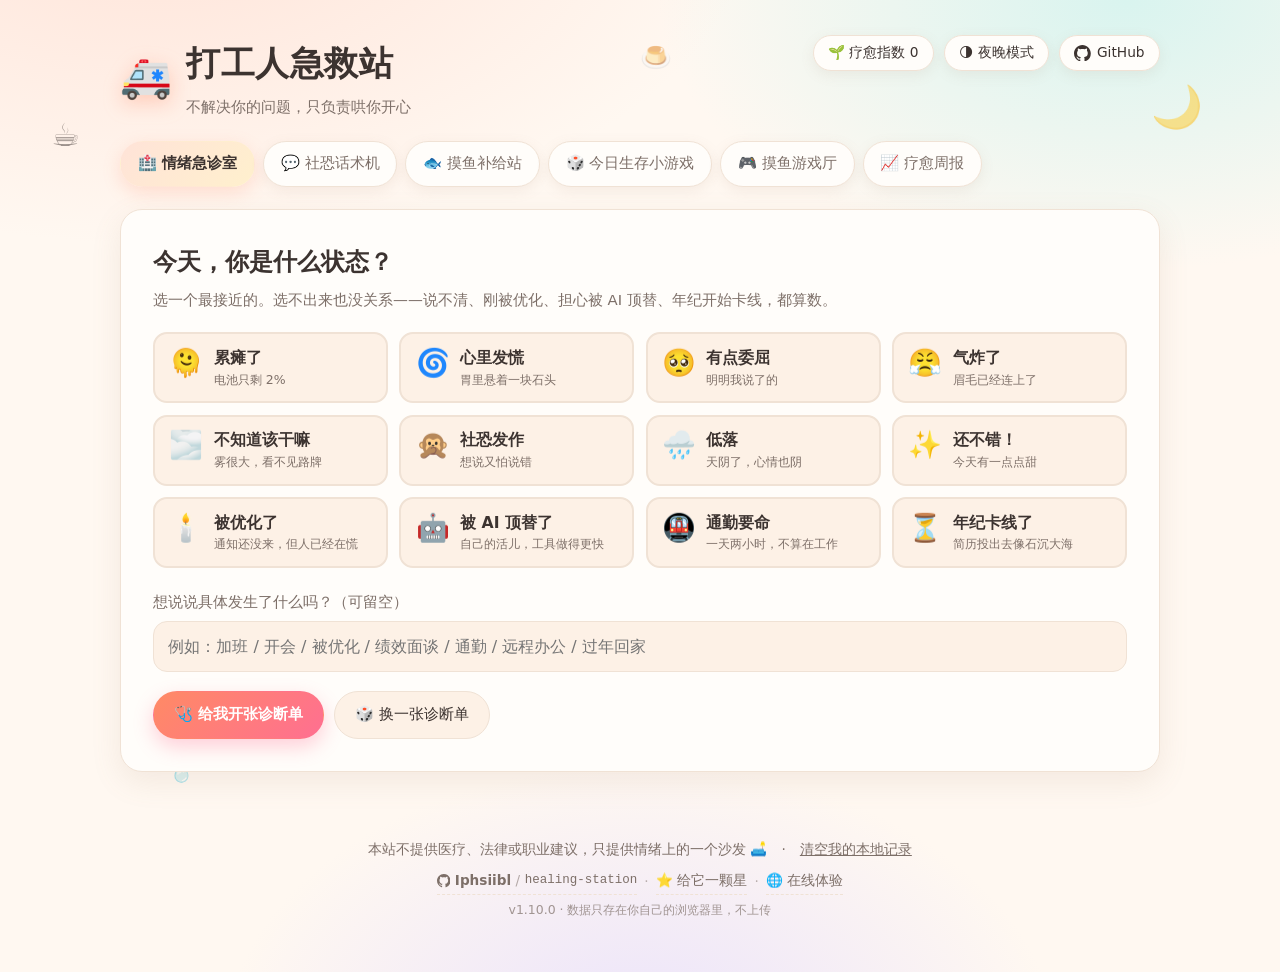
<file: healing-station/index.html>
<!doctype html>
<html lang="zh-CN">
<head>
<meta charset="utf-8">
<meta name="viewport" content="width=device-width, initial-scale=1, viewport-fit=cover">
<title>打工人急救站 · 一个只负责哄你的小站</title>
<meta name="description" content="打工人急救站：情绪急诊室、社恐话术机、摸鱼补给站、今日生存小游戏、摸鱼游戏厅。把上班的苦，兑换成一点甜。">
<link rel="icon" href="data:image/svg+xml,%3Csvg xmlns='http://www.w3.org/2000/svg' viewBox='0 0 100 100'%3E%3Ctext y='.9em' font-size='90'%3E🚑%3C/text%3E%3C/svg%3E">
<link rel="stylesheet" href="assets/styles.css">
<link rel="stylesheet" href="games/games.css">
</head>
<body>
<a class="skip-link" href="#main">跳到主要内容</a>

<div class="bg-deco" aria-hidden="true">
  <span class="blob blob-1">☕</span>
  <span class="blob blob-2">🌙</span>
  <span class="blob blob-3">🫧</span>
  <span class="blob blob-4">🌿</span>
  <span class="blob blob-5">🍮</span>
</div>

<header class="site-header">
  <div class="brand">
    <span class="brand-mark" aria-hidden="true">🚑</span>
    <div class="brand-text">
      <h1>打工人急救站</h1>
      <p class="brand-sub">不解决你的问题，只负责哄你开心</p>
    </div>
  </div>
  <div class="header-tools">
    <button class="chip chip-btn" id="energyChip" type="button" title="点击查看本周疗愈周报">疗愈指数 0</button>
    <button class="chip-btn" id="themeToggle" type="button" aria-pressed="false">🌗 夜晚模式</button>
    <a class="chip-btn gh-chip" href="https://github.com/Iphsiibl/healing-station" target="_blank" rel="noopener noreferrer"
       title="本项目的 GitHub 仓库：Iphsiibl/healing-station" aria-label="本项目的 GitHub 仓库 Iphsiibl/healing-station">
      <svg class="gh-mark" viewBox="0 0 16 16" aria-hidden="true" focusable="false"><path fill="currentColor" d="M8 0C3.58 0 0 3.58 0 8c0 3.54 2.29 6.53 5.47 7.59.4.07.55-.17.55-.38 0-.19-.01-.82-.01-1.49-2.01.37-2.53-.49-2.69-.94-.09-.23-.48-.94-.82-1.13-.28-.15-.68-.52-.01-.53.63-.01 1.08.58 1.23.82.72 1.21 1.87.87 2.33.66.07-.52.28-.87.51-1.07-1.78-.2-3.64-.89-3.64-3.95 0-.87.31-1.59.82-2.15-.08-.2-.36-1.02.08-2.12 0 0 .67-.21 2.2.82.64-.18 1.32-.27 2-.27s1.36.09 2 .27c1.53-1.04 2.2-.82 2.2-.82.44 1.1.16 1.92.08 2.12.51.56.82 1.27.82 2.15 0 3.07-1.87 3.75-3.65 3.95.29.25.54.73.54 1.48 0 1.07-.01 1.93-.01 2.2 0 .21.15.46.55.38A8.012 8.012 0 0 0 16 8c0-4.42-3.58-8-8-8Z"/></svg>
      <span>GitHub</span>
    </a>
  </div>
</header>

<nav class="tabs" role="tablist" aria-label="功能模块">
  <button class="tab is-active" role="tab" id="tab-clinic" aria-controls="panel-clinic" aria-selected="true" type="button">🏥 情绪急诊室</button>
  <button class="tab" role="tab" id="tab-talk" aria-controls="panel-talk" aria-selected="false" type="button">💬 社恐话术机</button>
  <button class="tab" role="tab" id="tab-fish" aria-controls="panel-fish" aria-selected="false" type="button">🐟 摸鱼补给站</button>
  <button class="tab" role="tab" id="tab-game" aria-controls="panel-game" aria-selected="false" type="button">🎲 今日生存小游戏</button>
  <button class="tab" role="tab" id="tab-games" aria-controls="panel-games" aria-selected="false" type="button">🎮 摸鱼游戏厅</button>
  <button class="tab" role="tab" id="tab-report" aria-controls="panel-report" aria-selected="false" type="button">📈 疗愈周报</button>
</nav>

<main id="main">
  <!-- ============ 情绪急诊室 ============ -->
  <section class="panel is-active" id="panel-clinic" role="tabpanel" aria-labelledby="tab-clinic" tabindex="-1">
    <form class="card" id="clinicForm" novalidate>
      <h2 class="card-title">今天，你是什么状态？</h2>
      <p class="card-hint">选一个最接近的。选不出来也没关系——说不清、刚被优化、担心被 AI 顶替、年纪开始卡线，都算数。</p>

      <p class="welcome-back" id="clinicWelcome" hidden></p>

      <div class="mood-grid" id="moodGrid" role="radiogroup" aria-label="选择今天的心情"></div>

      <label class="field" for="clinicKeyword">
        <span class="field-label">想说说具体发生了什么吗？（可留空）</span>
        <input id="clinicKeyword" type="text" maxlength="40" autocomplete="off"
               placeholder="例如：加班 / 开会 / 被优化 / 绩效面谈 / 通勤 / 远程办公 / 过年回家">
      </label>

      <div class="btn-row">
        <button class="btn primary" type="submit">🩺 给我开张诊断单</button>
        <button class="btn ghost" type="button" id="clinicAgain">🎲 换一张诊断单</button>
      </div>
    </form>

    <div class="result-card" id="clinicResult" hidden aria-live="polite">
      <div class="stamp" aria-hidden="true">已诊断 · 不收费</div>
      <p class="result-kicker" id="clinicMoodName">诊断书</p>
      <h3 class="result-title" id="clinicTitle"></h3>
      <p class="result-cause" id="clinicCause"></p>
      <h4 class="result-sub">🧪 病历分析</h4>
      <ul class="result-list" id="clinicAnalysis"></ul>
      <h4 class="result-sub">💊 今日处方</h4>
      <ul class="result-list remedies" id="clinicRemedies"></ul>
      <h4 class="result-sub">💌 来自值班护士的话</h4>
      <p class="result-blessing" id="clinicBlessing"></p>
      <h4 class="result-sub">🩹 复诊提醒</h4>
      <p class="result-checkup" id="clinicCheckup"></p>
      <div class="btn-row">
        <button class="btn ghost" type="button" id="clinicCopy">📋 复制诊断单</button>
        <button class="btn ghost" type="button" id="clinicShare">🔗 复制分享链接</button>
      </div>
    </div>
  </section>

  <!-- ============ 社恐话术机 ============ -->
  <section class="panel" id="panel-talk" role="tabpanel" aria-labelledby="tab-talk" tabindex="-1" hidden>
    <div class="card">
      <h2 class="card-title">遇到什么场面了？</h2>
      <p class="card-hint">挑一个最像你今天的，点一下。话术分四档：<b>怂</b>（安全牌）、<b>稳</b>（专业但有边界）、<b>浪</b>（幽默，胆子大）、<b>直球</b>（有底气地拒绝、把好处争取到手）。</p>
      <div class="scene-grid" id="sceneGrid" role="group" aria-label="选择职场场景"></div>
    </div>

    <div class="result-card" id="talkResult" hidden aria-live="polite">
      <p class="result-kicker" id="talkSceneName">话术</p>
      <h3 class="result-title" id="talkTitle"></h3>
      <div class="tone-tabs" role="tablist" aria-label="选择语气">
        <button class="tone-btn is-active" role="tab" data-tone="safe" aria-selected="true" type="button">🙈 怂 · 安全牌</button>
        <button class="tone-btn" role="tab" data-tone="pro" aria-selected="false" type="button">🧊 稳 · 有边界</button>
        <button class="tone-btn" role="tab" data-tone="wild" aria-selected="false" type="button">🎪 浪 · 胆子大</button>
        <button class="tone-btn" role="tab" data-tone="direct" aria-selected="false" type="button">🔥 直球 · 有底气</button>
      </div>
      <div class="reply-card" id="replyCard">
        <p class="reply-text" id="replyText"></p>
        <div class="btn-row">
          <button class="btn primary" type="button" id="replyCopy">📋 复制这句</button>
          <button class="btn ghost" type="button" id="replyReroll">🔁 换一句</button>
        </div>
      </div>
      <p class="tip" id="talkTip"></p>
      <div class="usage-note" id="talkUsage" hidden>
        <h4 class="result-sub">⚠️ 使用提醒</h4>
        <p class="usage-line usage-when" id="talkWhen"></p>
        <p class="usage-line usage-avoid" id="talkAvoid"></p>
      </div>
    </div>
  </section>

  <!-- ============ 摸鱼补给站 ============ -->
  <section class="panel" id="panel-fish" role="tabpanel" aria-labelledby="tab-fish" tabindex="-1" hidden>
    <div class="card">
      <h2 class="card-title">先假装你在工作</h2>
      <p class="card-hint">挑一个背景音，把音量调到刚好盖住键盘声。全部声音由算法实时合成，不加载任何音频文件，断网也能用。</p>
      <div class="sound-grid" id="soundGrid" role="group" aria-label="选择背景音"></div>
      <p class="sound-status" id="soundStatus" role="status" aria-live="polite">还没有在放声音 · 点一个背景音试试 🌧️</p>

      <label class="field" for="volRange">
        <span class="field-label">音量 <span id="volValue">50%</span></span>
        <input id="volRange" type="range" min="0" max="100" value="50" />
      </label>

      <div class="btn-row">
        <button class="btn ghost" type="button" id="soundStop">⏹ 停止播放</button>
        <button class="btn primary" type="button" id="bossKey">🕵 老板键（Esc）</button>
      </div>
      <p class="tip">小技巧：随时按 <b>Esc</b>（或点下面的「老板键」），整站会立刻变成一份看起来很忙的文档。</p>

      <h3 class="sub-title">老板键 · 挑一份伪装页</h3>
      <div class="boss-picker" id="bossPicker" role="group" aria-label="选择伪装页"></div>
      <p class="tip">选好之后按 <b>Esc</b>，整站会变成下面这份文档。表格和数字全是编的，但看起来非常忙。</p>
    </div>

    <div class="card breath-card">
      <h2 class="card-title">呼吸急救 · 3 分钟能做完</h2>
      <p class="card-hint">心跳快、手抖、脑子一片空白的时候，跟着圆圈呼吸就行。它不治病，只帮你把气匀回来。</p>
      <div class="breath-picker" id="breathPicker" role="group" aria-label="选择呼吸练习"></div>
      <div class="breath-stage">
        <div class="breath-circle" id="breathCircle" aria-hidden="true"><span id="breathCount">·</span></div>
        <div class="breath-info">
          <p class="breath-name" id="breathName">箱式呼吸</p>
          <p class="breath-phase" id="breathPhase" role="status" aria-live="polite">准备好了就点「开始呼吸」</p>
          <p class="breath-tip" id="breathTip"></p>
          <p class="breath-when" id="breathWhen"></p>
        </div>
      </div>
      <div class="btn-row">
        <button class="btn primary" type="button" id="breathStart">▶ 开始呼吸</button>
        <button class="btn ghost" type="button" id="breathStop">⏹ 停下</button>
      </div>
    </div>

    <div class="card pomo-card">
      <h2 class="card-title">番茄钟 · 假装专注</h2>
      <p class="card-hint">25 分钟专注，5 分钟休息；赶工的时候也可以切 15 分钟。到点有提示音。</p>
      <div class="pomo">
        <svg class="pomo-ring" viewBox="0 0 120 120" aria-hidden="true">
          <circle class="pomo-track" cx="60" cy="60" r="52"></circle>
          <circle class="pomo-prog" id="pomoRing" cx="60" cy="60" r="52"></circle>
        </svg>
        <div class="pomo-face">
          <p class="pomo-time" id="pomoTime">25:00</p>
          <p class="pomo-mode" id="pomoMode">专注中（未开始）</p>
        </div>
      </div>
      <div class="btn-row">
        <button class="btn primary" type="button" id="pomoStart">▶ 开始</button>
        <button class="btn ghost" type="button" id="pomoReset">↺ 重置</button>
        <button class="btn ghost" type="button" id="pomoModeBtn">🔄 切换 25 / 5 / 15 分钟</button>
      </div>
    </div>
  </section>

  <!-- ============ 今日生存小游戏 ============ -->
  <section class="panel" id="panel-game" role="tabpanel" aria-labelledby="tab-game" tabindex="-1" hidden>
    <div class="card story-card" id="storyCard">
      <h2 class="card-title" id="storyTitle">今天能准时下班吗？</h2>
      <p class="card-hint" id="storySubtitle">两部只有几个按钮的职场生存剧：今天能不能准时下班，以及被裁的那天。没有正确答案，只有一条属于你的路。</p>
      <div class="story-tabs" id="storyTabs" role="group" aria-label="选择一部剧"></div>
      <div class="story-head">
        <span class="story-emoji" id="storyEmoji">🌅</span>
        <div class="story-head-text">
          <h3 class="story-scene" id="storyScene">早上 8:55，工位</h3>
          <p class="story-hearts" id="storyHearts"></p>
        </div>
      </div>
      <p class="story-text" id="storyText"></p>
      <div class="story-choices" id="storyChoices" role="group" aria-label="选择你的行动"></div>
      <p class="story-tip" id="storyTip" hidden></p>
      <div class="btn-row">
        <button class="btn ghost" type="button" id="storyRestart">🔁 重新开始</button>
        <button class="btn ghost" type="button" id="storyPathBtn">📜 看我走了哪条路</button>
      </div>
      <pre class="story-path" id="storyPath" hidden></pre>
    </div>

    <div class="result-card" id="storyEndingCard" hidden aria-live="polite">
      <div class="stamp" aria-hidden="true">今日结局</div>
      <p class="result-kicker" id="storyEndGrade"></p>
      <h3 class="result-title" id="storyEndTitle"></h3>
      <p class="result-cause" id="storyEndDesc"></p>
      <h4 class="result-sub">💌 来自值班护士的话</h4>
      <p class="result-blessing" id="storyEndComfort"></p>
      <h4 class="result-sub">🧭 下次可以试试</h4>
      <p class="tip" id="storyEndTip"></p>
      <div class="btn-row">
        <button class="btn primary" type="button" id="storyAgain">🔁 再来一局</button>
      </div>
    </div>
  </section>
  <!-- ============ 摸鱼游戏厅 ============ -->
  <section class="panel" id="panel-games" role="tabpanel" aria-labelledby="tab-games" tabindex="-1" hidden>
    <div class="card">
      <h2 class="card-title">摸鱼游戏厅</h2>
      <p class="card-hint">点开就能玩的像素小游戏：一局一分钟，手残也能玩。所有画面由代码现场画出来，不加载任何图片和音频文件。</p>
      <p class="tip">v1.5 起画布翻倍到 320×288：墙、窗、挂钟、工位、地毯、木栈桥都是一颗一颗手绘的像素，细节比上一版多了一倍。</p>
      <div class="challenge-card" id="challengeCard" hidden>
        <div class="challenge-head">
          <span class="challenge-emoji" aria-hidden="true">🎯</span>
          <div class="challenge-head-text">
            <h3 class="challenge-title">今日彩蛋</h3>
            <p class="challenge-min">一天一件小事，三分钟以内能做完</p>
          </div>
        </div>
        <p class="challenge-text" id="challengeText"></p>
        <p class="challenge-hint" id="challengeHint"></p>
        <div class="btn-row">
          <button class="btn ghost" type="button" id="challengeDone" aria-pressed="false">我做完了</button>
        </div>
      </div>
      <div id="gameHall"></div>
      <p class="tip">想把最喜欢的那一款单独放进自己的网页？用 <b>&lt;iframe src="games/index.html?game=mole"&gt;</b> 就行。</p>
    </div>
  </section>
  <!-- ============ 疗愈周报 ============ -->
  <section class="panel" id="panel-report" role="tabpanel" aria-labelledby="tab-report" tabindex="-1" hidden>
    <div class="card">
      <h2 class="card-title">本周，你被哄了几次？</h2>
      <p class="card-hint">所有记录只存在你自己的浏览器里，不上传、不联网。</p>

      <div class="report-switch" role="group" aria-label="统计范围">
        <button class="switch-btn is-selected" id="reportWeek" type="button" aria-pressed="true">📅 本周</button>
        <button class="switch-btn" id="reportMonth" type="button" aria-pressed="false">🗓️ 本月</button>
      </div>

      <div class="report-empty" id="reportEmpty" hidden>
        <p class="report-empty-emoji" aria-hidden="true">🫙</p>
        <p>本周还是空的。</p>
        <p class="tip">先去急诊室开一张诊断单，或者去摸鱼补给站听三分钟雨。</p>
      </div>

      <div class="report-body" id="reportBody">
        <p class="report-summary" id="reportSummary"></p>
        <div class="streak-card" id="reportStreak"></div>
        <div class="report-stats" id="reportStats"></div>
        <h4 class="result-sub" id="reportChartTitle">📊 近 7 天</h4>
        <div class="report-chart" id="reportChart" role="img" aria-label="近七天使用次数柱状图"></div>
        <h4 class="result-sub">🗓️ 近 30 天</h4>
        <div class="report-heatmap" id="reportHeatmap" role="img" aria-label="近三十天使用热力日历，越深表示当天来过的次数越多"></div>
        <h4 class="result-sub">🏅 徽章</h4>
        <div class="report-badges" id="reportBadges"></div>
        <h4 class="result-sub" id="reportTagTitle">🏷️ 这周的高频关键词</h4>
        <div class="report-tags" id="reportTags"></div>
        <h4 class="result-sub">📋 分享模板</h4>
        <div class="report-share" id="reportShare" role="group" aria-label="分享文案模板"></div>
        <pre class="report-share-preview" id="reportSharePreview"></pre>
        <p class="tip">这些数字只是记录，不是对你这个人的评价。断签也不扣分，随时可以重新开始。</p>
        <div class="btn-row">
          <button class="btn primary" type="button" id="reportCopy">📋 复制我的周报</button>
          <button class="btn ghost" type="button" id="reportToClinic">🏥 回到急诊室</button>
        </div>
      </div>
    </div>
  </section>
</main>

<footer class="site-footer">
  <p>本站不提供医疗、法律或职业建议，只提供情绪上的一个沙发 🛋️　·　<a href="#" id="resetData">清空我的本地记录</a></p>
  <p class="footer-gh">
    <a class="gh-link" href="https://github.com/Iphsiibl/healing-station" target="_blank" rel="noopener noreferrer" title="在 GitHub 上查看本项目源码">
      <svg class="gh-mark" viewBox="0 0 16 16" aria-hidden="true" focusable="false"><path fill="currentColor" d="M8 0C3.58 0 0 3.58 0 8c0 3.54 2.29 6.53 5.47 7.59.4.07.55-.17.55-.38 0-.19-.01-.82-.01-1.49-2.01.37-2.53-.49-2.69-.94-.09-.23-.48-.94-.82-1.13-.28-.15-.68-.52-.01-.53.63-.01 1.08.58 1.23.82.72 1.21 1.87.87 2.33.66.07-.52.28-.87.51-1.07-1.78-.2-3.64-.89-3.64-3.95 0-.87.31-1.59.82-2.15-.08-.2-.36-1.02.08-2.12 0 0 .67-.21 2.2.82.64-.18 1.32-.27 2-.27s1.36.09 2 .27c1.53-1.04 2.2-.82 2.2-.82.44 1.1.16 1.92.08 2.12.51.56.82 1.27.82 2.15 0 3.07-1.87 3.75-3.65 3.95.29.25.54.73.54 1.48 0 1.07-.01 1.93-.01 2.2 0 .21.15.46.55.38A8.012 8.012 0 0 0 16 8c0-4.42-3.58-8-8-8Z"/></svg>
      <span class="gh-owner">Iphsiibl</span><span class="gh-sep">/</span><span class="gh-repo">healing-station</span>
    </a>
    <span class="gh-dot">·</span>
    <a class="gh-link" href="https://github.com/Iphsiibl/healing-station/stargazers" target="_blank" rel="noopener noreferrer">⭐ 给它一颗星</a>
    <span class="gh-dot">·</span>
    <a class="gh-link" href="https://iphsiibl.github.io/healing-station/" target="_blank" rel="noopener noreferrer">🌐 在线体验</a>
  </p>
  <p class="version">v1.10.0 · 数据只存在你自己的浏览器里，不上传</p>
</footer>

<div class="boss-screen" id="bossScreen" role="dialog" aria-modal="true" aria-label="正在开会" tabindex="-1" hidden>
  <div class="boss-doc">
    <div class="boss-doc-head">
      <h2 id="bossDocTitle">Q3 业务复盘 &amp; 下阶段目标对齐</h2>
      <span class="boss-tag" id="bossDocTag">内部资料 · 请勿外传</span>
    </div>
    <table class="boss-table">
      <thead>
        <tr id="bossDocHead"></tr>
      </thead>
      <tbody id="bossDocBody"></tbody>
    </table>
    <ul class="boss-list" id="bossDocList"></ul>
    <p class="boss-hint">点击任意处返回 · 或按 Esc</p>
  </div>
</div>

<script src="assets/js/data-moods.js"></script>
<script src="assets/js/data-scenes.js"></script>
<script src="assets/js/data-story.js"></script>
<script src="assets/js/data-story2.js"></script>
<script src="assets/js/data-challenges.js"></script>
<script src="assets/js/data-breath.js"></script>
<script src="assets/js/data-boss.js"></script>
<script src="assets/js/data-badges.js"></script>
<script src="assets/js/engine.js"></script>
<script src="assets/js/audio.js"></script>
<script src="games/pixel.js"></script>
<script src="games/sprites.js"></script>
<script src="games/game-mole.js"></script>
<script src="games/game-dodge.js"></script>
<script src="games/game-match3.js"></script>
<script src="games/game-fish.js"></script>
<script src="games/game-recall.js"></script>
<script src="games/hall.js"></script>
<script src="assets/js/app.js"></script>
</body>
</html>
</file>
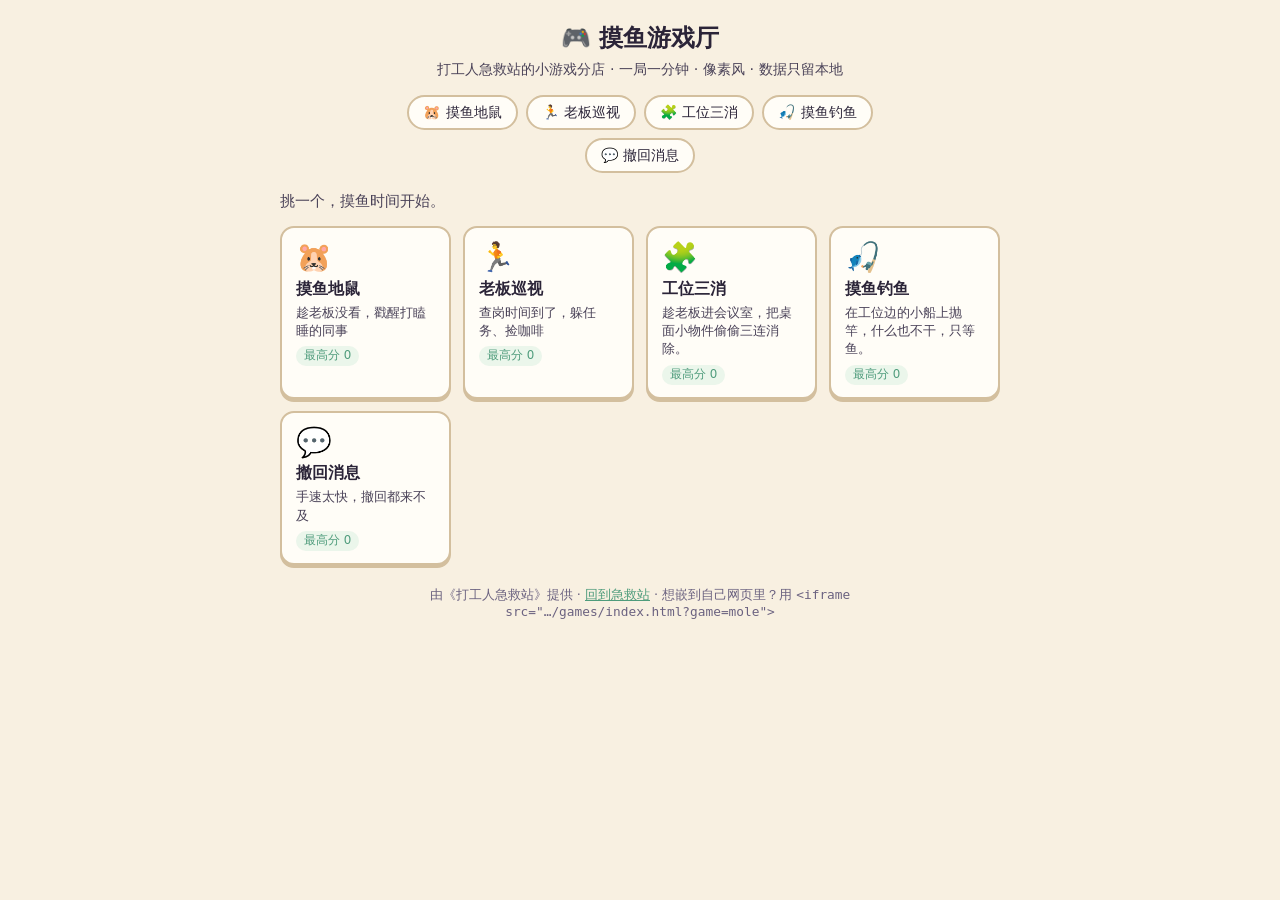
<file: healing-station/games/index.html>
<!DOCTYPE html>
<html lang="zh-CN">
<head>
<meta charset="utf-8">
<meta name="viewport" content="width=device-width, initial-scale=1, viewport-fit=cover">
<title>摸鱼游戏厅 · 打工人急救站</title>
<meta name="description" content="打工人急救站 · 摸鱼游戏厅：像素风网页小游戏，点击即玩，可嵌入任意网页。">
<link rel="stylesheet" href="games.css">
</head>
<body class="sg-body">

<header class="sg-head">
  <h1>🎮 摸鱼游戏厅</h1>
  <p>打工人急救站的小游戏分店 · 一局一分钟 · 像素风 · 数据只留本地</p>
  <nav class="sg-tabs" id="sgTabs" aria-label="小游戏选择"></nav>
</header>

<main class="sg-main" id="sgRoot"></main>

<footer class="sg-foot">
  由《打工人急救站》提供 ·
  <a href="../index.html">回到急救站</a> ·
  想嵌到自己网页里？用
  <code>&lt;iframe src="…/games/index.html?game=mole"&gt;</code>
</footer>

<script src="pixel.js"></script>
<script src="sprites.js"></script>
<script src="game-mole.js"></script>
<script src="game-dodge.js"></script>
<script src="game-match3.js"></script>
<script src="game-fish.js"></script>
<script src="game-recall.js"></script>
<script src="hall.js"></script>
<script>
/* 独立嵌入页：?game=mole 直接开那一款，没有参数就显示大厅 */
(function () {
  'use strict';
  function pickGame() {
    var m = /[?&]game=([a-z0-9_-]+)/i.exec(window.location.search || '');
    return m ? m[1] : '';
  }
  function renderTabs(active) {
    var nav = document.getElementById('sgTabs');
    if (!nav) return;
    nav.innerHTML = '';
    var games = window.HS_GAMES.list();
    for (var i = 0; i < games.length; i++) {
      (function (def) {
        var b = document.createElement('button');
        b.type = 'button';
        b.className = 'sg-tab' + (def.id === active ? ' is-active' : '');
        b.textContent = (def.emoji || '🎮') + ' ' + (def.title || def.id);
        b.addEventListener('click', function () {
          window.location.search = '?game=' + def.id;
        });
        nav.appendChild(b);
      })(games[i]);
    }
  }
  var root = document.getElementById('sgRoot');
  var id = pickGame();
  var valid = id && window.HS_GAMES.get(id) ? id : '';
  renderTabs(valid);
  if (root && window.HS_HALL) {
    window.HS_HALL.mount(root, valid ? { game: valid } : {});
  }
})();
</script>
</body>
</html>
</file>
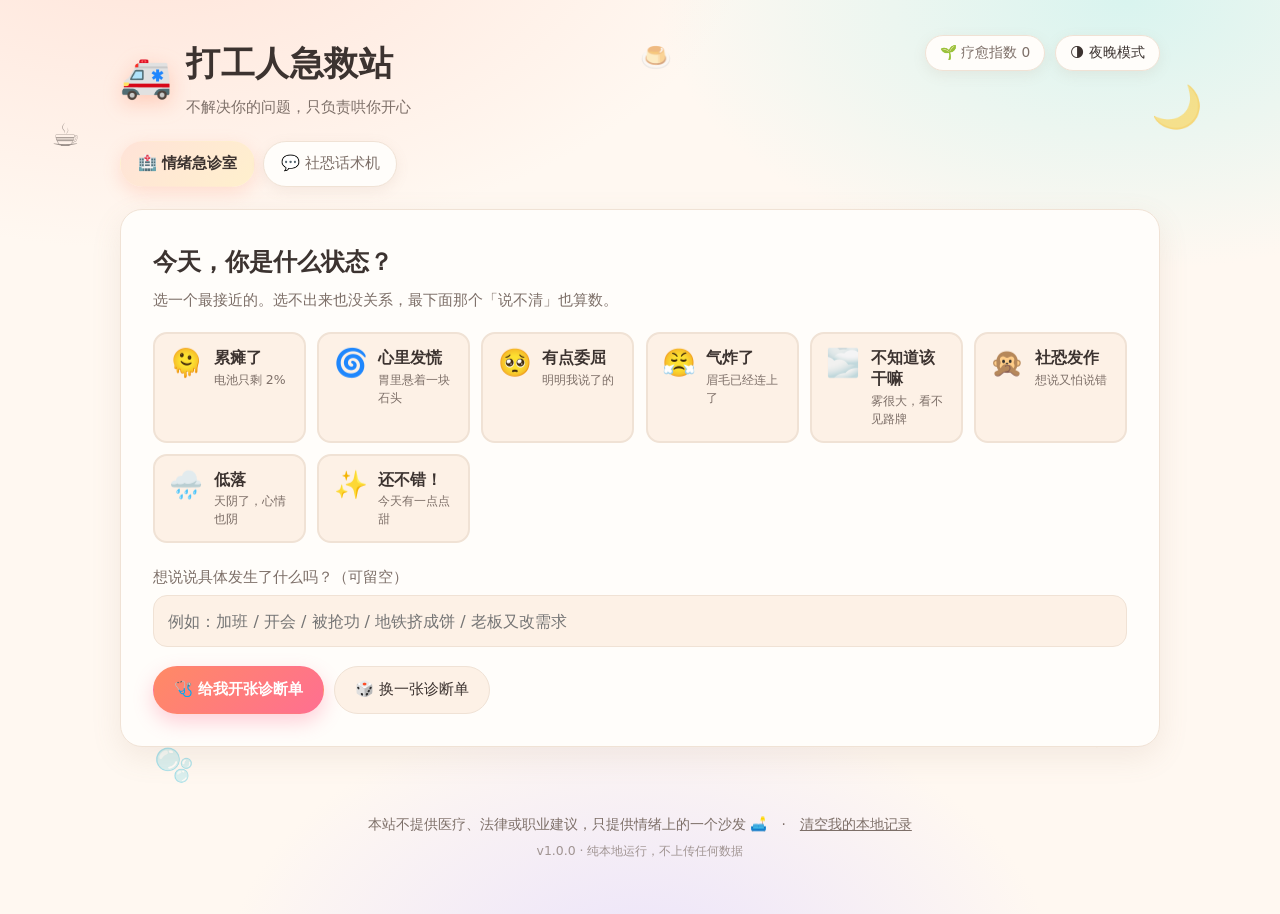
<file: healing-station/versions/v1.0.0/index.html>
<!doctype html>
<html lang="zh-CN">
<head>
<meta charset="utf-8">
<meta name="viewport" content="width=device-width, initial-scale=1, viewport-fit=cover">
<title>打工人急救站 · 一个只负责哄你的小站</title>
<meta name="description" content="打工人急救站：情绪急诊室、社恐话术机、摸鱼补给站、今日生存小游戏。把上班的苦，兑换成一点甜。">
<link rel="icon" href="data:image/svg+xml,%3Csvg xmlns='http://www.w3.org/2000/svg' viewBox='0 0 100 100'%3E%3Ctext y='.9em' font-size='90'%3E🚑%3C/text%3E%3C/svg%3E">
<link rel="stylesheet" href="assets/styles.css">
</head>
<body>
<a class="skip-link" href="#main">跳到主要内容</a>

<div class="bg-deco" aria-hidden="true">
  <span class="blob blob-1">☕</span>
  <span class="blob blob-2">🌙</span>
  <span class="blob blob-3">🫧</span>
  <span class="blob blob-4">🌿</span>
  <span class="blob blob-5">🍮</span>
</div>

<header class="site-header">
  <div class="brand">
    <span class="brand-mark" aria-hidden="true">🚑</span>
    <div class="brand-text">
      <h1>打工人急救站</h1>
      <p class="brand-sub">不解决你的问题，只负责哄你开心</p>
    </div>
  </div>
  <div class="header-tools">
    <span class="chip" id="energyChip" title="今天你使用本站的次数">疗愈指数 0</span>
    <button class="chip-btn" id="themeToggle" type="button" aria-pressed="false">🌗 夜晚模式</button>
  </div>
</header>

<nav class="tabs" role="tablist" aria-label="功能模块">
  <button class="tab is-active" role="tab" id="tab-clinic" aria-controls="panel-clinic" aria-selected="true" type="button">🏥 情绪急诊室</button>
  <button class="tab" role="tab" id="tab-talk" aria-controls="panel-talk" aria-selected="false" type="button">💬 社恐话术机</button>
</nav>

<main id="main">
  <!-- ============ 情绪急诊室 ============ -->
  <section class="panel is-active" id="panel-clinic" role="tabpanel" aria-labelledby="tab-clinic" tabindex="-1">
    <form class="card" id="clinicForm" novalidate>
      <h2 class="card-title">今天，你是什么状态？</h2>
      <p class="card-hint">选一个最接近的。选不出来也没关系，最下面那个「说不清」也算数。</p>

      <div class="mood-grid" id="moodGrid" role="radiogroup" aria-label="选择今天的心情"></div>

      <label class="field" for="clinicKeyword">
        <span class="field-label">想说说具体发生了什么吗？（可留空）</span>
        <input id="clinicKeyword" type="text" maxlength="40" autocomplete="off"
               placeholder="例如：加班 / 开会 / 被抢功 / 地铁挤成饼 / 老板又改需求">
      </label>

      <div class="btn-row">
        <button class="btn primary" type="submit">🩺 给我开张诊断单</button>
        <button class="btn ghost" type="button" id="clinicAgain">🎲 换一张诊断单</button>
      </div>
    </form>

    <div class="result-card" id="clinicResult" hidden aria-live="polite">
      <div class="stamp" aria-hidden="true">已诊断 · 不收费</div>
      <p class="result-kicker" id="clinicMoodName">诊断书</p>
      <h3 class="result-title" id="clinicTitle"></h3>
      <p class="result-cause" id="clinicCause"></p>
      <h4 class="result-sub">🧪 病历分析</h4>
      <ul class="result-list" id="clinicAnalysis"></ul>
      <h4 class="result-sub">💊 今日处方</h4>
      <ul class="result-list remedies" id="clinicRemedies"></ul>
      <h4 class="result-sub">💌 来自值班护士的话</h4>
      <p class="result-blessing" id="clinicBlessing"></p>
      <div class="btn-row">
        <button class="btn ghost" type="button" id="clinicCopy">📋 复制诊断单</button>
        <button class="btn ghost" type="button" id="clinicShare">🔗 复制分享链接</button>
      </div>
    </div>
  </section>

  <!-- ============ 社恐话术机 ============ -->
  <section class="panel" id="panel-talk" role="tabpanel" aria-labelledby="tab-talk" tabindex="-1" hidden>
    <div class="card">
      <h2 class="card-title">遇到什么场面了？</h2>
      <p class="card-hint">挑一个最像你今天的，点一下。话术分三档：<b>怂</b>（安全牌）、<b>稳</b>（专业但有边界）、<b>浪</b>（幽默，胆子大）。</p>
      <div class="scene-grid" id="sceneGrid" role="group" aria-label="选择职场场景"></div>
    </div>

    <div class="result-card" id="talkResult" hidden aria-live="polite">
      <p class="result-kicker" id="talkSceneName">话术</p>
      <h3 class="result-title" id="talkTitle"></h3>
      <div class="tone-tabs" role="tablist" aria-label="选择语气">
        <button class="tone-btn is-active" role="tab" data-tone="safe" aria-selected="true" type="button">🙈 怂 · 安全牌</button>
        <button class="tone-btn" role="tab" data-tone="pro" aria-selected="false" type="button">🧊 稳 · 有边界</button>
        <button class="tone-btn" role="tab" data-tone="wild" aria-selected="false" type="button">🎪 浪 · 胆子大</button>
      </div>
      <div class="reply-card" id="replyCard">
        <p class="reply-text" id="replyText"></p>
        <div class="btn-row">
          <button class="btn primary" type="button" id="replyCopy">📋 复制这句</button>
          <button class="btn ghost" type="button" id="replyReroll">🔁 换一句</button>
        </div>
      </div>
      <p class="tip" id="talkTip"></p>
    </div>
  </section>
</main>

<footer class="site-footer">
  <p>本站不提供医疗、法律或职业建议，只提供情绪上的一个沙发 🛋️　·　<a href="#" id="resetData">清空我的本地记录</a></p>
  <p class="version">v1.0.0 · 纯本地运行，不上传任何数据</p>
</footer>

<script src="assets/js/data-moods.js"></script>
<script src="assets/js/data-scenes.js"></script>
<script src="assets/js/engine.js"></script>
<script src="assets/js/app.js"></script>
</body>
</html>
</file>
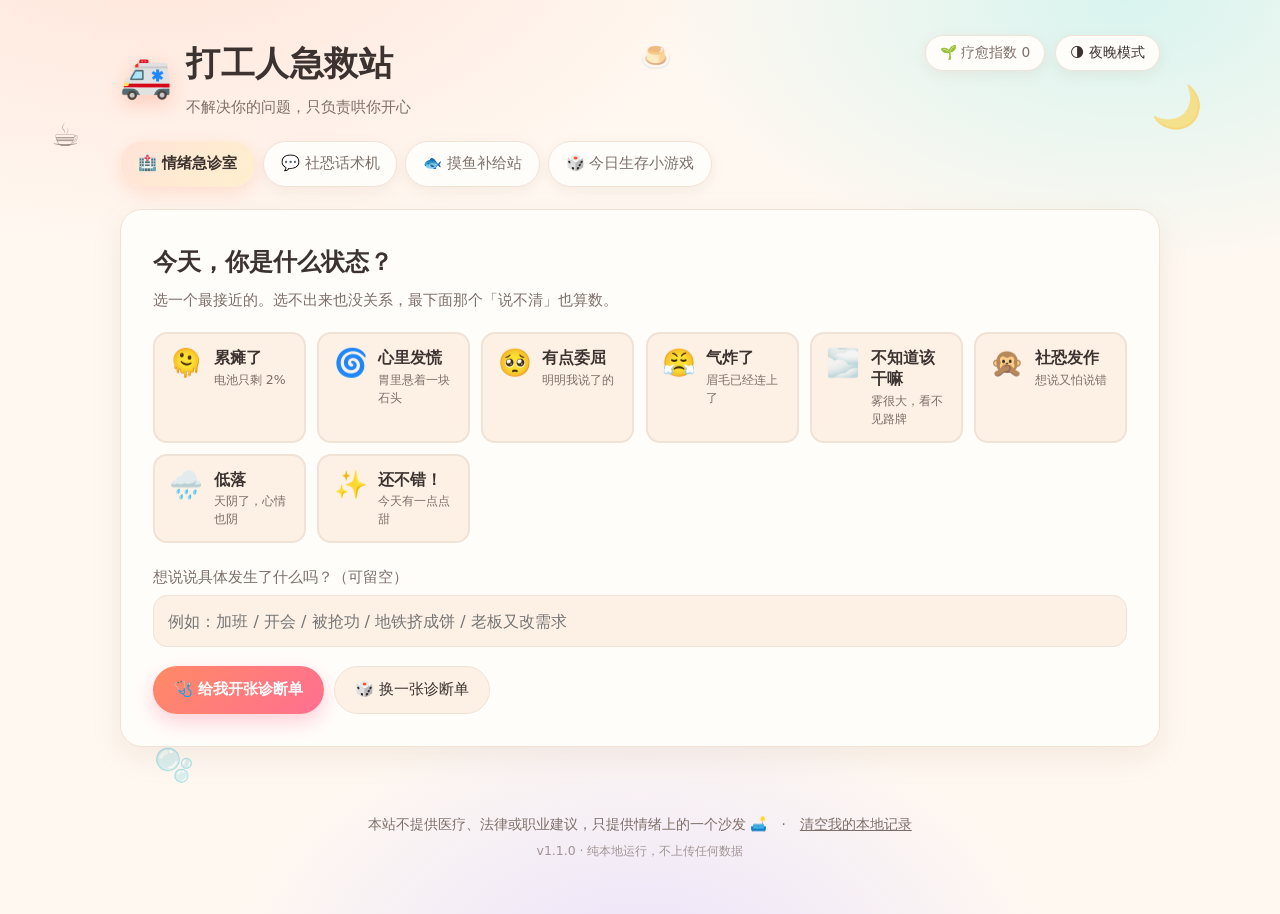
<file: healing-station/versions/v1.1.0/index.html>
<!doctype html>
<html lang="zh-CN">
<head>
<meta charset="utf-8">
<meta name="viewport" content="width=device-width, initial-scale=1, viewport-fit=cover">
<title>打工人急救站 · 一个只负责哄你的小站</title>
<meta name="description" content="打工人急救站：情绪急诊室、社恐话术机、摸鱼补给站、今日生存小游戏。把上班的苦，兑换成一点甜。">
<link rel="icon" href="data:image/svg+xml,%3Csvg xmlns='http://www.w3.org/2000/svg' viewBox='0 0 100 100'%3E%3Ctext y='.9em' font-size='90'%3E🚑%3C/text%3E%3C/svg%3E">
<link rel="stylesheet" href="assets/styles.css">
</head>
<body>
<a class="skip-link" href="#main">跳到主要内容</a>

<div class="bg-deco" aria-hidden="true">
  <span class="blob blob-1">☕</span>
  <span class="blob blob-2">🌙</span>
  <span class="blob blob-3">🫧</span>
  <span class="blob blob-4">🌿</span>
  <span class="blob blob-5">🍮</span>
</div>

<header class="site-header">
  <div class="brand">
    <span class="brand-mark" aria-hidden="true">🚑</span>
    <div class="brand-text">
      <h1>打工人急救站</h1>
      <p class="brand-sub">不解决你的问题，只负责哄你开心</p>
    </div>
  </div>
  <div class="header-tools">
    <span class="chip" id="energyChip" title="今天你使用本站的次数">疗愈指数 0</span>
    <button class="chip-btn" id="themeToggle" type="button" aria-pressed="false">🌗 夜晚模式</button>
  </div>
</header>

<nav class="tabs" role="tablist" aria-label="功能模块">
  <button class="tab is-active" role="tab" id="tab-clinic" aria-controls="panel-clinic" aria-selected="true" type="button">🏥 情绪急诊室</button>
  <button class="tab" role="tab" id="tab-talk" aria-controls="panel-talk" aria-selected="false" type="button">💬 社恐话术机</button>
  <button class="tab" role="tab" id="tab-fish" aria-controls="panel-fish" aria-selected="false" type="button">🐟 摸鱼补给站</button>
  <button class="tab" role="tab" id="tab-game" aria-controls="panel-game" aria-selected="false" type="button">🎲 今日生存小游戏</button>
</nav>

<main id="main">
  <!-- ============ 情绪急诊室 ============ -->
  <section class="panel is-active" id="panel-clinic" role="tabpanel" aria-labelledby="tab-clinic" tabindex="-1">
    <form class="card" id="clinicForm" novalidate>
      <h2 class="card-title">今天，你是什么状态？</h2>
      <p class="card-hint">选一个最接近的。选不出来也没关系，最下面那个「说不清」也算数。</p>

      <div class="mood-grid" id="moodGrid" role="radiogroup" aria-label="选择今天的心情"></div>

      <label class="field" for="clinicKeyword">
        <span class="field-label">想说说具体发生了什么吗？（可留空）</span>
        <input id="clinicKeyword" type="text" maxlength="40" autocomplete="off"
               placeholder="例如：加班 / 开会 / 被抢功 / 地铁挤成饼 / 老板又改需求">
      </label>

      <div class="btn-row">
        <button class="btn primary" type="submit">🩺 给我开张诊断单</button>
        <button class="btn ghost" type="button" id="clinicAgain">🎲 换一张诊断单</button>
      </div>
    </form>

    <div class="result-card" id="clinicResult" hidden aria-live="polite">
      <div class="stamp" aria-hidden="true">已诊断 · 不收费</div>
      <p class="result-kicker" id="clinicMoodName">诊断书</p>
      <h3 class="result-title" id="clinicTitle"></h3>
      <p class="result-cause" id="clinicCause"></p>
      <h4 class="result-sub">🧪 病历分析</h4>
      <ul class="result-list" id="clinicAnalysis"></ul>
      <h4 class="result-sub">💊 今日处方</h4>
      <ul class="result-list remedies" id="clinicRemedies"></ul>
      <h4 class="result-sub">💌 来自值班护士的话</h4>
      <p class="result-blessing" id="clinicBlessing"></p>
      <div class="btn-row">
        <button class="btn ghost" type="button" id="clinicCopy">📋 复制诊断单</button>
        <button class="btn ghost" type="button" id="clinicShare">🔗 复制分享链接</button>
      </div>
    </div>
  </section>

  <!-- ============ 社恐话术机 ============ -->
  <section class="panel" id="panel-talk" role="tabpanel" aria-labelledby="tab-talk" tabindex="-1" hidden>
    <div class="card">
      <h2 class="card-title">遇到什么场面了？</h2>
      <p class="card-hint">挑一个最像你今天的，点一下。话术分三档：<b>怂</b>（安全牌）、<b>稳</b>（专业但有边界）、<b>浪</b>（幽默，胆子大）。</p>
      <div class="scene-grid" id="sceneGrid" role="group" aria-label="选择职场场景"></div>
    </div>

    <div class="result-card" id="talkResult" hidden aria-live="polite">
      <p class="result-kicker" id="talkSceneName">话术</p>
      <h3 class="result-title" id="talkTitle"></h3>
      <div class="tone-tabs" role="tablist" aria-label="选择语气">
        <button class="tone-btn is-active" role="tab" data-tone="safe" aria-selected="true" type="button">🙈 怂 · 安全牌</button>
        <button class="tone-btn" role="tab" data-tone="pro" aria-selected="false" type="button">🧊 稳 · 有边界</button>
        <button class="tone-btn" role="tab" data-tone="wild" aria-selected="false" type="button">🎪 浪 · 胆子大</button>
      </div>
      <div class="reply-card" id="replyCard">
        <p class="reply-text" id="replyText"></p>
        <div class="btn-row">
          <button class="btn primary" type="button" id="replyCopy">📋 复制这句</button>
          <button class="btn ghost" type="button" id="replyReroll">🔁 换一句</button>
        </div>
      </div>
      <p class="tip" id="talkTip"></p>
    </div>
  </section>

  <!-- ============ 摸鱼补给站 ============ -->
  <section class="panel" id="panel-fish" role="tabpanel" aria-labelledby="tab-fish" tabindex="-1" hidden>
    <div class="card">
      <h2 class="card-title">先假装你在工作</h2>
      <p class="card-hint">挑一个背景音，把音量调到刚好盖住键盘声。全部声音由算法实时合成，不加载任何音频文件，断网也能用。</p>
      <div class="sound-grid" id="soundGrid" role="group" aria-label="选择背景音"></div>

      <label class="field" for="volRange">
        <span class="field-label">音量 <span id="volValue">50%</span></span>
        <input id="volRange" type="range" min="0" max="100" value="50" />
      </label>

      <div class="btn-row">
        <button class="btn ghost" type="button" id="soundStop">⏹ 停止播放</button>
        <button class="btn primary" type="button" id="bossKey">🕵 老板键（Esc）</button>
      </div>
      <p class="tip">小技巧：随时按 <b>Esc</b>（或点右上角的「老板键」），整站会立刻变成一份正在进行的「Q3 业务复盘」。</p>
    </div>

    <div class="card pomo-card">
      <h2 class="card-title">番茄钟 · 假装专注</h2>
      <p class="card-hint">25 分钟专注，5 分钟休息。到点有提示音。</p>
      <div class="pomo">
        <svg class="pomo-ring" viewBox="0 0 120 120" aria-hidden="true">
          <circle class="pomo-track" cx="60" cy="60" r="52"></circle>
          <circle class="pomo-prog" id="pomoRing" cx="60" cy="60" r="52"></circle>
        </svg>
        <div class="pomo-face">
          <p class="pomo-time" id="pomoTime">25:00</p>
          <p class="pomo-mode" id="pomoMode">专注中（未开始）</p>
        </div>
      </div>
      <div class="btn-row">
        <button class="btn primary" type="button" id="pomoStart">▶ 开始</button>
        <button class="btn ghost" type="button" id="pomoReset">↺ 重置</button>
        <button class="btn ghost" type="button" id="pomoModeBtn">🔄 切换 25 / 5 分钟</button>
      </div>
    </div>
  </section>

  <!-- ============ 今日生存小游戏 ============ -->
  <section class="panel" id="panel-game" role="tabpanel" aria-labelledby="tab-game" tabindex="-1" hidden>
    <div class="card story-card" id="storyCard">
      <h2 class="card-title">今天能准时下班吗？</h2>
      <p class="card-hint">一部只有几个按钮的职场生存剧。没有正确答案，只有一条属于你的路。</p>
      <div class="story-head">
        <span class="story-emoji" id="storyEmoji">🌅</span>
        <div class="story-head-text">
          <h3 class="story-scene" id="storyScene">早上 8:55，工位</h3>
          <p class="story-hearts" id="storyHearts"></p>
        </div>
      </div>
      <p class="story-text" id="storyText"></p>
      <div class="story-choices" id="storyChoices" role="group" aria-label="选择你的行动"></div>
      <p class="story-tip" id="storyTip" hidden></p>
      <div class="btn-row">
        <button class="btn ghost" type="button" id="storyRestart">🔁 重新开始</button>
        <button class="btn ghost" type="button" id="storyPathBtn">📜 看我走了哪条路</button>
      </div>
      <pre class="story-path" id="storyPath" hidden></pre>
    </div>

    <div class="result-card" id="storyEndingCard" hidden aria-live="polite">
      <div class="stamp" aria-hidden="true">今日结局</div>
      <p class="result-kicker" id="storyEndGrade"></p>
      <h3 class="result-title" id="storyEndTitle"></h3>
      <p class="result-cause" id="storyEndDesc"></p>
      <h4 class="result-sub">💌 来自值班护士的话</h4>
      <p class="result-blessing" id="storyEndComfort"></p>
      <h4 class="result-sub">🧭 下次可以试试</h4>
      <p class="tip" id="storyEndTip"></p>
      <div class="btn-row">
        <button class="btn primary" type="button" id="storyAgain">🔁 再来一局</button>
      </div>
    </div>
  </section>
</main>

<footer class="site-footer">
  <p>本站不提供医疗、法律或职业建议，只提供情绪上的一个沙发 🛋️　·　<a href="#" id="resetData">清空我的本地记录</a></p>
  <p class="version">v1.1.0 · 纯本地运行，不上传任何数据</p>
</footer>

<div class="boss-screen" id="bossScreen" role="dialog" aria-modal="true" aria-label="正在开会" tabindex="-1" hidden>
  <div class="boss-doc">
    <div class="boss-doc-head">
      <h2>Q3 业务复盘 &amp; 下阶段目标对齐</h2>
      <span class="boss-tag">内部资料 · 请勿外传</span>
    </div>
    <table class="boss-table">
      <thead>
        <tr><th>指标</th><th>本季度</th><th>目标</th><th>状态</th></tr>
      </thead>
      <tbody>
        <tr><td>活跃用户</td><td>128,400</td><td>130,000</td><td>98.8%</td></tr>
        <tr><td>人均时长</td><td>27.4 分钟</td><td>30 分钟</td><td>91.3%</td></tr>
        <tr><td>下季度核心目标</td><td colspan="3">把新用户首周留存从 42% 提升到 55%</td></tr>
      </tbody>
    </table>
    <ul class="boss-list">
      <li>① 数据口径已与增长组对齐，待最终确认</li>
      <li>② 埋点方案本周五前补充完整</li>
      <li>③ 下阶段重点：留存 &gt; 拉新</li>
    </ul>
    <p class="boss-hint">点击任意处返回 · 或按 Esc</p>
  </div>
</div>

<script src="assets/js/data-moods.js"></script>
<script src="assets/js/data-scenes.js"></script>
<script src="assets/js/data-story.js"></script>
<script src="assets/js/engine.js"></script>
<script src="assets/js/audio.js"></script>
<script src="assets/js/app.js"></script>
</body>
</html>
</file>
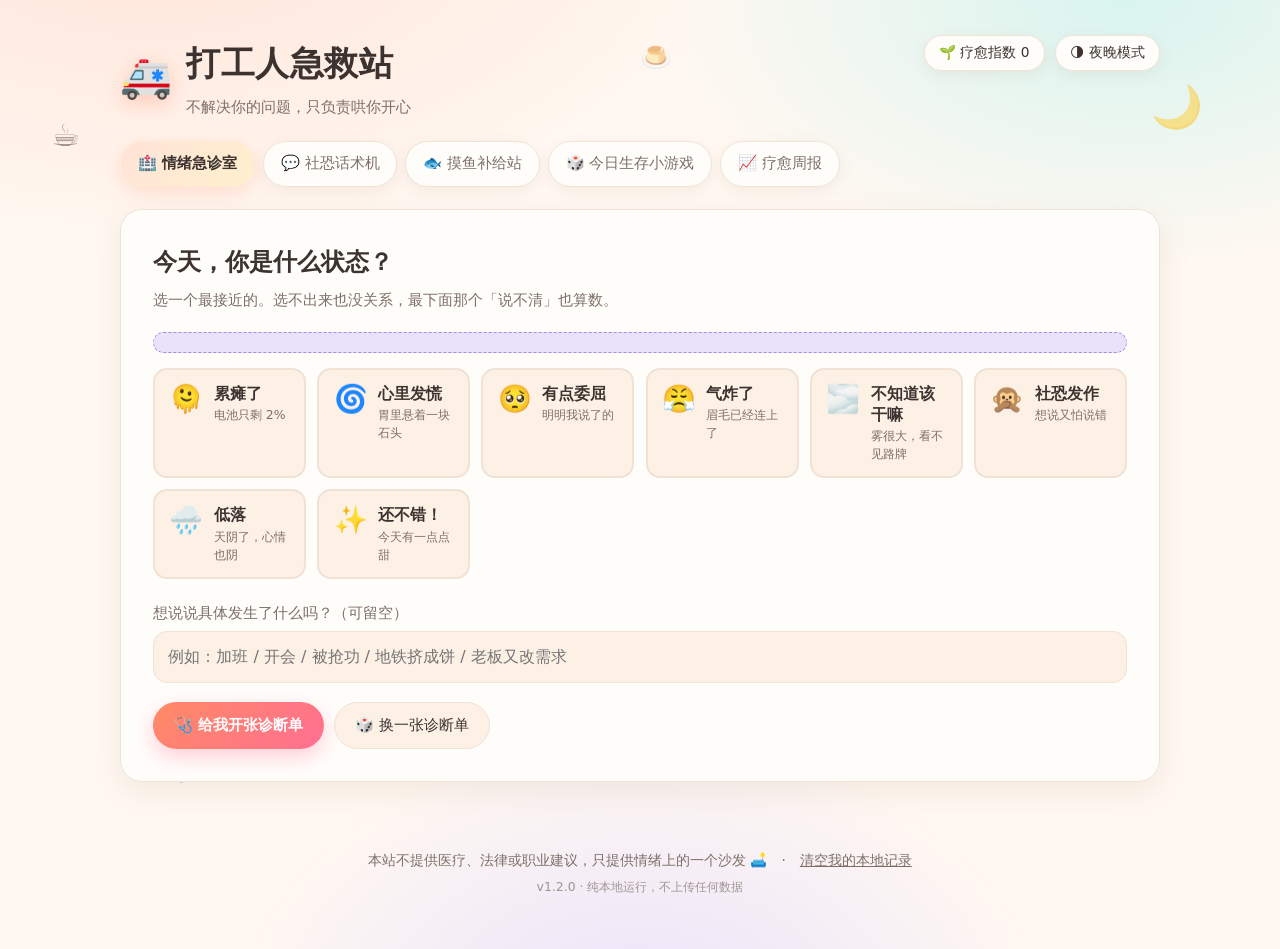
<file: healing-station/versions/v1.2.0/index.html>
<!doctype html>
<html lang="zh-CN">
<head>
<meta charset="utf-8">
<meta name="viewport" content="width=device-width, initial-scale=1, viewport-fit=cover">
<title>打工人急救站 · 一个只负责哄你的小站</title>
<meta name="description" content="打工人急救站：情绪急诊室、社恐话术机、摸鱼补给站、今日生存小游戏。把上班的苦，兑换成一点甜。">
<link rel="icon" href="data:image/svg+xml,%3Csvg xmlns='http://www.w3.org/2000/svg' viewBox='0 0 100 100'%3E%3Ctext y='.9em' font-size='90'%3E🚑%3C/text%3E%3C/svg%3E">
<link rel="stylesheet" href="assets/styles.css">
</head>
<body>
<a class="skip-link" href="#main">跳到主要内容</a>

<div class="bg-deco" aria-hidden="true">
  <span class="blob blob-1">☕</span>
  <span class="blob blob-2">🌙</span>
  <span class="blob blob-3">🫧</span>
  <span class="blob blob-4">🌿</span>
  <span class="blob blob-5">🍮</span>
</div>

<header class="site-header">
  <div class="brand">
    <span class="brand-mark" aria-hidden="true">🚑</span>
    <div class="brand-text">
      <h1>打工人急救站</h1>
      <p class="brand-sub">不解决你的问题，只负责哄你开心</p>
    </div>
  </div>
  <div class="header-tools">
    <button class="chip chip-btn" id="energyChip" type="button" title="点击查看本周疗愈周报">疗愈指数 0</button>
    <button class="chip-btn" id="themeToggle" type="button" aria-pressed="false">🌗 夜晚模式</button>
  </div>
</header>

<nav class="tabs" role="tablist" aria-label="功能模块">
  <button class="tab is-active" role="tab" id="tab-clinic" aria-controls="panel-clinic" aria-selected="true" type="button">🏥 情绪急诊室</button>
  <button class="tab" role="tab" id="tab-talk" aria-controls="panel-talk" aria-selected="false" type="button">💬 社恐话术机</button>
  <button class="tab" role="tab" id="tab-fish" aria-controls="panel-fish" aria-selected="false" type="button">🐟 摸鱼补给站</button>
  <button class="tab" role="tab" id="tab-game" aria-controls="panel-game" aria-selected="false" type="button">🎲 今日生存小游戏</button>
  <button class="tab" role="tab" id="tab-report" aria-controls="panel-report" aria-selected="false" type="button">📈 疗愈周报</button>
</nav>

<main id="main">
  <!-- ============ 情绪急诊室 ============ -->
  <section class="panel is-active" id="panel-clinic" role="tabpanel" aria-labelledby="tab-clinic" tabindex="-1">
    <form class="card" id="clinicForm" novalidate>
      <h2 class="card-title">今天，你是什么状态？</h2>
      <p class="card-hint">选一个最接近的。选不出来也没关系，最下面那个「说不清」也算数。</p>

      <p class="welcome-back" id="clinicWelcome" hidden></p>

      <div class="mood-grid" id="moodGrid" role="radiogroup" aria-label="选择今天的心情"></div>

      <label class="field" for="clinicKeyword">
        <span class="field-label">想说说具体发生了什么吗？（可留空）</span>
        <input id="clinicKeyword" type="text" maxlength="40" autocomplete="off"
               placeholder="例如：加班 / 开会 / 被抢功 / 地铁挤成饼 / 老板又改需求">
      </label>

      <div class="btn-row">
        <button class="btn primary" type="submit">🩺 给我开张诊断单</button>
        <button class="btn ghost" type="button" id="clinicAgain">🎲 换一张诊断单</button>
      </div>
    </form>

    <div class="result-card" id="clinicResult" hidden aria-live="polite">
      <div class="stamp" aria-hidden="true">已诊断 · 不收费</div>
      <p class="result-kicker" id="clinicMoodName">诊断书</p>
      <h3 class="result-title" id="clinicTitle"></h3>
      <p class="result-cause" id="clinicCause"></p>
      <h4 class="result-sub">🧪 病历分析</h4>
      <ul class="result-list" id="clinicAnalysis"></ul>
      <h4 class="result-sub">💊 今日处方</h4>
      <ul class="result-list remedies" id="clinicRemedies"></ul>
      <h4 class="result-sub">💌 来自值班护士的话</h4>
      <p class="result-blessing" id="clinicBlessing"></p>
      <div class="btn-row">
        <button class="btn ghost" type="button" id="clinicCopy">📋 复制诊断单</button>
        <button class="btn ghost" type="button" id="clinicShare">🔗 复制分享链接</button>
      </div>
    </div>
  </section>

  <!-- ============ 社恐话术机 ============ -->
  <section class="panel" id="panel-talk" role="tabpanel" aria-labelledby="tab-talk" tabindex="-1" hidden>
    <div class="card">
      <h2 class="card-title">遇到什么场面了？</h2>
      <p class="card-hint">挑一个最像你今天的，点一下。话术分三档：<b>怂</b>（安全牌）、<b>稳</b>（专业但有边界）、<b>浪</b>（幽默，胆子大）。</p>
      <div class="scene-grid" id="sceneGrid" role="group" aria-label="选择职场场景"></div>
    </div>

    <div class="result-card" id="talkResult" hidden aria-live="polite">
      <p class="result-kicker" id="talkSceneName">话术</p>
      <h3 class="result-title" id="talkTitle"></h3>
      <div class="tone-tabs" role="tablist" aria-label="选择语气">
        <button class="tone-btn is-active" role="tab" data-tone="safe" aria-selected="true" type="button">🙈 怂 · 安全牌</button>
        <button class="tone-btn" role="tab" data-tone="pro" aria-selected="false" type="button">🧊 稳 · 有边界</button>
        <button class="tone-btn" role="tab" data-tone="wild" aria-selected="false" type="button">🎪 浪 · 胆子大</button>
      </div>
      <div class="reply-card" id="replyCard">
        <p class="reply-text" id="replyText"></p>
        <div class="btn-row">
          <button class="btn primary" type="button" id="replyCopy">📋 复制这句</button>
          <button class="btn ghost" type="button" id="replyReroll">🔁 换一句</button>
        </div>
      </div>
      <p class="tip" id="talkTip"></p>
    </div>
  </section>

  <!-- ============ 摸鱼补给站 ============ -->
  <section class="panel" id="panel-fish" role="tabpanel" aria-labelledby="tab-fish" tabindex="-1" hidden>
    <div class="card">
      <h2 class="card-title">先假装你在工作</h2>
      <p class="card-hint">挑一个背景音，把音量调到刚好盖住键盘声。全部声音由算法实时合成，不加载任何音频文件，断网也能用。</p>
      <div class="sound-grid" id="soundGrid" role="group" aria-label="选择背景音"></div>

      <label class="field" for="volRange">
        <span class="field-label">音量 <span id="volValue">50%</span></span>
        <input id="volRange" type="range" min="0" max="100" value="50" />
      </label>

      <div class="btn-row">
        <button class="btn ghost" type="button" id="soundStop">⏹ 停止播放</button>
        <button class="btn primary" type="button" id="bossKey">🕵 老板键（Esc）</button>
      </div>
      <p class="tip">小技巧：随时按 <b>Esc</b>（或点右上角的「老板键」），整站会立刻变成一份正在进行的「Q3 业务复盘」。</p>
    </div>

    <div class="card pomo-card">
      <h2 class="card-title">番茄钟 · 假装专注</h2>
      <p class="card-hint">25 分钟专注，5 分钟休息。到点有提示音。</p>
      <div class="pomo">
        <svg class="pomo-ring" viewBox="0 0 120 120" aria-hidden="true">
          <circle class="pomo-track" cx="60" cy="60" r="52"></circle>
          <circle class="pomo-prog" id="pomoRing" cx="60" cy="60" r="52"></circle>
        </svg>
        <div class="pomo-face">
          <p class="pomo-time" id="pomoTime">25:00</p>
          <p class="pomo-mode" id="pomoMode">专注中（未开始）</p>
        </div>
      </div>
      <div class="btn-row">
        <button class="btn primary" type="button" id="pomoStart">▶ 开始</button>
        <button class="btn ghost" type="button" id="pomoReset">↺ 重置</button>
        <button class="btn ghost" type="button" id="pomoModeBtn">🔄 切换 25 / 5 分钟</button>
      </div>
    </div>
  </section>

  <!-- ============ 今日生存小游戏 ============ -->
  <section class="panel" id="panel-game" role="tabpanel" aria-labelledby="tab-game" tabindex="-1" hidden>
    <div class="card story-card" id="storyCard">
      <h2 class="card-title">今天能准时下班吗？</h2>
      <p class="card-hint">一部只有几个按钮的职场生存剧。没有正确答案，只有一条属于你的路。</p>
      <div class="story-head">
        <span class="story-emoji" id="storyEmoji">🌅</span>
        <div class="story-head-text">
          <h3 class="story-scene" id="storyScene">早上 8:55，工位</h3>
          <p class="story-hearts" id="storyHearts"></p>
        </div>
      </div>
      <p class="story-text" id="storyText"></p>
      <div class="story-choices" id="storyChoices" role="group" aria-label="选择你的行动"></div>
      <p class="story-tip" id="storyTip" hidden></p>
      <div class="btn-row">
        <button class="btn ghost" type="button" id="storyRestart">🔁 重新开始</button>
        <button class="btn ghost" type="button" id="storyPathBtn">📜 看我走了哪条路</button>
      </div>
      <pre class="story-path" id="storyPath" hidden></pre>
    </div>

    <div class="result-card" id="storyEndingCard" hidden aria-live="polite">
      <div class="stamp" aria-hidden="true">今日结局</div>
      <p class="result-kicker" id="storyEndGrade"></p>
      <h3 class="result-title" id="storyEndTitle"></h3>
      <p class="result-cause" id="storyEndDesc"></p>
      <h4 class="result-sub">💌 来自值班护士的话</h4>
      <p class="result-blessing" id="storyEndComfort"></p>
      <h4 class="result-sub">🧭 下次可以试试</h4>
      <p class="tip" id="storyEndTip"></p>
      <div class="btn-row">
        <button class="btn primary" type="button" id="storyAgain">🔁 再来一局</button>
      </div>
    </div>
  </section>
  <!-- ============ 疗愈周报 ============ -->
  <section class="panel" id="panel-report" role="tabpanel" aria-labelledby="tab-report" tabindex="-1" hidden>
    <div class="card">
      <h2 class="card-title">本周，你被哄了几次？</h2>
      <p class="card-hint">所有记录只存在你自己的浏览器里，不上传、不联网。</p>

      <div class="report-empty" id="reportEmpty" hidden>
        <p class="report-empty-emoji" aria-hidden="true">🫙</p>
        <p>本周还是空的。</p>
        <p class="tip">先去急诊室开一张诊断单，或者去摸鱼补给站听三分钟雨。</p>
      </div>

      <div class="report-body" id="reportBody">
        <p class="report-summary" id="reportSummary"></p>
        <div class="report-stats" id="reportStats"></div>
        <h4 class="result-sub">📊 近 7 天</h4>
        <div class="report-chart" id="reportChart" role="img" aria-label="近七天使用次数柱状图"></div>
        <h4 class="result-sub">🏷️ 这周的高频关键词</h4>
        <div class="report-tags" id="reportTags"></div>
        <div class="btn-row">
          <button class="btn primary" type="button" id="reportCopy">📋 复制我的周报</button>
          <button class="btn ghost" type="button" id="reportToClinic">🏥 回到急诊室</button>
        </div>
      </div>
    </div>
  </section>
</main>

<footer class="site-footer">
  <p>本站不提供医疗、法律或职业建议，只提供情绪上的一个沙发 🛋️　·　<a href="#" id="resetData">清空我的本地记录</a></p>
  <p class="version">v1.2.0 · 纯本地运行，不上传任何数据</p>
</footer>

<div class="boss-screen" id="bossScreen" role="dialog" aria-modal="true" aria-label="正在开会" tabindex="-1" hidden>
  <div class="boss-doc">
    <div class="boss-doc-head">
      <h2>Q3 业务复盘 &amp; 下阶段目标对齐</h2>
      <span class="boss-tag">内部资料 · 请勿外传</span>
    </div>
    <table class="boss-table">
      <thead>
        <tr><th>指标</th><th>本季度</th><th>目标</th><th>状态</th></tr>
      </thead>
      <tbody>
        <tr><td>活跃用户</td><td>128,400</td><td>130,000</td><td>98.8%</td></tr>
        <tr><td>人均时长</td><td>27.4 分钟</td><td>30 分钟</td><td>91.3%</td></tr>
        <tr><td>下季度核心目标</td><td colspan="3">把新用户首周留存从 42% 提升到 55%</td></tr>
      </tbody>
    </table>
    <ul class="boss-list">
      <li>① 数据口径已与增长组对齐，待最终确认</li>
      <li>② 埋点方案本周五前补充完整</li>
      <li>③ 下阶段重点：留存 &gt; 拉新</li>
    </ul>
    <p class="boss-hint">点击任意处返回 · 或按 Esc</p>
  </div>
</div>

<script src="assets/js/data-moods.js"></script>
<script src="assets/js/data-scenes.js"></script>
<script src="assets/js/data-story.js"></script>
<script src="assets/js/engine.js"></script>
<script src="assets/js/audio.js"></script>
<script src="assets/js/app.js"></script>
</body>
</html>
</file>
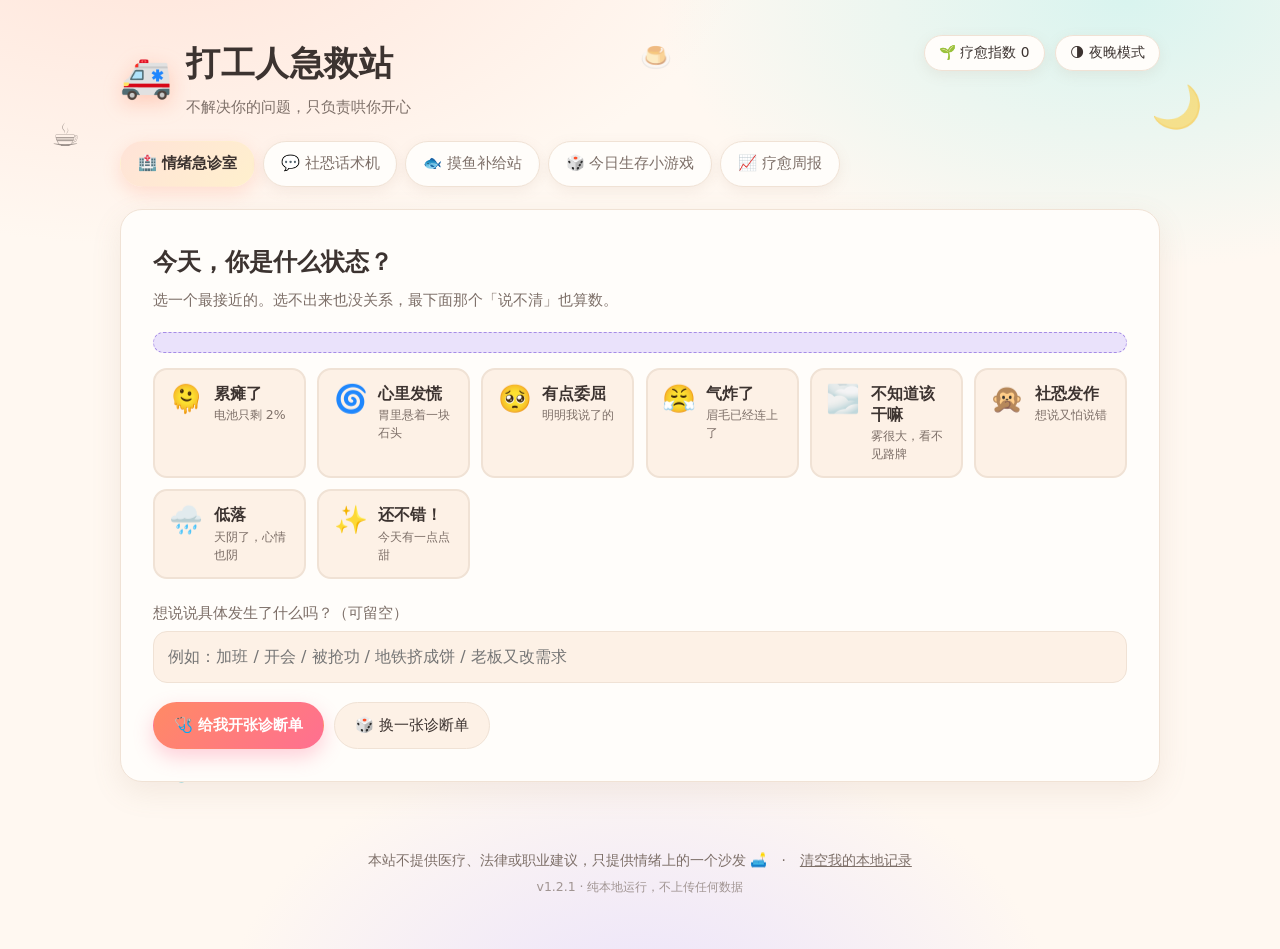
<file: healing-station/versions/v1.2.1/index.html>
<!doctype html>
<html lang="zh-CN">
<head>
<meta charset="utf-8">
<meta name="viewport" content="width=device-width, initial-scale=1, viewport-fit=cover">
<title>打工人急救站 · 一个只负责哄你的小站</title>
<meta name="description" content="打工人急救站：情绪急诊室、社恐话术机、摸鱼补给站、今日生存小游戏。把上班的苦，兑换成一点甜。">
<link rel="icon" href="data:image/svg+xml,%3Csvg xmlns='http://www.w3.org/2000/svg' viewBox='0 0 100 100'%3E%3Ctext y='.9em' font-size='90'%3E🚑%3C/text%3E%3C/svg%3E">
<link rel="stylesheet" href="assets/styles.css">
</head>
<body>
<a class="skip-link" href="#main">跳到主要内容</a>

<div class="bg-deco" aria-hidden="true">
  <span class="blob blob-1">☕</span>
  <span class="blob blob-2">🌙</span>
  <span class="blob blob-3">🫧</span>
  <span class="blob blob-4">🌿</span>
  <span class="blob blob-5">🍮</span>
</div>

<header class="site-header">
  <div class="brand">
    <span class="brand-mark" aria-hidden="true">🚑</span>
    <div class="brand-text">
      <h1>打工人急救站</h1>
      <p class="brand-sub">不解决你的问题，只负责哄你开心</p>
    </div>
  </div>
  <div class="header-tools">
    <button class="chip chip-btn" id="energyChip" type="button" title="点击查看本周疗愈周报">疗愈指数 0</button>
    <button class="chip-btn" id="themeToggle" type="button" aria-pressed="false">🌗 夜晚模式</button>
  </div>
</header>

<nav class="tabs" role="tablist" aria-label="功能模块">
  <button class="tab is-active" role="tab" id="tab-clinic" aria-controls="panel-clinic" aria-selected="true" type="button">🏥 情绪急诊室</button>
  <button class="tab" role="tab" id="tab-talk" aria-controls="panel-talk" aria-selected="false" type="button">💬 社恐话术机</button>
  <button class="tab" role="tab" id="tab-fish" aria-controls="panel-fish" aria-selected="false" type="button">🐟 摸鱼补给站</button>
  <button class="tab" role="tab" id="tab-game" aria-controls="panel-game" aria-selected="false" type="button">🎲 今日生存小游戏</button>
  <button class="tab" role="tab" id="tab-report" aria-controls="panel-report" aria-selected="false" type="button">📈 疗愈周报</button>
</nav>

<main id="main">
  <!-- ============ 情绪急诊室 ============ -->
  <section class="panel is-active" id="panel-clinic" role="tabpanel" aria-labelledby="tab-clinic" tabindex="-1">
    <form class="card" id="clinicForm" novalidate>
      <h2 class="card-title">今天，你是什么状态？</h2>
      <p class="card-hint">选一个最接近的。选不出来也没关系，最下面那个「说不清」也算数。</p>

      <p class="welcome-back" id="clinicWelcome" hidden></p>

      <div class="mood-grid" id="moodGrid" role="radiogroup" aria-label="选择今天的心情"></div>

      <label class="field" for="clinicKeyword">
        <span class="field-label">想说说具体发生了什么吗？（可留空）</span>
        <input id="clinicKeyword" type="text" maxlength="40" autocomplete="off"
               placeholder="例如：加班 / 开会 / 被抢功 / 地铁挤成饼 / 老板又改需求">
      </label>

      <div class="btn-row">
        <button class="btn primary" type="submit">🩺 给我开张诊断单</button>
        <button class="btn ghost" type="button" id="clinicAgain">🎲 换一张诊断单</button>
      </div>
    </form>

    <div class="result-card" id="clinicResult" hidden aria-live="polite">
      <div class="stamp" aria-hidden="true">已诊断 · 不收费</div>
      <p class="result-kicker" id="clinicMoodName">诊断书</p>
      <h3 class="result-title" id="clinicTitle"></h3>
      <p class="result-cause" id="clinicCause"></p>
      <h4 class="result-sub">🧪 病历分析</h4>
      <ul class="result-list" id="clinicAnalysis"></ul>
      <h4 class="result-sub">💊 今日处方</h4>
      <ul class="result-list remedies" id="clinicRemedies"></ul>
      <h4 class="result-sub">💌 来自值班护士的话</h4>
      <p class="result-blessing" id="clinicBlessing"></p>
      <div class="btn-row">
        <button class="btn ghost" type="button" id="clinicCopy">📋 复制诊断单</button>
        <button class="btn ghost" type="button" id="clinicShare">🔗 复制分享链接</button>
      </div>
    </div>
  </section>

  <!-- ============ 社恐话术机 ============ -->
  <section class="panel" id="panel-talk" role="tabpanel" aria-labelledby="tab-talk" tabindex="-1" hidden>
    <div class="card">
      <h2 class="card-title">遇到什么场面了？</h2>
      <p class="card-hint">挑一个最像你今天的，点一下。话术分三档：<b>怂</b>（安全牌）、<b>稳</b>（专业但有边界）、<b>浪</b>（幽默，胆子大）。</p>
      <div class="scene-grid" id="sceneGrid" role="group" aria-label="选择职场场景"></div>
    </div>

    <div class="result-card" id="talkResult" hidden aria-live="polite">
      <p class="result-kicker" id="talkSceneName">话术</p>
      <h3 class="result-title" id="talkTitle"></h3>
      <div class="tone-tabs" role="tablist" aria-label="选择语气">
        <button class="tone-btn is-active" role="tab" data-tone="safe" aria-selected="true" type="button">🙈 怂 · 安全牌</button>
        <button class="tone-btn" role="tab" data-tone="pro" aria-selected="false" type="button">🧊 稳 · 有边界</button>
        <button class="tone-btn" role="tab" data-tone="wild" aria-selected="false" type="button">🎪 浪 · 胆子大</button>
      </div>
      <div class="reply-card" id="replyCard">
        <p class="reply-text" id="replyText"></p>
        <div class="btn-row">
          <button class="btn primary" type="button" id="replyCopy">📋 复制这句</button>
          <button class="btn ghost" type="button" id="replyReroll">🔁 换一句</button>
        </div>
      </div>
      <p class="tip" id="talkTip"></p>
    </div>
  </section>

  <!-- ============ 摸鱼补给站 ============ -->
  <section class="panel" id="panel-fish" role="tabpanel" aria-labelledby="tab-fish" tabindex="-1" hidden>
    <div class="card">
      <h2 class="card-title">先假装你在工作</h2>
      <p class="card-hint">挑一个背景音，把音量调到刚好盖住键盘声。全部声音由算法实时合成，不加载任何音频文件，断网也能用。</p>
      <div class="sound-grid" id="soundGrid" role="group" aria-label="选择背景音"></div>
      <p class="sound-status" id="soundStatus" role="status" aria-live="polite">还没有在放声音 · 点一个背景音试试 🌧️</p>

      <label class="field" for="volRange">
        <span class="field-label">音量 <span id="volValue">50%</span></span>
        <input id="volRange" type="range" min="0" max="100" value="50" />
      </label>

      <div class="btn-row">
        <button class="btn ghost" type="button" id="soundStop">⏹ 停止播放</button>
        <button class="btn primary" type="button" id="bossKey">🕵 老板键（Esc）</button>
      </div>
      <p class="tip">小技巧：随时按 <b>Esc</b>（或点右上角的「老板键」），整站会立刻变成一份正在进行的「Q3 业务复盘」。</p>
    </div>

    <div class="card pomo-card">
      <h2 class="card-title">番茄钟 · 假装专注</h2>
      <p class="card-hint">25 分钟专注，5 分钟休息。到点有提示音。</p>
      <div class="pomo">
        <svg class="pomo-ring" viewBox="0 0 120 120" aria-hidden="true">
          <circle class="pomo-track" cx="60" cy="60" r="52"></circle>
          <circle class="pomo-prog" id="pomoRing" cx="60" cy="60" r="52"></circle>
        </svg>
        <div class="pomo-face">
          <p class="pomo-time" id="pomoTime">25:00</p>
          <p class="pomo-mode" id="pomoMode">专注中（未开始）</p>
        </div>
      </div>
      <div class="btn-row">
        <button class="btn primary" type="button" id="pomoStart">▶ 开始</button>
        <button class="btn ghost" type="button" id="pomoReset">↺ 重置</button>
        <button class="btn ghost" type="button" id="pomoModeBtn">🔄 切换 25 / 5 分钟</button>
      </div>
    </div>
  </section>

  <!-- ============ 今日生存小游戏 ============ -->
  <section class="panel" id="panel-game" role="tabpanel" aria-labelledby="tab-game" tabindex="-1" hidden>
    <div class="card story-card" id="storyCard">
      <h2 class="card-title">今天能准时下班吗？</h2>
      <p class="card-hint">一部只有几个按钮的职场生存剧。没有正确答案，只有一条属于你的路。</p>
      <div class="story-head">
        <span class="story-emoji" id="storyEmoji">🌅</span>
        <div class="story-head-text">
          <h3 class="story-scene" id="storyScene">早上 8:55，工位</h3>
          <p class="story-hearts" id="storyHearts"></p>
        </div>
      </div>
      <p class="story-text" id="storyText"></p>
      <div class="story-choices" id="storyChoices" role="group" aria-label="选择你的行动"></div>
      <p class="story-tip" id="storyTip" hidden></p>
      <div class="btn-row">
        <button class="btn ghost" type="button" id="storyRestart">🔁 重新开始</button>
        <button class="btn ghost" type="button" id="storyPathBtn">📜 看我走了哪条路</button>
      </div>
      <pre class="story-path" id="storyPath" hidden></pre>
    </div>

    <div class="result-card" id="storyEndingCard" hidden aria-live="polite">
      <div class="stamp" aria-hidden="true">今日结局</div>
      <p class="result-kicker" id="storyEndGrade"></p>
      <h3 class="result-title" id="storyEndTitle"></h3>
      <p class="result-cause" id="storyEndDesc"></p>
      <h4 class="result-sub">💌 来自值班护士的话</h4>
      <p class="result-blessing" id="storyEndComfort"></p>
      <h4 class="result-sub">🧭 下次可以试试</h4>
      <p class="tip" id="storyEndTip"></p>
      <div class="btn-row">
        <button class="btn primary" type="button" id="storyAgain">🔁 再来一局</button>
      </div>
    </div>
  </section>
  <!-- ============ 疗愈周报 ============ -->
  <section class="panel" id="panel-report" role="tabpanel" aria-labelledby="tab-report" tabindex="-1" hidden>
    <div class="card">
      <h2 class="card-title">本周，你被哄了几次？</h2>
      <p class="card-hint">所有记录只存在你自己的浏览器里，不上传、不联网。</p>

      <div class="report-empty" id="reportEmpty" hidden>
        <p class="report-empty-emoji" aria-hidden="true">🫙</p>
        <p>本周还是空的。</p>
        <p class="tip">先去急诊室开一张诊断单，或者去摸鱼补给站听三分钟雨。</p>
      </div>

      <div class="report-body" id="reportBody">
        <p class="report-summary" id="reportSummary"></p>
        <div class="report-stats" id="reportStats"></div>
        <h4 class="result-sub">📊 近 7 天</h4>
        <div class="report-chart" id="reportChart" role="img" aria-label="近七天使用次数柱状图"></div>
        <h4 class="result-sub">🏷️ 这周的高频关键词</h4>
        <div class="report-tags" id="reportTags"></div>
        <div class="btn-row">
          <button class="btn primary" type="button" id="reportCopy">📋 复制我的周报</button>
          <button class="btn ghost" type="button" id="reportToClinic">🏥 回到急诊室</button>
        </div>
      </div>
    </div>
  </section>
</main>

<footer class="site-footer">
  <p>本站不提供医疗、法律或职业建议，只提供情绪上的一个沙发 🛋️　·　<a href="#" id="resetData">清空我的本地记录</a></p>
  <p class="version">v1.2.1 · 纯本地运行，不上传任何数据</p>
</footer>

<div class="boss-screen" id="bossScreen" role="dialog" aria-modal="true" aria-label="正在开会" tabindex="-1" hidden>
  <div class="boss-doc">
    <div class="boss-doc-head">
      <h2>Q3 业务复盘 &amp; 下阶段目标对齐</h2>
      <span class="boss-tag">内部资料 · 请勿外传</span>
    </div>
    <table class="boss-table">
      <thead>
        <tr><th>指标</th><th>本季度</th><th>目标</th><th>状态</th></tr>
      </thead>
      <tbody>
        <tr><td>活跃用户</td><td>128,400</td><td>130,000</td><td>98.8%</td></tr>
        <tr><td>人均时长</td><td>27.4 分钟</td><td>30 分钟</td><td>91.3%</td></tr>
        <tr><td>下季度核心目标</td><td colspan="3">把新用户首周留存从 42% 提升到 55%</td></tr>
      </tbody>
    </table>
    <ul class="boss-list">
      <li>① 数据口径已与增长组对齐，待最终确认</li>
      <li>② 埋点方案本周五前补充完整</li>
      <li>③ 下阶段重点：留存 &gt; 拉新</li>
    </ul>
    <p class="boss-hint">点击任意处返回 · 或按 Esc</p>
  </div>
</div>

<script src="assets/js/data-moods.js"></script>
<script src="assets/js/data-scenes.js"></script>
<script src="assets/js/data-story.js"></script>
<script src="assets/js/engine.js"></script>
<script src="assets/js/audio.js"></script>
<script src="assets/js/app.js"></script>
</body>
</html>
</file>
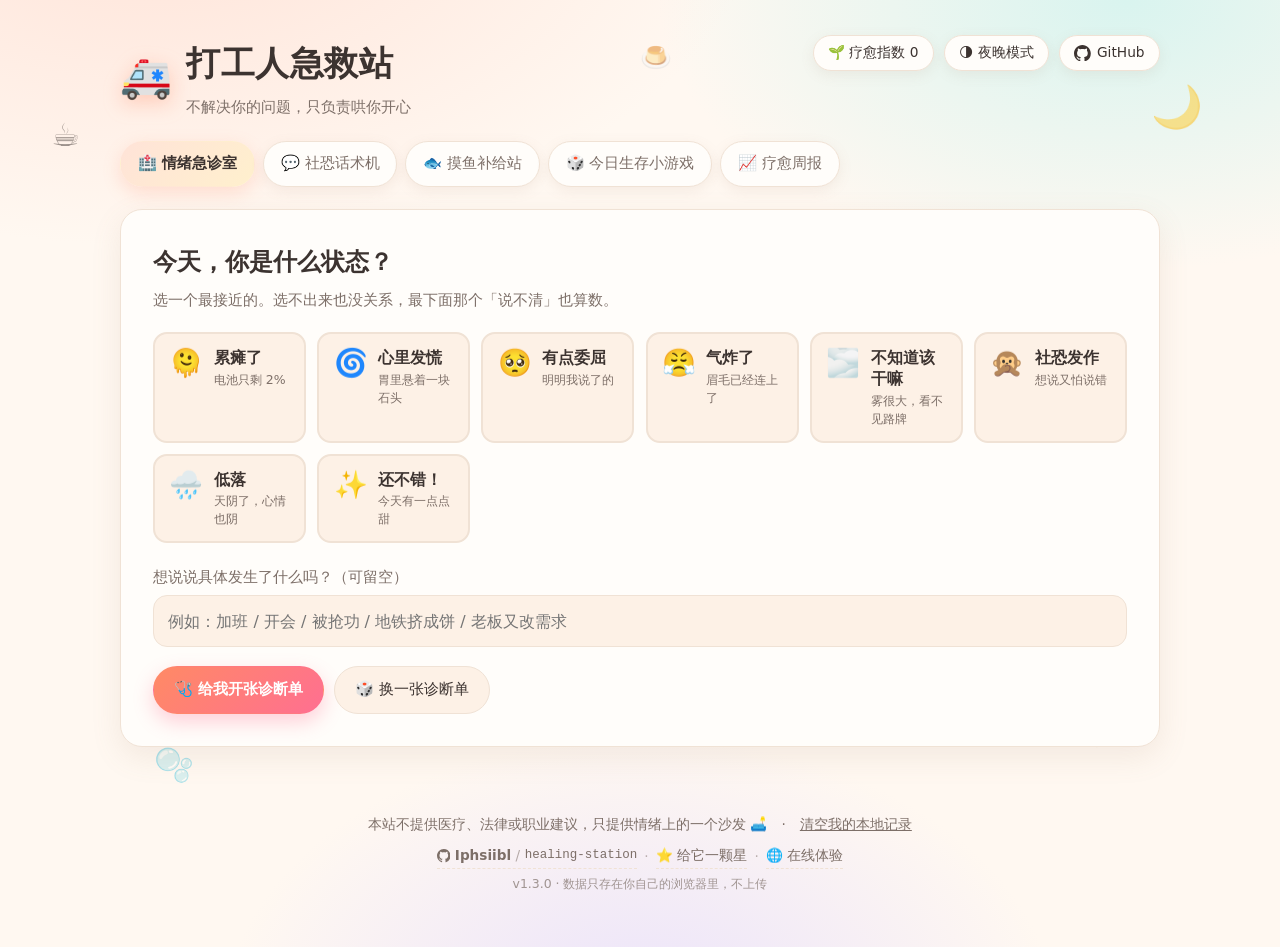
<file: healing-station/versions/v1.3.0/index.html>
<!doctype html>
<html lang="zh-CN">
<head>
<meta charset="utf-8">
<meta name="viewport" content="width=device-width, initial-scale=1, viewport-fit=cover">
<title>打工人急救站 · 一个只负责哄你的小站</title>
<meta name="description" content="打工人急救站：情绪急诊室、社恐话术机、摸鱼补给站、今日生存小游戏。把上班的苦，兑换成一点甜。">
<link rel="icon" href="data:image/svg+xml,%3Csvg xmlns='http://www.w3.org/2000/svg' viewBox='0 0 100 100'%3E%3Ctext y='.9em' font-size='90'%3E🚑%3C/text%3E%3C/svg%3E">
<link rel="stylesheet" href="assets/styles.css">
</head>
<body>
<a class="skip-link" href="#main">跳到主要内容</a>

<div class="bg-deco" aria-hidden="true">
  <span class="blob blob-1">☕</span>
  <span class="blob blob-2">🌙</span>
  <span class="blob blob-3">🫧</span>
  <span class="blob blob-4">🌿</span>
  <span class="blob blob-5">🍮</span>
</div>

<header class="site-header">
  <div class="brand">
    <span class="brand-mark" aria-hidden="true">🚑</span>
    <div class="brand-text">
      <h1>打工人急救站</h1>
      <p class="brand-sub">不解决你的问题，只负责哄你开心</p>
    </div>
  </div>
  <div class="header-tools">
    <button class="chip chip-btn" id="energyChip" type="button" title="点击查看本周疗愈周报">疗愈指数 0</button>
    <button class="chip-btn" id="themeToggle" type="button" aria-pressed="false">🌗 夜晚模式</button>
    <a class="chip-btn gh-chip" href="https://github.com/Iphsiibl/healing-station" target="_blank" rel="noopener noreferrer"
       title="本项目的 GitHub 仓库：Iphsiibl/healing-station" aria-label="本项目的 GitHub 仓库 Iphsiibl/healing-station">
      <svg class="gh-mark" viewBox="0 0 16 16" aria-hidden="true" focusable="false"><path fill="currentColor" d="M8 0C3.58 0 0 3.58 0 8c0 3.54 2.29 6.53 5.47 7.59.4.07.55-.17.55-.38 0-.19-.01-.82-.01-1.49-2.01.37-2.53-.49-2.69-.94-.09-.23-.48-.94-.82-1.13-.28-.15-.68-.52-.01-.53.63-.01 1.08.58 1.23.82.72 1.21 1.87.87 2.33.66.07-.52.28-.87.51-1.07-1.78-.2-3.64-.89-3.64-3.95 0-.87.31-1.59.82-2.15-.08-.2-.36-1.02.08-2.12 0 0 .67-.21 2.2.82.64-.18 1.32-.27 2-.27s1.36.09 2 .27c1.53-1.04 2.2-.82 2.2-.82.44 1.1.16 1.92.08 2.12.51.56.82 1.27.82 2.15 0 3.07-1.87 3.75-3.65 3.95.29.25.54.73.54 1.48 0 1.07-.01 1.93-.01 2.2 0 .21.15.46.55.38A8.012 8.012 0 0 0 16 8c0-4.42-3.58-8-8-8Z"/></svg>
      <span>GitHub</span>
    </a>
  </div>
</header>

<nav class="tabs" role="tablist" aria-label="功能模块">
  <button class="tab is-active" role="tab" id="tab-clinic" aria-controls="panel-clinic" aria-selected="true" type="button">🏥 情绪急诊室</button>
  <button class="tab" role="tab" id="tab-talk" aria-controls="panel-talk" aria-selected="false" type="button">💬 社恐话术机</button>
  <button class="tab" role="tab" id="tab-fish" aria-controls="panel-fish" aria-selected="false" type="button">🐟 摸鱼补给站</button>
  <button class="tab" role="tab" id="tab-game" aria-controls="panel-game" aria-selected="false" type="button">🎲 今日生存小游戏</button>
  <button class="tab" role="tab" id="tab-report" aria-controls="panel-report" aria-selected="false" type="button">📈 疗愈周报</button>
</nav>

<main id="main">
  <!-- ============ 情绪急诊室 ============ -->
  <section class="panel is-active" id="panel-clinic" role="tabpanel" aria-labelledby="tab-clinic" tabindex="-1">
    <form class="card" id="clinicForm" novalidate>
      <h2 class="card-title">今天，你是什么状态？</h2>
      <p class="card-hint">选一个最接近的。选不出来也没关系，最下面那个「说不清」也算数。</p>

      <p class="welcome-back" id="clinicWelcome" hidden></p>

      <div class="mood-grid" id="moodGrid" role="radiogroup" aria-label="选择今天的心情"></div>

      <label class="field" for="clinicKeyword">
        <span class="field-label">想说说具体发生了什么吗？（可留空）</span>
        <input id="clinicKeyword" type="text" maxlength="40" autocomplete="off"
               placeholder="例如：加班 / 开会 / 被抢功 / 地铁挤成饼 / 老板又改需求">
      </label>

      <div class="btn-row">
        <button class="btn primary" type="submit">🩺 给我开张诊断单</button>
        <button class="btn ghost" type="button" id="clinicAgain">🎲 换一张诊断单</button>
      </div>
    </form>

    <div class="result-card" id="clinicResult" hidden aria-live="polite">
      <div class="stamp" aria-hidden="true">已诊断 · 不收费</div>
      <p class="result-kicker" id="clinicMoodName">诊断书</p>
      <h3 class="result-title" id="clinicTitle"></h3>
      <p class="result-cause" id="clinicCause"></p>
      <h4 class="result-sub">🧪 病历分析</h4>
      <ul class="result-list" id="clinicAnalysis"></ul>
      <h4 class="result-sub">💊 今日处方</h4>
      <ul class="result-list remedies" id="clinicRemedies"></ul>
      <h4 class="result-sub">💌 来自值班护士的话</h4>
      <p class="result-blessing" id="clinicBlessing"></p>
      <div class="btn-row">
        <button class="btn ghost" type="button" id="clinicCopy">📋 复制诊断单</button>
        <button class="btn ghost" type="button" id="clinicShare">🔗 复制分享链接</button>
      </div>
    </div>
  </section>

  <!-- ============ 社恐话术机 ============ -->
  <section class="panel" id="panel-talk" role="tabpanel" aria-labelledby="tab-talk" tabindex="-1" hidden>
    <div class="card">
      <h2 class="card-title">遇到什么场面了？</h2>
      <p class="card-hint">挑一个最像你今天的，点一下。话术分三档：<b>怂</b>（安全牌）、<b>稳</b>（专业但有边界）、<b>浪</b>（幽默，胆子大）。</p>
      <div class="scene-grid" id="sceneGrid" role="group" aria-label="选择职场场景"></div>
    </div>

    <div class="result-card" id="talkResult" hidden aria-live="polite">
      <p class="result-kicker" id="talkSceneName">话术</p>
      <h3 class="result-title" id="talkTitle"></h3>
      <div class="tone-tabs" role="tablist" aria-label="选择语气">
        <button class="tone-btn is-active" role="tab" data-tone="safe" aria-selected="true" type="button">🙈 怂 · 安全牌</button>
        <button class="tone-btn" role="tab" data-tone="pro" aria-selected="false" type="button">🧊 稳 · 有边界</button>
        <button class="tone-btn" role="tab" data-tone="wild" aria-selected="false" type="button">🎪 浪 · 胆子大</button>
      </div>
      <div class="reply-card" id="replyCard">
        <p class="reply-text" id="replyText"></p>
        <div class="btn-row">
          <button class="btn primary" type="button" id="replyCopy">📋 复制这句</button>
          <button class="btn ghost" type="button" id="replyReroll">🔁 换一句</button>
        </div>
      </div>
      <p class="tip" id="talkTip"></p>
    </div>
  </section>

  <!-- ============ 摸鱼补给站 ============ -->
  <section class="panel" id="panel-fish" role="tabpanel" aria-labelledby="tab-fish" tabindex="-1" hidden>
    <div class="card">
      <h2 class="card-title">先假装你在工作</h2>
      <p class="card-hint">挑一个背景音，把音量调到刚好盖住键盘声。全部声音由算法实时合成，不加载任何音频文件，断网也能用。</p>
      <div class="sound-grid" id="soundGrid" role="group" aria-label="选择背景音"></div>
      <p class="sound-status" id="soundStatus" role="status" aria-live="polite">还没有在放声音 · 点一个背景音试试 🌧️</p>

      <label class="field" for="volRange">
        <span class="field-label">音量 <span id="volValue">50%</span></span>
        <input id="volRange" type="range" min="0" max="100" value="50" />
      </label>

      <div class="btn-row">
        <button class="btn ghost" type="button" id="soundStop">⏹ 停止播放</button>
        <button class="btn primary" type="button" id="bossKey">🕵 老板键（Esc）</button>
      </div>
      <p class="tip">小技巧：随时按 <b>Esc</b>（或点右上角的「老板键」），整站会立刻变成一份正在进行的「Q3 业务复盘」。</p>
    </div>

    <div class="card pomo-card">
      <h2 class="card-title">番茄钟 · 假装专注</h2>
      <p class="card-hint">25 分钟专注，5 分钟休息。到点有提示音。</p>
      <div class="pomo">
        <svg class="pomo-ring" viewBox="0 0 120 120" aria-hidden="true">
          <circle class="pomo-track" cx="60" cy="60" r="52"></circle>
          <circle class="pomo-prog" id="pomoRing" cx="60" cy="60" r="52"></circle>
        </svg>
        <div class="pomo-face">
          <p class="pomo-time" id="pomoTime">25:00</p>
          <p class="pomo-mode" id="pomoMode">专注中（未开始）</p>
        </div>
      </div>
      <div class="btn-row">
        <button class="btn primary" type="button" id="pomoStart">▶ 开始</button>
        <button class="btn ghost" type="button" id="pomoReset">↺ 重置</button>
        <button class="btn ghost" type="button" id="pomoModeBtn">🔄 切换 25 / 5 分钟</button>
      </div>
    </div>
  </section>

  <!-- ============ 今日生存小游戏 ============ -->
  <section class="panel" id="panel-game" role="tabpanel" aria-labelledby="tab-game" tabindex="-1" hidden>
    <div class="card story-card" id="storyCard">
      <h2 class="card-title">今天能准时下班吗？</h2>
      <p class="card-hint">一部只有几个按钮的职场生存剧。没有正确答案，只有一条属于你的路。</p>
      <div class="story-head">
        <span class="story-emoji" id="storyEmoji">🌅</span>
        <div class="story-head-text">
          <h3 class="story-scene" id="storyScene">早上 8:55，工位</h3>
          <p class="story-hearts" id="storyHearts"></p>
        </div>
      </div>
      <p class="story-text" id="storyText"></p>
      <div class="story-choices" id="storyChoices" role="group" aria-label="选择你的行动"></div>
      <p class="story-tip" id="storyTip" hidden></p>
      <div class="btn-row">
        <button class="btn ghost" type="button" id="storyRestart">🔁 重新开始</button>
        <button class="btn ghost" type="button" id="storyPathBtn">📜 看我走了哪条路</button>
      </div>
      <pre class="story-path" id="storyPath" hidden></pre>
    </div>

    <div class="result-card" id="storyEndingCard" hidden aria-live="polite">
      <div class="stamp" aria-hidden="true">今日结局</div>
      <p class="result-kicker" id="storyEndGrade"></p>
      <h3 class="result-title" id="storyEndTitle"></h3>
      <p class="result-cause" id="storyEndDesc"></p>
      <h4 class="result-sub">💌 来自值班护士的话</h4>
      <p class="result-blessing" id="storyEndComfort"></p>
      <h4 class="result-sub">🧭 下次可以试试</h4>
      <p class="tip" id="storyEndTip"></p>
      <div class="btn-row">
        <button class="btn primary" type="button" id="storyAgain">🔁 再来一局</button>
      </div>
    </div>
  </section>
  <!-- ============ 疗愈周报 ============ -->
  <section class="panel" id="panel-report" role="tabpanel" aria-labelledby="tab-report" tabindex="-1" hidden>
    <div class="card">
      <h2 class="card-title">本周，你被哄了几次？</h2>
      <p class="card-hint">所有记录只存在你自己的浏览器里，不上传、不联网。</p>

      <div class="report-empty" id="reportEmpty" hidden>
        <p class="report-empty-emoji" aria-hidden="true">🫙</p>
        <p>本周还是空的。</p>
        <p class="tip">先去急诊室开一张诊断单，或者去摸鱼补给站听三分钟雨。</p>
      </div>

      <div class="report-body" id="reportBody">
        <p class="report-summary" id="reportSummary"></p>
        <div class="report-stats" id="reportStats"></div>
        <h4 class="result-sub">📊 近 7 天</h4>
        <div class="report-chart" id="reportChart" role="img" aria-label="近七天使用次数柱状图"></div>
        <h4 class="result-sub">🏷️ 这周的高频关键词</h4>
        <div class="report-tags" id="reportTags"></div>
        <div class="btn-row">
          <button class="btn primary" type="button" id="reportCopy">📋 复制我的周报</button>
          <button class="btn ghost" type="button" id="reportToClinic">🏥 回到急诊室</button>
        </div>
      </div>
    </div>
  </section>
</main>

<footer class="site-footer">
  <p>本站不提供医疗、法律或职业建议，只提供情绪上的一个沙发 🛋️　·　<a href="#" id="resetData">清空我的本地记录</a></p>
  <p class="footer-gh">
    <a class="gh-link" href="https://github.com/Iphsiibl/healing-station" target="_blank" rel="noopener noreferrer" title="在 GitHub 上查看本项目源码">
      <svg class="gh-mark" viewBox="0 0 16 16" aria-hidden="true" focusable="false"><path fill="currentColor" d="M8 0C3.58 0 0 3.58 0 8c0 3.54 2.29 6.53 5.47 7.59.4.07.55-.17.55-.38 0-.19-.01-.82-.01-1.49-2.01.37-2.53-.49-2.69-.94-.09-.23-.48-.94-.82-1.13-.28-.15-.68-.52-.01-.53.63-.01 1.08.58 1.23.82.72 1.21 1.87.87 2.33.66.07-.52.28-.87.51-1.07-1.78-.2-3.64-.89-3.64-3.95 0-.87.31-1.59.82-2.15-.08-.2-.36-1.02.08-2.12 0 0 .67-.21 2.2.82.64-.18 1.32-.27 2-.27s1.36.09 2 .27c1.53-1.04 2.2-.82 2.2-.82.44 1.1.16 1.92.08 2.12.51.56.82 1.27.82 2.15 0 3.07-1.87 3.75-3.65 3.95.29.25.54.73.54 1.48 0 1.07-.01 1.93-.01 2.2 0 .21.15.46.55.38A8.012 8.012 0 0 0 16 8c0-4.42-3.58-8-8-8Z"/></svg>
      <span class="gh-owner">Iphsiibl</span><span class="gh-sep">/</span><span class="gh-repo">healing-station</span>
    </a>
    <span class="gh-dot">·</span>
    <a class="gh-link" href="https://github.com/Iphsiibl/healing-station/stargazers" target="_blank" rel="noopener noreferrer">⭐ 给它一颗星</a>
    <span class="gh-dot">·</span>
    <a class="gh-link" href="https://iphsiibl.github.io/healing-station/" target="_blank" rel="noopener noreferrer">🌐 在线体验</a>
  </p>
  <p class="version">v1.3.0 · 数据只存在你自己的浏览器里，不上传</p>
</footer>

<div class="boss-screen" id="bossScreen" role="dialog" aria-modal="true" aria-label="正在开会" tabindex="-1" hidden>
  <div class="boss-doc">
    <div class="boss-doc-head">
      <h2>Q3 业务复盘 &amp; 下阶段目标对齐</h2>
      <span class="boss-tag">内部资料 · 请勿外传</span>
    </div>
    <table class="boss-table">
      <thead>
        <tr><th>指标</th><th>本季度</th><th>目标</th><th>状态</th></tr>
      </thead>
      <tbody>
        <tr><td>活跃用户</td><td>128,400</td><td>130,000</td><td>98.8%</td></tr>
        <tr><td>人均时长</td><td>27.4 分钟</td><td>30 分钟</td><td>91.3%</td></tr>
        <tr><td>下季度核心目标</td><td colspan="3">把新用户首周留存从 42% 提升到 55%</td></tr>
      </tbody>
    </table>
    <ul class="boss-list">
      <li>① 数据口径已与增长组对齐，待最终确认</li>
      <li>② 埋点方案本周五前补充完整</li>
      <li>③ 下阶段重点：留存 &gt; 拉新</li>
    </ul>
    <p class="boss-hint">点击任意处返回 · 或按 Esc</p>
  </div>
</div>

<script src="assets/js/data-moods.js"></script>
<script src="assets/js/data-scenes.js"></script>
<script src="assets/js/data-story.js"></script>
<script src="assets/js/engine.js"></script>
<script src="assets/js/audio.js"></script>
<script src="assets/js/app.js"></script>
</body>
</html>
</file>
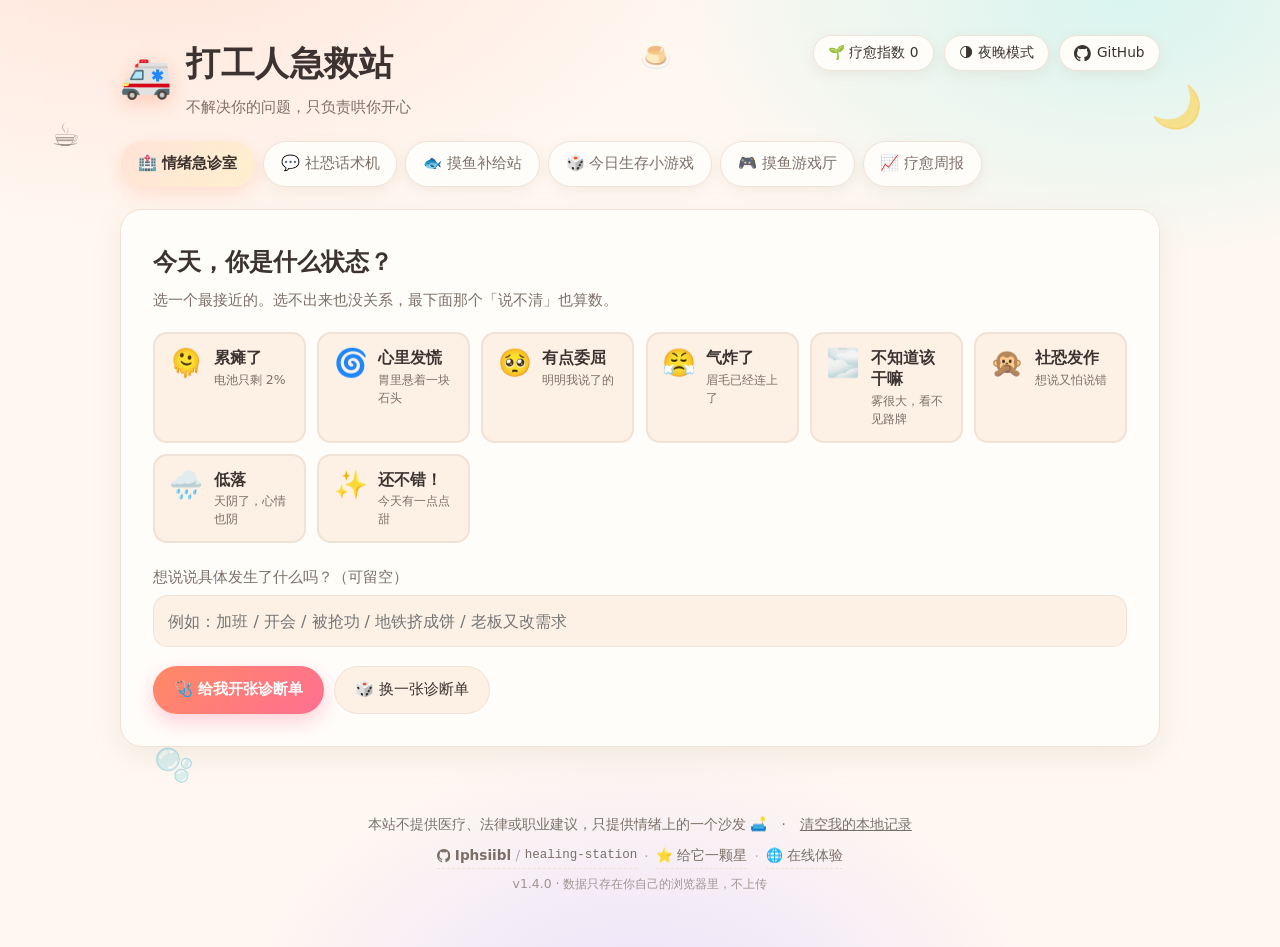
<file: healing-station/versions/v1.4.0/index.html>
<!doctype html>
<html lang="zh-CN">
<head>
<meta charset="utf-8">
<meta name="viewport" content="width=device-width, initial-scale=1, viewport-fit=cover">
<title>打工人急救站 · 一个只负责哄你的小站</title>
<meta name="description" content="打工人急救站：情绪急诊室、社恐话术机、摸鱼补给站、今日生存小游戏、摸鱼游戏厅。把上班的苦，兑换成一点甜。">
<link rel="icon" href="data:image/svg+xml,%3Csvg xmlns='http://www.w3.org/2000/svg' viewBox='0 0 100 100'%3E%3Ctext y='.9em' font-size='90'%3E🚑%3C/text%3E%3C/svg%3E">
<link rel="stylesheet" href="assets/styles.css">
<link rel="stylesheet" href="games/games.css">
</head>
<body>
<a class="skip-link" href="#main">跳到主要内容</a>

<div class="bg-deco" aria-hidden="true">
  <span class="blob blob-1">☕</span>
  <span class="blob blob-2">🌙</span>
  <span class="blob blob-3">🫧</span>
  <span class="blob blob-4">🌿</span>
  <span class="blob blob-5">🍮</span>
</div>

<header class="site-header">
  <div class="brand">
    <span class="brand-mark" aria-hidden="true">🚑</span>
    <div class="brand-text">
      <h1>打工人急救站</h1>
      <p class="brand-sub">不解决你的问题，只负责哄你开心</p>
    </div>
  </div>
  <div class="header-tools">
    <button class="chip chip-btn" id="energyChip" type="button" title="点击查看本周疗愈周报">疗愈指数 0</button>
    <button class="chip-btn" id="themeToggle" type="button" aria-pressed="false">🌗 夜晚模式</button>
    <a class="chip-btn gh-chip" href="https://github.com/Iphsiibl/healing-station" target="_blank" rel="noopener noreferrer"
       title="本项目的 GitHub 仓库：Iphsiibl/healing-station" aria-label="本项目的 GitHub 仓库 Iphsiibl/healing-station">
      <svg class="gh-mark" viewBox="0 0 16 16" aria-hidden="true" focusable="false"><path fill="currentColor" d="M8 0C3.58 0 0 3.58 0 8c0 3.54 2.29 6.53 5.47 7.59.4.07.55-.17.55-.38 0-.19-.01-.82-.01-1.49-2.01.37-2.53-.49-2.69-.94-.09-.23-.48-.94-.82-1.13-.28-.15-.68-.52-.01-.53.63-.01 1.08.58 1.23.82.72 1.21 1.87.87 2.33.66.07-.52.28-.87.51-1.07-1.78-.2-3.64-.89-3.64-3.95 0-.87.31-1.59.82-2.15-.08-.2-.36-1.02.08-2.12 0 0 .67-.21 2.2.82.64-.18 1.32-.27 2-.27s1.36.09 2 .27c1.53-1.04 2.2-.82 2.2-.82.44 1.1.16 1.92.08 2.12.51.56.82 1.27.82 2.15 0 3.07-1.87 3.75-3.65 3.95.29.25.54.73.54 1.48 0 1.07-.01 1.93-.01 2.2 0 .21.15.46.55.38A8.012 8.012 0 0 0 16 8c0-4.42-3.58-8-8-8Z"/></svg>
      <span>GitHub</span>
    </a>
  </div>
</header>

<nav class="tabs" role="tablist" aria-label="功能模块">
  <button class="tab is-active" role="tab" id="tab-clinic" aria-controls="panel-clinic" aria-selected="true" type="button">🏥 情绪急诊室</button>
  <button class="tab" role="tab" id="tab-talk" aria-controls="panel-talk" aria-selected="false" type="button">💬 社恐话术机</button>
  <button class="tab" role="tab" id="tab-fish" aria-controls="panel-fish" aria-selected="false" type="button">🐟 摸鱼补给站</button>
  <button class="tab" role="tab" id="tab-game" aria-controls="panel-game" aria-selected="false" type="button">🎲 今日生存小游戏</button>
  <button class="tab" role="tab" id="tab-games" aria-controls="panel-games" aria-selected="false" type="button">🎮 摸鱼游戏厅</button>
  <button class="tab" role="tab" id="tab-report" aria-controls="panel-report" aria-selected="false" type="button">📈 疗愈周报</button>
</nav>

<main id="main">
  <!-- ============ 情绪急诊室 ============ -->
  <section class="panel is-active" id="panel-clinic" role="tabpanel" aria-labelledby="tab-clinic" tabindex="-1">
    <form class="card" id="clinicForm" novalidate>
      <h2 class="card-title">今天，你是什么状态？</h2>
      <p class="card-hint">选一个最接近的。选不出来也没关系，最下面那个「说不清」也算数。</p>

      <p class="welcome-back" id="clinicWelcome" hidden></p>

      <div class="mood-grid" id="moodGrid" role="radiogroup" aria-label="选择今天的心情"></div>

      <label class="field" for="clinicKeyword">
        <span class="field-label">想说说具体发生了什么吗？（可留空）</span>
        <input id="clinicKeyword" type="text" maxlength="40" autocomplete="off"
               placeholder="例如：加班 / 开会 / 被抢功 / 地铁挤成饼 / 老板又改需求">
      </label>

      <div class="btn-row">
        <button class="btn primary" type="submit">🩺 给我开张诊断单</button>
        <button class="btn ghost" type="button" id="clinicAgain">🎲 换一张诊断单</button>
      </div>
    </form>

    <div class="result-card" id="clinicResult" hidden aria-live="polite">
      <div class="stamp" aria-hidden="true">已诊断 · 不收费</div>
      <p class="result-kicker" id="clinicMoodName">诊断书</p>
      <h3 class="result-title" id="clinicTitle"></h3>
      <p class="result-cause" id="clinicCause"></p>
      <h4 class="result-sub">🧪 病历分析</h4>
      <ul class="result-list" id="clinicAnalysis"></ul>
      <h4 class="result-sub">💊 今日处方</h4>
      <ul class="result-list remedies" id="clinicRemedies"></ul>
      <h4 class="result-sub">💌 来自值班护士的话</h4>
      <p class="result-blessing" id="clinicBlessing"></p>
      <div class="btn-row">
        <button class="btn ghost" type="button" id="clinicCopy">📋 复制诊断单</button>
        <button class="btn ghost" type="button" id="clinicShare">🔗 复制分享链接</button>
      </div>
    </div>
  </section>

  <!-- ============ 社恐话术机 ============ -->
  <section class="panel" id="panel-talk" role="tabpanel" aria-labelledby="tab-talk" tabindex="-1" hidden>
    <div class="card">
      <h2 class="card-title">遇到什么场面了？</h2>
      <p class="card-hint">挑一个最像你今天的，点一下。话术分三档：<b>怂</b>（安全牌）、<b>稳</b>（专业但有边界）、<b>浪</b>（幽默，胆子大）。</p>
      <div class="scene-grid" id="sceneGrid" role="group" aria-label="选择职场场景"></div>
    </div>

    <div class="result-card" id="talkResult" hidden aria-live="polite">
      <p class="result-kicker" id="talkSceneName">话术</p>
      <h3 class="result-title" id="talkTitle"></h3>
      <div class="tone-tabs" role="tablist" aria-label="选择语气">
        <button class="tone-btn is-active" role="tab" data-tone="safe" aria-selected="true" type="button">🙈 怂 · 安全牌</button>
        <button class="tone-btn" role="tab" data-tone="pro" aria-selected="false" type="button">🧊 稳 · 有边界</button>
        <button class="tone-btn" role="tab" data-tone="wild" aria-selected="false" type="button">🎪 浪 · 胆子大</button>
      </div>
      <div class="reply-card" id="replyCard">
        <p class="reply-text" id="replyText"></p>
        <div class="btn-row">
          <button class="btn primary" type="button" id="replyCopy">📋 复制这句</button>
          <button class="btn ghost" type="button" id="replyReroll">🔁 换一句</button>
        </div>
      </div>
      <p class="tip" id="talkTip"></p>
    </div>
  </section>

  <!-- ============ 摸鱼补给站 ============ -->
  <section class="panel" id="panel-fish" role="tabpanel" aria-labelledby="tab-fish" tabindex="-1" hidden>
    <div class="card">
      <h2 class="card-title">先假装你在工作</h2>
      <p class="card-hint">挑一个背景音，把音量调到刚好盖住键盘声。全部声音由算法实时合成，不加载任何音频文件，断网也能用。</p>
      <div class="sound-grid" id="soundGrid" role="group" aria-label="选择背景音"></div>
      <p class="sound-status" id="soundStatus" role="status" aria-live="polite">还没有在放声音 · 点一个背景音试试 🌧️</p>

      <label class="field" for="volRange">
        <span class="field-label">音量 <span id="volValue">50%</span></span>
        <input id="volRange" type="range" min="0" max="100" value="50" />
      </label>

      <div class="btn-row">
        <button class="btn ghost" type="button" id="soundStop">⏹ 停止播放</button>
        <button class="btn primary" type="button" id="bossKey">🕵 老板键（Esc）</button>
      </div>
      <p class="tip">小技巧：随时按 <b>Esc</b>（或点右上角的「老板键」），整站会立刻变成一份正在进行的「Q3 业务复盘」。</p>
    </div>

    <div class="card pomo-card">
      <h2 class="card-title">番茄钟 · 假装专注</h2>
      <p class="card-hint">25 分钟专注，5 分钟休息。到点有提示音。</p>
      <div class="pomo">
        <svg class="pomo-ring" viewBox="0 0 120 120" aria-hidden="true">
          <circle class="pomo-track" cx="60" cy="60" r="52"></circle>
          <circle class="pomo-prog" id="pomoRing" cx="60" cy="60" r="52"></circle>
        </svg>
        <div class="pomo-face">
          <p class="pomo-time" id="pomoTime">25:00</p>
          <p class="pomo-mode" id="pomoMode">专注中（未开始）</p>
        </div>
      </div>
      <div class="btn-row">
        <button class="btn primary" type="button" id="pomoStart">▶ 开始</button>
        <button class="btn ghost" type="button" id="pomoReset">↺ 重置</button>
        <button class="btn ghost" type="button" id="pomoModeBtn">🔄 切换 25 / 5 分钟</button>
      </div>
    </div>
  </section>

  <!-- ============ 今日生存小游戏 ============ -->
  <section class="panel" id="panel-game" role="tabpanel" aria-labelledby="tab-game" tabindex="-1" hidden>
    <div class="card story-card" id="storyCard">
      <h2 class="card-title">今天能准时下班吗？</h2>
      <p class="card-hint">一部只有几个按钮的职场生存剧。没有正确答案，只有一条属于你的路。</p>
      <div class="story-head">
        <span class="story-emoji" id="storyEmoji">🌅</span>
        <div class="story-head-text">
          <h3 class="story-scene" id="storyScene">早上 8:55，工位</h3>
          <p class="story-hearts" id="storyHearts"></p>
        </div>
      </div>
      <p class="story-text" id="storyText"></p>
      <div class="story-choices" id="storyChoices" role="group" aria-label="选择你的行动"></div>
      <p class="story-tip" id="storyTip" hidden></p>
      <div class="btn-row">
        <button class="btn ghost" type="button" id="storyRestart">🔁 重新开始</button>
        <button class="btn ghost" type="button" id="storyPathBtn">📜 看我走了哪条路</button>
      </div>
      <pre class="story-path" id="storyPath" hidden></pre>
    </div>

    <div class="result-card" id="storyEndingCard" hidden aria-live="polite">
      <div class="stamp" aria-hidden="true">今日结局</div>
      <p class="result-kicker" id="storyEndGrade"></p>
      <h3 class="result-title" id="storyEndTitle"></h3>
      <p class="result-cause" id="storyEndDesc"></p>
      <h4 class="result-sub">💌 来自值班护士的话</h4>
      <p class="result-blessing" id="storyEndComfort"></p>
      <h4 class="result-sub">🧭 下次可以试试</h4>
      <p class="tip" id="storyEndTip"></p>
      <div class="btn-row">
        <button class="btn primary" type="button" id="storyAgain">🔁 再来一局</button>
      </div>
    </div>
  </section>
  <!-- ============ 摸鱼游戏厅 ============ -->
  <section class="panel" id="panel-games" role="tabpanel" aria-labelledby="tab-games" tabindex="-1" hidden>
    <div class="card">
      <h2 class="card-title">摸鱼游戏厅</h2>
      <p class="card-hint">点开就能玩的像素小游戏：一局一分钟，手残也能玩。所有画面由代码现场画出来，不加载任何图片和音频文件。</p>
      <div id="gameHall"></div>
      <p class="tip">想把你 favorite 的这一款单独放进自己的网页？用 <b>&lt;iframe src="games/index.html?game=mole"&gt;</b> 就行。</p>
    </div>
  </section>
  <!-- ============ 疗愈周报 ============ -->
  <section class="panel" id="panel-report" role="tabpanel" aria-labelledby="tab-report" tabindex="-1" hidden>
    <div class="card">
      <h2 class="card-title">本周，你被哄了几次？</h2>
      <p class="card-hint">所有记录只存在你自己的浏览器里，不上传、不联网。</p>

      <div class="report-empty" id="reportEmpty" hidden>
        <p class="report-empty-emoji" aria-hidden="true">🫙</p>
        <p>本周还是空的。</p>
        <p class="tip">先去急诊室开一张诊断单，或者去摸鱼补给站听三分钟雨。</p>
      </div>

      <div class="report-body" id="reportBody">
        <p class="report-summary" id="reportSummary"></p>
        <div class="report-stats" id="reportStats"></div>
        <h4 class="result-sub">📊 近 7 天</h4>
        <div class="report-chart" id="reportChart" role="img" aria-label="近七天使用次数柱状图"></div>
        <h4 class="result-sub">🏷️ 这周的高频关键词</h4>
        <div class="report-tags" id="reportTags"></div>
        <div class="btn-row">
          <button class="btn primary" type="button" id="reportCopy">📋 复制我的周报</button>
          <button class="btn ghost" type="button" id="reportToClinic">🏥 回到急诊室</button>
        </div>
      </div>
    </div>
  </section>
</main>

<footer class="site-footer">
  <p>本站不提供医疗、法律或职业建议，只提供情绪上的一个沙发 🛋️　·　<a href="#" id="resetData">清空我的本地记录</a></p>
  <p class="footer-gh">
    <a class="gh-link" href="https://github.com/Iphsiibl/healing-station" target="_blank" rel="noopener noreferrer" title="在 GitHub 上查看本项目源码">
      <svg class="gh-mark" viewBox="0 0 16 16" aria-hidden="true" focusable="false"><path fill="currentColor" d="M8 0C3.58 0 0 3.58 0 8c0 3.54 2.29 6.53 5.47 7.59.4.07.55-.17.55-.38 0-.19-.01-.82-.01-1.49-2.01.37-2.53-.49-2.69-.94-.09-.23-.48-.94-.82-1.13-.28-.15-.68-.52-.01-.53.63-.01 1.08.58 1.23.82.72 1.21 1.87.87 2.33.66.07-.52.28-.87.51-1.07-1.78-.2-3.64-.89-3.64-3.95 0-.87.31-1.59.82-2.15-.08-.2-.36-1.02.08-2.12 0 0 .67-.21 2.2.82.64-.18 1.32-.27 2-.27s1.36.09 2 .27c1.53-1.04 2.2-.82 2.2-.82.44 1.1.16 1.92.08 2.12.51.56.82 1.27.82 2.15 0 3.07-1.87 3.75-3.65 3.95.29.25.54.73.54 1.48 0 1.07-.01 1.93-.01 2.2 0 .21.15.46.55.38A8.012 8.012 0 0 0 16 8c0-4.42-3.58-8-8-8Z"/></svg>
      <span class="gh-owner">Iphsiibl</span><span class="gh-sep">/</span><span class="gh-repo">healing-station</span>
    </a>
    <span class="gh-dot">·</span>
    <a class="gh-link" href="https://github.com/Iphsiibl/healing-station/stargazers" target="_blank" rel="noopener noreferrer">⭐ 给它一颗星</a>
    <span class="gh-dot">·</span>
    <a class="gh-link" href="https://iphsiibl.github.io/healing-station/" target="_blank" rel="noopener noreferrer">🌐 在线体验</a>
  </p>
  <p class="version">v1.4.0 · 数据只存在你自己的浏览器里，不上传</p>
</footer>

<div class="boss-screen" id="bossScreen" role="dialog" aria-modal="true" aria-label="正在开会" tabindex="-1" hidden>
  <div class="boss-doc">
    <div class="boss-doc-head">
      <h2>Q3 业务复盘 &amp; 下阶段目标对齐</h2>
      <span class="boss-tag">内部资料 · 请勿外传</span>
    </div>
    <table class="boss-table">
      <thead>
        <tr><th>指标</th><th>本季度</th><th>目标</th><th>状态</th></tr>
      </thead>
      <tbody>
        <tr><td>活跃用户</td><td>128,400</td><td>130,000</td><td>98.8%</td></tr>
        <tr><td>人均时长</td><td>27.4 分钟</td><td>30 分钟</td><td>91.3%</td></tr>
        <tr><td>下季度核心目标</td><td colspan="3">把新用户首周留存从 42% 提升到 55%</td></tr>
      </tbody>
    </table>
    <ul class="boss-list">
      <li>① 数据口径已与增长组对齐，待最终确认</li>
      <li>② 埋点方案本周五前补充完整</li>
      <li>③ 下阶段重点：留存 &gt; 拉新</li>
    </ul>
    <p class="boss-hint">点击任意处返回 · 或按 Esc</p>
  </div>
</div>

<script src="assets/js/data-moods.js"></script>
<script src="assets/js/data-scenes.js"></script>
<script src="assets/js/data-story.js"></script>
<script src="assets/js/engine.js"></script>
<script src="assets/js/audio.js"></script>
<script src="games/pixel.js"></script>
<script src="games/sprites.js"></script>
<script src="games/game-mole.js"></script>
<script src="games/game-dodge.js"></script>
<script src="games/game-match3.js"></script>
<script src="games/game-fish.js"></script>
<script src="games/hall.js"></script>
<script src="assets/js/app.js"></script>
</body>
</html>
</file>
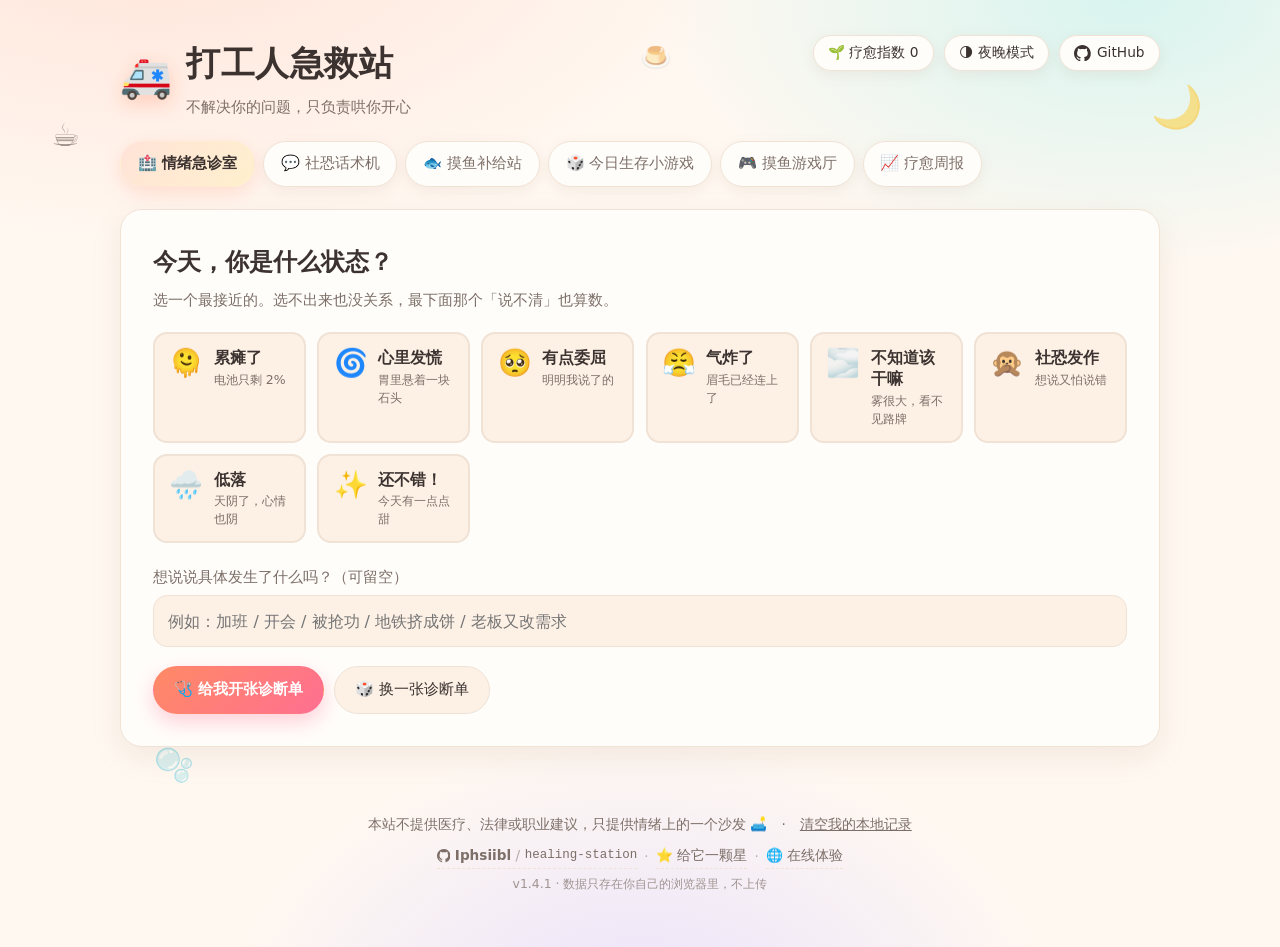
<file: healing-station/versions/v1.4.1/index.html>
<!doctype html>
<html lang="zh-CN">
<head>
<meta charset="utf-8">
<meta name="viewport" content="width=device-width, initial-scale=1, viewport-fit=cover">
<title>打工人急救站 · 一个只负责哄你的小站</title>
<meta name="description" content="打工人急救站：情绪急诊室、社恐话术机、摸鱼补给站、今日生存小游戏、摸鱼游戏厅。把上班的苦，兑换成一点甜。">
<link rel="icon" href="data:image/svg+xml,%3Csvg xmlns='http://www.w3.org/2000/svg' viewBox='0 0 100 100'%3E%3Ctext y='.9em' font-size='90'%3E🚑%3C/text%3E%3C/svg%3E">
<link rel="stylesheet" href="assets/styles.css">
<link rel="stylesheet" href="games/games.css">
</head>
<body>
<a class="skip-link" href="#main">跳到主要内容</a>

<div class="bg-deco" aria-hidden="true">
  <span class="blob blob-1">☕</span>
  <span class="blob blob-2">🌙</span>
  <span class="blob blob-3">🫧</span>
  <span class="blob blob-4">🌿</span>
  <span class="blob blob-5">🍮</span>
</div>

<header class="site-header">
  <div class="brand">
    <span class="brand-mark" aria-hidden="true">🚑</span>
    <div class="brand-text">
      <h1>打工人急救站</h1>
      <p class="brand-sub">不解决你的问题，只负责哄你开心</p>
    </div>
  </div>
  <div class="header-tools">
    <button class="chip chip-btn" id="energyChip" type="button" title="点击查看本周疗愈周报">疗愈指数 0</button>
    <button class="chip-btn" id="themeToggle" type="button" aria-pressed="false">🌗 夜晚模式</button>
    <a class="chip-btn gh-chip" href="https://github.com/Iphsiibl/healing-station" target="_blank" rel="noopener noreferrer"
       title="本项目的 GitHub 仓库：Iphsiibl/healing-station" aria-label="本项目的 GitHub 仓库 Iphsiibl/healing-station">
      <svg class="gh-mark" viewBox="0 0 16 16" aria-hidden="true" focusable="false"><path fill="currentColor" d="M8 0C3.58 0 0 3.58 0 8c0 3.54 2.29 6.53 5.47 7.59.4.07.55-.17.55-.38 0-.19-.01-.82-.01-1.49-2.01.37-2.53-.49-2.69-.94-.09-.23-.48-.94-.82-1.13-.28-.15-.68-.52-.01-.53.63-.01 1.08.58 1.23.82.72 1.21 1.87.87 2.33.66.07-.52.28-.87.51-1.07-1.78-.2-3.64-.89-3.64-3.95 0-.87.31-1.59.82-2.15-.08-.2-.36-1.02.08-2.12 0 0 .67-.21 2.2.82.64-.18 1.32-.27 2-.27s1.36.09 2 .27c1.53-1.04 2.2-.82 2.2-.82.44 1.1.16 1.92.08 2.12.51.56.82 1.27.82 2.15 0 3.07-1.87 3.75-3.65 3.95.29.25.54.73.54 1.48 0 1.07-.01 1.93-.01 2.2 0 .21.15.46.55.38A8.012 8.012 0 0 0 16 8c0-4.42-3.58-8-8-8Z"/></svg>
      <span>GitHub</span>
    </a>
  </div>
</header>

<nav class="tabs" role="tablist" aria-label="功能模块">
  <button class="tab is-active" role="tab" id="tab-clinic" aria-controls="panel-clinic" aria-selected="true" type="button">🏥 情绪急诊室</button>
  <button class="tab" role="tab" id="tab-talk" aria-controls="panel-talk" aria-selected="false" type="button">💬 社恐话术机</button>
  <button class="tab" role="tab" id="tab-fish" aria-controls="panel-fish" aria-selected="false" type="button">🐟 摸鱼补给站</button>
  <button class="tab" role="tab" id="tab-game" aria-controls="panel-game" aria-selected="false" type="button">🎲 今日生存小游戏</button>
  <button class="tab" role="tab" id="tab-games" aria-controls="panel-games" aria-selected="false" type="button">🎮 摸鱼游戏厅</button>
  <button class="tab" role="tab" id="tab-report" aria-controls="panel-report" aria-selected="false" type="button">📈 疗愈周报</button>
</nav>

<main id="main">
  <!-- ============ 情绪急诊室 ============ -->
  <section class="panel is-active" id="panel-clinic" role="tabpanel" aria-labelledby="tab-clinic" tabindex="-1">
    <form class="card" id="clinicForm" novalidate>
      <h2 class="card-title">今天，你是什么状态？</h2>
      <p class="card-hint">选一个最接近的。选不出来也没关系，最下面那个「说不清」也算数。</p>

      <p class="welcome-back" id="clinicWelcome" hidden></p>

      <div class="mood-grid" id="moodGrid" role="radiogroup" aria-label="选择今天的心情"></div>

      <label class="field" for="clinicKeyword">
        <span class="field-label">想说说具体发生了什么吗？（可留空）</span>
        <input id="clinicKeyword" type="text" maxlength="40" autocomplete="off"
               placeholder="例如：加班 / 开会 / 被抢功 / 地铁挤成饼 / 老板又改需求">
      </label>

      <div class="btn-row">
        <button class="btn primary" type="submit">🩺 给我开张诊断单</button>
        <button class="btn ghost" type="button" id="clinicAgain">🎲 换一张诊断单</button>
      </div>
    </form>

    <div class="result-card" id="clinicResult" hidden aria-live="polite">
      <div class="stamp" aria-hidden="true">已诊断 · 不收费</div>
      <p class="result-kicker" id="clinicMoodName">诊断书</p>
      <h3 class="result-title" id="clinicTitle"></h3>
      <p class="result-cause" id="clinicCause"></p>
      <h4 class="result-sub">🧪 病历分析</h4>
      <ul class="result-list" id="clinicAnalysis"></ul>
      <h4 class="result-sub">💊 今日处方</h4>
      <ul class="result-list remedies" id="clinicRemedies"></ul>
      <h4 class="result-sub">💌 来自值班护士的话</h4>
      <p class="result-blessing" id="clinicBlessing"></p>
      <div class="btn-row">
        <button class="btn ghost" type="button" id="clinicCopy">📋 复制诊断单</button>
        <button class="btn ghost" type="button" id="clinicShare">🔗 复制分享链接</button>
      </div>
    </div>
  </section>

  <!-- ============ 社恐话术机 ============ -->
  <section class="panel" id="panel-talk" role="tabpanel" aria-labelledby="tab-talk" tabindex="-1" hidden>
    <div class="card">
      <h2 class="card-title">遇到什么场面了？</h2>
      <p class="card-hint">挑一个最像你今天的，点一下。话术分三档：<b>怂</b>（安全牌）、<b>稳</b>（专业但有边界）、<b>浪</b>（幽默，胆子大）。</p>
      <div class="scene-grid" id="sceneGrid" role="group" aria-label="选择职场场景"></div>
    </div>

    <div class="result-card" id="talkResult" hidden aria-live="polite">
      <p class="result-kicker" id="talkSceneName">话术</p>
      <h3 class="result-title" id="talkTitle"></h3>
      <div class="tone-tabs" role="tablist" aria-label="选择语气">
        <button class="tone-btn is-active" role="tab" data-tone="safe" aria-selected="true" type="button">🙈 怂 · 安全牌</button>
        <button class="tone-btn" role="tab" data-tone="pro" aria-selected="false" type="button">🧊 稳 · 有边界</button>
        <button class="tone-btn" role="tab" data-tone="wild" aria-selected="false" type="button">🎪 浪 · 胆子大</button>
      </div>
      <div class="reply-card" id="replyCard">
        <p class="reply-text" id="replyText"></p>
        <div class="btn-row">
          <button class="btn primary" type="button" id="replyCopy">📋 复制这句</button>
          <button class="btn ghost" type="button" id="replyReroll">🔁 换一句</button>
        </div>
      </div>
      <p class="tip" id="talkTip"></p>
    </div>
  </section>

  <!-- ============ 摸鱼补给站 ============ -->
  <section class="panel" id="panel-fish" role="tabpanel" aria-labelledby="tab-fish" tabindex="-1" hidden>
    <div class="card">
      <h2 class="card-title">先假装你在工作</h2>
      <p class="card-hint">挑一个背景音，把音量调到刚好盖住键盘声。全部声音由算法实时合成，不加载任何音频文件，断网也能用。</p>
      <div class="sound-grid" id="soundGrid" role="group" aria-label="选择背景音"></div>
      <p class="sound-status" id="soundStatus" role="status" aria-live="polite">还没有在放声音 · 点一个背景音试试 🌧️</p>

      <label class="field" for="volRange">
        <span class="field-label">音量 <span id="volValue">50%</span></span>
        <input id="volRange" type="range" min="0" max="100" value="50" />
      </label>

      <div class="btn-row">
        <button class="btn ghost" type="button" id="soundStop">⏹ 停止播放</button>
        <button class="btn primary" type="button" id="bossKey">🕵 老板键（Esc）</button>
      </div>
      <p class="tip">小技巧：随时按 <b>Esc</b>（或点右上角的「老板键」），整站会立刻变成一份正在进行的「Q3 业务复盘」。</p>
    </div>

    <div class="card pomo-card">
      <h2 class="card-title">番茄钟 · 假装专注</h2>
      <p class="card-hint">25 分钟专注，5 分钟休息。到点有提示音。</p>
      <div class="pomo">
        <svg class="pomo-ring" viewBox="0 0 120 120" aria-hidden="true">
          <circle class="pomo-track" cx="60" cy="60" r="52"></circle>
          <circle class="pomo-prog" id="pomoRing" cx="60" cy="60" r="52"></circle>
        </svg>
        <div class="pomo-face">
          <p class="pomo-time" id="pomoTime">25:00</p>
          <p class="pomo-mode" id="pomoMode">专注中（未开始）</p>
        </div>
      </div>
      <div class="btn-row">
        <button class="btn primary" type="button" id="pomoStart">▶ 开始</button>
        <button class="btn ghost" type="button" id="pomoReset">↺ 重置</button>
        <button class="btn ghost" type="button" id="pomoModeBtn">🔄 切换 25 / 5 分钟</button>
      </div>
    </div>
  </section>

  <!-- ============ 今日生存小游戏 ============ -->
  <section class="panel" id="panel-game" role="tabpanel" aria-labelledby="tab-game" tabindex="-1" hidden>
    <div class="card story-card" id="storyCard">
      <h2 class="card-title">今天能准时下班吗？</h2>
      <p class="card-hint">一部只有几个按钮的职场生存剧。没有正确答案，只有一条属于你的路。</p>
      <div class="story-head">
        <span class="story-emoji" id="storyEmoji">🌅</span>
        <div class="story-head-text">
          <h3 class="story-scene" id="storyScene">早上 8:55，工位</h3>
          <p class="story-hearts" id="storyHearts"></p>
        </div>
      </div>
      <p class="story-text" id="storyText"></p>
      <div class="story-choices" id="storyChoices" role="group" aria-label="选择你的行动"></div>
      <p class="story-tip" id="storyTip" hidden></p>
      <div class="btn-row">
        <button class="btn ghost" type="button" id="storyRestart">🔁 重新开始</button>
        <button class="btn ghost" type="button" id="storyPathBtn">📜 看我走了哪条路</button>
      </div>
      <pre class="story-path" id="storyPath" hidden></pre>
    </div>

    <div class="result-card" id="storyEndingCard" hidden aria-live="polite">
      <div class="stamp" aria-hidden="true">今日结局</div>
      <p class="result-kicker" id="storyEndGrade"></p>
      <h3 class="result-title" id="storyEndTitle"></h3>
      <p class="result-cause" id="storyEndDesc"></p>
      <h4 class="result-sub">💌 来自值班护士的话</h4>
      <p class="result-blessing" id="storyEndComfort"></p>
      <h4 class="result-sub">🧭 下次可以试试</h4>
      <p class="tip" id="storyEndTip"></p>
      <div class="btn-row">
        <button class="btn primary" type="button" id="storyAgain">🔁 再来一局</button>
      </div>
    </div>
  </section>
  <!-- ============ 摸鱼游戏厅 ============ -->
  <section class="panel" id="panel-games" role="tabpanel" aria-labelledby="tab-games" tabindex="-1" hidden>
    <div class="card">
      <h2 class="card-title">摸鱼游戏厅</h2>
      <p class="card-hint">点开就能玩的像素小游戏：一局一分钟，手残也能玩。所有画面由代码现场画出来，不加载任何图片和音频文件。</p>
      <div id="gameHall"></div>
      <p class="tip">想把你 favorite 的这一款单独放进自己的网页？用 <b>&lt;iframe src="games/index.html?game=mole"&gt;</b> 就行。</p>
    </div>
  </section>
  <!-- ============ 疗愈周报 ============ -->
  <section class="panel" id="panel-report" role="tabpanel" aria-labelledby="tab-report" tabindex="-1" hidden>
    <div class="card">
      <h2 class="card-title">本周，你被哄了几次？</h2>
      <p class="card-hint">所有记录只存在你自己的浏览器里，不上传、不联网。</p>

      <div class="report-empty" id="reportEmpty" hidden>
        <p class="report-empty-emoji" aria-hidden="true">🫙</p>
        <p>本周还是空的。</p>
        <p class="tip">先去急诊室开一张诊断单，或者去摸鱼补给站听三分钟雨。</p>
      </div>

      <div class="report-body" id="reportBody">
        <p class="report-summary" id="reportSummary"></p>
        <div class="report-stats" id="reportStats"></div>
        <h4 class="result-sub">📊 近 7 天</h4>
        <div class="report-chart" id="reportChart" role="img" aria-label="近七天使用次数柱状图"></div>
        <h4 class="result-sub">🏷️ 这周的高频关键词</h4>
        <div class="report-tags" id="reportTags"></div>
        <div class="btn-row">
          <button class="btn primary" type="button" id="reportCopy">📋 复制我的周报</button>
          <button class="btn ghost" type="button" id="reportToClinic">🏥 回到急诊室</button>
        </div>
      </div>
    </div>
  </section>
</main>

<footer class="site-footer">
  <p>本站不提供医疗、法律或职业建议，只提供情绪上的一个沙发 🛋️　·　<a href="#" id="resetData">清空我的本地记录</a></p>
  <p class="footer-gh">
    <a class="gh-link" href="https://github.com/Iphsiibl/healing-station" target="_blank" rel="noopener noreferrer" title="在 GitHub 上查看本项目源码">
      <svg class="gh-mark" viewBox="0 0 16 16" aria-hidden="true" focusable="false"><path fill="currentColor" d="M8 0C3.58 0 0 3.58 0 8c0 3.54 2.29 6.53 5.47 7.59.4.07.55-.17.55-.38 0-.19-.01-.82-.01-1.49-2.01.37-2.53-.49-2.69-.94-.09-.23-.48-.94-.82-1.13-.28-.15-.68-.52-.01-.53.63-.01 1.08.58 1.23.82.72 1.21 1.87.87 2.33.66.07-.52.28-.87.51-1.07-1.78-.2-3.64-.89-3.64-3.95 0-.87.31-1.59.82-2.15-.08-.2-.36-1.02.08-2.12 0 0 .67-.21 2.2.82.64-.18 1.32-.27 2-.27s1.36.09 2 .27c1.53-1.04 2.2-.82 2.2-.82.44 1.1.16 1.92.08 2.12.51.56.82 1.27.82 2.15 0 3.07-1.87 3.75-3.65 3.95.29.25.54.73.54 1.48 0 1.07-.01 1.93-.01 2.2 0 .21.15.46.55.38A8.012 8.012 0 0 0 16 8c0-4.42-3.58-8-8-8Z"/></svg>
      <span class="gh-owner">Iphsiibl</span><span class="gh-sep">/</span><span class="gh-repo">healing-station</span>
    </a>
    <span class="gh-dot">·</span>
    <a class="gh-link" href="https://github.com/Iphsiibl/healing-station/stargazers" target="_blank" rel="noopener noreferrer">⭐ 给它一颗星</a>
    <span class="gh-dot">·</span>
    <a class="gh-link" href="https://iphsiibl.github.io/healing-station/" target="_blank" rel="noopener noreferrer">🌐 在线体验</a>
  </p>
  <p class="version">v1.4.1 · 数据只存在你自己的浏览器里，不上传</p>
</footer>

<div class="boss-screen" id="bossScreen" role="dialog" aria-modal="true" aria-label="正在开会" tabindex="-1" hidden>
  <div class="boss-doc">
    <div class="boss-doc-head">
      <h2>Q3 业务复盘 &amp; 下阶段目标对齐</h2>
      <span class="boss-tag">内部资料 · 请勿外传</span>
    </div>
    <table class="boss-table">
      <thead>
        <tr><th>指标</th><th>本季度</th><th>目标</th><th>状态</th></tr>
      </thead>
      <tbody>
        <tr><td>活跃用户</td><td>128,400</td><td>130,000</td><td>98.8%</td></tr>
        <tr><td>人均时长</td><td>27.4 分钟</td><td>30 分钟</td><td>91.3%</td></tr>
        <tr><td>下季度核心目标</td><td colspan="3">把新用户首周留存从 42% 提升到 55%</td></tr>
      </tbody>
    </table>
    <ul class="boss-list">
      <li>① 数据口径已与增长组对齐，待最终确认</li>
      <li>② 埋点方案本周五前补充完整</li>
      <li>③ 下阶段重点：留存 &gt; 拉新</li>
    </ul>
    <p class="boss-hint">点击任意处返回 · 或按 Esc</p>
  </div>
</div>

<script src="assets/js/data-moods.js"></script>
<script src="assets/js/data-scenes.js"></script>
<script src="assets/js/data-story.js"></script>
<script src="assets/js/engine.js"></script>
<script src="assets/js/audio.js"></script>
<script src="games/pixel.js"></script>
<script src="games/sprites.js"></script>
<script src="games/game-mole.js"></script>
<script src="games/game-dodge.js"></script>
<script src="games/game-match3.js"></script>
<script src="games/game-fish.js"></script>
<script src="games/hall.js"></script>
<script src="assets/js/app.js"></script>
</body>
</html>
</file>
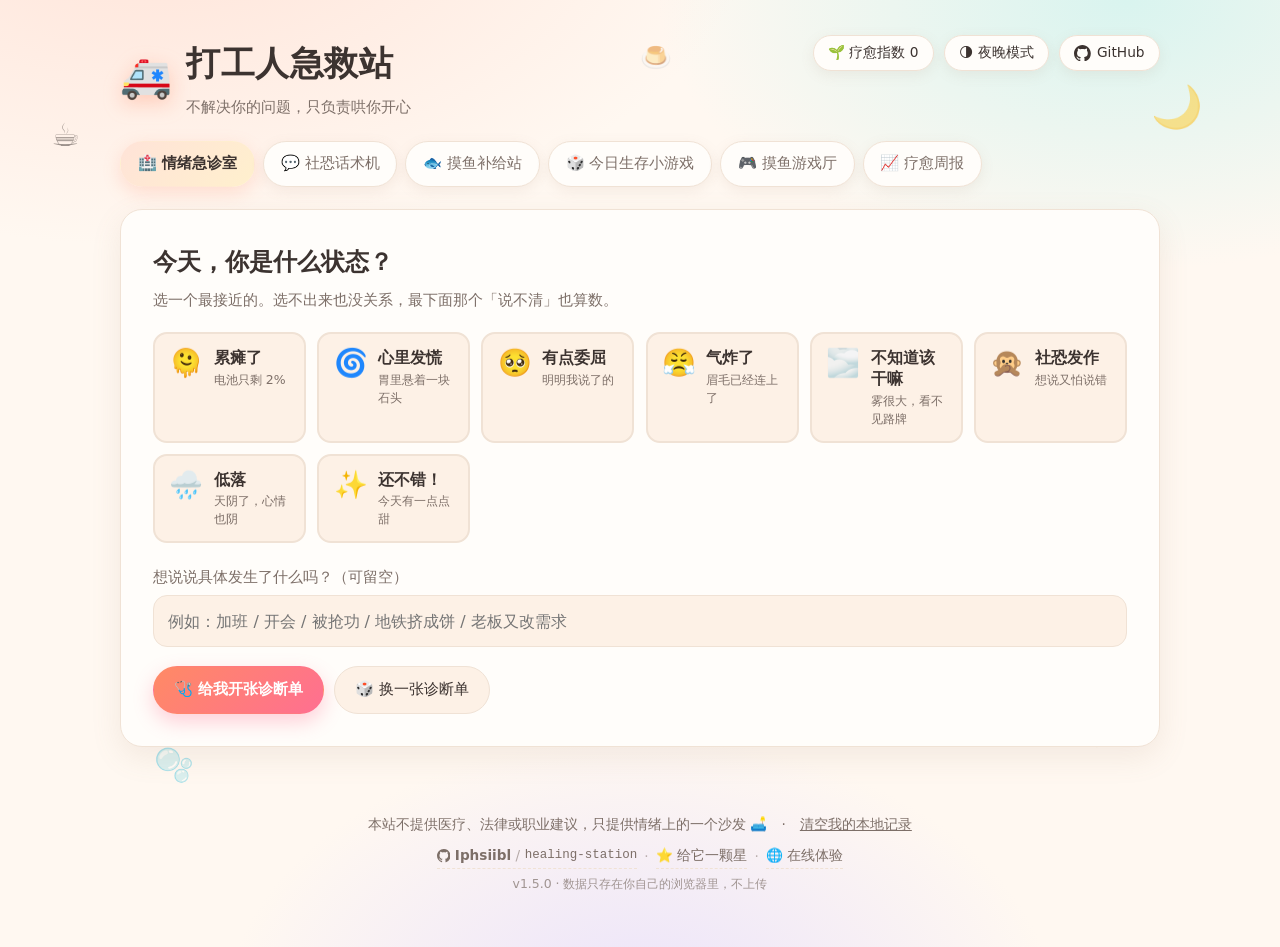
<file: healing-station/versions/v1.5.0/index.html>
<!doctype html>
<html lang="zh-CN">
<head>
<meta charset="utf-8">
<meta name="viewport" content="width=device-width, initial-scale=1, viewport-fit=cover">
<title>打工人急救站 · 一个只负责哄你的小站</title>
<meta name="description" content="打工人急救站：情绪急诊室、社恐话术机、摸鱼补给站、今日生存小游戏、摸鱼游戏厅。把上班的苦，兑换成一点甜。">
<link rel="icon" href="data:image/svg+xml,%3Csvg xmlns='http://www.w3.org/2000/svg' viewBox='0 0 100 100'%3E%3Ctext y='.9em' font-size='90'%3E🚑%3C/text%3E%3C/svg%3E">
<link rel="stylesheet" href="assets/styles.css">
<link rel="stylesheet" href="games/games.css">
</head>
<body>
<a class="skip-link" href="#main">跳到主要内容</a>

<div class="bg-deco" aria-hidden="true">
  <span class="blob blob-1">☕</span>
  <span class="blob blob-2">🌙</span>
  <span class="blob blob-3">🫧</span>
  <span class="blob blob-4">🌿</span>
  <span class="blob blob-5">🍮</span>
</div>

<header class="site-header">
  <div class="brand">
    <span class="brand-mark" aria-hidden="true">🚑</span>
    <div class="brand-text">
      <h1>打工人急救站</h1>
      <p class="brand-sub">不解决你的问题，只负责哄你开心</p>
    </div>
  </div>
  <div class="header-tools">
    <button class="chip chip-btn" id="energyChip" type="button" title="点击查看本周疗愈周报">疗愈指数 0</button>
    <button class="chip-btn" id="themeToggle" type="button" aria-pressed="false">🌗 夜晚模式</button>
    <a class="chip-btn gh-chip" href="https://github.com/Iphsiibl/healing-station" target="_blank" rel="noopener noreferrer"
       title="本项目的 GitHub 仓库：Iphsiibl/healing-station" aria-label="本项目的 GitHub 仓库 Iphsiibl/healing-station">
      <svg class="gh-mark" viewBox="0 0 16 16" aria-hidden="true" focusable="false"><path fill="currentColor" d="M8 0C3.58 0 0 3.58 0 8c0 3.54 2.29 6.53 5.47 7.59.4.07.55-.17.55-.38 0-.19-.01-.82-.01-1.49-2.01.37-2.53-.49-2.69-.94-.09-.23-.48-.94-.82-1.13-.28-.15-.68-.52-.01-.53.63-.01 1.08.58 1.23.82.72 1.21 1.87.87 2.33.66.07-.52.28-.87.51-1.07-1.78-.2-3.64-.89-3.64-3.95 0-.87.31-1.59.82-2.15-.08-.2-.36-1.02.08-2.12 0 0 .67-.21 2.2.82.64-.18 1.32-.27 2-.27s1.36.09 2 .27c1.53-1.04 2.2-.82 2.2-.82.44 1.1.16 1.92.08 2.12.51.56.82 1.27.82 2.15 0 3.07-1.87 3.75-3.65 3.95.29.25.54.73.54 1.48 0 1.07-.01 1.93-.01 2.2 0 .21.15.46.55.38A8.012 8.012 0 0 0 16 8c0-4.42-3.58-8-8-8Z"/></svg>
      <span>GitHub</span>
    </a>
  </div>
</header>

<nav class="tabs" role="tablist" aria-label="功能模块">
  <button class="tab is-active" role="tab" id="tab-clinic" aria-controls="panel-clinic" aria-selected="true" type="button">🏥 情绪急诊室</button>
  <button class="tab" role="tab" id="tab-talk" aria-controls="panel-talk" aria-selected="false" type="button">💬 社恐话术机</button>
  <button class="tab" role="tab" id="tab-fish" aria-controls="panel-fish" aria-selected="false" type="button">🐟 摸鱼补给站</button>
  <button class="tab" role="tab" id="tab-game" aria-controls="panel-game" aria-selected="false" type="button">🎲 今日生存小游戏</button>
  <button class="tab" role="tab" id="tab-games" aria-controls="panel-games" aria-selected="false" type="button">🎮 摸鱼游戏厅</button>
  <button class="tab" role="tab" id="tab-report" aria-controls="panel-report" aria-selected="false" type="button">📈 疗愈周报</button>
</nav>

<main id="main">
  <!-- ============ 情绪急诊室 ============ -->
  <section class="panel is-active" id="panel-clinic" role="tabpanel" aria-labelledby="tab-clinic" tabindex="-1">
    <form class="card" id="clinicForm" novalidate>
      <h2 class="card-title">今天，你是什么状态？</h2>
      <p class="card-hint">选一个最接近的。选不出来也没关系，最下面那个「说不清」也算数。</p>

      <p class="welcome-back" id="clinicWelcome" hidden></p>

      <div class="mood-grid" id="moodGrid" role="radiogroup" aria-label="选择今天的心情"></div>

      <label class="field" for="clinicKeyword">
        <span class="field-label">想说说具体发生了什么吗？（可留空）</span>
        <input id="clinicKeyword" type="text" maxlength="40" autocomplete="off"
               placeholder="例如：加班 / 开会 / 被抢功 / 地铁挤成饼 / 老板又改需求">
      </label>

      <div class="btn-row">
        <button class="btn primary" type="submit">🩺 给我开张诊断单</button>
        <button class="btn ghost" type="button" id="clinicAgain">🎲 换一张诊断单</button>
      </div>
    </form>

    <div class="result-card" id="clinicResult" hidden aria-live="polite">
      <div class="stamp" aria-hidden="true">已诊断 · 不收费</div>
      <p class="result-kicker" id="clinicMoodName">诊断书</p>
      <h3 class="result-title" id="clinicTitle"></h3>
      <p class="result-cause" id="clinicCause"></p>
      <h4 class="result-sub">🧪 病历分析</h4>
      <ul class="result-list" id="clinicAnalysis"></ul>
      <h4 class="result-sub">💊 今日处方</h4>
      <ul class="result-list remedies" id="clinicRemedies"></ul>
      <h4 class="result-sub">💌 来自值班护士的话</h4>
      <p class="result-blessing" id="clinicBlessing"></p>
      <div class="btn-row">
        <button class="btn ghost" type="button" id="clinicCopy">📋 复制诊断单</button>
        <button class="btn ghost" type="button" id="clinicShare">🔗 复制分享链接</button>
      </div>
    </div>
  </section>

  <!-- ============ 社恐话术机 ============ -->
  <section class="panel" id="panel-talk" role="tabpanel" aria-labelledby="tab-talk" tabindex="-1" hidden>
    <div class="card">
      <h2 class="card-title">遇到什么场面了？</h2>
      <p class="card-hint">挑一个最像你今天的，点一下。话术分三档：<b>怂</b>（安全牌）、<b>稳</b>（专业但有边界）、<b>浪</b>（幽默，胆子大）。</p>
      <div class="scene-grid" id="sceneGrid" role="group" aria-label="选择职场场景"></div>
    </div>

    <div class="result-card" id="talkResult" hidden aria-live="polite">
      <p class="result-kicker" id="talkSceneName">话术</p>
      <h3 class="result-title" id="talkTitle"></h3>
      <div class="tone-tabs" role="tablist" aria-label="选择语气">
        <button class="tone-btn is-active" role="tab" data-tone="safe" aria-selected="true" type="button">🙈 怂 · 安全牌</button>
        <button class="tone-btn" role="tab" data-tone="pro" aria-selected="false" type="button">🧊 稳 · 有边界</button>
        <button class="tone-btn" role="tab" data-tone="wild" aria-selected="false" type="button">🎪 浪 · 胆子大</button>
      </div>
      <div class="reply-card" id="replyCard">
        <p class="reply-text" id="replyText"></p>
        <div class="btn-row">
          <button class="btn primary" type="button" id="replyCopy">📋 复制这句</button>
          <button class="btn ghost" type="button" id="replyReroll">🔁 换一句</button>
        </div>
      </div>
      <p class="tip" id="talkTip"></p>
    </div>
  </section>

  <!-- ============ 摸鱼补给站 ============ -->
  <section class="panel" id="panel-fish" role="tabpanel" aria-labelledby="tab-fish" tabindex="-1" hidden>
    <div class="card">
      <h2 class="card-title">先假装你在工作</h2>
      <p class="card-hint">挑一个背景音，把音量调到刚好盖住键盘声。全部声音由算法实时合成，不加载任何音频文件，断网也能用。</p>
      <div class="sound-grid" id="soundGrid" role="group" aria-label="选择背景音"></div>
      <p class="sound-status" id="soundStatus" role="status" aria-live="polite">还没有在放声音 · 点一个背景音试试 🌧️</p>

      <label class="field" for="volRange">
        <span class="field-label">音量 <span id="volValue">50%</span></span>
        <input id="volRange" type="range" min="0" max="100" value="50" />
      </label>

      <div class="btn-row">
        <button class="btn ghost" type="button" id="soundStop">⏹ 停止播放</button>
        <button class="btn primary" type="button" id="bossKey">🕵 老板键（Esc）</button>
      </div>
      <p class="tip">小技巧：随时按 <b>Esc</b>（或点右上角的「老板键」），整站会立刻变成一份正在进行的「Q3 业务复盘」。</p>
    </div>

    <div class="card pomo-card">
      <h2 class="card-title">番茄钟 · 假装专注</h2>
      <p class="card-hint">25 分钟专注，5 分钟休息。到点有提示音。</p>
      <div class="pomo">
        <svg class="pomo-ring" viewBox="0 0 120 120" aria-hidden="true">
          <circle class="pomo-track" cx="60" cy="60" r="52"></circle>
          <circle class="pomo-prog" id="pomoRing" cx="60" cy="60" r="52"></circle>
        </svg>
        <div class="pomo-face">
          <p class="pomo-time" id="pomoTime">25:00</p>
          <p class="pomo-mode" id="pomoMode">专注中（未开始）</p>
        </div>
      </div>
      <div class="btn-row">
        <button class="btn primary" type="button" id="pomoStart">▶ 开始</button>
        <button class="btn ghost" type="button" id="pomoReset">↺ 重置</button>
        <button class="btn ghost" type="button" id="pomoModeBtn">🔄 切换 25 / 5 分钟</button>
      </div>
    </div>
  </section>

  <!-- ============ 今日生存小游戏 ============ -->
  <section class="panel" id="panel-game" role="tabpanel" aria-labelledby="tab-game" tabindex="-1" hidden>
    <div class="card story-card" id="storyCard">
      <h2 class="card-title">今天能准时下班吗？</h2>
      <p class="card-hint">一部只有几个按钮的职场生存剧。没有正确答案，只有一条属于你的路。</p>
      <div class="story-head">
        <span class="story-emoji" id="storyEmoji">🌅</span>
        <div class="story-head-text">
          <h3 class="story-scene" id="storyScene">早上 8:55，工位</h3>
          <p class="story-hearts" id="storyHearts"></p>
        </div>
      </div>
      <p class="story-text" id="storyText"></p>
      <div class="story-choices" id="storyChoices" role="group" aria-label="选择你的行动"></div>
      <p class="story-tip" id="storyTip" hidden></p>
      <div class="btn-row">
        <button class="btn ghost" type="button" id="storyRestart">🔁 重新开始</button>
        <button class="btn ghost" type="button" id="storyPathBtn">📜 看我走了哪条路</button>
      </div>
      <pre class="story-path" id="storyPath" hidden></pre>
    </div>

    <div class="result-card" id="storyEndingCard" hidden aria-live="polite">
      <div class="stamp" aria-hidden="true">今日结局</div>
      <p class="result-kicker" id="storyEndGrade"></p>
      <h3 class="result-title" id="storyEndTitle"></h3>
      <p class="result-cause" id="storyEndDesc"></p>
      <h4 class="result-sub">💌 来自值班护士的话</h4>
      <p class="result-blessing" id="storyEndComfort"></p>
      <h4 class="result-sub">🧭 下次可以试试</h4>
      <p class="tip" id="storyEndTip"></p>
      <div class="btn-row">
        <button class="btn primary" type="button" id="storyAgain">🔁 再来一局</button>
      </div>
    </div>
  </section>
  <!-- ============ 摸鱼游戏厅 ============ -->
  <section class="panel" id="panel-games" role="tabpanel" aria-labelledby="tab-games" tabindex="-1" hidden>
    <div class="card">
      <h2 class="card-title">摸鱼游戏厅</h2>
      <p class="card-hint">点开就能玩的像素小游戏：一局一分钟，手残也能玩。所有画面由代码现场画出来，不加载任何图片和音频文件。</p>
      <p class="tip">v1.5 起画布翻倍到 320×288：墙、窗、挂钟、工位、地毯、木栈桥都是一颗一颗手绘的像素，细节比上一版多了一倍。</p>
      <div id="gameHall"></div>
      <p class="tip">想把最喜欢的那一款单独放进自己的网页？用 <b>&lt;iframe src="games/index.html?game=mole"&gt;</b> 就行。</p>
    </div>
  </section>
  <!-- ============ 疗愈周报 ============ -->
  <section class="panel" id="panel-report" role="tabpanel" aria-labelledby="tab-report" tabindex="-1" hidden>
    <div class="card">
      <h2 class="card-title">本周，你被哄了几次？</h2>
      <p class="card-hint">所有记录只存在你自己的浏览器里，不上传、不联网。</p>

      <div class="report-empty" id="reportEmpty" hidden>
        <p class="report-empty-emoji" aria-hidden="true">🫙</p>
        <p>本周还是空的。</p>
        <p class="tip">先去急诊室开一张诊断单，或者去摸鱼补给站听三分钟雨。</p>
      </div>

      <div class="report-body" id="reportBody">
        <p class="report-summary" id="reportSummary"></p>
        <div class="report-stats" id="reportStats"></div>
        <h4 class="result-sub">📊 近 7 天</h4>
        <div class="report-chart" id="reportChart" role="img" aria-label="近七天使用次数柱状图"></div>
        <h4 class="result-sub">🏷️ 这周的高频关键词</h4>
        <div class="report-tags" id="reportTags"></div>
        <div class="btn-row">
          <button class="btn primary" type="button" id="reportCopy">📋 复制我的周报</button>
          <button class="btn ghost" type="button" id="reportToClinic">🏥 回到急诊室</button>
        </div>
      </div>
    </div>
  </section>
</main>

<footer class="site-footer">
  <p>本站不提供医疗、法律或职业建议，只提供情绪上的一个沙发 🛋️　·　<a href="#" id="resetData">清空我的本地记录</a></p>
  <p class="footer-gh">
    <a class="gh-link" href="https://github.com/Iphsiibl/healing-station" target="_blank" rel="noopener noreferrer" title="在 GitHub 上查看本项目源码">
      <svg class="gh-mark" viewBox="0 0 16 16" aria-hidden="true" focusable="false"><path fill="currentColor" d="M8 0C3.58 0 0 3.58 0 8c0 3.54 2.29 6.53 5.47 7.59.4.07.55-.17.55-.38 0-.19-.01-.82-.01-1.49-2.01.37-2.53-.49-2.69-.94-.09-.23-.48-.94-.82-1.13-.28-.15-.68-.52-.01-.53.63-.01 1.08.58 1.23.82.72 1.21 1.87.87 2.33.66.07-.52.28-.87.51-1.07-1.78-.2-3.64-.89-3.64-3.95 0-.87.31-1.59.82-2.15-.08-.2-.36-1.02.08-2.12 0 0 .67-.21 2.2.82.64-.18 1.32-.27 2-.27s1.36.09 2 .27c1.53-1.04 2.2-.82 2.2-.82.44 1.1.16 1.92.08 2.12.51.56.82 1.27.82 2.15 0 3.07-1.87 3.75-3.65 3.95.29.25.54.73.54 1.48 0 1.07-.01 1.93-.01 2.2 0 .21.15.46.55.38A8.012 8.012 0 0 0 16 8c0-4.42-3.58-8-8-8Z"/></svg>
      <span class="gh-owner">Iphsiibl</span><span class="gh-sep">/</span><span class="gh-repo">healing-station</span>
    </a>
    <span class="gh-dot">·</span>
    <a class="gh-link" href="https://github.com/Iphsiibl/healing-station/stargazers" target="_blank" rel="noopener noreferrer">⭐ 给它一颗星</a>
    <span class="gh-dot">·</span>
    <a class="gh-link" href="https://iphsiibl.github.io/healing-station/" target="_blank" rel="noopener noreferrer">🌐 在线体验</a>
  </p>
  <p class="version">v1.5.0 · 数据只存在你自己的浏览器里，不上传</p>
</footer>

<div class="boss-screen" id="bossScreen" role="dialog" aria-modal="true" aria-label="正在开会" tabindex="-1" hidden>
  <div class="boss-doc">
    <div class="boss-doc-head">
      <h2>Q3 业务复盘 &amp; 下阶段目标对齐</h2>
      <span class="boss-tag">内部资料 · 请勿外传</span>
    </div>
    <table class="boss-table">
      <thead>
        <tr><th>指标</th><th>本季度</th><th>目标</th><th>状态</th></tr>
      </thead>
      <tbody>
        <tr><td>活跃用户</td><td>128,400</td><td>130,000</td><td>98.8%</td></tr>
        <tr><td>人均时长</td><td>27.4 分钟</td><td>30 分钟</td><td>91.3%</td></tr>
        <tr><td>下季度核心目标</td><td colspan="3">把新用户首周留存从 42% 提升到 55%</td></tr>
      </tbody>
    </table>
    <ul class="boss-list">
      <li>① 数据口径已与增长组对齐，待最终确认</li>
      <li>② 埋点方案本周五前补充完整</li>
      <li>③ 下阶段重点：留存 &gt; 拉新</li>
    </ul>
    <p class="boss-hint">点击任意处返回 · 或按 Esc</p>
  </div>
</div>

<script src="assets/js/data-moods.js"></script>
<script src="assets/js/data-scenes.js"></script>
<script src="assets/js/data-story.js"></script>
<script src="assets/js/engine.js"></script>
<script src="assets/js/audio.js"></script>
<script src="games/pixel.js"></script>
<script src="games/sprites.js"></script>
<script src="games/game-mole.js"></script>
<script src="games/game-dodge.js"></script>
<script src="games/game-match3.js"></script>
<script src="games/game-fish.js"></script>
<script src="games/hall.js"></script>
<script src="assets/js/app.js"></script>
</body>
</html>
</file>
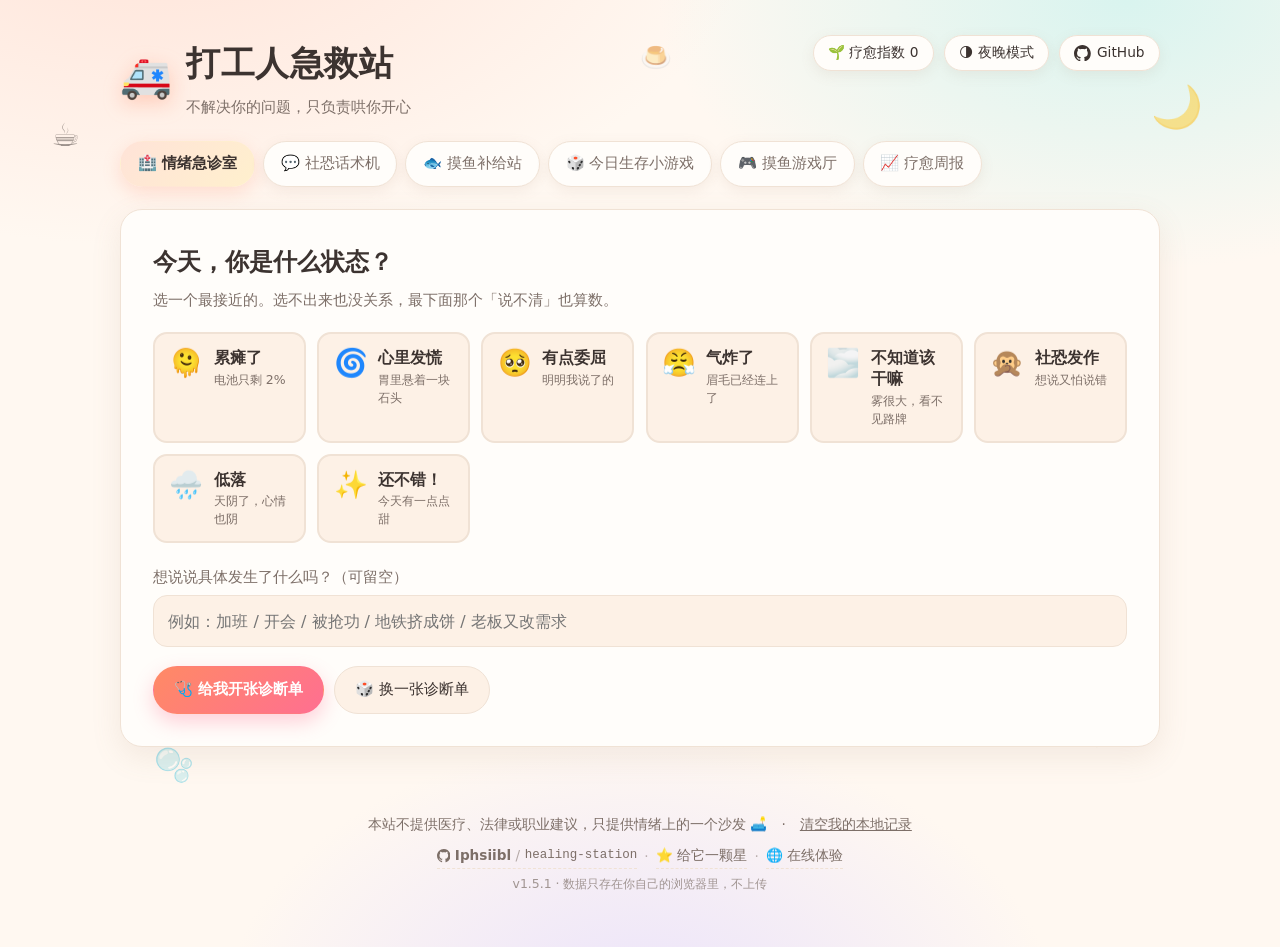
<file: healing-station/versions/v1.5.1/index.html>
<!doctype html>
<html lang="zh-CN">
<head>
<meta charset="utf-8">
<meta name="viewport" content="width=device-width, initial-scale=1, viewport-fit=cover">
<title>打工人急救站 · 一个只负责哄你的小站</title>
<meta name="description" content="打工人急救站：情绪急诊室、社恐话术机、摸鱼补给站、今日生存小游戏、摸鱼游戏厅。把上班的苦，兑换成一点甜。">
<link rel="icon" href="data:image/svg+xml,%3Csvg xmlns='http://www.w3.org/2000/svg' viewBox='0 0 100 100'%3E%3Ctext y='.9em' font-size='90'%3E🚑%3C/text%3E%3C/svg%3E">
<link rel="stylesheet" href="assets/styles.css">
<link rel="stylesheet" href="games/games.css">
</head>
<body>
<a class="skip-link" href="#main">跳到主要内容</a>

<div class="bg-deco" aria-hidden="true">
  <span class="blob blob-1">☕</span>
  <span class="blob blob-2">🌙</span>
  <span class="blob blob-3">🫧</span>
  <span class="blob blob-4">🌿</span>
  <span class="blob blob-5">🍮</span>
</div>

<header class="site-header">
  <div class="brand">
    <span class="brand-mark" aria-hidden="true">🚑</span>
    <div class="brand-text">
      <h1>打工人急救站</h1>
      <p class="brand-sub">不解决你的问题，只负责哄你开心</p>
    </div>
  </div>
  <div class="header-tools">
    <button class="chip chip-btn" id="energyChip" type="button" title="点击查看本周疗愈周报">疗愈指数 0</button>
    <button class="chip-btn" id="themeToggle" type="button" aria-pressed="false">🌗 夜晚模式</button>
    <a class="chip-btn gh-chip" href="https://github.com/Iphsiibl/healing-station" target="_blank" rel="noopener noreferrer"
       title="本项目的 GitHub 仓库：Iphsiibl/healing-station" aria-label="本项目的 GitHub 仓库 Iphsiibl/healing-station">
      <svg class="gh-mark" viewBox="0 0 16 16" aria-hidden="true" focusable="false"><path fill="currentColor" d="M8 0C3.58 0 0 3.58 0 8c0 3.54 2.29 6.53 5.47 7.59.4.07.55-.17.55-.38 0-.19-.01-.82-.01-1.49-2.01.37-2.53-.49-2.69-.94-.09-.23-.48-.94-.82-1.13-.28-.15-.68-.52-.01-.53.63-.01 1.08.58 1.23.82.72 1.21 1.87.87 2.33.66.07-.52.28-.87.51-1.07-1.78-.2-3.64-.89-3.64-3.95 0-.87.31-1.59.82-2.15-.08-.2-.36-1.02.08-2.12 0 0 .67-.21 2.2.82.64-.18 1.32-.27 2-.27s1.36.09 2 .27c1.53-1.04 2.2-.82 2.2-.82.44 1.1.16 1.92.08 2.12.51.56.82 1.27.82 2.15 0 3.07-1.87 3.75-3.65 3.95.29.25.54.73.54 1.48 0 1.07-.01 1.93-.01 2.2 0 .21.15.46.55.38A8.012 8.012 0 0 0 16 8c0-4.42-3.58-8-8-8Z"/></svg>
      <span>GitHub</span>
    </a>
  </div>
</header>

<nav class="tabs" role="tablist" aria-label="功能模块">
  <button class="tab is-active" role="tab" id="tab-clinic" aria-controls="panel-clinic" aria-selected="true" type="button">🏥 情绪急诊室</button>
  <button class="tab" role="tab" id="tab-talk" aria-controls="panel-talk" aria-selected="false" type="button">💬 社恐话术机</button>
  <button class="tab" role="tab" id="tab-fish" aria-controls="panel-fish" aria-selected="false" type="button">🐟 摸鱼补给站</button>
  <button class="tab" role="tab" id="tab-game" aria-controls="panel-game" aria-selected="false" type="button">🎲 今日生存小游戏</button>
  <button class="tab" role="tab" id="tab-games" aria-controls="panel-games" aria-selected="false" type="button">🎮 摸鱼游戏厅</button>
  <button class="tab" role="tab" id="tab-report" aria-controls="panel-report" aria-selected="false" type="button">📈 疗愈周报</button>
</nav>

<main id="main">
  <!-- ============ 情绪急诊室 ============ -->
  <section class="panel is-active" id="panel-clinic" role="tabpanel" aria-labelledby="tab-clinic" tabindex="-1">
    <form class="card" id="clinicForm" novalidate>
      <h2 class="card-title">今天，你是什么状态？</h2>
      <p class="card-hint">选一个最接近的。选不出来也没关系，最下面那个「说不清」也算数。</p>

      <p class="welcome-back" id="clinicWelcome" hidden></p>

      <div class="mood-grid" id="moodGrid" role="radiogroup" aria-label="选择今天的心情"></div>

      <label class="field" for="clinicKeyword">
        <span class="field-label">想说说具体发生了什么吗？（可留空）</span>
        <input id="clinicKeyword" type="text" maxlength="40" autocomplete="off"
               placeholder="例如：加班 / 开会 / 被抢功 / 地铁挤成饼 / 老板又改需求">
      </label>

      <div class="btn-row">
        <button class="btn primary" type="submit">🩺 给我开张诊断单</button>
        <button class="btn ghost" type="button" id="clinicAgain">🎲 换一张诊断单</button>
      </div>
    </form>

    <div class="result-card" id="clinicResult" hidden aria-live="polite">
      <div class="stamp" aria-hidden="true">已诊断 · 不收费</div>
      <p class="result-kicker" id="clinicMoodName">诊断书</p>
      <h3 class="result-title" id="clinicTitle"></h3>
      <p class="result-cause" id="clinicCause"></p>
      <h4 class="result-sub">🧪 病历分析</h4>
      <ul class="result-list" id="clinicAnalysis"></ul>
      <h4 class="result-sub">💊 今日处方</h4>
      <ul class="result-list remedies" id="clinicRemedies"></ul>
      <h4 class="result-sub">💌 来自值班护士的话</h4>
      <p class="result-blessing" id="clinicBlessing"></p>
      <div class="btn-row">
        <button class="btn ghost" type="button" id="clinicCopy">📋 复制诊断单</button>
        <button class="btn ghost" type="button" id="clinicShare">🔗 复制分享链接</button>
      </div>
    </div>
  </section>

  <!-- ============ 社恐话术机 ============ -->
  <section class="panel" id="panel-talk" role="tabpanel" aria-labelledby="tab-talk" tabindex="-1" hidden>
    <div class="card">
      <h2 class="card-title">遇到什么场面了？</h2>
      <p class="card-hint">挑一个最像你今天的，点一下。话术分三档：<b>怂</b>（安全牌）、<b>稳</b>（专业但有边界）、<b>浪</b>（幽默，胆子大）。</p>
      <div class="scene-grid" id="sceneGrid" role="group" aria-label="选择职场场景"></div>
    </div>

    <div class="result-card" id="talkResult" hidden aria-live="polite">
      <p class="result-kicker" id="talkSceneName">话术</p>
      <h3 class="result-title" id="talkTitle"></h3>
      <div class="tone-tabs" role="tablist" aria-label="选择语气">
        <button class="tone-btn is-active" role="tab" data-tone="safe" aria-selected="true" type="button">🙈 怂 · 安全牌</button>
        <button class="tone-btn" role="tab" data-tone="pro" aria-selected="false" type="button">🧊 稳 · 有边界</button>
        <button class="tone-btn" role="tab" data-tone="wild" aria-selected="false" type="button">🎪 浪 · 胆子大</button>
      </div>
      <div class="reply-card" id="replyCard">
        <p class="reply-text" id="replyText"></p>
        <div class="btn-row">
          <button class="btn primary" type="button" id="replyCopy">📋 复制这句</button>
          <button class="btn ghost" type="button" id="replyReroll">🔁 换一句</button>
        </div>
      </div>
      <p class="tip" id="talkTip"></p>
    </div>
  </section>

  <!-- ============ 摸鱼补给站 ============ -->
  <section class="panel" id="panel-fish" role="tabpanel" aria-labelledby="tab-fish" tabindex="-1" hidden>
    <div class="card">
      <h2 class="card-title">先假装你在工作</h2>
      <p class="card-hint">挑一个背景音，把音量调到刚好盖住键盘声。全部声音由算法实时合成，不加载任何音频文件，断网也能用。</p>
      <div class="sound-grid" id="soundGrid" role="group" aria-label="选择背景音"></div>
      <p class="sound-status" id="soundStatus" role="status" aria-live="polite">还没有在放声音 · 点一个背景音试试 🌧️</p>

      <label class="field" for="volRange">
        <span class="field-label">音量 <span id="volValue">50%</span></span>
        <input id="volRange" type="range" min="0" max="100" value="50" />
      </label>

      <div class="btn-row">
        <button class="btn ghost" type="button" id="soundStop">⏹ 停止播放</button>
        <button class="btn primary" type="button" id="bossKey">🕵 老板键（Esc）</button>
      </div>
      <p class="tip">小技巧：随时按 <b>Esc</b>（或点右上角的「老板键」），整站会立刻变成一份正在进行的「Q3 业务复盘」。</p>
    </div>

    <div class="card pomo-card">
      <h2 class="card-title">番茄钟 · 假装专注</h2>
      <p class="card-hint">25 分钟专注，5 分钟休息。到点有提示音。</p>
      <div class="pomo">
        <svg class="pomo-ring" viewBox="0 0 120 120" aria-hidden="true">
          <circle class="pomo-track" cx="60" cy="60" r="52"></circle>
          <circle class="pomo-prog" id="pomoRing" cx="60" cy="60" r="52"></circle>
        </svg>
        <div class="pomo-face">
          <p class="pomo-time" id="pomoTime">25:00</p>
          <p class="pomo-mode" id="pomoMode">专注中（未开始）</p>
        </div>
      </div>
      <div class="btn-row">
        <button class="btn primary" type="button" id="pomoStart">▶ 开始</button>
        <button class="btn ghost" type="button" id="pomoReset">↺ 重置</button>
        <button class="btn ghost" type="button" id="pomoModeBtn">🔄 切换 25 / 5 分钟</button>
      </div>
    </div>
  </section>

  <!-- ============ 今日生存小游戏 ============ -->
  <section class="panel" id="panel-game" role="tabpanel" aria-labelledby="tab-game" tabindex="-1" hidden>
    <div class="card story-card" id="storyCard">
      <h2 class="card-title">今天能准时下班吗？</h2>
      <p class="card-hint">一部只有几个按钮的职场生存剧。没有正确答案，只有一条属于你的路。</p>
      <div class="story-head">
        <span class="story-emoji" id="storyEmoji">🌅</span>
        <div class="story-head-text">
          <h3 class="story-scene" id="storyScene">早上 8:55，工位</h3>
          <p class="story-hearts" id="storyHearts"></p>
        </div>
      </div>
      <p class="story-text" id="storyText"></p>
      <div class="story-choices" id="storyChoices" role="group" aria-label="选择你的行动"></div>
      <p class="story-tip" id="storyTip" hidden></p>
      <div class="btn-row">
        <button class="btn ghost" type="button" id="storyRestart">🔁 重新开始</button>
        <button class="btn ghost" type="button" id="storyPathBtn">📜 看我走了哪条路</button>
      </div>
      <pre class="story-path" id="storyPath" hidden></pre>
    </div>

    <div class="result-card" id="storyEndingCard" hidden aria-live="polite">
      <div class="stamp" aria-hidden="true">今日结局</div>
      <p class="result-kicker" id="storyEndGrade"></p>
      <h3 class="result-title" id="storyEndTitle"></h3>
      <p class="result-cause" id="storyEndDesc"></p>
      <h4 class="result-sub">💌 来自值班护士的话</h4>
      <p class="result-blessing" id="storyEndComfort"></p>
      <h4 class="result-sub">🧭 下次可以试试</h4>
      <p class="tip" id="storyEndTip"></p>
      <div class="btn-row">
        <button class="btn primary" type="button" id="storyAgain">🔁 再来一局</button>
      </div>
    </div>
  </section>
  <!-- ============ 摸鱼游戏厅 ============ -->
  <section class="panel" id="panel-games" role="tabpanel" aria-labelledby="tab-games" tabindex="-1" hidden>
    <div class="card">
      <h2 class="card-title">摸鱼游戏厅</h2>
      <p class="card-hint">点开就能玩的像素小游戏：一局一分钟，手残也能玩。所有画面由代码现场画出来，不加载任何图片和音频文件。</p>
      <p class="tip">v1.5 起画布翻倍到 320×288：墙、窗、挂钟、工位、地毯、木栈桥都是一颗一颗手绘的像素，细节比上一版多了一倍。</p>
      <div id="gameHall"></div>
      <p class="tip">想把最喜欢的那一款单独放进自己的网页？用 <b>&lt;iframe src="games/index.html?game=mole"&gt;</b> 就行。</p>
    </div>
  </section>
  <!-- ============ 疗愈周报 ============ -->
  <section class="panel" id="panel-report" role="tabpanel" aria-labelledby="tab-report" tabindex="-1" hidden>
    <div class="card">
      <h2 class="card-title">本周，你被哄了几次？</h2>
      <p class="card-hint">所有记录只存在你自己的浏览器里，不上传、不联网。</p>

      <div class="report-empty" id="reportEmpty" hidden>
        <p class="report-empty-emoji" aria-hidden="true">🫙</p>
        <p>本周还是空的。</p>
        <p class="tip">先去急诊室开一张诊断单，或者去摸鱼补给站听三分钟雨。</p>
      </div>

      <div class="report-body" id="reportBody">
        <p class="report-summary" id="reportSummary"></p>
        <div class="report-stats" id="reportStats"></div>
        <h4 class="result-sub">📊 近 7 天</h4>
        <div class="report-chart" id="reportChart" role="img" aria-label="近七天使用次数柱状图"></div>
        <h4 class="result-sub">🏷️ 这周的高频关键词</h4>
        <div class="report-tags" id="reportTags"></div>
        <div class="btn-row">
          <button class="btn primary" type="button" id="reportCopy">📋 复制我的周报</button>
          <button class="btn ghost" type="button" id="reportToClinic">🏥 回到急诊室</button>
        </div>
      </div>
    </div>
  </section>
</main>

<footer class="site-footer">
  <p>本站不提供医疗、法律或职业建议，只提供情绪上的一个沙发 🛋️　·　<a href="#" id="resetData">清空我的本地记录</a></p>
  <p class="footer-gh">
    <a class="gh-link" href="https://github.com/Iphsiibl/healing-station" target="_blank" rel="noopener noreferrer" title="在 GitHub 上查看本项目源码">
      <svg class="gh-mark" viewBox="0 0 16 16" aria-hidden="true" focusable="false"><path fill="currentColor" d="M8 0C3.58 0 0 3.58 0 8c0 3.54 2.29 6.53 5.47 7.59.4.07.55-.17.55-.38 0-.19-.01-.82-.01-1.49-2.01.37-2.53-.49-2.69-.94-.09-.23-.48-.94-.82-1.13-.28-.15-.68-.52-.01-.53.63-.01 1.08.58 1.23.82.72 1.21 1.87.87 2.33.66.07-.52.28-.87.51-1.07-1.78-.2-3.64-.89-3.64-3.95 0-.87.31-1.59.82-2.15-.08-.2-.36-1.02.08-2.12 0 0 .67-.21 2.2.82.64-.18 1.32-.27 2-.27s1.36.09 2 .27c1.53-1.04 2.2-.82 2.2-.82.44 1.1.16 1.92.08 2.12.51.56.82 1.27.82 2.15 0 3.07-1.87 3.75-3.65 3.95.29.25.54.73.54 1.48 0 1.07-.01 1.93-.01 2.2 0 .21.15.46.55.38A8.012 8.012 0 0 0 16 8c0-4.42-3.58-8-8-8Z"/></svg>
      <span class="gh-owner">Iphsiibl</span><span class="gh-sep">/</span><span class="gh-repo">healing-station</span>
    </a>
    <span class="gh-dot">·</span>
    <a class="gh-link" href="https://github.com/Iphsiibl/healing-station/stargazers" target="_blank" rel="noopener noreferrer">⭐ 给它一颗星</a>
    <span class="gh-dot">·</span>
    <a class="gh-link" href="https://iphsiibl.github.io/healing-station/" target="_blank" rel="noopener noreferrer">🌐 在线体验</a>
  </p>
  <p class="version">v1.5.1 · 数据只存在你自己的浏览器里，不上传</p>
</footer>

<div class="boss-screen" id="bossScreen" role="dialog" aria-modal="true" aria-label="正在开会" tabindex="-1" hidden>
  <div class="boss-doc">
    <div class="boss-doc-head">
      <h2>Q3 业务复盘 &amp; 下阶段目标对齐</h2>
      <span class="boss-tag">内部资料 · 请勿外传</span>
    </div>
    <table class="boss-table">
      <thead>
        <tr><th>指标</th><th>本季度</th><th>目标</th><th>状态</th></tr>
      </thead>
      <tbody>
        <tr><td>活跃用户</td><td>128,400</td><td>130,000</td><td>98.8%</td></tr>
        <tr><td>人均时长</td><td>27.4 分钟</td><td>30 分钟</td><td>91.3%</td></tr>
        <tr><td>下季度核心目标</td><td colspan="3">把新用户首周留存从 42% 提升到 55%</td></tr>
      </tbody>
    </table>
    <ul class="boss-list">
      <li>① 数据口径已与增长组对齐，待最终确认</li>
      <li>② 埋点方案本周五前补充完整</li>
      <li>③ 下阶段重点：留存 &gt; 拉新</li>
    </ul>
    <p class="boss-hint">点击任意处返回 · 或按 Esc</p>
  </div>
</div>

<script src="assets/js/data-moods.js"></script>
<script src="assets/js/data-scenes.js"></script>
<script src="assets/js/data-story.js"></script>
<script src="assets/js/engine.js"></script>
<script src="assets/js/audio.js"></script>
<script src="games/pixel.js"></script>
<script src="games/sprites.js"></script>
<script src="games/game-mole.js"></script>
<script src="games/game-dodge.js"></script>
<script src="games/game-match3.js"></script>
<script src="games/game-fish.js"></script>
<script src="games/hall.js"></script>
<script src="assets/js/app.js"></script>
</body>
</html>
</file>
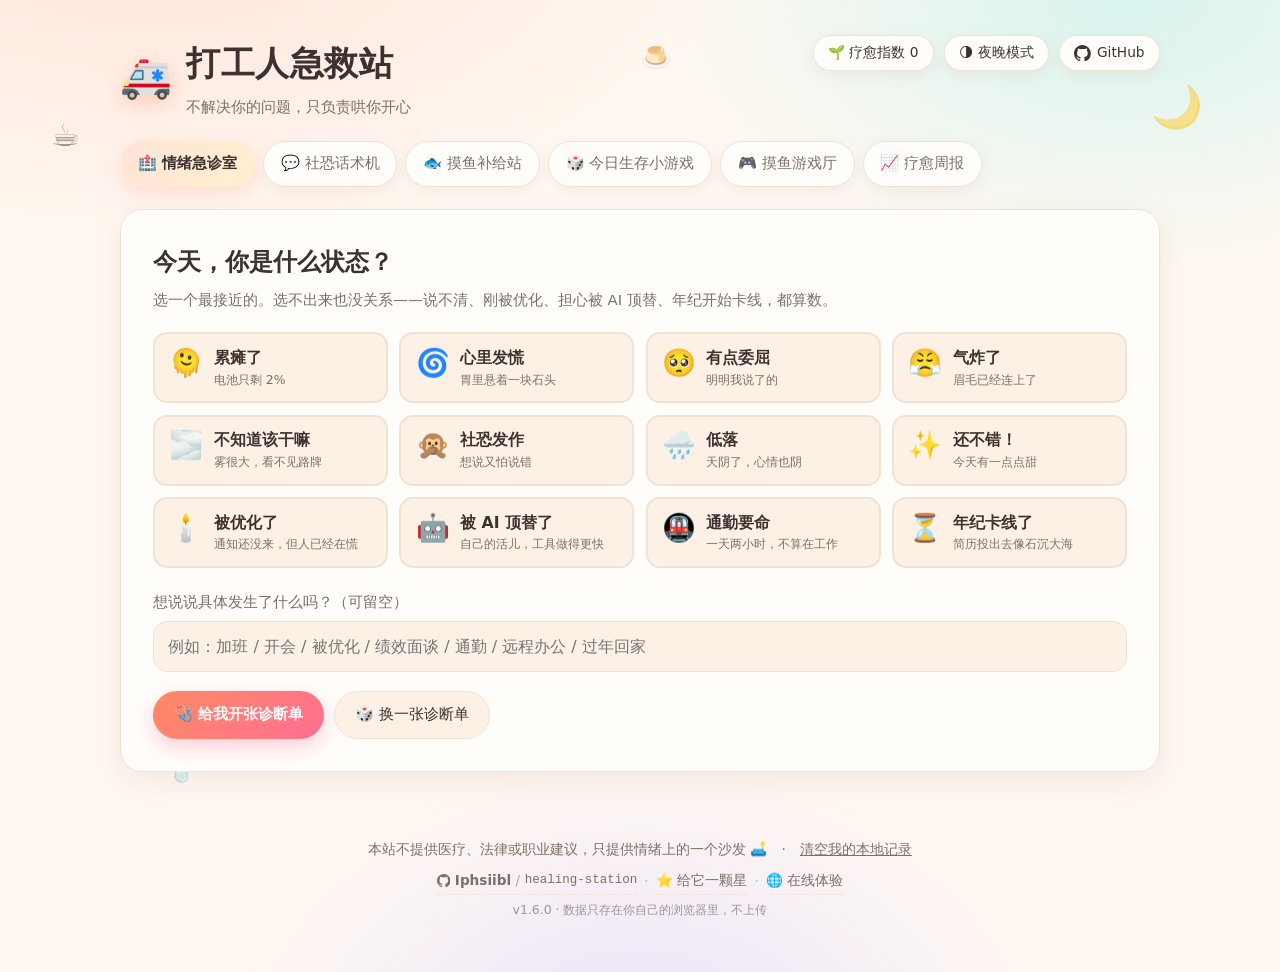
<file: healing-station/versions/v1.6.0/index.html>
<!doctype html>
<html lang="zh-CN">
<head>
<meta charset="utf-8">
<meta name="viewport" content="width=device-width, initial-scale=1, viewport-fit=cover">
<title>打工人急救站 · 一个只负责哄你的小站</title>
<meta name="description" content="打工人急救站：情绪急诊室、社恐话术机、摸鱼补给站、今日生存小游戏、摸鱼游戏厅。把上班的苦，兑换成一点甜。">
<link rel="icon" href="data:image/svg+xml,%3Csvg xmlns='http://www.w3.org/2000/svg' viewBox='0 0 100 100'%3E%3Ctext y='.9em' font-size='90'%3E🚑%3C/text%3E%3C/svg%3E">
<link rel="stylesheet" href="assets/styles.css">
<link rel="stylesheet" href="games/games.css">
</head>
<body>
<a class="skip-link" href="#main">跳到主要内容</a>

<div class="bg-deco" aria-hidden="true">
  <span class="blob blob-1">☕</span>
  <span class="blob blob-2">🌙</span>
  <span class="blob blob-3">🫧</span>
  <span class="blob blob-4">🌿</span>
  <span class="blob blob-5">🍮</span>
</div>

<header class="site-header">
  <div class="brand">
    <span class="brand-mark" aria-hidden="true">🚑</span>
    <div class="brand-text">
      <h1>打工人急救站</h1>
      <p class="brand-sub">不解决你的问题，只负责哄你开心</p>
    </div>
  </div>
  <div class="header-tools">
    <button class="chip chip-btn" id="energyChip" type="button" title="点击查看本周疗愈周报">疗愈指数 0</button>
    <button class="chip-btn" id="themeToggle" type="button" aria-pressed="false">🌗 夜晚模式</button>
    <a class="chip-btn gh-chip" href="https://github.com/Iphsiibl/healing-station" target="_blank" rel="noopener noreferrer"
       title="本项目的 GitHub 仓库：Iphsiibl/healing-station" aria-label="本项目的 GitHub 仓库 Iphsiibl/healing-station">
      <svg class="gh-mark" viewBox="0 0 16 16" aria-hidden="true" focusable="false"><path fill="currentColor" d="M8 0C3.58 0 0 3.58 0 8c0 3.54 2.29 6.53 5.47 7.59.4.07.55-.17.55-.38 0-.19-.01-.82-.01-1.49-2.01.37-2.53-.49-2.69-.94-.09-.23-.48-.94-.82-1.13-.28-.15-.68-.52-.01-.53.63-.01 1.08.58 1.23.82.72 1.21 1.87.87 2.33.66.07-.52.28-.87.51-1.07-1.78-.2-3.64-.89-3.64-3.95 0-.87.31-1.59.82-2.15-.08-.2-.36-1.02.08-2.12 0 0 .67-.21 2.2.82.64-.18 1.32-.27 2-.27s1.36.09 2 .27c1.53-1.04 2.2-.82 2.2-.82.44 1.1.16 1.92.08 2.12.51.56.82 1.27.82 2.15 0 3.07-1.87 3.75-3.65 3.95.29.25.54.73.54 1.48 0 1.07-.01 1.93-.01 2.2 0 .21.15.46.55.38A8.012 8.012 0 0 0 16 8c0-4.42-3.58-8-8-8Z"/></svg>
      <span>GitHub</span>
    </a>
  </div>
</header>

<nav class="tabs" role="tablist" aria-label="功能模块">
  <button class="tab is-active" role="tab" id="tab-clinic" aria-controls="panel-clinic" aria-selected="true" type="button">🏥 情绪急诊室</button>
  <button class="tab" role="tab" id="tab-talk" aria-controls="panel-talk" aria-selected="false" type="button">💬 社恐话术机</button>
  <button class="tab" role="tab" id="tab-fish" aria-controls="panel-fish" aria-selected="false" type="button">🐟 摸鱼补给站</button>
  <button class="tab" role="tab" id="tab-game" aria-controls="panel-game" aria-selected="false" type="button">🎲 今日生存小游戏</button>
  <button class="tab" role="tab" id="tab-games" aria-controls="panel-games" aria-selected="false" type="button">🎮 摸鱼游戏厅</button>
  <button class="tab" role="tab" id="tab-report" aria-controls="panel-report" aria-selected="false" type="button">📈 疗愈周报</button>
</nav>

<main id="main">
  <!-- ============ 情绪急诊室 ============ -->
  <section class="panel is-active" id="panel-clinic" role="tabpanel" aria-labelledby="tab-clinic" tabindex="-1">
    <form class="card" id="clinicForm" novalidate>
      <h2 class="card-title">今天，你是什么状态？</h2>
      <p class="card-hint">选一个最接近的。选不出来也没关系——说不清、刚被优化、担心被 AI 顶替、年纪开始卡线，都算数。</p>

      <p class="welcome-back" id="clinicWelcome" hidden></p>

      <div class="mood-grid" id="moodGrid" role="radiogroup" aria-label="选择今天的心情"></div>

      <label class="field" for="clinicKeyword">
        <span class="field-label">想说说具体发生了什么吗？（可留空）</span>
        <input id="clinicKeyword" type="text" maxlength="40" autocomplete="off"
               placeholder="例如：加班 / 开会 / 被优化 / 绩效面谈 / 通勤 / 远程办公 / 过年回家">
      </label>

      <div class="btn-row">
        <button class="btn primary" type="submit">🩺 给我开张诊断单</button>
        <button class="btn ghost" type="button" id="clinicAgain">🎲 换一张诊断单</button>
      </div>
    </form>

    <div class="result-card" id="clinicResult" hidden aria-live="polite">
      <div class="stamp" aria-hidden="true">已诊断 · 不收费</div>
      <p class="result-kicker" id="clinicMoodName">诊断书</p>
      <h3 class="result-title" id="clinicTitle"></h3>
      <p class="result-cause" id="clinicCause"></p>
      <h4 class="result-sub">🧪 病历分析</h4>
      <ul class="result-list" id="clinicAnalysis"></ul>
      <h4 class="result-sub">💊 今日处方</h4>
      <ul class="result-list remedies" id="clinicRemedies"></ul>
      <h4 class="result-sub">💌 来自值班护士的话</h4>
      <p class="result-blessing" id="clinicBlessing"></p>
      <h4 class="result-sub">🩹 复诊提醒</h4>
      <p class="result-checkup" id="clinicCheckup"></p>
      <div class="btn-row">
        <button class="btn ghost" type="button" id="clinicCopy">📋 复制诊断单</button>
        <button class="btn ghost" type="button" id="clinicShare">🔗 复制分享链接</button>
      </div>
    </div>
  </section>

  <!-- ============ 社恐话术机 ============ -->
  <section class="panel" id="panel-talk" role="tabpanel" aria-labelledby="tab-talk" tabindex="-1" hidden>
    <div class="card">
      <h2 class="card-title">遇到什么场面了？</h2>
      <p class="card-hint">挑一个最像你今天的，点一下。话术分三档：<b>怂</b>（安全牌）、<b>稳</b>（专业但有边界）、<b>浪</b>（幽默，胆子大）。</p>
      <div class="scene-grid" id="sceneGrid" role="group" aria-label="选择职场场景"></div>
    </div>

    <div class="result-card" id="talkResult" hidden aria-live="polite">
      <p class="result-kicker" id="talkSceneName">话术</p>
      <h3 class="result-title" id="talkTitle"></h3>
      <div class="tone-tabs" role="tablist" aria-label="选择语气">
        <button class="tone-btn is-active" role="tab" data-tone="safe" aria-selected="true" type="button">🙈 怂 · 安全牌</button>
        <button class="tone-btn" role="tab" data-tone="pro" aria-selected="false" type="button">🧊 稳 · 有边界</button>
        <button class="tone-btn" role="tab" data-tone="wild" aria-selected="false" type="button">🎪 浪 · 胆子大</button>
      </div>
      <div class="reply-card" id="replyCard">
        <p class="reply-text" id="replyText"></p>
        <div class="btn-row">
          <button class="btn primary" type="button" id="replyCopy">📋 复制这句</button>
          <button class="btn ghost" type="button" id="replyReroll">🔁 换一句</button>
        </div>
      </div>
      <p class="tip" id="talkTip"></p>
    </div>
  </section>

  <!-- ============ 摸鱼补给站 ============ -->
  <section class="panel" id="panel-fish" role="tabpanel" aria-labelledby="tab-fish" tabindex="-1" hidden>
    <div class="card">
      <h2 class="card-title">先假装你在工作</h2>
      <p class="card-hint">挑一个背景音，把音量调到刚好盖住键盘声。全部声音由算法实时合成，不加载任何音频文件，断网也能用。</p>
      <div class="sound-grid" id="soundGrid" role="group" aria-label="选择背景音"></div>
      <p class="sound-status" id="soundStatus" role="status" aria-live="polite">还没有在放声音 · 点一个背景音试试 🌧️</p>

      <label class="field" for="volRange">
        <span class="field-label">音量 <span id="volValue">50%</span></span>
        <input id="volRange" type="range" min="0" max="100" value="50" />
      </label>

      <div class="btn-row">
        <button class="btn ghost" type="button" id="soundStop">⏹ 停止播放</button>
        <button class="btn primary" type="button" id="bossKey">🕵 老板键（Esc）</button>
      </div>
      <p class="tip">小技巧：随时按 <b>Esc</b>（或点右上角的「老板键」），整站会立刻变成一份正在进行的「Q3 业务复盘」。</p>
    </div>

    <div class="card pomo-card">
      <h2 class="card-title">番茄钟 · 假装专注</h2>
      <p class="card-hint">25 分钟专注，5 分钟休息。到点有提示音。</p>
      <div class="pomo">
        <svg class="pomo-ring" viewBox="0 0 120 120" aria-hidden="true">
          <circle class="pomo-track" cx="60" cy="60" r="52"></circle>
          <circle class="pomo-prog" id="pomoRing" cx="60" cy="60" r="52"></circle>
        </svg>
        <div class="pomo-face">
          <p class="pomo-time" id="pomoTime">25:00</p>
          <p class="pomo-mode" id="pomoMode">专注中（未开始）</p>
        </div>
      </div>
      <div class="btn-row">
        <button class="btn primary" type="button" id="pomoStart">▶ 开始</button>
        <button class="btn ghost" type="button" id="pomoReset">↺ 重置</button>
        <button class="btn ghost" type="button" id="pomoModeBtn">🔄 切换 25 / 5 分钟</button>
      </div>
    </div>
  </section>

  <!-- ============ 今日生存小游戏 ============ -->
  <section class="panel" id="panel-game" role="tabpanel" aria-labelledby="tab-game" tabindex="-1" hidden>
    <div class="card story-card" id="storyCard">
      <h2 class="card-title">今天能准时下班吗？</h2>
      <p class="card-hint">一部只有几个按钮的职场生存剧。没有正确答案，只有一条属于你的路。</p>
      <div class="story-head">
        <span class="story-emoji" id="storyEmoji">🌅</span>
        <div class="story-head-text">
          <h3 class="story-scene" id="storyScene">早上 8:55，工位</h3>
          <p class="story-hearts" id="storyHearts"></p>
        </div>
      </div>
      <p class="story-text" id="storyText"></p>
      <div class="story-choices" id="storyChoices" role="group" aria-label="选择你的行动"></div>
      <p class="story-tip" id="storyTip" hidden></p>
      <div class="btn-row">
        <button class="btn ghost" type="button" id="storyRestart">🔁 重新开始</button>
        <button class="btn ghost" type="button" id="storyPathBtn">📜 看我走了哪条路</button>
      </div>
      <pre class="story-path" id="storyPath" hidden></pre>
    </div>

    <div class="result-card" id="storyEndingCard" hidden aria-live="polite">
      <div class="stamp" aria-hidden="true">今日结局</div>
      <p class="result-kicker" id="storyEndGrade"></p>
      <h3 class="result-title" id="storyEndTitle"></h3>
      <p class="result-cause" id="storyEndDesc"></p>
      <h4 class="result-sub">💌 来自值班护士的话</h4>
      <p class="result-blessing" id="storyEndComfort"></p>
      <h4 class="result-sub">🧭 下次可以试试</h4>
      <p class="tip" id="storyEndTip"></p>
      <div class="btn-row">
        <button class="btn primary" type="button" id="storyAgain">🔁 再来一局</button>
      </div>
    </div>
  </section>
  <!-- ============ 摸鱼游戏厅 ============ -->
  <section class="panel" id="panel-games" role="tabpanel" aria-labelledby="tab-games" tabindex="-1" hidden>
    <div class="card">
      <h2 class="card-title">摸鱼游戏厅</h2>
      <p class="card-hint">点开就能玩的像素小游戏：一局一分钟，手残也能玩。所有画面由代码现场画出来，不加载任何图片和音频文件。</p>
      <p class="tip">v1.5 起画布翻倍到 320×288：墙、窗、挂钟、工位、地毯、木栈桥都是一颗一颗手绘的像素，细节比上一版多了一倍。</p>
      <div id="gameHall"></div>
      <p class="tip">想把最喜欢的那一款单独放进自己的网页？用 <b>&lt;iframe src="games/index.html?game=mole"&gt;</b> 就行。</p>
    </div>
  </section>
  <!-- ============ 疗愈周报 ============ -->
  <section class="panel" id="panel-report" role="tabpanel" aria-labelledby="tab-report" tabindex="-1" hidden>
    <div class="card">
      <h2 class="card-title">本周，你被哄了几次？</h2>
      <p class="card-hint">所有记录只存在你自己的浏览器里，不上传、不联网。</p>

      <div class="report-empty" id="reportEmpty" hidden>
        <p class="report-empty-emoji" aria-hidden="true">🫙</p>
        <p>本周还是空的。</p>
        <p class="tip">先去急诊室开一张诊断单，或者去摸鱼补给站听三分钟雨。</p>
      </div>

      <div class="report-body" id="reportBody">
        <p class="report-summary" id="reportSummary"></p>
        <div class="report-stats" id="reportStats"></div>
        <h4 class="result-sub">📊 近 7 天</h4>
        <div class="report-chart" id="reportChart" role="img" aria-label="近七天使用次数柱状图"></div>
        <h4 class="result-sub">🏷️ 这周的高频关键词</h4>
        <div class="report-tags" id="reportTags"></div>
        <div class="btn-row">
          <button class="btn primary" type="button" id="reportCopy">📋 复制我的周报</button>
          <button class="btn ghost" type="button" id="reportToClinic">🏥 回到急诊室</button>
        </div>
      </div>
    </div>
  </section>
</main>

<footer class="site-footer">
  <p>本站不提供医疗、法律或职业建议，只提供情绪上的一个沙发 🛋️　·　<a href="#" id="resetData">清空我的本地记录</a></p>
  <p class="footer-gh">
    <a class="gh-link" href="https://github.com/Iphsiibl/healing-station" target="_blank" rel="noopener noreferrer" title="在 GitHub 上查看本项目源码">
      <svg class="gh-mark" viewBox="0 0 16 16" aria-hidden="true" focusable="false"><path fill="currentColor" d="M8 0C3.58 0 0 3.58 0 8c0 3.54 2.29 6.53 5.47 7.59.4.07.55-.17.55-.38 0-.19-.01-.82-.01-1.49-2.01.37-2.53-.49-2.69-.94-.09-.23-.48-.94-.82-1.13-.28-.15-.68-.52-.01-.53.63-.01 1.08.58 1.23.82.72 1.21 1.87.87 2.33.66.07-.52.28-.87.51-1.07-1.78-.2-3.64-.89-3.64-3.95 0-.87.31-1.59.82-2.15-.08-.2-.36-1.02.08-2.12 0 0 .67-.21 2.2.82.64-.18 1.32-.27 2-.27s1.36.09 2 .27c1.53-1.04 2.2-.82 2.2-.82.44 1.1.16 1.92.08 2.12.51.56.82 1.27.82 2.15 0 3.07-1.87 3.75-3.65 3.95.29.25.54.73.54 1.48 0 1.07-.01 1.93-.01 2.2 0 .21.15.46.55.38A8.012 8.012 0 0 0 16 8c0-4.42-3.58-8-8-8Z"/></svg>
      <span class="gh-owner">Iphsiibl</span><span class="gh-sep">/</span><span class="gh-repo">healing-station</span>
    </a>
    <span class="gh-dot">·</span>
    <a class="gh-link" href="https://github.com/Iphsiibl/healing-station/stargazers" target="_blank" rel="noopener noreferrer">⭐ 给它一颗星</a>
    <span class="gh-dot">·</span>
    <a class="gh-link" href="https://iphsiibl.github.io/healing-station/" target="_blank" rel="noopener noreferrer">🌐 在线体验</a>
  </p>
  <p class="version">v1.6.0 · 数据只存在你自己的浏览器里，不上传</p>
</footer>

<div class="boss-screen" id="bossScreen" role="dialog" aria-modal="true" aria-label="正在开会" tabindex="-1" hidden>
  <div class="boss-doc">
    <div class="boss-doc-head">
      <h2>Q3 业务复盘 &amp; 下阶段目标对齐</h2>
      <span class="boss-tag">内部资料 · 请勿外传</span>
    </div>
    <table class="boss-table">
      <thead>
        <tr><th>指标</th><th>本季度</th><th>目标</th><th>状态</th></tr>
      </thead>
      <tbody>
        <tr><td>活跃用户</td><td>128,400</td><td>130,000</td><td>98.8%</td></tr>
        <tr><td>人均时长</td><td>27.4 分钟</td><td>30 分钟</td><td>91.3%</td></tr>
        <tr><td>下季度核心目标</td><td colspan="3">把新用户首周留存从 42% 提升到 55%</td></tr>
      </tbody>
    </table>
    <ul class="boss-list">
      <li>① 数据口径已与增长组对齐，待最终确认</li>
      <li>② 埋点方案本周五前补充完整</li>
      <li>③ 下阶段重点：留存 &gt; 拉新</li>
    </ul>
    <p class="boss-hint">点击任意处返回 · 或按 Esc</p>
  </div>
</div>

<script src="assets/js/data-moods.js"></script>
<script src="assets/js/data-scenes.js"></script>
<script src="assets/js/data-story.js"></script>
<script src="assets/js/engine.js"></script>
<script src="assets/js/audio.js"></script>
<script src="games/pixel.js"></script>
<script src="games/sprites.js"></script>
<script src="games/game-mole.js"></script>
<script src="games/game-dodge.js"></script>
<script src="games/game-match3.js"></script>
<script src="games/game-fish.js"></script>
<script src="games/hall.js"></script>
<script src="assets/js/app.js"></script>
</body>
</html>
</file>
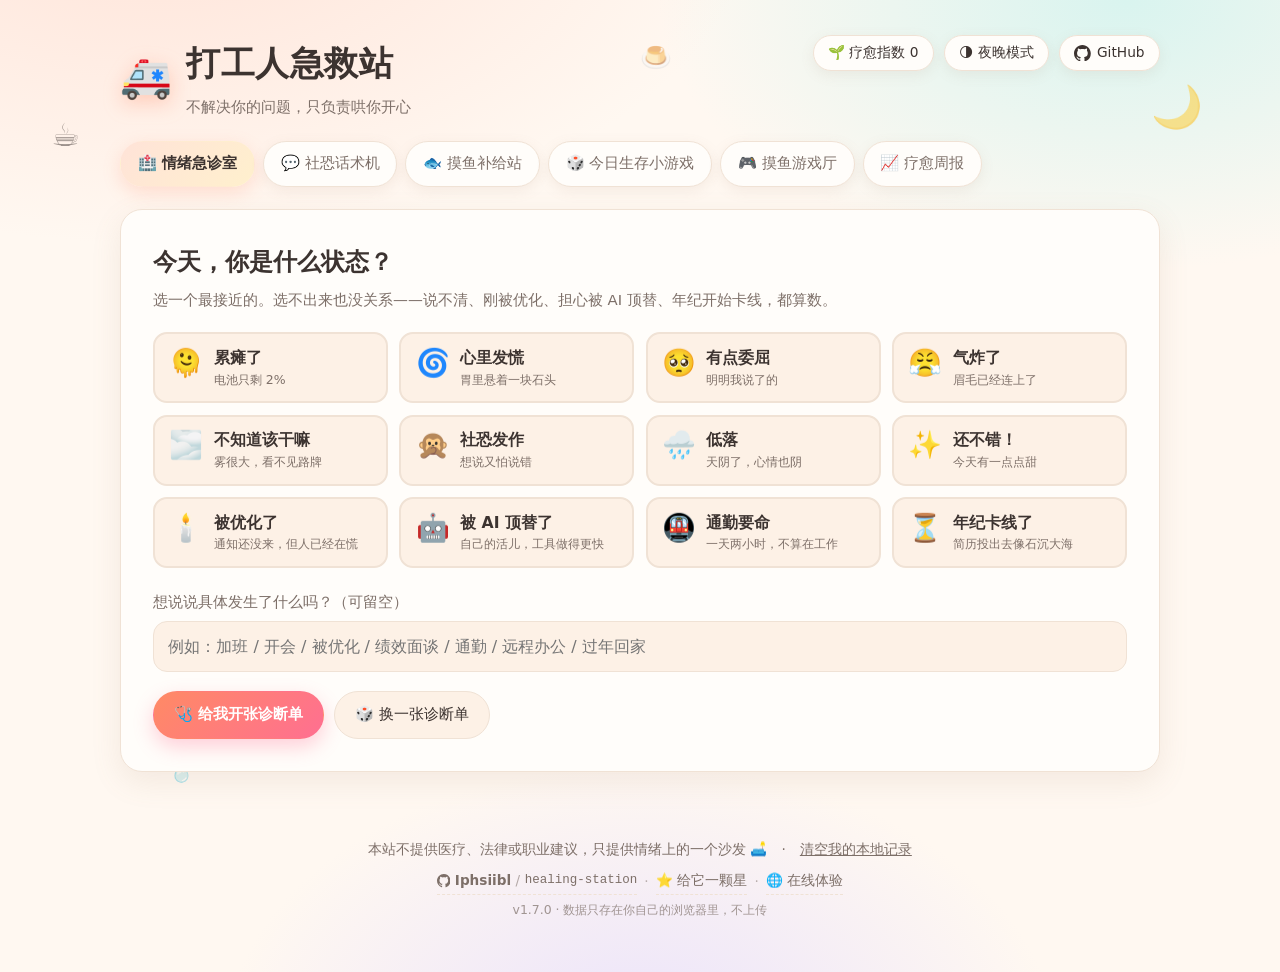
<file: healing-station/versions/v1.7.0/index.html>
<!doctype html>
<html lang="zh-CN">
<head>
<meta charset="utf-8">
<meta name="viewport" content="width=device-width, initial-scale=1, viewport-fit=cover">
<title>打工人急救站 · 一个只负责哄你的小站</title>
<meta name="description" content="打工人急救站：情绪急诊室、社恐话术机、摸鱼补给站、今日生存小游戏、摸鱼游戏厅。把上班的苦，兑换成一点甜。">
<link rel="icon" href="data:image/svg+xml,%3Csvg xmlns='http://www.w3.org/2000/svg' viewBox='0 0 100 100'%3E%3Ctext y='.9em' font-size='90'%3E🚑%3C/text%3E%3C/svg%3E">
<link rel="stylesheet" href="assets/styles.css">
<link rel="stylesheet" href="games/games.css">
</head>
<body>
<a class="skip-link" href="#main">跳到主要内容</a>

<div class="bg-deco" aria-hidden="true">
  <span class="blob blob-1">☕</span>
  <span class="blob blob-2">🌙</span>
  <span class="blob blob-3">🫧</span>
  <span class="blob blob-4">🌿</span>
  <span class="blob blob-5">🍮</span>
</div>

<header class="site-header">
  <div class="brand">
    <span class="brand-mark" aria-hidden="true">🚑</span>
    <div class="brand-text">
      <h1>打工人急救站</h1>
      <p class="brand-sub">不解决你的问题，只负责哄你开心</p>
    </div>
  </div>
  <div class="header-tools">
    <button class="chip chip-btn" id="energyChip" type="button" title="点击查看本周疗愈周报">疗愈指数 0</button>
    <button class="chip-btn" id="themeToggle" type="button" aria-pressed="false">🌗 夜晚模式</button>
    <a class="chip-btn gh-chip" href="https://github.com/Iphsiibl/healing-station" target="_blank" rel="noopener noreferrer"
       title="本项目的 GitHub 仓库：Iphsiibl/healing-station" aria-label="本项目的 GitHub 仓库 Iphsiibl/healing-station">
      <svg class="gh-mark" viewBox="0 0 16 16" aria-hidden="true" focusable="false"><path fill="currentColor" d="M8 0C3.58 0 0 3.58 0 8c0 3.54 2.29 6.53 5.47 7.59.4.07.55-.17.55-.38 0-.19-.01-.82-.01-1.49-2.01.37-2.53-.49-2.69-.94-.09-.23-.48-.94-.82-1.13-.28-.15-.68-.52-.01-.53.63-.01 1.08.58 1.23.82.72 1.21 1.87.87 2.33.66.07-.52.28-.87.51-1.07-1.78-.2-3.64-.89-3.64-3.95 0-.87.31-1.59.82-2.15-.08-.2-.36-1.02.08-2.12 0 0 .67-.21 2.2.82.64-.18 1.32-.27 2-.27s1.36.09 2 .27c1.53-1.04 2.2-.82 2.2-.82.44 1.1.16 1.92.08 2.12.51.56.82 1.27.82 2.15 0 3.07-1.87 3.75-3.65 3.95.29.25.54.73.54 1.48 0 1.07-.01 1.93-.01 2.2 0 .21.15.46.55.38A8.012 8.012 0 0 0 16 8c0-4.42-3.58-8-8-8Z"/></svg>
      <span>GitHub</span>
    </a>
  </div>
</header>

<nav class="tabs" role="tablist" aria-label="功能模块">
  <button class="tab is-active" role="tab" id="tab-clinic" aria-controls="panel-clinic" aria-selected="true" type="button">🏥 情绪急诊室</button>
  <button class="tab" role="tab" id="tab-talk" aria-controls="panel-talk" aria-selected="false" type="button">💬 社恐话术机</button>
  <button class="tab" role="tab" id="tab-fish" aria-controls="panel-fish" aria-selected="false" type="button">🐟 摸鱼补给站</button>
  <button class="tab" role="tab" id="tab-game" aria-controls="panel-game" aria-selected="false" type="button">🎲 今日生存小游戏</button>
  <button class="tab" role="tab" id="tab-games" aria-controls="panel-games" aria-selected="false" type="button">🎮 摸鱼游戏厅</button>
  <button class="tab" role="tab" id="tab-report" aria-controls="panel-report" aria-selected="false" type="button">📈 疗愈周报</button>
</nav>

<main id="main">
  <!-- ============ 情绪急诊室 ============ -->
  <section class="panel is-active" id="panel-clinic" role="tabpanel" aria-labelledby="tab-clinic" tabindex="-1">
    <form class="card" id="clinicForm" novalidate>
      <h2 class="card-title">今天，你是什么状态？</h2>
      <p class="card-hint">选一个最接近的。选不出来也没关系——说不清、刚被优化、担心被 AI 顶替、年纪开始卡线，都算数。</p>

      <p class="welcome-back" id="clinicWelcome" hidden></p>

      <div class="mood-grid" id="moodGrid" role="radiogroup" aria-label="选择今天的心情"></div>

      <label class="field" for="clinicKeyword">
        <span class="field-label">想说说具体发生了什么吗？（可留空）</span>
        <input id="clinicKeyword" type="text" maxlength="40" autocomplete="off"
               placeholder="例如：加班 / 开会 / 被优化 / 绩效面谈 / 通勤 / 远程办公 / 过年回家">
      </label>

      <div class="btn-row">
        <button class="btn primary" type="submit">🩺 给我开张诊断单</button>
        <button class="btn ghost" type="button" id="clinicAgain">🎲 换一张诊断单</button>
      </div>
    </form>

    <div class="result-card" id="clinicResult" hidden aria-live="polite">
      <div class="stamp" aria-hidden="true">已诊断 · 不收费</div>
      <p class="result-kicker" id="clinicMoodName">诊断书</p>
      <h3 class="result-title" id="clinicTitle"></h3>
      <p class="result-cause" id="clinicCause"></p>
      <h4 class="result-sub">🧪 病历分析</h4>
      <ul class="result-list" id="clinicAnalysis"></ul>
      <h4 class="result-sub">💊 今日处方</h4>
      <ul class="result-list remedies" id="clinicRemedies"></ul>
      <h4 class="result-sub">💌 来自值班护士的话</h4>
      <p class="result-blessing" id="clinicBlessing"></p>
      <h4 class="result-sub">🩹 复诊提醒</h4>
      <p class="result-checkup" id="clinicCheckup"></p>
      <div class="btn-row">
        <button class="btn ghost" type="button" id="clinicCopy">📋 复制诊断单</button>
        <button class="btn ghost" type="button" id="clinicShare">🔗 复制分享链接</button>
      </div>
    </div>
  </section>

  <!-- ============ 社恐话术机 ============ -->
  <section class="panel" id="panel-talk" role="tabpanel" aria-labelledby="tab-talk" tabindex="-1" hidden>
    <div class="card">
      <h2 class="card-title">遇到什么场面了？</h2>
      <p class="card-hint">挑一个最像你今天的，点一下。话术分四档：<b>怂</b>（安全牌）、<b>稳</b>（专业但有边界）、<b>浪</b>（幽默，胆子大）、<b>直球</b>（有底气地拒绝、把好处争取到手）。</p>
      <div class="scene-grid" id="sceneGrid" role="group" aria-label="选择职场场景"></div>
    </div>

    <div class="result-card" id="talkResult" hidden aria-live="polite">
      <p class="result-kicker" id="talkSceneName">话术</p>
      <h3 class="result-title" id="talkTitle"></h3>
      <div class="tone-tabs" role="tablist" aria-label="选择语气">
        <button class="tone-btn is-active" role="tab" data-tone="safe" aria-selected="true" type="button">🙈 怂 · 安全牌</button>
        <button class="tone-btn" role="tab" data-tone="pro" aria-selected="false" type="button">🧊 稳 · 有边界</button>
        <button class="tone-btn" role="tab" data-tone="wild" aria-selected="false" type="button">🎪 浪 · 胆子大</button>
        <button class="tone-btn" role="tab" data-tone="direct" aria-selected="false" type="button">🔥 直球 · 有底气</button>
      </div>
      <div class="reply-card" id="replyCard">
        <p class="reply-text" id="replyText"></p>
        <div class="btn-row">
          <button class="btn primary" type="button" id="replyCopy">📋 复制这句</button>
          <button class="btn ghost" type="button" id="replyReroll">🔁 换一句</button>
        </div>
      </div>
      <p class="tip" id="talkTip"></p>
      <div class="usage-note" id="talkUsage" hidden>
        <h4 class="result-sub">⚠️ 使用提醒</h4>
        <p class="usage-line usage-when" id="talkWhen"></p>
        <p class="usage-line usage-avoid" id="talkAvoid"></p>
      </div>
    </div>
  </section>

  <!-- ============ 摸鱼补给站 ============ -->
  <section class="panel" id="panel-fish" role="tabpanel" aria-labelledby="tab-fish" tabindex="-1" hidden>
    <div class="card">
      <h2 class="card-title">先假装你在工作</h2>
      <p class="card-hint">挑一个背景音，把音量调到刚好盖住键盘声。全部声音由算法实时合成，不加载任何音频文件，断网也能用。</p>
      <div class="sound-grid" id="soundGrid" role="group" aria-label="选择背景音"></div>
      <p class="sound-status" id="soundStatus" role="status" aria-live="polite">还没有在放声音 · 点一个背景音试试 🌧️</p>

      <label class="field" for="volRange">
        <span class="field-label">音量 <span id="volValue">50%</span></span>
        <input id="volRange" type="range" min="0" max="100" value="50" />
      </label>

      <div class="btn-row">
        <button class="btn ghost" type="button" id="soundStop">⏹ 停止播放</button>
        <button class="btn primary" type="button" id="bossKey">🕵 老板键（Esc）</button>
      </div>
      <p class="tip">小技巧：随时按 <b>Esc</b>（或点右上角的「老板键」），整站会立刻变成一份正在进行的「Q3 业务复盘」。</p>
    </div>

    <div class="card pomo-card">
      <h2 class="card-title">番茄钟 · 假装专注</h2>
      <p class="card-hint">25 分钟专注，5 分钟休息。到点有提示音。</p>
      <div class="pomo">
        <svg class="pomo-ring" viewBox="0 0 120 120" aria-hidden="true">
          <circle class="pomo-track" cx="60" cy="60" r="52"></circle>
          <circle class="pomo-prog" id="pomoRing" cx="60" cy="60" r="52"></circle>
        </svg>
        <div class="pomo-face">
          <p class="pomo-time" id="pomoTime">25:00</p>
          <p class="pomo-mode" id="pomoMode">专注中（未开始）</p>
        </div>
      </div>
      <div class="btn-row">
        <button class="btn primary" type="button" id="pomoStart">▶ 开始</button>
        <button class="btn ghost" type="button" id="pomoReset">↺ 重置</button>
        <button class="btn ghost" type="button" id="pomoModeBtn">🔄 切换 25 / 5 分钟</button>
      </div>
    </div>
  </section>

  <!-- ============ 今日生存小游戏 ============ -->
  <section class="panel" id="panel-game" role="tabpanel" aria-labelledby="tab-game" tabindex="-1" hidden>
    <div class="card story-card" id="storyCard">
      <h2 class="card-title">今天能准时下班吗？</h2>
      <p class="card-hint">一部只有几个按钮的职场生存剧。没有正确答案，只有一条属于你的路。</p>
      <div class="story-head">
        <span class="story-emoji" id="storyEmoji">🌅</span>
        <div class="story-head-text">
          <h3 class="story-scene" id="storyScene">早上 8:55，工位</h3>
          <p class="story-hearts" id="storyHearts"></p>
        </div>
      </div>
      <p class="story-text" id="storyText"></p>
      <div class="story-choices" id="storyChoices" role="group" aria-label="选择你的行动"></div>
      <p class="story-tip" id="storyTip" hidden></p>
      <div class="btn-row">
        <button class="btn ghost" type="button" id="storyRestart">🔁 重新开始</button>
        <button class="btn ghost" type="button" id="storyPathBtn">📜 看我走了哪条路</button>
      </div>
      <pre class="story-path" id="storyPath" hidden></pre>
    </div>

    <div class="result-card" id="storyEndingCard" hidden aria-live="polite">
      <div class="stamp" aria-hidden="true">今日结局</div>
      <p class="result-kicker" id="storyEndGrade"></p>
      <h3 class="result-title" id="storyEndTitle"></h3>
      <p class="result-cause" id="storyEndDesc"></p>
      <h4 class="result-sub">💌 来自值班护士的话</h4>
      <p class="result-blessing" id="storyEndComfort"></p>
      <h4 class="result-sub">🧭 下次可以试试</h4>
      <p class="tip" id="storyEndTip"></p>
      <div class="btn-row">
        <button class="btn primary" type="button" id="storyAgain">🔁 再来一局</button>
      </div>
    </div>
  </section>
  <!-- ============ 摸鱼游戏厅 ============ -->
  <section class="panel" id="panel-games" role="tabpanel" aria-labelledby="tab-games" tabindex="-1" hidden>
    <div class="card">
      <h2 class="card-title">摸鱼游戏厅</h2>
      <p class="card-hint">点开就能玩的像素小游戏：一局一分钟，手残也能玩。所有画面由代码现场画出来，不加载任何图片和音频文件。</p>
      <p class="tip">v1.5 起画布翻倍到 320×288：墙、窗、挂钟、工位、地毯、木栈桥都是一颗一颗手绘的像素，细节比上一版多了一倍。</p>
      <div id="gameHall"></div>
      <p class="tip">想把最喜欢的那一款单独放进自己的网页？用 <b>&lt;iframe src="games/index.html?game=mole"&gt;</b> 就行。</p>
    </div>
  </section>
  <!-- ============ 疗愈周报 ============ -->
  <section class="panel" id="panel-report" role="tabpanel" aria-labelledby="tab-report" tabindex="-1" hidden>
    <div class="card">
      <h2 class="card-title">本周，你被哄了几次？</h2>
      <p class="card-hint">所有记录只存在你自己的浏览器里，不上传、不联网。</p>

      <div class="report-empty" id="reportEmpty" hidden>
        <p class="report-empty-emoji" aria-hidden="true">🫙</p>
        <p>本周还是空的。</p>
        <p class="tip">先去急诊室开一张诊断单，或者去摸鱼补给站听三分钟雨。</p>
      </div>

      <div class="report-body" id="reportBody">
        <p class="report-summary" id="reportSummary"></p>
        <div class="report-stats" id="reportStats"></div>
        <h4 class="result-sub">📊 近 7 天</h4>
        <div class="report-chart" id="reportChart" role="img" aria-label="近七天使用次数柱状图"></div>
        <h4 class="result-sub">🏷️ 这周的高频关键词</h4>
        <div class="report-tags" id="reportTags"></div>
        <div class="btn-row">
          <button class="btn primary" type="button" id="reportCopy">📋 复制我的周报</button>
          <button class="btn ghost" type="button" id="reportToClinic">🏥 回到急诊室</button>
        </div>
      </div>
    </div>
  </section>
</main>

<footer class="site-footer">
  <p>本站不提供医疗、法律或职业建议，只提供情绪上的一个沙发 🛋️　·　<a href="#" id="resetData">清空我的本地记录</a></p>
  <p class="footer-gh">
    <a class="gh-link" href="https://github.com/Iphsiibl/healing-station" target="_blank" rel="noopener noreferrer" title="在 GitHub 上查看本项目源码">
      <svg class="gh-mark" viewBox="0 0 16 16" aria-hidden="true" focusable="false"><path fill="currentColor" d="M8 0C3.58 0 0 3.58 0 8c0 3.54 2.29 6.53 5.47 7.59.4.07.55-.17.55-.38 0-.19-.01-.82-.01-1.49-2.01.37-2.53-.49-2.69-.94-.09-.23-.48-.94-.82-1.13-.28-.15-.68-.52-.01-.53.63-.01 1.08.58 1.23.82.72 1.21 1.87.87 2.33.66.07-.52.28-.87.51-1.07-1.78-.2-3.64-.89-3.64-3.95 0-.87.31-1.59.82-2.15-.08-.2-.36-1.02.08-2.12 0 0 .67-.21 2.2.82.64-.18 1.32-.27 2-.27s1.36.09 2 .27c1.53-1.04 2.2-.82 2.2-.82.44 1.1.16 1.92.08 2.12.51.56.82 1.27.82 2.15 0 3.07-1.87 3.75-3.65 3.95.29.25.54.73.54 1.48 0 1.07-.01 1.93-.01 2.2 0 .21.15.46.55.38A8.012 8.012 0 0 0 16 8c0-4.42-3.58-8-8-8Z"/></svg>
      <span class="gh-owner">Iphsiibl</span><span class="gh-sep">/</span><span class="gh-repo">healing-station</span>
    </a>
    <span class="gh-dot">·</span>
    <a class="gh-link" href="https://github.com/Iphsiibl/healing-station/stargazers" target="_blank" rel="noopener noreferrer">⭐ 给它一颗星</a>
    <span class="gh-dot">·</span>
    <a class="gh-link" href="https://iphsiibl.github.io/healing-station/" target="_blank" rel="noopener noreferrer">🌐 在线体验</a>
  </p>
  <p class="version">v1.7.0 · 数据只存在你自己的浏览器里，不上传</p>
</footer>

<div class="boss-screen" id="bossScreen" role="dialog" aria-modal="true" aria-label="正在开会" tabindex="-1" hidden>
  <div class="boss-doc">
    <div class="boss-doc-head">
      <h2>Q3 业务复盘 &amp; 下阶段目标对齐</h2>
      <span class="boss-tag">内部资料 · 请勿外传</span>
    </div>
    <table class="boss-table">
      <thead>
        <tr><th>指标</th><th>本季度</th><th>目标</th><th>状态</th></tr>
      </thead>
      <tbody>
        <tr><td>活跃用户</td><td>128,400</td><td>130,000</td><td>98.8%</td></tr>
        <tr><td>人均时长</td><td>27.4 分钟</td><td>30 分钟</td><td>91.3%</td></tr>
        <tr><td>下季度核心目标</td><td colspan="3">把新用户首周留存从 42% 提升到 55%</td></tr>
      </tbody>
    </table>
    <ul class="boss-list">
      <li>① 数据口径已与增长组对齐，待最终确认</li>
      <li>② 埋点方案本周五前补充完整</li>
      <li>③ 下阶段重点：留存 &gt; 拉新</li>
    </ul>
    <p class="boss-hint">点击任意处返回 · 或按 Esc</p>
  </div>
</div>

<script src="assets/js/data-moods.js"></script>
<script src="assets/js/data-scenes.js"></script>
<script src="assets/js/data-story.js"></script>
<script src="assets/js/engine.js"></script>
<script src="assets/js/audio.js"></script>
<script src="games/pixel.js"></script>
<script src="games/sprites.js"></script>
<script src="games/game-mole.js"></script>
<script src="games/game-dodge.js"></script>
<script src="games/game-match3.js"></script>
<script src="games/game-fish.js"></script>
<script src="games/hall.js"></script>
<script src="assets/js/app.js"></script>
</body>
</html>
</file>
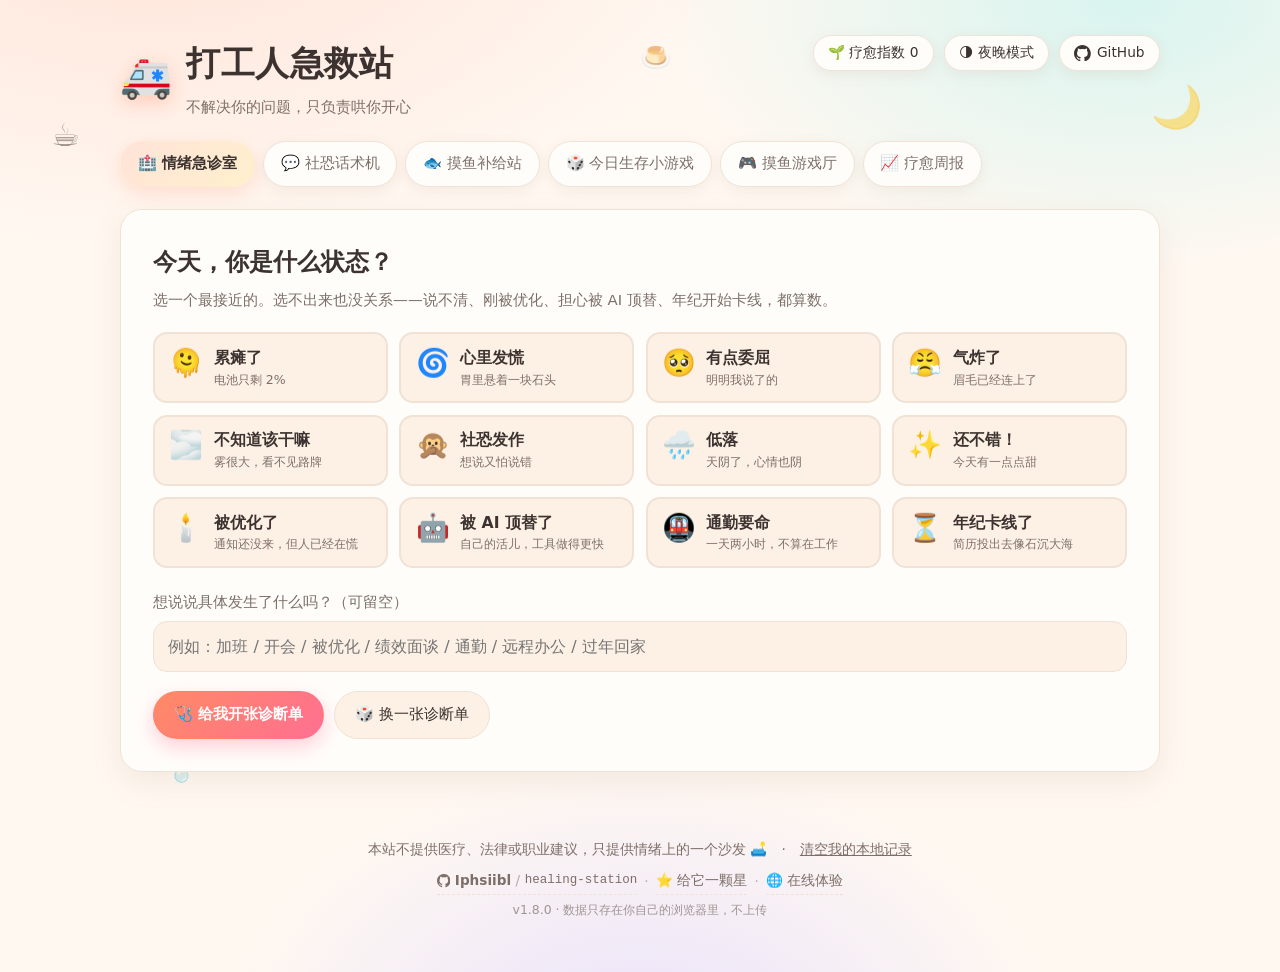
<file: healing-station/versions/v1.8.0/index.html>
<!doctype html>
<html lang="zh-CN">
<head>
<meta charset="utf-8">
<meta name="viewport" content="width=device-width, initial-scale=1, viewport-fit=cover">
<title>打工人急救站 · 一个只负责哄你的小站</title>
<meta name="description" content="打工人急救站：情绪急诊室、社恐话术机、摸鱼补给站、今日生存小游戏、摸鱼游戏厅。把上班的苦，兑换成一点甜。">
<link rel="icon" href="data:image/svg+xml,%3Csvg xmlns='http://www.w3.org/2000/svg' viewBox='0 0 100 100'%3E%3Ctext y='.9em' font-size='90'%3E🚑%3C/text%3E%3C/svg%3E">
<link rel="stylesheet" href="assets/styles.css">
<link rel="stylesheet" href="games/games.css">
</head>
<body>
<a class="skip-link" href="#main">跳到主要内容</a>

<div class="bg-deco" aria-hidden="true">
  <span class="blob blob-1">☕</span>
  <span class="blob blob-2">🌙</span>
  <span class="blob blob-3">🫧</span>
  <span class="blob blob-4">🌿</span>
  <span class="blob blob-5">🍮</span>
</div>

<header class="site-header">
  <div class="brand">
    <span class="brand-mark" aria-hidden="true">🚑</span>
    <div class="brand-text">
      <h1>打工人急救站</h1>
      <p class="brand-sub">不解决你的问题，只负责哄你开心</p>
    </div>
  </div>
  <div class="header-tools">
    <button class="chip chip-btn" id="energyChip" type="button" title="点击查看本周疗愈周报">疗愈指数 0</button>
    <button class="chip-btn" id="themeToggle" type="button" aria-pressed="false">🌗 夜晚模式</button>
    <a class="chip-btn gh-chip" href="https://github.com/Iphsiibl/healing-station" target="_blank" rel="noopener noreferrer"
       title="本项目的 GitHub 仓库：Iphsiibl/healing-station" aria-label="本项目的 GitHub 仓库 Iphsiibl/healing-station">
      <svg class="gh-mark" viewBox="0 0 16 16" aria-hidden="true" focusable="false"><path fill="currentColor" d="M8 0C3.58 0 0 3.58 0 8c0 3.54 2.29 6.53 5.47 7.59.4.07.55-.17.55-.38 0-.19-.01-.82-.01-1.49-2.01.37-2.53-.49-2.69-.94-.09-.23-.48-.94-.82-1.13-.28-.15-.68-.52-.01-.53.63-.01 1.08.58 1.23.82.72 1.21 1.87.87 2.33.66.07-.52.28-.87.51-1.07-1.78-.2-3.64-.89-3.64-3.95 0-.87.31-1.59.82-2.15-.08-.2-.36-1.02.08-2.12 0 0 .67-.21 2.2.82.64-.18 1.32-.27 2-.27s1.36.09 2 .27c1.53-1.04 2.2-.82 2.2-.82.44 1.1.16 1.92.08 2.12.51.56.82 1.27.82 2.15 0 3.07-1.87 3.75-3.65 3.95.29.25.54.73.54 1.48 0 1.07-.01 1.93-.01 2.2 0 .21.15.46.55.38A8.012 8.012 0 0 0 16 8c0-4.42-3.58-8-8-8Z"/></svg>
      <span>GitHub</span>
    </a>
  </div>
</header>

<nav class="tabs" role="tablist" aria-label="功能模块">
  <button class="tab is-active" role="tab" id="tab-clinic" aria-controls="panel-clinic" aria-selected="true" type="button">🏥 情绪急诊室</button>
  <button class="tab" role="tab" id="tab-talk" aria-controls="panel-talk" aria-selected="false" type="button">💬 社恐话术机</button>
  <button class="tab" role="tab" id="tab-fish" aria-controls="panel-fish" aria-selected="false" type="button">🐟 摸鱼补给站</button>
  <button class="tab" role="tab" id="tab-game" aria-controls="panel-game" aria-selected="false" type="button">🎲 今日生存小游戏</button>
  <button class="tab" role="tab" id="tab-games" aria-controls="panel-games" aria-selected="false" type="button">🎮 摸鱼游戏厅</button>
  <button class="tab" role="tab" id="tab-report" aria-controls="panel-report" aria-selected="false" type="button">📈 疗愈周报</button>
</nav>

<main id="main">
  <!-- ============ 情绪急诊室 ============ -->
  <section class="panel is-active" id="panel-clinic" role="tabpanel" aria-labelledby="tab-clinic" tabindex="-1">
    <form class="card" id="clinicForm" novalidate>
      <h2 class="card-title">今天，你是什么状态？</h2>
      <p class="card-hint">选一个最接近的。选不出来也没关系——说不清、刚被优化、担心被 AI 顶替、年纪开始卡线，都算数。</p>

      <p class="welcome-back" id="clinicWelcome" hidden></p>

      <div class="mood-grid" id="moodGrid" role="radiogroup" aria-label="选择今天的心情"></div>

      <label class="field" for="clinicKeyword">
        <span class="field-label">想说说具体发生了什么吗？（可留空）</span>
        <input id="clinicKeyword" type="text" maxlength="40" autocomplete="off"
               placeholder="例如：加班 / 开会 / 被优化 / 绩效面谈 / 通勤 / 远程办公 / 过年回家">
      </label>

      <div class="btn-row">
        <button class="btn primary" type="submit">🩺 给我开张诊断单</button>
        <button class="btn ghost" type="button" id="clinicAgain">🎲 换一张诊断单</button>
      </div>
    </form>

    <div class="result-card" id="clinicResult" hidden aria-live="polite">
      <div class="stamp" aria-hidden="true">已诊断 · 不收费</div>
      <p class="result-kicker" id="clinicMoodName">诊断书</p>
      <h3 class="result-title" id="clinicTitle"></h3>
      <p class="result-cause" id="clinicCause"></p>
      <h4 class="result-sub">🧪 病历分析</h4>
      <ul class="result-list" id="clinicAnalysis"></ul>
      <h4 class="result-sub">💊 今日处方</h4>
      <ul class="result-list remedies" id="clinicRemedies"></ul>
      <h4 class="result-sub">💌 来自值班护士的话</h4>
      <p class="result-blessing" id="clinicBlessing"></p>
      <h4 class="result-sub">🩹 复诊提醒</h4>
      <p class="result-checkup" id="clinicCheckup"></p>
      <div class="btn-row">
        <button class="btn ghost" type="button" id="clinicCopy">📋 复制诊断单</button>
        <button class="btn ghost" type="button" id="clinicShare">🔗 复制分享链接</button>
      </div>
    </div>
  </section>

  <!-- ============ 社恐话术机 ============ -->
  <section class="panel" id="panel-talk" role="tabpanel" aria-labelledby="tab-talk" tabindex="-1" hidden>
    <div class="card">
      <h2 class="card-title">遇到什么场面了？</h2>
      <p class="card-hint">挑一个最像你今天的，点一下。话术分四档：<b>怂</b>（安全牌）、<b>稳</b>（专业但有边界）、<b>浪</b>（幽默，胆子大）、<b>直球</b>（有底气地拒绝、把好处争取到手）。</p>
      <div class="scene-grid" id="sceneGrid" role="group" aria-label="选择职场场景"></div>
    </div>

    <div class="result-card" id="talkResult" hidden aria-live="polite">
      <p class="result-kicker" id="talkSceneName">话术</p>
      <h3 class="result-title" id="talkTitle"></h3>
      <div class="tone-tabs" role="tablist" aria-label="选择语气">
        <button class="tone-btn is-active" role="tab" data-tone="safe" aria-selected="true" type="button">🙈 怂 · 安全牌</button>
        <button class="tone-btn" role="tab" data-tone="pro" aria-selected="false" type="button">🧊 稳 · 有边界</button>
        <button class="tone-btn" role="tab" data-tone="wild" aria-selected="false" type="button">🎪 浪 · 胆子大</button>
        <button class="tone-btn" role="tab" data-tone="direct" aria-selected="false" type="button">🔥 直球 · 有底气</button>
      </div>
      <div class="reply-card" id="replyCard">
        <p class="reply-text" id="replyText"></p>
        <div class="btn-row">
          <button class="btn primary" type="button" id="replyCopy">📋 复制这句</button>
          <button class="btn ghost" type="button" id="replyReroll">🔁 换一句</button>
        </div>
      </div>
      <p class="tip" id="talkTip"></p>
      <div class="usage-note" id="talkUsage" hidden>
        <h4 class="result-sub">⚠️ 使用提醒</h4>
        <p class="usage-line usage-when" id="talkWhen"></p>
        <p class="usage-line usage-avoid" id="talkAvoid"></p>
      </div>
    </div>
  </section>

  <!-- ============ 摸鱼补给站 ============ -->
  <section class="panel" id="panel-fish" role="tabpanel" aria-labelledby="tab-fish" tabindex="-1" hidden>
    <div class="card">
      <h2 class="card-title">先假装你在工作</h2>
      <p class="card-hint">挑一个背景音，把音量调到刚好盖住键盘声。全部声音由算法实时合成，不加载任何音频文件，断网也能用。</p>
      <div class="sound-grid" id="soundGrid" role="group" aria-label="选择背景音"></div>
      <p class="sound-status" id="soundStatus" role="status" aria-live="polite">还没有在放声音 · 点一个背景音试试 🌧️</p>

      <label class="field" for="volRange">
        <span class="field-label">音量 <span id="volValue">50%</span></span>
        <input id="volRange" type="range" min="0" max="100" value="50" />
      </label>

      <div class="btn-row">
        <button class="btn ghost" type="button" id="soundStop">⏹ 停止播放</button>
        <button class="btn primary" type="button" id="bossKey">🕵 老板键（Esc）</button>
      </div>
      <p class="tip">小技巧：随时按 <b>Esc</b>（或点下面的「老板键」），整站会立刻变成一份看起来很忙的文档。</p>

      <h3 class="sub-title">老板键 · 挑一份伪装页</h3>
      <div class="boss-picker" id="bossPicker" role="group" aria-label="选择伪装页"></div>
      <p class="tip">选好之后按 <b>Esc</b>，整站会变成下面这份文档。表格和数字全是编的，但看起来非常忙。</p>
    </div>

    <div class="card breath-card">
      <h2 class="card-title">呼吸急救 · 3 分钟能做完</h2>
      <p class="card-hint">心跳快、手抖、脑子一片空白的时候，跟着圆圈呼吸就行。它不治病，只帮你把气匀回来。</p>
      <div class="breath-picker" id="breathPicker" role="group" aria-label="选择呼吸练习"></div>
      <div class="breath-stage">
        <div class="breath-circle" id="breathCircle" aria-hidden="true"><span id="breathCount">·</span></div>
        <div class="breath-info">
          <p class="breath-name" id="breathName">箱式呼吸</p>
          <p class="breath-phase" id="breathPhase" role="status" aria-live="polite">准备好了就点「开始呼吸」</p>
          <p class="breath-tip" id="breathTip"></p>
          <p class="breath-when" id="breathWhen"></p>
        </div>
      </div>
      <div class="btn-row">
        <button class="btn primary" type="button" id="breathStart">▶ 开始呼吸</button>
        <button class="btn ghost" type="button" id="breathStop">⏹ 停下</button>
      </div>
    </div>

    <div class="card pomo-card">
      <h2 class="card-title">番茄钟 · 假装专注</h2>
      <p class="card-hint">25 分钟专注，5 分钟休息；赶工的时候也可以切 15 分钟。到点有提示音。</p>
      <div class="pomo">
        <svg class="pomo-ring" viewBox="0 0 120 120" aria-hidden="true">
          <circle class="pomo-track" cx="60" cy="60" r="52"></circle>
          <circle class="pomo-prog" id="pomoRing" cx="60" cy="60" r="52"></circle>
        </svg>
        <div class="pomo-face">
          <p class="pomo-time" id="pomoTime">25:00</p>
          <p class="pomo-mode" id="pomoMode">专注中（未开始）</p>
        </div>
      </div>
      <div class="btn-row">
        <button class="btn primary" type="button" id="pomoStart">▶ 开始</button>
        <button class="btn ghost" type="button" id="pomoReset">↺ 重置</button>
        <button class="btn ghost" type="button" id="pomoModeBtn">🔄 切换 25 / 5 / 15 分钟</button>
      </div>
    </div>
  </section>

  <!-- ============ 今日生存小游戏 ============ -->
  <section class="panel" id="panel-game" role="tabpanel" aria-labelledby="tab-game" tabindex="-1" hidden>
    <div class="card story-card" id="storyCard">
      <h2 class="card-title">今天能准时下班吗？</h2>
      <p class="card-hint">一部只有几个按钮的职场生存剧。没有正确答案，只有一条属于你的路。</p>
      <div class="story-head">
        <span class="story-emoji" id="storyEmoji">🌅</span>
        <div class="story-head-text">
          <h3 class="story-scene" id="storyScene">早上 8:55，工位</h3>
          <p class="story-hearts" id="storyHearts"></p>
        </div>
      </div>
      <p class="story-text" id="storyText"></p>
      <div class="story-choices" id="storyChoices" role="group" aria-label="选择你的行动"></div>
      <p class="story-tip" id="storyTip" hidden></p>
      <div class="btn-row">
        <button class="btn ghost" type="button" id="storyRestart">🔁 重新开始</button>
        <button class="btn ghost" type="button" id="storyPathBtn">📜 看我走了哪条路</button>
      </div>
      <pre class="story-path" id="storyPath" hidden></pre>
    </div>

    <div class="result-card" id="storyEndingCard" hidden aria-live="polite">
      <div class="stamp" aria-hidden="true">今日结局</div>
      <p class="result-kicker" id="storyEndGrade"></p>
      <h3 class="result-title" id="storyEndTitle"></h3>
      <p class="result-cause" id="storyEndDesc"></p>
      <h4 class="result-sub">💌 来自值班护士的话</h4>
      <p class="result-blessing" id="storyEndComfort"></p>
      <h4 class="result-sub">🧭 下次可以试试</h4>
      <p class="tip" id="storyEndTip"></p>
      <div class="btn-row">
        <button class="btn primary" type="button" id="storyAgain">🔁 再来一局</button>
      </div>
    </div>
  </section>
  <!-- ============ 摸鱼游戏厅 ============ -->
  <section class="panel" id="panel-games" role="tabpanel" aria-labelledby="tab-games" tabindex="-1" hidden>
    <div class="card">
      <h2 class="card-title">摸鱼游戏厅</h2>
      <p class="card-hint">点开就能玩的像素小游戏：一局一分钟，手残也能玩。所有画面由代码现场画出来，不加载任何图片和音频文件。</p>
      <p class="tip">v1.5 起画布翻倍到 320×288：墙、窗、挂钟、工位、地毯、木栈桥都是一颗一颗手绘的像素，细节比上一版多了一倍。</p>
      <div id="gameHall"></div>
      <p class="tip">想把最喜欢的那一款单独放进自己的网页？用 <b>&lt;iframe src="games/index.html?game=mole"&gt;</b> 就行。</p>
    </div>
  </section>
  <!-- ============ 疗愈周报 ============ -->
  <section class="panel" id="panel-report" role="tabpanel" aria-labelledby="tab-report" tabindex="-1" hidden>
    <div class="card">
      <h2 class="card-title">本周，你被哄了几次？</h2>
      <p class="card-hint">所有记录只存在你自己的浏览器里，不上传、不联网。</p>

      <div class="report-empty" id="reportEmpty" hidden>
        <p class="report-empty-emoji" aria-hidden="true">🫙</p>
        <p>本周还是空的。</p>
        <p class="tip">先去急诊室开一张诊断单，或者去摸鱼补给站听三分钟雨。</p>
      </div>

      <div class="report-body" id="reportBody">
        <p class="report-summary" id="reportSummary"></p>
        <div class="report-stats" id="reportStats"></div>
        <h4 class="result-sub">📊 近 7 天</h4>
        <div class="report-chart" id="reportChart" role="img" aria-label="近七天使用次数柱状图"></div>
        <h4 class="result-sub">🏷️ 这周的高频关键词</h4>
        <div class="report-tags" id="reportTags"></div>
        <div class="btn-row">
          <button class="btn primary" type="button" id="reportCopy">📋 复制我的周报</button>
          <button class="btn ghost" type="button" id="reportToClinic">🏥 回到急诊室</button>
        </div>
      </div>
    </div>
  </section>
</main>

<footer class="site-footer">
  <p>本站不提供医疗、法律或职业建议，只提供情绪上的一个沙发 🛋️　·　<a href="#" id="resetData">清空我的本地记录</a></p>
  <p class="footer-gh">
    <a class="gh-link" href="https://github.com/Iphsiibl/healing-station" target="_blank" rel="noopener noreferrer" title="在 GitHub 上查看本项目源码">
      <svg class="gh-mark" viewBox="0 0 16 16" aria-hidden="true" focusable="false"><path fill="currentColor" d="M8 0C3.58 0 0 3.58 0 8c0 3.54 2.29 6.53 5.47 7.59.4.07.55-.17.55-.38 0-.19-.01-.82-.01-1.49-2.01.37-2.53-.49-2.69-.94-.09-.23-.48-.94-.82-1.13-.28-.15-.68-.52-.01-.53.63-.01 1.08.58 1.23.82.72 1.21 1.87.87 2.33.66.07-.52.28-.87.51-1.07-1.78-.2-3.64-.89-3.64-3.95 0-.87.31-1.59.82-2.15-.08-.2-.36-1.02.08-2.12 0 0 .67-.21 2.2.82.64-.18 1.32-.27 2-.27s1.36.09 2 .27c1.53-1.04 2.2-.82 2.2-.82.44 1.1.16 1.92.08 2.12.51.56.82 1.27.82 2.15 0 3.07-1.87 3.75-3.65 3.95.29.25.54.73.54 1.48 0 1.07-.01 1.93-.01 2.2 0 .21.15.46.55.38A8.012 8.012 0 0 0 16 8c0-4.42-3.58-8-8-8Z"/></svg>
      <span class="gh-owner">Iphsiibl</span><span class="gh-sep">/</span><span class="gh-repo">healing-station</span>
    </a>
    <span class="gh-dot">·</span>
    <a class="gh-link" href="https://github.com/Iphsiibl/healing-station/stargazers" target="_blank" rel="noopener noreferrer">⭐ 给它一颗星</a>
    <span class="gh-dot">·</span>
    <a class="gh-link" href="https://iphsiibl.github.io/healing-station/" target="_blank" rel="noopener noreferrer">🌐 在线体验</a>
  </p>
  <p class="version">v1.8.0 · 数据只存在你自己的浏览器里，不上传</p>
</footer>

<div class="boss-screen" id="bossScreen" role="dialog" aria-modal="true" aria-label="正在开会" tabindex="-1" hidden>
  <div class="boss-doc">
    <div class="boss-doc-head">
      <h2 id="bossDocTitle">Q3 业务复盘 &amp; 下阶段目标对齐</h2>
      <span class="boss-tag" id="bossDocTag">内部资料 · 请勿外传</span>
    </div>
    <table class="boss-table">
      <thead>
        <tr id="bossDocHead"></tr>
      </thead>
      <tbody id="bossDocBody"></tbody>
    </table>
    <ul class="boss-list" id="bossDocList"></ul>
    <p class="boss-hint">点击任意处返回 · 或按 Esc</p>
  </div>
</div>

<script src="assets/js/data-moods.js"></script>
<script src="assets/js/data-scenes.js"></script>
<script src="assets/js/data-story.js"></script>
<script src="assets/js/data-breath.js"></script>
<script src="assets/js/data-boss.js"></script>
<script src="assets/js/engine.js"></script>
<script src="assets/js/audio.js"></script>
<script src="games/pixel.js"></script>
<script src="games/sprites.js"></script>
<script src="games/game-mole.js"></script>
<script src="games/game-dodge.js"></script>
<script src="games/game-match3.js"></script>
<script src="games/game-fish.js"></script>
<script src="games/hall.js"></script>
<script src="assets/js/app.js"></script>
</body>
</html>
</file>
<file: healing-station/assets/styles.css>
/* =========================================================
   打工人急救站 · 样式
   设计基调：奶油纸 + 柔和光晕 + 手账感卡片
   ========================================================= */

:root {
  --cream: #fff8f1;
  --cream-2: #fdf1e6;
  --paper: #fffdfa;
  --ink: #3c3330;
  --ink-soft: #7d6f68;
  --line: #f0e2d5;
  --coral: #ff8a65;
  --coral-soft: #ffe3d8;
  --mint: #3fbfad;
  --mint-soft: #d9f4ef;
  --butter: #ffca5c;
  --butter-soft: #fff0cd;
  --lilac: #a68ce6;
  --lilac-soft: #eae2fb;
  --radius: 22px;
  --radius-sm: 14px;
  --shadow: 0 10px 30px rgba(160, 120, 95, .12);
  --shadow-soft: 0 4px 14px rgba(160, 120, 95, .10);
  --speed: .35s;
}

html[data-theme="night"] {
  --cream: #1b1a22;
  --cream-2: #23212c;
  --paper: #262430;
  --ink: #f2ece6;
  --ink-soft: #b3a9bf;
  --line: #3a3746;
  --coral-soft: #4a2f2a;
  --mint-soft: #1f3b38;
  --butter-soft: #46391c;
  --lilac-soft: #332c48;
  --shadow: 0 10px 30px rgba(0, 0, 0, .38);
  --shadow-soft: 0 4px 14px rgba(0, 0, 0, .30);
}

* { box-sizing: border-box; }

/* hidden 属性优先于任何 display 规则，避免空元素漏出灰条 */
[hidden] { display: none !important; }

html, body { margin: 0; padding: 0; }

body {
  min-height: 100vh;
  font-family: "PingFang SC", "Hiragino Sans GB", "Microsoft YaHei", "Noto Sans SC", system-ui, -apple-system, "Segoe UI", sans-serif;
  color: var(--ink);
  background:
    radial-gradient(1100px 620px at 12% -10%, var(--coral-soft) 0%, transparent 55%),
    radial-gradient(900px 520px at 88% 0%, var(--mint-soft) 0%, transparent 52%),
    radial-gradient(760px 520px at 50% 108%, var(--lilac-soft) 0%, transparent 55%),
    var(--cream);
  line-height: 1.7;
  -webkit-font-smoothing: antialiased;
  overflow-x: hidden;
}

.skip-link {
  position: absolute; left: -9999px; top: 0;
  background: var(--ink); color: var(--cream);
  padding: .6rem 1rem; border-radius: 0 0 12px 0; z-index: 99;
}
.skip-link:focus { left: 0; }

:focus-visible {
  outline: 3px solid var(--lilac);
  outline-offset: 2px;
  border-radius: 8px;
}

/* ---------- 背景漂浮装饰 ---------- */
.bg-deco { position: fixed; inset: 0; pointer-events: none; z-index: 0; }
.blob { position: absolute; font-size: 2rem; opacity: .5; filter: blur(.2px); animation: float 14s ease-in-out infinite; }
.blob-1 { left: 4%; top: 12%; animation-delay: 0s; }
.blob-2 { right: 6%; top: 8%; animation-delay: -3s; font-size: 2.6rem; }
.blob-3 { left: 12%; bottom: 12%; animation-delay: -6s; }
.blob-4 { right: 12%; bottom: 16%; animation-delay: -9s; font-size: 1.8rem; }
.blob-5 { left: 50%; top: 4%; animation-delay: -4s; font-size: 1.6rem; }
@keyframes float {
  0%, 100% { transform: translateY(0) rotate(0deg); }
  50% { transform: translateY(-18px) rotate(8deg); }
}
@media (prefers-reduced-motion: reduce) {
  .blob { animation: none; }
  * { transition-duration: .01ms !important; animation-duration: .01ms !important; }
}

/* ---------- 页头 ---------- */
.site-header, .tabs, main, .site-footer { position: relative; z-index: 1; }

.site-header {
  max-width: 1080px; margin: 0 auto;
  padding: 2.2rem 1.25rem 1rem;
  display: flex; align-items: flex-start; justify-content: space-between; gap: 1rem; flex-wrap: wrap;
}

.brand { display: flex; align-items: center; gap: .9rem; }
.brand-mark {
  font-size: 2.6rem; line-height: 1;
  filter: drop-shadow(0 6px 10px rgba(255, 138, 101, .35));
  animation: breathe 3.6s ease-in-out infinite;
}
@keyframes breathe {
  0%, 100% { transform: scale(1); }
  50% { transform: scale(1.09) rotate(-4deg); }
}
.brand h1 { margin: 0; font-size: clamp(1.5rem, 4vw, 2.1rem); letter-spacing: .5px; }
.brand-sub { margin: .1rem 0 0; color: var(--ink-soft); font-size: .92rem; }

.header-tools { display: flex; align-items: center; gap: .6rem; flex-wrap: wrap; }
.chip {
  background: var(--paper); border: 1px solid var(--line); color: var(--ink-soft);
  border-radius: 999px; padding: .32rem .85rem; font-size: .86rem; box-shadow: var(--shadow-soft);
  white-space: nowrap;
}
.chip-btn {
  font: inherit; cursor: pointer;
  background: var(--paper); border: 1px solid var(--line); color: var(--ink);
  border-radius: 999px; padding: .32rem .9rem; font-size: .86rem;
  box-shadow: var(--shadow-soft); transition: transform var(--speed), background var(--speed);
}
.chip-btn:hover { transform: translateY(-2px); background: var(--butter-soft); }

/* ---------- GitHub 标识 ---------- */
.gh-mark { width: 1em; height: 1em; display: inline-block; vertical-align: -.12em; fill: currentColor; }
.chip-btn.gh-chip { display: inline-flex; align-items: center; gap: .38rem; text-decoration: none; color: var(--ink); }
.chip-btn.gh-chip .gh-mark { width: 1.05rem; height: 1.05rem; }
.footer-gh { display: flex; flex-wrap: wrap; align-items: center; justify-content: center; gap: .45rem; margin-top: .5rem !important; }
.site-footer .gh-link {
  display: inline-flex; align-items: center; gap: .28rem;
  color: var(--ink-soft); text-decoration: none;
  border-bottom: 1px dashed var(--line); padding-bottom: 1px;
  transition: color var(--speed), border-color var(--speed);
}
.site-footer .gh-link:hover { color: var(--ink); border-bottom-color: var(--mint); }
.gh-owner { font-weight: 600; }
.gh-sep { opacity: .55; }
.gh-repo { font-family: ui-monospace, SFMono-Regular, Menlo, Consolas, monospace; font-size: .92em; }
.gh-dot { opacity: .5; }

/* ---------- 标签导航 ---------- */
.tabs {
  max-width: 1080px; margin: 0 auto; padding: .4rem 1.25rem 0;
  display: flex; gap: .5rem; flex-wrap: wrap;
}
.tab {
  font: inherit; cursor: pointer;
  border: 1px solid var(--line); background: var(--paper); color: var(--ink-soft);
  padding: .55rem 1.05rem; border-radius: 999px; font-size: .95rem;
  box-shadow: var(--shadow-soft);
  transition: transform var(--speed), color var(--speed), background var(--speed), box-shadow var(--speed);
}
.tab:hover { transform: translateY(-2px); color: var(--ink); }
.tab.is-active {
  color: var(--ink); font-weight: 600;
  background: linear-gradient(135deg, var(--coral-soft), var(--butter-soft));
  border-color: transparent;
  box-shadow: 0 6px 18px rgba(255, 138, 101, .22);
}

/* ---------- 主区域 ---------- */
main { max-width: 1080px; margin: 0 auto; padding: 1.4rem 1.25rem 2.5rem; }
.panel { display: none; animation: rise .45s ease both; }
.panel.is-active { display: block; }
@keyframes rise { from { opacity: 0; transform: translateY(12px); } to { opacity: 1; transform: none; } }

.card {
  background: var(--paper); border: 1px solid var(--line); border-radius: var(--radius);
  padding: clamp(1.1rem, 3vw, 2rem); box-shadow: var(--shadow);
}
.card-title { margin: 0 0 .3rem; font-size: clamp(1.15rem, 2.6vw, 1.5rem); }
.card-hint { margin: 0 0 1.2rem; color: var(--ink-soft); font-size: .93rem; }

/* ---------- 心情选择 ---------- */
.mood-grid {
  display: grid; gap: .7rem;
  grid-template-columns: repeat(4, minmax(0, 1fr));
  margin-bottom: 1.3rem;
}
@media (max-width: 900px) { .mood-grid { grid-template-columns: repeat(3, minmax(0, 1fr)); } }
.mood-btn {
  font: inherit; cursor: pointer; text-align: left;
  border: 2px solid var(--line); background: var(--cream-2); color: var(--ink);
  border-radius: var(--radius-sm); padding: .8rem .9rem;
  display: flex; align-items: flex-start; gap: .65rem;
  transition: transform var(--speed), border-color var(--speed), background var(--speed), box-shadow var(--speed);
}
.mood-btn:hover { transform: translateY(-3px); box-shadow: var(--shadow-soft); }
.mood-btn .mood-emoji { font-size: 1.7rem; line-height: 1.2; }
.mood-text {
  display: flex; flex-direction: column; gap: .15rem;
  min-width: 0; text-align: left;
}
.mood-btn .mood-name { font-weight: 600; font-size: .98rem; line-height: 1.35; }
.mood-btn .mood-desc { display: block; color: var(--ink-soft); font-size: .78rem; line-height: 1.45; }
.mood-btn[aria-checked="true"],
.mood-btn.is-selected {
  border-color: var(--coral); background: var(--coral-soft);
  box-shadow: 0 6px 18px rgba(255, 138, 101, .22);
}
.mood-btn.is-selected .mood-desc { color: var(--ink-soft); opacity: .85; }

/* ---------- 表单 ---------- */
.field { display: block; margin-bottom: 1.2rem; }
.field-label { display: block; font-size: .92rem; color: var(--ink-soft); margin-bottom: .4rem; }
.field input, .field select, .field textarea {
  width: 100%; font: inherit; color: var(--ink);
  background: var(--cream-2); border: 1px solid var(--line);
  border-radius: var(--radius-sm); padding: .7rem .9rem;
  transition: border-color var(--speed), box-shadow var(--speed);
}
.field input:focus, .field select:focus, .field textarea:focus {
  outline: none; border-color: var(--coral);
  box-shadow: 0 0 0 3px var(--coral-soft);
}

.btn-row { display: flex; gap: .6rem; flex-wrap: wrap; margin-top: .4rem; }
.btn {
  font: inherit; cursor: pointer; border-radius: 999px;
  padding: .62rem 1.25rem; font-size: .95rem; border: 1px solid transparent;
  transition: transform var(--speed), box-shadow var(--speed), background var(--speed), filter var(--speed);
}
.btn:hover { transform: translateY(-2px); }
.btn:active { transform: translateY(0) scale(.98); }
.btn.primary {
  background: linear-gradient(135deg, var(--coral), #ff6f91); color: #fff; font-weight: 600;
  box-shadow: 0 8px 20px rgba(255, 111, 145, .32);
}
.btn.primary:hover { filter: brightness(1.05); }
.btn.ghost { background: var(--cream-2); border-color: var(--line); color: var(--ink); }
.btn.ghost:hover { background: var(--butter-soft); }
.btn.small { padding: .38rem .8rem; font-size: .84rem; }

/* ---------- 诊断单 ---------- */
.result-card {
  position: relative; margin-top: 1.3rem;
  background: var(--paper); border: 1px solid var(--line); border-radius: var(--radius);
  padding: clamp(1.1rem, 3vw, 2rem); box-shadow: var(--shadow);
  animation: pop .5s cubic-bezier(.2, 1.3, .4, 1) both;
  overflow: hidden;
}
@keyframes pop { from { opacity: 0; transform: translateY(16px) scale(.97); } to { opacity: 1; transform: none; } }
.result-card::before {
  content: ""; position: absolute; inset: 0;
  background: repeating-linear-gradient(0deg, transparent, transparent 30px, rgba(120, 90, 70, .06) 30px, rgba(120, 90, 70, .06) 31px);
  pointer-events: none;
}
.stamp {
  position: absolute; top: 1rem; right: 1rem;
  border: 2px dashed var(--coral); color: var(--coral);
  border-radius: 10px; padding: .25rem .6rem; font-size: .72rem;
  transform: rotate(8deg); letter-spacing: 1px; opacity: .85;
  background: var(--paper);
}
.result-kicker { margin: 0; color: var(--ink-soft); font-size: .88rem; letter-spacing: 1px; }
.result-title { margin: .2rem 0 .5rem; font-size: clamp(1.15rem, 3vw, 1.55rem); }
.result-cause { margin: 0 0 1.1rem; color: var(--ink-soft); }
.result-sub { margin: 1.2rem 0 .45rem; font-size: .95rem; color: var(--mint); }
html[data-theme="night"] .result-sub { color: var(--mint); }
.result-list { margin: 0; padding-left: 1.15rem; }
.result-list li { margin-bottom: .45rem; }
.result-list.remedies li { margin-bottom: .8rem; }
.remedy-title { display: block; color: var(--coral); font-weight: 600; font-size: 1rem; }
.remedy-desc { display: block; color: var(--ink-soft); font-size: .92rem; line-height: 1.75; }
.result-blessing {
  margin: .4rem 0 1.2rem; padding: .9rem 1.1rem;
  background: var(--butter-soft); border-radius: var(--radius-sm);
  border-left: 4px solid var(--butter); font-size: 1.02rem;
}
/* 复诊提醒：一句明天就能做的话 */
.result-checkup {
  margin: .4rem 0 1.2rem; padding: .9rem 1.1rem;
  background: var(--mint-soft); border-radius: var(--radius-sm);
  border-left: 4px solid var(--mint); font-size: 1rem; line-height: 1.7;
}
.result-checkup[hidden] { display: none; }
/* 使用提醒：什么时候这句话管用 / 什么时候别这么说 */
.usage-note { margin: 1.1rem 0 0; }
.usage-note[hidden] { display: none; }
.usage-note .result-sub { margin-top: 0; color: var(--coral); }
html[data-theme="night"] .usage-note .result-sub { color: var(--coral); }
.usage-line {
  margin: 0 0 .45rem; padding: .6rem .9rem;
  border-radius: var(--radius-sm); font-size: .92rem; line-height: 1.65;
}
.usage-line[hidden] { display: none; }
.usage-when { background: var(--mint-soft); border-left: 4px solid var(--mint); }
.usage-avoid { background: var(--coral-soft); border-left: 4px solid var(--coral); margin-bottom: 0; }
.tip { margin: 1.1rem 0 0; color: var(--ink-soft); font-size: .9rem; }

/* 结果卡刷新时的轻微弹跳 */
.result-card.is-fresh { animation: pop .5s cubic-bezier(.2, 1.3, .4, 1) both; }

/* ---------- 轻提示 ---------- */
.hs-toast {
  position: fixed; left: 50%; bottom: 2rem; transform: translateX(-50%);
  background: var(--ink); color: var(--cream);
  padding: .6rem 1.1rem; border-radius: 999px; font-size: .9rem;
  box-shadow: var(--shadow); z-index: 999;
  animation: toast-in .3s ease both;
  max-width: 90vw; text-align: center;
}
.hs-toast.is-out { animation: toast-out .45s ease both; }
@keyframes toast-in { from { opacity: 0; transform: translate(-50%, 12px); } to { opacity: 1; transform: translate(-50%, 0); } }
@keyframes toast-out { to { opacity: 0; transform: translate(-50%, 12px); } }

/* ---------- 场景选择 ---------- */
.scene-grid {
  display: grid; gap: .7rem;
  grid-template-columns: repeat(auto-fill, minmax(210px, 1fr));
}
.scene-btn {
  font: inherit; cursor: pointer; text-align: left;
  background: var(--cream-2); border: 1px solid var(--line); color: var(--ink);
  border-radius: var(--radius-sm); padding: .8rem .95rem;
  display: flex; gap: .7rem; align-items: flex-start;
  transition: transform var(--speed), border-color var(--speed), background var(--speed), box-shadow var(--speed);
}
.scene-btn:hover { transform: translateY(-3px); box-shadow: var(--shadow-soft); }
.scene-btn .scene-emoji { font-size: 1.5rem; line-height: 1.3; }
.scene-text {
  display: flex; flex-direction: column; gap: .15rem;
  min-width: 0; text-align: left;
}
.scene-btn .scene-name { font-weight: 600; display: block; line-height: 1.35; }
.scene-btn .scene-desc { color: var(--ink-soft); font-size: .82rem; line-height: 1.45; }
.scene-btn[aria-pressed="true"],
.scene-btn.is-selected {
  border-color: var(--mint); background: var(--mint-soft);
  box-shadow: 0 6px 18px rgba(63, 191, 173, .2);
}

/* ---------- 话术 ---------- */
.tone-tabs { display: flex; gap: .5rem; flex-wrap: wrap; margin: .3rem 0 1rem; }
.tone-btn {
  font: inherit; cursor: pointer; font-size: .9rem;
  border: 1px solid var(--line); background: var(--cream-2); color: var(--ink-soft);
  border-radius: 999px; padding: .4rem .95rem; transition: all var(--speed);
}
.tone-btn:hover { color: var(--ink); transform: translateY(-2px); }
.tone-btn.is-active {
  background: linear-gradient(135deg, var(--lilac-soft), var(--mint-soft));
  color: var(--ink); font-weight: 600; border-color: transparent;
}
.reply-card {
  background: var(--cream-2); border: 1px dashed var(--line); border-radius: var(--radius-sm);
  padding: 1.1rem 1.2rem;
}
.reply-text { margin: 0 0 .9rem; font-size: 1.05rem; line-height: 1.85; white-space: pre-wrap; }

/* ---------- 页脚 ---------- */
.site-footer {
  max-width: 1080px; margin: 0 auto; padding: 1.4rem 1.25rem 3rem;
  color: var(--ink-soft); font-size: .85rem; text-align: center;
}
.site-footer p { margin: .25rem 0; }
.site-footer a { color: var(--ink-soft); }
.version { opacity: .7; font-size: .78rem; }

/* ---------- 摸鱼补给站：背景音 ---------- */
.sound-grid {
  display: grid; gap: .7rem;
  grid-template-columns: repeat(auto-fill, minmax(210px, 1fr));
  margin-bottom: 1.2rem;
}
.sound-btn {
  font: inherit; cursor: pointer; text-align: left;
  background: var(--cream-2); border: 1px solid var(--line); color: var(--ink);
  border-radius: var(--radius-sm); padding: .8rem .95rem;
  display: flex; gap: .7rem; align-items: flex-start;
  transition: transform var(--speed), border-color var(--speed), background var(--speed), box-shadow var(--speed);
}
.sound-btn:hover { transform: translateY(-3px); box-shadow: var(--shadow-soft); }
.sound-btn .sound-emoji { font-size: 1.5rem; line-height: 1.3; }
.sound-text { display: flex; flex-direction: column; gap: .15rem; min-width: 0; text-align: left; }
.sound-btn .sound-name { font-weight: 600; line-height: 1.35; }
.sound-btn .sound-desc { color: var(--ink-soft); font-size: .82rem; line-height: 1.45; }
.sound-btn.is-playing {
  border-color: var(--mint); background: var(--mint-soft);
  box-shadow: 0 6px 18px rgba(63, 191, 173, .2);
}
.sound-btn.is-playing .sound-emoji { animation: bob 1.6s ease-in-out infinite; }
@keyframes bob { 0%, 100% { transform: translateY(0); } 50% { transform: translateY(-4px); } }

.sound-status {
  margin: -.5rem 0 1.1rem; padding: .5rem .85rem;
  font-size: .88rem; color: var(--ink-soft);
  background: var(--mint-soft); border-radius: var(--radius-sm);
  border-left: 4px solid var(--mint);
}
.sound-status:empty { display: none; }

/* ---------- 摸鱼补给站：伪装页选择 ---------- */
.sub-title {
  margin: 1.4rem 0 .6rem; font-size: .95rem; font-weight: 700; color: var(--ink);
}
.boss-picker { display: flex; flex-wrap: wrap; gap: .55rem; margin-bottom: .6rem; }
.boss-chip {
  font: inherit; cursor: pointer;
  display: inline-flex; align-items: center; gap: .4rem;
  padding: .45rem .8rem; border-radius: 999px;
  background: var(--cream-2); border: 1px solid var(--line); color: var(--ink);
  font-size: .86rem;
  transition: transform var(--speed), border-color var(--speed), background var(--speed), color var(--speed);
}
.boss-chip:hover { transform: translateY(-2px); }
.boss-chip.is-selected {
  border-color: var(--lilac); background: var(--lilac-soft); color: var(--ink);
  box-shadow: 0 4px 14px rgba(138, 122, 200, .18);
}
.boss-chip-emoji { font-size: 1rem; line-height: 1; }
.boss-chip-name { white-space: nowrap; }

/* ---------- 摸鱼补给站：呼吸急救 ---------- */
.breath-card { margin-top: 1.1rem; }
.breath-picker { display: flex; flex-wrap: wrap; gap: .55rem; margin-bottom: 1.1rem; }
.breath-btn {
  font: inherit; cursor: pointer; text-align: left;
  display: inline-flex; align-items: center; gap: .5rem;
  padding: .5rem .9rem; border-radius: var(--radius-sm);
  background: var(--cream-2); border: 1px solid var(--line); color: var(--ink);
  transition: transform var(--speed), border-color var(--speed), background var(--speed);
}
.breath-btn:hover { transform: translateY(-2px); }
.breath-btn.is-selected {
  border-color: var(--mint); background: var(--mint-soft);
  box-shadow: 0 5px 16px rgba(63, 191, 173, .18);
}
.breath-emoji { font-size: 1.15rem; line-height: 1; }
.breath-text { display: flex; flex-direction: column; line-height: 1.25; }
.breath-btn-name { font-weight: 600; font-size: .9rem; }
.breath-btn-min { color: var(--ink-soft); font-size: .76rem; }
.breath-stage { display: flex; gap: 1.1rem; align-items: center; margin-bottom: 1rem; }
.breath-circle {
  width: 118px; height: 118px; flex: 0 0 118px; border-radius: 50%;
  display: flex; align-items: center; justify-content: center;
  font-size: 1.7rem; font-weight: 700; color: var(--ink);
  background: radial-gradient(circle at 34% 30%, var(--paper), var(--mint-soft) 70%);
  border: 2px solid var(--mint);
  box-shadow: 0 8px 22px rgba(63, 191, 173, .22);
  transform: scale(.72);
  transition: transform 1s ease-in-out;
}
.breath-info { min-width: 0; }
.breath-name { margin: 0 0 .25rem; font-weight: 700; }
.breath-phase { margin: 0 0 .3rem; color: var(--mint); font-size: 1rem; font-weight: 600; }
.breath-tip { margin: 0 0 .3rem; color: var(--ink-soft); font-size: .88rem; line-height: 1.5; }
.breath-when { margin: 0; color: var(--ink-soft); font-size: .82rem; line-height: 1.5; }

input[type="range"] {
  width: 100%; height: 1.6rem;
  -webkit-appearance: none; appearance: none; background: transparent; cursor: pointer;
}
input[type="range"]::-webkit-slider-runnable-track {
  height: .55rem; border-radius: 999px;
  background: linear-gradient(to right, var(--coral) var(--fill, 50%), var(--line) var(--fill, 50%));
}
input[type="range"]::-webkit-slider-thumb {
  -webkit-appearance: none; appearance: none;
  width: 1.25rem; height: 1.25rem; margin-top: -.36rem; border-radius: 50%;
  background: var(--coral); border: 3px solid #fff;
  box-shadow: 0 2px 8px rgba(224, 107, 94, .35); cursor: pointer;
}
input[type="range"]::-moz-range-track {
  height: .55rem; border-radius: 999px;
  background: linear-gradient(to right, var(--coral) var(--fill, 50%), var(--line) var(--fill, 50%));
}
input[type="range"]::-moz-range-thumb {
  width: 1.1rem; height: 1.1rem; border-radius: 50%;
  background: var(--coral); border: 3px solid #fff; cursor: pointer;
}
input[type="range"]:focus-visible { outline: 2px solid var(--coral); outline-offset: 4px; border-radius: 999px; }

/* ---------- 摸鱼补给站：番茄钟 ---------- */
.pomo-card { margin-top: 1.1rem; }
.pomo {
  position: relative; width: 210px; height: 210px; margin: .4rem auto 1.2rem;
  display: flex; align-items: center; justify-content: center;
}
.pomo-ring { position: absolute; inset: 0; width: 100%; height: 100%; transform: rotate(-90deg); }
.pomo-track { fill: none; stroke: var(--line); stroke-width: 9; }
.pomo-prog {
  fill: none; stroke: url(#none); stroke: var(--coral); stroke-width: 9; stroke-linecap: round;
  transition: stroke-dashoffset .4s linear;
}
.pomo-face { position: relative; text-align: center; }
.pomo-time { margin: 0; font-size: 2.5rem; font-weight: 700; letter-spacing: .04em; font-variant-numeric: tabular-nums; }
.pomo-mode { margin: .2rem 0 0; color: var(--ink-soft); font-size: .9rem; }

/* ---------- 今日生存小游戏 ---------- */
.story-tabs { display: flex; flex-wrap: wrap; gap: .55rem; margin: 0 0 1rem; }
.story-tab {
  font: inherit; cursor: pointer; display: flex; align-items: center; gap: .5rem;
  padding: .5rem .8rem; border: 1px solid var(--line); border-radius: 999px;
  background: var(--paper); color: var(--ink-soft); box-shadow: var(--shadow-soft);
  transition: transform var(--speed), border-color var(--speed), background var(--speed);
}
.story-tab:hover { transform: translateY(-1px); border-color: var(--lilac); }
.story-tab.is-selected { border-color: var(--lilac); background: var(--lilac-soft); color: var(--ink); }
.story-tab-emoji { font-size: 1.05rem; line-height: 1; }
.story-tab-name { font-weight: 600; font-size: .95rem; }
.story-tab-min { font-size: .78rem; color: var(--ink-soft); opacity: .8; }
.story-head { display: flex; align-items: center; gap: .9rem; margin-bottom: .9rem; }
.story-emoji { font-size: 2.4rem; line-height: 1; }
.story-head-text { min-width: 0; }
.story-scene { margin: 0; font-size: 1.15rem; }
.story-hearts { margin: .15rem 0 0; font-size: .95rem; letter-spacing: .12em; color: var(--coral); }
.story-text { margin: 0 0 1.1rem; font-size: 1.02rem; line-height: 1.95; }
.story-choices { display: grid; gap: .6rem; }
.choice-btn {
  font: inherit; cursor: pointer; text-align: left;
  background: var(--paper); border: 1px solid var(--line); color: var(--ink);
  border-radius: var(--radius-sm); padding: .85rem 1rem; font-size: .98rem; line-height: 1.6;
  box-shadow: var(--shadow-soft);
  transition: transform var(--speed), border-color var(--speed), background var(--speed), box-shadow var(--speed);
}
.choice-btn:hover {
  transform: translateX(4px);
  border-color: var(--coral); background: var(--coral-soft);
  box-shadow: 0 6px 16px rgba(255, 138, 101, .2);
}
.choice-label { display: block; }
.story-tip {
  margin: 1rem 0 0; padding: .8rem 1rem;
  background: var(--butter-soft); border-radius: var(--radius-sm);
  color: var(--ink-soft); font-size: .93rem; line-height: 1.7;
}
.story-path {
  margin: .9rem 0 0; padding: 1rem 1.1rem; white-space: pre-wrap;
  background: var(--cream-2); border: 1px dashed var(--line); border-radius: var(--radius-sm);
  font: inherit; font-size: .92rem; line-height: 1.8; color: var(--ink-soft);
}
.story-tab-min { white-space: nowrap; }

/* ---------- 每日彩蛋 ---------- */
.challenge-card {
  margin: 1rem 0 1.2rem; padding: 1rem 1.1rem;
  background: var(--butter-soft); border: 1px solid var(--line);
  border-left: 4px solid var(--butter); border-radius: var(--radius-sm);
}
.challenge-card[hidden] { display: none; }
.challenge-head { display: flex; align-items: center; gap: .7rem; margin-bottom: .6rem; }
.challenge-emoji { font-size: 1.6rem; line-height: 1; }
.challenge-head-text { min-width: 0; }
.challenge-title { margin: 0; font-size: 1.05rem; }
.challenge-min { margin: .1rem 0 0; font-size: .82rem; color: var(--ink-soft); }
.challenge-text { margin: 0 0 .35rem; font-size: 1.02rem; font-weight: 600; line-height: 1.7; }
.challenge-hint { margin: 0; font-size: .9rem; color: var(--ink-soft); line-height: 1.7; }

/* ---------- 老板键 ---------- */
.boss-screen {
  position: fixed; inset: 0; z-index: 90;
  background: #f3f5f7; color: #1f2733;
  display: flex; align-items: flex-start; justify-content: center;
  padding: 4vh 3vw; overflow: auto;
  animation: rise .18s ease both;
}
.boss-screen[hidden] { display: none; }
.boss-doc {
  width: min(860px, 100%); background: #fff; border: 1px solid #dfe3e8;
  border-radius: 10px; padding: 2rem 2.2rem; box-shadow: 0 10px 30px rgba(31, 39, 51, .08);
}
.boss-doc-head {
  display: flex; align-items: baseline; justify-content: space-between; gap: 1rem;
  flex-wrap: wrap; border-bottom: 2px solid #e8ebef; padding-bottom: .9rem; margin-bottom: 1.2rem;
}
.boss-doc-head h2 { margin: 0; font-size: 1.35rem; }
.boss-tag { font-size: .78rem; color: #8a94a3; }
.boss-table { width: 100%; border-collapse: collapse; font-size: .92rem; margin-bottom: 1.2rem; }
.boss-table th, .boss-table td { border: 1px solid #e8ebef; padding: .55rem .7rem; text-align: left; }
.boss-table th { background: #f6f8fa; font-weight: 600; }
.boss-list { margin: 0 0 1.4rem; padding-left: 1.2rem; font-size: .92rem; line-height: 1.9; color: #3d4756; }
.boss-hint { margin: 0; font-size: .8rem; color: #98a1ae; text-align: right; }

/* ---------- 疗愈周报 ---------- */
.report-summary {
  font-size: 1rem; line-height: 1.85; color: var(--ink);
  margin: .1rem 0 1rem; padding: .8rem 1rem;
  background: var(--butter-soft); border-radius: var(--radius-sm);
  border-left: 4px solid var(--butter);
}
.report-stats {
  display: grid; grid-template-columns: repeat(auto-fit, minmax(84px, 1fr));
  gap: .55rem; margin-bottom: 1rem;
}
.report-stat {
  display: flex; flex-direction: column; align-items: center; gap: .1rem;
  padding: .7rem .35rem; border-radius: var(--radius-sm);
  background: var(--mint-soft); border: 1px solid var(--line);
}
.report-stat-emoji { font-size: 1.15rem; line-height: 1.4; }
.report-stat-num { font-size: 1.45rem; font-weight: 700; line-height: 1.25; color: var(--coral); }
.report-stat-label { font-size: .76rem; color: var(--ink-soft); }
.report-chart {
  display: grid; grid-template-columns: repeat(7, 1fr); gap: .45rem;
  height: 132px; align-items: end;
  padding: .4rem .2rem 0; border-bottom: 2px solid var(--line);
}
.report-col {
  display: flex; flex-direction: column; align-items: center; justify-content: flex-end;
  height: 100%; gap: .18rem;
}
.report-col-n { font-size: .7rem; color: var(--ink-soft); line-height: 1; }
.report-bar {
  display: block; width: 100%; max-width: 32px; min-height: 6px;
  border-radius: 8px 8px 0 0;
  background: linear-gradient(180deg, var(--coral) 0%, var(--butter) 100%);
  transition: height .45s ease;
}
.report-col-label { font-size: .72rem; color: var(--ink-soft); line-height: 1.4; }
.report-tags { display: flex; flex-wrap: wrap; gap: .45rem; margin-bottom: 1rem; }
.report-tag {
  padding: .3rem .75rem; border-radius: 999px;
  background: var(--lilac-soft); border: 1px solid var(--line); font-size: .84rem;
}
.report-tag.empty { color: var(--ink-soft); background: transparent; }
.report-empty { text-align: center; padding: 1.4rem .5rem; color: var(--ink-soft); }
.report-empty p { margin: .2rem 0; }
.report-empty-emoji { font-size: 2.6rem; line-height: 1.2; }

/* 周 / 月切换 */
.report-switch {
  display: inline-flex; gap: .3rem; margin: 0 0 1rem;
  padding: .25rem; border-radius: 999px;
  background: var(--cream-2); border: 1px solid var(--line);
}
.switch-btn {
  border: 0; cursor: pointer; font-family: inherit; font-size: .86rem;
  padding: .35rem .95rem; border-radius: 999px; background: transparent; color: var(--ink-soft);
  transition: background .2s ease, color .2s ease;
}
.switch-btn.is-selected { background: var(--coral); color: #fff; box-shadow: 0 2px 6px rgba(43,36,56,.16); }
.switch-btn:focus-visible { outline: 3px solid var(--mint); outline-offset: 2px; }

/* 连续天数 */
.streak-card {
  display: flex; align-items: center; gap: .6rem;
  margin: 0 0 1rem; padding: .7rem .95rem;
  border-radius: var(--radius-sm);
  background: var(--lilac-soft); border-left: 4px solid var(--lilac);
}
.streak-emoji { font-size: 1.35rem; line-height: 1.2; }
.streak-text { font-size: .92rem; line-height: 1.7; color: var(--ink); }

/* 30 天热力日历 */
.report-heatmap {
  display: grid; grid-template-columns: repeat(15, 1fr); gap: .3rem;
  margin: 0 0 1.1rem;
}
.heat-cell {
  display: block; width: 100%; aspect-ratio: 1 / 1;
  border-radius: 6px; background: var(--cream-2);
  border: 1px solid var(--line);
}
.heat-cell.lv1 { background: var(--mint-soft); }
.heat-cell.lv2 { background: var(--mint); }
.heat-cell.lv3 { background: var(--lilac); }
.heat-cell.lv4 { background: var(--coral); }
.heat-cell:focus-visible { outline: 3px solid var(--mint); outline-offset: 2px; }

/* 徽章 */
.report-badges {
  display: grid; grid-template-columns: repeat(auto-fit, minmax(150px, 1fr));
  gap: .55rem; margin-bottom: 1.1rem;
}
.badge-card {
  display: flex; flex-direction: column; gap: .2rem;
  padding: .7rem .8rem; border-radius: var(--radius-sm);
  background: var(--cream-2); border: 1px dashed var(--line);
  opacity: .72;
}
.badge-card.is-unlocked {
  opacity: 1; background: var(--butter-soft); border-style: solid; border-color: var(--butter);
}
.badge-emoji { font-size: 1.25rem; line-height: 1.2; }
.badge-name { font-size: .92rem; font-weight: 700; color: var(--ink); }
.badge-desc { font-size: .78rem; line-height: 1.6; color: var(--ink-soft); }

/* 分享模板 */
.report-share { display: flex; flex-wrap: wrap; gap: .4rem; margin-bottom: .6rem; }
.share-btn {
  border: 1px solid var(--line); background: var(--cream-2); cursor: pointer;
  font-family: inherit; font-size: .84rem; color: var(--ink-soft);
  padding: .35rem .9rem; border-radius: 999px;
  transition: background .2s ease, color .2s ease;
}
.share-btn.is-selected { background: var(--mint); border-color: var(--mint); color: #fff; }
.share-btn:focus-visible { outline: 3px solid var(--coral); outline-offset: 2px; }
.report-share-preview {
  margin: 0 0 1rem; padding: .8rem .9rem;
  background: var(--cream-2); border: 1px solid var(--line); border-radius: var(--radius-sm);
  font-family: ui-monospace, SFMono-Regular, Menlo, Consolas, monospace;
  font-size: .78rem; line-height: 1.75; color: var(--ink-soft);
  white-space: pre-wrap; word-break: break-word;
}

/* 30 天柱状图：格子更密 */
.report-chart.is-wide { grid-template-columns: repeat(30, 1fr); gap: .18rem; }
.report-chart.is-wide .report-col-label { font-size: .5rem; }
.report-chart.is-wide .report-col-n { font-size: .52rem; }
.report-chart.is-wide .report-bar { border-radius: 3px 3px 0 0; }

/* ---------- 记忆上次的心情 ---------- */
.welcome-back {
  display: flex; align-items: center; gap: .6rem; flex-wrap: wrap;
  margin: .1rem 0 .9rem; padding: .6rem .9rem;
  border-radius: var(--radius-sm);
  background: var(--lilac-soft); border: 1px dashed var(--lilac);
  font-size: .9rem;
}
.welcome-text { flex: 1 1 220px; }
.welcome-btn {
  font: inherit; font-size: .84rem; cursor: pointer;
  padding: .3rem .8rem; border-radius: 999px;
  background: var(--paper); color: var(--ink);
  border: 1px solid var(--lilac);
  transition: transform var(--speed), box-shadow var(--speed);
}
.welcome-btn:hover { transform: translateY(-2px); box-shadow: var(--shadow-soft); }

/* ---------- 键盘可达性 ---------- */
:focus-visible {
  outline: 3px solid var(--coral);
  outline-offset: 3px;
  border-radius: 12px;
}

/* ---------- 响应式 ---------- */
@media (max-width: 640px) {
  .site-header { padding-top: 1.4rem; }
  .stamp { position: static; display: inline-block; margin-bottom: .6rem; }
  .mood-grid { grid-template-columns: repeat(auto-fill, minmax(128px, 1fr)); }
  .brand-mark { font-size: 2.1rem; }
  .pomo { width: 170px; height: 170px; }
  .pomo-time { font-size: 2rem; }
  .boss-doc { padding: 1.4rem 1.2rem; }
  .report-chart { height: 112px; gap: .25rem; }
  .report-stat { padding: .55rem .25rem; }
  .report-stat-num { font-size: 1.2rem; }
  .breath-stage { flex-direction: column; align-items: flex-start; gap: .8rem; }
  .breath-circle { width: 96px; height: 96px; flex: 0 0 96px; }
  .boss-picker, .breath-picker { gap: .4rem; }
  .boss-chip, .breath-btn { padding: .4rem .65rem; font-size: .82rem; }
  .story-tab { padding: .42rem .7rem; gap: .4rem; }
  .story-tab-min { display: none; }
  .challenge-card { padding: .85rem .9rem; }
  /* 窄屏：伪装页表格改成固定列宽 + 自动换行，避免把页面撑宽 */
  .boss-doc { padding: 1rem .85rem; }
  .boss-table { table-layout: fixed; font-size: .8rem; }
  .boss-table th, .boss-table td { padding: .4rem .45rem; word-break: break-word; }
  /* 窄屏：热力日历改成 10 列 3 行，格子不至于太小 */
  .report-heatmap { grid-template-columns: repeat(10, 1fr); }
  /* 窄屏：30 天柱状图只留柱子，日期标签藏起来（悬停/读屏仍有提示） */
  .report-chart.is-wide { gap: .1rem; }
  .report-chart.is-wide .report-col-label { display: none; }
}
</file>
<file: healing-station/games/games.css>
/* ============================================================
 * 摸鱼游戏厅 · 样式（主应用与独立嵌入页共用）
 * ============================================================ */

/* hidden 属性优先：否则 .hall-play / .hall-over 的 display:flex 会把它顶出来 */
[hidden] { display: none !important; }

.hall {
  --cream: #f8f0e1;
  --ink: #2b2438;
  --ink-soft: #4a4258;
  --coral: #f0837a;
  --coral-dark: #c95f5f;
  --mint: #8fd3b2;
  --mint-dark: #4f9c7c;
  --butter: #f7d774;
  --lilac: #b9a6e3;
  --paper-2: #e9dcc4;
  --paper-3: #d3bf9e;
  --white: #fffdf7;
  font-size: 15px;
}

/* ---------- 大厅菜单 ---------- */
.hall-intro {
  margin: 0 0 14px;
  color: var(--ink-soft);
  font-size: 0.95rem;
}

.hall-grid {
  display: grid;
  grid-template-columns: repeat(auto-fill, minmax(150px, 1fr));
  gap: 12px;
}

.game-card {
  --accent: var(--coral);
  display: flex;
  flex-direction: column;
  align-items: flex-start;
  gap: 4px;
  padding: 14px 14px 12px;
  border: 2px solid var(--paper-3);
  border-radius: 14px;
  background: var(--white);
  box-shadow: 0 3px 0 var(--paper-3);
  color: var(--ink);
  text-align: left;
  cursor: pointer;
  font: inherit;
  transition: transform .12s ease, box-shadow .12s ease, border-color .12s ease;
}

.game-card:hover,
.game-card:focus-visible {
  transform: translateY(-2px);
  border-color: var(--accent);
  box-shadow: 0 5px 0 var(--accent);
}

.game-card:active {
  transform: translateY(1px);
  box-shadow: 0 1px 0 var(--accent);
}

.gc-emoji {
  font-size: 1.8rem;
  line-height: 1.1;
}

.gc-title {
  font-weight: 700;
  font-size: 1.02rem;
}

.gc-tag {
  color: var(--ink-soft);
  font-size: .82rem;
  line-height: 1.4;
}

.gc-best {
  margin-top: 2px;
  font-size: .74rem;
  color: var(--mint-dark);
  background: rgba(143, 211, 178, .18);
  border-radius: 999px;
  padding: 2px 8px;
}

/* ---------- 舞台 ---------- */
.hall-play {
  display: flex;
  flex-direction: column;
  gap: 12px;
}

.hall-top {
  display: flex;
  align-items: center;
  gap: 12px;
  flex-wrap: wrap;
}

.hall-name {
  font-weight: 700;
  font-size: 1.05rem;
  flex: 1;
  min-width: 120px;
}

.hall-score {
  display: flex;
  align-items: baseline;
  gap: 8px;
}

.hs-score {
  font-size: 1.35rem;
  font-weight: 800;
  color: var(--coral-dark);
  font-variant-numeric: tabular-nums;
}

.hs-best {
  color: var(--ink-soft);
  font-size: .78rem;
}

.hall-btn {
  border: 2px solid var(--paper-3);
  background: var(--white);
  color: var(--ink);
  border-radius: 999px;
  padding: 6px 14px;
  font: inherit;
  font-size: .88rem;
  cursor: pointer;
  box-shadow: 0 2px 0 var(--paper-3);
}

.hall-btn:hover,
.hall-btn:focus-visible {
  border-color: var(--coral);
  color: var(--coral-dark);
}

.hall-btn:active {
  transform: translateY(1px);
  box-shadow: none;
}

.hall-btn-main {
  background: var(--coral);
  border-color: var(--coral-dark);
  color: var(--white);
  box-shadow: 0 2px 0 var(--coral-dark);
}

.hall-btn-main:hover,
.hall-btn-main:focus-visible {
  color: var(--white);
}

.hall-canvas-wrap {
  display: flex;
  justify-content: center;
  padding: 16px;
  border-radius: 18px;
  background: linear-gradient(160deg, #fff8ec, #f3e6d2);
  border: 2px solid var(--paper-2);
  box-shadow: inset 0 0 0 1px rgba(43, 36, 56, .05), 0 6px 18px rgba(43, 36, 56, .08);
}

.hall-canvas {
  display: block;
  image-rendering: pixelated;
  image-rendering: crisp-edges;
  touch-action: none;
  background: #2b2438;
  border-radius: 6px;
  border: 3px solid var(--ink);
  box-shadow: 0 0 0 4px #fffdf7, 0 8px 18px rgba(43, 36, 56, .18);
  max-width: 100%;
  cursor: pointer;
}

/* 画布里画不了中文，提示显示在这一行 */
.hall-msg {
  margin: 0;
  color: var(--ink);
  font-size: .9rem;
  line-height: 1.5;
  background: rgba(247, 215, 116, .24);
  border-left: 3px solid var(--butter);
  padding: 7px 12px;
  border-radius: 0 10px 10px 0;
}

.hall-msg:empty {
  display: none;
}

.hall-howto {
  margin: 0;
  color: var(--ink-soft);
  font-size: .88rem;
  line-height: 1.6;
  background: rgba(185, 166, 227, .12);
  border-left: 3px solid var(--lilac);
  padding: 8px 12px;
  border-radius: 0 10px 10px 0;
}

.hall-actions {
  display: flex;
  gap: 10px;
  flex-wrap: wrap;
}

/* ---------- 结算 ---------- */
.hall-over {
  display: flex;
  flex-direction: column;
  align-items: flex-start;
  gap: 8px;
  padding: 14px 16px;
  border-radius: 16px;
  background: var(--white);
  border: 2px dashed var(--coral);
}

.hall-over-title {
  margin: 0;
  font-weight: 800;
  font-size: 1.05rem;
  color: var(--coral-dark);
}

.hall-over-text {
  margin: 0;
  color: var(--ink-soft);
  font-size: .9rem;
}

/* ---------- 独立嵌入页 ---------- */
.sg-body {
  margin: 0;
  padding: 22px 16px 40px;
  background: #f8f0e1;
  color: #2b2438;
  font-family: "PingFang SC", "Microsoft YaHei", system-ui, sans-serif;
}

.sg-head {
  max-width: 520px;
  margin: 0 auto 18px;
  text-align: center;
}

.sg-head h1 {
  margin: 0 0 6px;
  font-size: 1.5rem;
}

.sg-head p {
  margin: 0;
  color: #4a4258;
  font-size: .9rem;
}

.sg-tabs {
  display: flex;
  flex-wrap: wrap;
  gap: 8px;
  justify-content: center;
  margin: 16px 0 0;
}

.sg-tab {
  border: 2px solid #d3bf9e;
  background: #fffdf7;
  color: #2b2438;
  border-radius: 999px;
  padding: 6px 14px;
  font: inherit;
  font-size: .88rem;
  cursor: pointer;
}

.sg-tab.is-active {
  background: #f0837a;
  border-color: #c95f5f;
  color: #fffdf7;
}

.sg-main {
  max-width: 720px;
  margin: 0 auto;
}

.sg-foot {
  max-width: 520px;
  margin: 22px auto 0;
  text-align: center;
  color: #6b6280;
  font-size: .8rem;
}

.sg-foot a {
  color: #4f9c7c;
}

@media (max-width: 640px) {
  .hall-grid {
    grid-template-columns: repeat(auto-fill, minmax(130px, 1fr));
  }

  .hall-canvas-wrap {
    padding: 8px;
  }
}
</file>
<file: healing-station/versions/v1.0.0/assets/styles.css>
/* =========================================================
   打工人急救站 · 样式
   设计基调：奶油纸 + 柔和光晕 + 手账感卡片
   ========================================================= */

:root {
  --cream: #fff8f1;
  --cream-2: #fdf1e6;
  --paper: #fffdfa;
  --ink: #3c3330;
  --ink-soft: #7d6f68;
  --line: #f0e2d5;
  --coral: #ff8a65;
  --coral-soft: #ffe3d8;
  --mint: #3fbfad;
  --mint-soft: #d9f4ef;
  --butter: #ffca5c;
  --butter-soft: #fff0cd;
  --lilac: #a68ce6;
  --lilac-soft: #eae2fb;
  --radius: 22px;
  --radius-sm: 14px;
  --shadow: 0 10px 30px rgba(160, 120, 95, .12);
  --shadow-soft: 0 4px 14px rgba(160, 120, 95, .10);
  --speed: .35s;
}

html[data-theme="night"] {
  --cream: #1b1a22;
  --cream-2: #23212c;
  --paper: #262430;
  --ink: #f2ece6;
  --ink-soft: #b3a9bf;
  --line: #3a3746;
  --coral-soft: #4a2f2a;
  --mint-soft: #1f3b38;
  --butter-soft: #46391c;
  --lilac-soft: #332c48;
  --shadow: 0 10px 30px rgba(0, 0, 0, .38);
  --shadow-soft: 0 4px 14px rgba(0, 0, 0, .30);
}

* { box-sizing: border-box; }

html, body { margin: 0; padding: 0; }

body {
  min-height: 100vh;
  font-family: "PingFang SC", "Hiragino Sans GB", "Microsoft YaHei", "Noto Sans SC", system-ui, -apple-system, "Segoe UI", sans-serif;
  color: var(--ink);
  background:
    radial-gradient(1100px 620px at 12% -10%, var(--coral-soft) 0%, transparent 55%),
    radial-gradient(900px 520px at 88% 0%, var(--mint-soft) 0%, transparent 52%),
    radial-gradient(760px 520px at 50% 108%, var(--lilac-soft) 0%, transparent 55%),
    var(--cream);
  line-height: 1.7;
  -webkit-font-smoothing: antialiased;
  overflow-x: hidden;
}

.skip-link {
  position: absolute; left: -9999px; top: 0;
  background: var(--ink); color: var(--cream);
  padding: .6rem 1rem; border-radius: 0 0 12px 0; z-index: 99;
}
.skip-link:focus { left: 0; }

:focus-visible {
  outline: 3px solid var(--lilac);
  outline-offset: 2px;
  border-radius: 8px;
}

/* ---------- 背景漂浮装饰 ---------- */
.bg-deco { position: fixed; inset: 0; pointer-events: none; z-index: 0; }
.blob { position: absolute; font-size: 2rem; opacity: .5; filter: blur(.2px); animation: float 14s ease-in-out infinite; }
.blob-1 { left: 4%; top: 12%; animation-delay: 0s; }
.blob-2 { right: 6%; top: 8%; animation-delay: -3s; font-size: 2.6rem; }
.blob-3 { left: 12%; bottom: 12%; animation-delay: -6s; }
.blob-4 { right: 12%; bottom: 16%; animation-delay: -9s; font-size: 1.8rem; }
.blob-5 { left: 50%; top: 4%; animation-delay: -4s; font-size: 1.6rem; }
@keyframes float {
  0%, 100% { transform: translateY(0) rotate(0deg); }
  50% { transform: translateY(-18px) rotate(8deg); }
}
@media (prefers-reduced-motion: reduce) {
  .blob { animation: none; }
  * { transition-duration: .01ms !important; animation-duration: .01ms !important; }
}

/* ---------- 页头 ---------- */
.site-header, .tabs, main, .site-footer { position: relative; z-index: 1; }

.site-header {
  max-width: 1080px; margin: 0 auto;
  padding: 2.2rem 1.25rem 1rem;
  display: flex; align-items: flex-start; justify-content: space-between; gap: 1rem; flex-wrap: wrap;
}

.brand { display: flex; align-items: center; gap: .9rem; }
.brand-mark {
  font-size: 2.6rem; line-height: 1;
  filter: drop-shadow(0 6px 10px rgba(255, 138, 101, .35));
  animation: breathe 3.6s ease-in-out infinite;
}
@keyframes breathe {
  0%, 100% { transform: scale(1); }
  50% { transform: scale(1.09) rotate(-4deg); }
}
.brand h1 { margin: 0; font-size: clamp(1.5rem, 4vw, 2.1rem); letter-spacing: .5px; }
.brand-sub { margin: .1rem 0 0; color: var(--ink-soft); font-size: .92rem; }

.header-tools { display: flex; align-items: center; gap: .6rem; flex-wrap: wrap; }
.chip {
  background: var(--paper); border: 1px solid var(--line); color: var(--ink-soft);
  border-radius: 999px; padding: .32rem .85rem; font-size: .86rem; box-shadow: var(--shadow-soft);
  white-space: nowrap;
}
.chip-btn {
  font: inherit; cursor: pointer;
  background: var(--paper); border: 1px solid var(--line); color: var(--ink);
  border-radius: 999px; padding: .32rem .9rem; font-size: .86rem;
  box-shadow: var(--shadow-soft); transition: transform var(--speed), background var(--speed);
}
.chip-btn:hover { transform: translateY(-2px); background: var(--butter-soft); }

/* ---------- 标签导航 ---------- */
.tabs {
  max-width: 1080px; margin: 0 auto; padding: .4rem 1.25rem 0;
  display: flex; gap: .5rem; flex-wrap: wrap;
}
.tab {
  font: inherit; cursor: pointer;
  border: 1px solid var(--line); background: var(--paper); color: var(--ink-soft);
  padding: .55rem 1.05rem; border-radius: 999px; font-size: .95rem;
  box-shadow: var(--shadow-soft);
  transition: transform var(--speed), color var(--speed), background var(--speed), box-shadow var(--speed);
}
.tab:hover { transform: translateY(-2px); color: var(--ink); }
.tab.is-active {
  color: var(--ink); font-weight: 600;
  background: linear-gradient(135deg, var(--coral-soft), var(--butter-soft));
  border-color: transparent;
  box-shadow: 0 6px 18px rgba(255, 138, 101, .22);
}

/* ---------- 主区域 ---------- */
main { max-width: 1080px; margin: 0 auto; padding: 1.4rem 1.25rem 2.5rem; }
.panel { display: none; animation: rise .45s ease both; }
.panel.is-active { display: block; }
@keyframes rise { from { opacity: 0; transform: translateY(12px); } to { opacity: 1; transform: none; } }

.card {
  background: var(--paper); border: 1px solid var(--line); border-radius: var(--radius);
  padding: clamp(1.1rem, 3vw, 2rem); box-shadow: var(--shadow);
}
.card-title { margin: 0 0 .3rem; font-size: clamp(1.15rem, 2.6vw, 1.5rem); }
.card-hint { margin: 0 0 1.2rem; color: var(--ink-soft); font-size: .93rem; }

/* ---------- 心情选择 ---------- */
.mood-grid {
  display: grid; gap: .7rem;
  grid-template-columns: repeat(auto-fill, minmax(140px, 1fr));
  margin-bottom: 1.3rem;
}
.mood-btn {
  font: inherit; cursor: pointer; text-align: left;
  border: 2px solid var(--line); background: var(--cream-2); color: var(--ink);
  border-radius: var(--radius-sm); padding: .8rem .9rem;
  display: flex; align-items: flex-start; gap: .65rem;
  transition: transform var(--speed), border-color var(--speed), background var(--speed), box-shadow var(--speed);
}
.mood-btn:hover { transform: translateY(-3px); box-shadow: var(--shadow-soft); }
.mood-btn .mood-emoji { font-size: 1.7rem; line-height: 1.2; }
.mood-text {
  display: flex; flex-direction: column; gap: .15rem;
  min-width: 0; text-align: left;
}
.mood-btn .mood-name { font-weight: 600; font-size: .98rem; line-height: 1.35; }
.mood-btn .mood-desc { display: block; color: var(--ink-soft); font-size: .78rem; line-height: 1.45; }
.mood-btn[aria-checked="true"],
.mood-btn.is-selected {
  border-color: var(--coral); background: var(--coral-soft);
  box-shadow: 0 6px 18px rgba(255, 138, 101, .22);
}
.mood-btn.is-selected .mood-desc { color: var(--ink-soft); opacity: .85; }

/* ---------- 表单 ---------- */
.field { display: block; margin-bottom: 1.2rem; }
.field-label { display: block; font-size: .92rem; color: var(--ink-soft); margin-bottom: .4rem; }
.field input, .field select, .field textarea {
  width: 100%; font: inherit; color: var(--ink);
  background: var(--cream-2); border: 1px solid var(--line);
  border-radius: var(--radius-sm); padding: .7rem .9rem;
  transition: border-color var(--speed), box-shadow var(--speed);
}
.field input:focus, .field select:focus, .field textarea:focus {
  outline: none; border-color: var(--coral);
  box-shadow: 0 0 0 3px var(--coral-soft);
}

.btn-row { display: flex; gap: .6rem; flex-wrap: wrap; margin-top: .4rem; }
.btn {
  font: inherit; cursor: pointer; border-radius: 999px;
  padding: .62rem 1.25rem; font-size: .95rem; border: 1px solid transparent;
  transition: transform var(--speed), box-shadow var(--speed), background var(--speed), filter var(--speed);
}
.btn:hover { transform: translateY(-2px); }
.btn:active { transform: translateY(0) scale(.98); }
.btn.primary {
  background: linear-gradient(135deg, var(--coral), #ff6f91); color: #fff; font-weight: 600;
  box-shadow: 0 8px 20px rgba(255, 111, 145, .32);
}
.btn.primary:hover { filter: brightness(1.05); }
.btn.ghost { background: var(--cream-2); border-color: var(--line); color: var(--ink); }
.btn.ghost:hover { background: var(--butter-soft); }
.btn.small { padding: .38rem .8rem; font-size: .84rem; }

/* ---------- 诊断单 ---------- */
.result-card {
  position: relative; margin-top: 1.3rem;
  background: var(--paper); border: 1px solid var(--line); border-radius: var(--radius);
  padding: clamp(1.1rem, 3vw, 2rem); box-shadow: var(--shadow);
  animation: pop .5s cubic-bezier(.2, 1.3, .4, 1) both;
  overflow: hidden;
}
@keyframes pop { from { opacity: 0; transform: translateY(16px) scale(.97); } to { opacity: 1; transform: none; } }
.result-card::before {
  content: ""; position: absolute; inset: 0;
  background: repeating-linear-gradient(0deg, transparent, transparent 30px, rgba(120, 90, 70, .06) 30px, rgba(120, 90, 70, .06) 31px);
  pointer-events: none;
}
.stamp {
  position: absolute; top: 1rem; right: 1rem;
  border: 2px dashed var(--coral); color: var(--coral);
  border-radius: 10px; padding: .25rem .6rem; font-size: .72rem;
  transform: rotate(8deg); letter-spacing: 1px; opacity: .85;
  background: var(--paper);
}
.result-kicker { margin: 0; color: var(--ink-soft); font-size: .88rem; letter-spacing: 1px; }
.result-title { margin: .2rem 0 .5rem; font-size: clamp(1.15rem, 3vw, 1.55rem); }
.result-cause { margin: 0 0 1.1rem; color: var(--ink-soft); }
.result-sub { margin: 1.2rem 0 .45rem; font-size: .95rem; color: var(--mint); }
html[data-theme="night"] .result-sub { color: var(--mint); }
.result-list { margin: 0; padding-left: 1.15rem; }
.result-list li { margin-bottom: .45rem; }
.result-list.remedies li { margin-bottom: .8rem; }
.remedy-title { display: block; color: var(--coral); font-weight: 600; font-size: 1rem; }
.remedy-desc { display: block; color: var(--ink-soft); font-size: .92rem; line-height: 1.75; }
.result-blessing {
  margin: .4rem 0 1.2rem; padding: .9rem 1.1rem;
  background: var(--butter-soft); border-radius: var(--radius-sm);
  border-left: 4px solid var(--butter); font-size: 1.02rem;
}
.tip { margin: 1.1rem 0 0; color: var(--ink-soft); font-size: .9rem; }

/* 结果卡刷新时的轻微弹跳 */
.result-card.is-fresh { animation: pop .5s cubic-bezier(.2, 1.3, .4, 1) both; }

/* ---------- 轻提示 ---------- */
.hs-toast {
  position: fixed; left: 50%; bottom: 2rem; transform: translateX(-50%);
  background: var(--ink); color: var(--cream);
  padding: .6rem 1.1rem; border-radius: 999px; font-size: .9rem;
  box-shadow: var(--shadow); z-index: 999;
  animation: toast-in .3s ease both;
  max-width: 90vw; text-align: center;
}
.hs-toast.is-out { animation: toast-out .45s ease both; }
@keyframes toast-in { from { opacity: 0; transform: translate(-50%, 12px); } to { opacity: 1; transform: translate(-50%, 0); } }
@keyframes toast-out { to { opacity: 0; transform: translate(-50%, 12px); } }

/* ---------- 场景选择 ---------- */
.scene-grid {
  display: grid; gap: .7rem;
  grid-template-columns: repeat(auto-fill, minmax(210px, 1fr));
}
.scene-btn {
  font: inherit; cursor: pointer; text-align: left;
  background: var(--cream-2); border: 1px solid var(--line); color: var(--ink);
  border-radius: var(--radius-sm); padding: .8rem .95rem;
  display: flex; gap: .7rem; align-items: flex-start;
  transition: transform var(--speed), border-color var(--speed), background var(--speed), box-shadow var(--speed);
}
.scene-btn:hover { transform: translateY(-3px); box-shadow: var(--shadow-soft); }
.scene-btn .scene-emoji { font-size: 1.5rem; line-height: 1.3; }
.scene-text {
  display: flex; flex-direction: column; gap: .15rem;
  min-width: 0; text-align: left;
}
.scene-btn .scene-name { font-weight: 600; display: block; line-height: 1.35; }
.scene-btn .scene-desc { color: var(--ink-soft); font-size: .82rem; line-height: 1.45; }
.scene-btn[aria-pressed="true"],
.scene-btn.is-selected {
  border-color: var(--mint); background: var(--mint-soft);
  box-shadow: 0 6px 18px rgba(63, 191, 173, .2);
}

/* ---------- 话术 ---------- */
.tone-tabs { display: flex; gap: .5rem; flex-wrap: wrap; margin: .3rem 0 1rem; }
.tone-btn {
  font: inherit; cursor: pointer; font-size: .9rem;
  border: 1px solid var(--line); background: var(--cream-2); color: var(--ink-soft);
  border-radius: 999px; padding: .4rem .95rem; transition: all var(--speed);
}
.tone-btn:hover { color: var(--ink); transform: translateY(-2px); }
.tone-btn.is-active {
  background: linear-gradient(135deg, var(--lilac-soft), var(--mint-soft));
  color: var(--ink); font-weight: 600; border-color: transparent;
}
.reply-card {
  background: var(--cream-2); border: 1px dashed var(--line); border-radius: var(--radius-sm);
  padding: 1.1rem 1.2rem;
}
.reply-text { margin: 0 0 .9rem; font-size: 1.05rem; line-height: 1.85; white-space: pre-wrap; }

/* ---------- 页脚 ---------- */
.site-footer {
  max-width: 1080px; margin: 0 auto; padding: 1.4rem 1.25rem 3rem;
  color: var(--ink-soft); font-size: .85rem; text-align: center;
}
.site-footer p { margin: .25rem 0; }
.site-footer a { color: var(--ink-soft); }
.version { opacity: .7; font-size: .78rem; }

/* ---------- 响应式 ---------- */
@media (max-width: 640px) {
  .site-header { padding-top: 1.4rem; }
  .stamp { position: static; display: inline-block; margin-bottom: .6rem; }
  .mood-grid { grid-template-columns: repeat(auto-fill, minmax(128px, 1fr)); }
  .brand-mark { font-size: 2.1rem; }
}
</file>
<file: healing-station/versions/v1.1.0/assets/styles.css>
/* =========================================================
   打工人急救站 · 样式
   设计基调：奶油纸 + 柔和光晕 + 手账感卡片
   ========================================================= */

:root {
  --cream: #fff8f1;
  --cream-2: #fdf1e6;
  --paper: #fffdfa;
  --ink: #3c3330;
  --ink-soft: #7d6f68;
  --line: #f0e2d5;
  --coral: #ff8a65;
  --coral-soft: #ffe3d8;
  --mint: #3fbfad;
  --mint-soft: #d9f4ef;
  --butter: #ffca5c;
  --butter-soft: #fff0cd;
  --lilac: #a68ce6;
  --lilac-soft: #eae2fb;
  --radius: 22px;
  --radius-sm: 14px;
  --shadow: 0 10px 30px rgba(160, 120, 95, .12);
  --shadow-soft: 0 4px 14px rgba(160, 120, 95, .10);
  --speed: .35s;
}

html[data-theme="night"] {
  --cream: #1b1a22;
  --cream-2: #23212c;
  --paper: #262430;
  --ink: #f2ece6;
  --ink-soft: #b3a9bf;
  --line: #3a3746;
  --coral-soft: #4a2f2a;
  --mint-soft: #1f3b38;
  --butter-soft: #46391c;
  --lilac-soft: #332c48;
  --shadow: 0 10px 30px rgba(0, 0, 0, .38);
  --shadow-soft: 0 4px 14px rgba(0, 0, 0, .30);
}

* { box-sizing: border-box; }

html, body { margin: 0; padding: 0; }

body {
  min-height: 100vh;
  font-family: "PingFang SC", "Hiragino Sans GB", "Microsoft YaHei", "Noto Sans SC", system-ui, -apple-system, "Segoe UI", sans-serif;
  color: var(--ink);
  background:
    radial-gradient(1100px 620px at 12% -10%, var(--coral-soft) 0%, transparent 55%),
    radial-gradient(900px 520px at 88% 0%, var(--mint-soft) 0%, transparent 52%),
    radial-gradient(760px 520px at 50% 108%, var(--lilac-soft) 0%, transparent 55%),
    var(--cream);
  line-height: 1.7;
  -webkit-font-smoothing: antialiased;
  overflow-x: hidden;
}

.skip-link {
  position: absolute; left: -9999px; top: 0;
  background: var(--ink); color: var(--cream);
  padding: .6rem 1rem; border-radius: 0 0 12px 0; z-index: 99;
}
.skip-link:focus { left: 0; }

:focus-visible {
  outline: 3px solid var(--lilac);
  outline-offset: 2px;
  border-radius: 8px;
}

/* ---------- 背景漂浮装饰 ---------- */
.bg-deco { position: fixed; inset: 0; pointer-events: none; z-index: 0; }
.blob { position: absolute; font-size: 2rem; opacity: .5; filter: blur(.2px); animation: float 14s ease-in-out infinite; }
.blob-1 { left: 4%; top: 12%; animation-delay: 0s; }
.blob-2 { right: 6%; top: 8%; animation-delay: -3s; font-size: 2.6rem; }
.blob-3 { left: 12%; bottom: 12%; animation-delay: -6s; }
.blob-4 { right: 12%; bottom: 16%; animation-delay: -9s; font-size: 1.8rem; }
.blob-5 { left: 50%; top: 4%; animation-delay: -4s; font-size: 1.6rem; }
@keyframes float {
  0%, 100% { transform: translateY(0) rotate(0deg); }
  50% { transform: translateY(-18px) rotate(8deg); }
}
@media (prefers-reduced-motion: reduce) {
  .blob { animation: none; }
  * { transition-duration: .01ms !important; animation-duration: .01ms !important; }
}

/* ---------- 页头 ---------- */
.site-header, .tabs, main, .site-footer { position: relative; z-index: 1; }

.site-header {
  max-width: 1080px; margin: 0 auto;
  padding: 2.2rem 1.25rem 1rem;
  display: flex; align-items: flex-start; justify-content: space-between; gap: 1rem; flex-wrap: wrap;
}

.brand { display: flex; align-items: center; gap: .9rem; }
.brand-mark {
  font-size: 2.6rem; line-height: 1;
  filter: drop-shadow(0 6px 10px rgba(255, 138, 101, .35));
  animation: breathe 3.6s ease-in-out infinite;
}
@keyframes breathe {
  0%, 100% { transform: scale(1); }
  50% { transform: scale(1.09) rotate(-4deg); }
}
.brand h1 { margin: 0; font-size: clamp(1.5rem, 4vw, 2.1rem); letter-spacing: .5px; }
.brand-sub { margin: .1rem 0 0; color: var(--ink-soft); font-size: .92rem; }

.header-tools { display: flex; align-items: center; gap: .6rem; flex-wrap: wrap; }
.chip {
  background: var(--paper); border: 1px solid var(--line); color: var(--ink-soft);
  border-radius: 999px; padding: .32rem .85rem; font-size: .86rem; box-shadow: var(--shadow-soft);
  white-space: nowrap;
}
.chip-btn {
  font: inherit; cursor: pointer;
  background: var(--paper); border: 1px solid var(--line); color: var(--ink);
  border-radius: 999px; padding: .32rem .9rem; font-size: .86rem;
  box-shadow: var(--shadow-soft); transition: transform var(--speed), background var(--speed);
}
.chip-btn:hover { transform: translateY(-2px); background: var(--butter-soft); }

/* ---------- 标签导航 ---------- */
.tabs {
  max-width: 1080px; margin: 0 auto; padding: .4rem 1.25rem 0;
  display: flex; gap: .5rem; flex-wrap: wrap;
}
.tab {
  font: inherit; cursor: pointer;
  border: 1px solid var(--line); background: var(--paper); color: var(--ink-soft);
  padding: .55rem 1.05rem; border-radius: 999px; font-size: .95rem;
  box-shadow: var(--shadow-soft);
  transition: transform var(--speed), color var(--speed), background var(--speed), box-shadow var(--speed);
}
.tab:hover { transform: translateY(-2px); color: var(--ink); }
.tab.is-active {
  color: var(--ink); font-weight: 600;
  background: linear-gradient(135deg, var(--coral-soft), var(--butter-soft));
  border-color: transparent;
  box-shadow: 0 6px 18px rgba(255, 138, 101, .22);
}

/* ---------- 主区域 ---------- */
main { max-width: 1080px; margin: 0 auto; padding: 1.4rem 1.25rem 2.5rem; }
.panel { display: none; animation: rise .45s ease both; }
.panel.is-active { display: block; }
@keyframes rise { from { opacity: 0; transform: translateY(12px); } to { opacity: 1; transform: none; } }

.card {
  background: var(--paper); border: 1px solid var(--line); border-radius: var(--radius);
  padding: clamp(1.1rem, 3vw, 2rem); box-shadow: var(--shadow);
}
.card-title { margin: 0 0 .3rem; font-size: clamp(1.15rem, 2.6vw, 1.5rem); }
.card-hint { margin: 0 0 1.2rem; color: var(--ink-soft); font-size: .93rem; }

/* ---------- 心情选择 ---------- */
.mood-grid {
  display: grid; gap: .7rem;
  grid-template-columns: repeat(auto-fill, minmax(140px, 1fr));
  margin-bottom: 1.3rem;
}
.mood-btn {
  font: inherit; cursor: pointer; text-align: left;
  border: 2px solid var(--line); background: var(--cream-2); color: var(--ink);
  border-radius: var(--radius-sm); padding: .8rem .9rem;
  display: flex; align-items: flex-start; gap: .65rem;
  transition: transform var(--speed), border-color var(--speed), background var(--speed), box-shadow var(--speed);
}
.mood-btn:hover { transform: translateY(-3px); box-shadow: var(--shadow-soft); }
.mood-btn .mood-emoji { font-size: 1.7rem; line-height: 1.2; }
.mood-text {
  display: flex; flex-direction: column; gap: .15rem;
  min-width: 0; text-align: left;
}
.mood-btn .mood-name { font-weight: 600; font-size: .98rem; line-height: 1.35; }
.mood-btn .mood-desc { display: block; color: var(--ink-soft); font-size: .78rem; line-height: 1.45; }
.mood-btn[aria-checked="true"],
.mood-btn.is-selected {
  border-color: var(--coral); background: var(--coral-soft);
  box-shadow: 0 6px 18px rgba(255, 138, 101, .22);
}
.mood-btn.is-selected .mood-desc { color: var(--ink-soft); opacity: .85; }

/* ---------- 表单 ---------- */
.field { display: block; margin-bottom: 1.2rem; }
.field-label { display: block; font-size: .92rem; color: var(--ink-soft); margin-bottom: .4rem; }
.field input, .field select, .field textarea {
  width: 100%; font: inherit; color: var(--ink);
  background: var(--cream-2); border: 1px solid var(--line);
  border-radius: var(--radius-sm); padding: .7rem .9rem;
  transition: border-color var(--speed), box-shadow var(--speed);
}
.field input:focus, .field select:focus, .field textarea:focus {
  outline: none; border-color: var(--coral);
  box-shadow: 0 0 0 3px var(--coral-soft);
}

.btn-row { display: flex; gap: .6rem; flex-wrap: wrap; margin-top: .4rem; }
.btn {
  font: inherit; cursor: pointer; border-radius: 999px;
  padding: .62rem 1.25rem; font-size: .95rem; border: 1px solid transparent;
  transition: transform var(--speed), box-shadow var(--speed), background var(--speed), filter var(--speed);
}
.btn:hover { transform: translateY(-2px); }
.btn:active { transform: translateY(0) scale(.98); }
.btn.primary {
  background: linear-gradient(135deg, var(--coral), #ff6f91); color: #fff; font-weight: 600;
  box-shadow: 0 8px 20px rgba(255, 111, 145, .32);
}
.btn.primary:hover { filter: brightness(1.05); }
.btn.ghost { background: var(--cream-2); border-color: var(--line); color: var(--ink); }
.btn.ghost:hover { background: var(--butter-soft); }
.btn.small { padding: .38rem .8rem; font-size: .84rem; }

/* ---------- 诊断单 ---------- */
.result-card {
  position: relative; margin-top: 1.3rem;
  background: var(--paper); border: 1px solid var(--line); border-radius: var(--radius);
  padding: clamp(1.1rem, 3vw, 2rem); box-shadow: var(--shadow);
  animation: pop .5s cubic-bezier(.2, 1.3, .4, 1) both;
  overflow: hidden;
}
@keyframes pop { from { opacity: 0; transform: translateY(16px) scale(.97); } to { opacity: 1; transform: none; } }
.result-card::before {
  content: ""; position: absolute; inset: 0;
  background: repeating-linear-gradient(0deg, transparent, transparent 30px, rgba(120, 90, 70, .06) 30px, rgba(120, 90, 70, .06) 31px);
  pointer-events: none;
}
.stamp {
  position: absolute; top: 1rem; right: 1rem;
  border: 2px dashed var(--coral); color: var(--coral);
  border-radius: 10px; padding: .25rem .6rem; font-size: .72rem;
  transform: rotate(8deg); letter-spacing: 1px; opacity: .85;
  background: var(--paper);
}
.result-kicker { margin: 0; color: var(--ink-soft); font-size: .88rem; letter-spacing: 1px; }
.result-title { margin: .2rem 0 .5rem; font-size: clamp(1.15rem, 3vw, 1.55rem); }
.result-cause { margin: 0 0 1.1rem; color: var(--ink-soft); }
.result-sub { margin: 1.2rem 0 .45rem; font-size: .95rem; color: var(--mint); }
html[data-theme="night"] .result-sub { color: var(--mint); }
.result-list { margin: 0; padding-left: 1.15rem; }
.result-list li { margin-bottom: .45rem; }
.result-list.remedies li { margin-bottom: .8rem; }
.remedy-title { display: block; color: var(--coral); font-weight: 600; font-size: 1rem; }
.remedy-desc { display: block; color: var(--ink-soft); font-size: .92rem; line-height: 1.75; }
.result-blessing {
  margin: .4rem 0 1.2rem; padding: .9rem 1.1rem;
  background: var(--butter-soft); border-radius: var(--radius-sm);
  border-left: 4px solid var(--butter); font-size: 1.02rem;
}
.tip { margin: 1.1rem 0 0; color: var(--ink-soft); font-size: .9rem; }

/* 结果卡刷新时的轻微弹跳 */
.result-card.is-fresh { animation: pop .5s cubic-bezier(.2, 1.3, .4, 1) both; }

/* ---------- 轻提示 ---------- */
.hs-toast {
  position: fixed; left: 50%; bottom: 2rem; transform: translateX(-50%);
  background: var(--ink); color: var(--cream);
  padding: .6rem 1.1rem; border-radius: 999px; font-size: .9rem;
  box-shadow: var(--shadow); z-index: 999;
  animation: toast-in .3s ease both;
  max-width: 90vw; text-align: center;
}
.hs-toast.is-out { animation: toast-out .45s ease both; }
@keyframes toast-in { from { opacity: 0; transform: translate(-50%, 12px); } to { opacity: 1; transform: translate(-50%, 0); } }
@keyframes toast-out { to { opacity: 0; transform: translate(-50%, 12px); } }

/* ---------- 场景选择 ---------- */
.scene-grid {
  display: grid; gap: .7rem;
  grid-template-columns: repeat(auto-fill, minmax(210px, 1fr));
}
.scene-btn {
  font: inherit; cursor: pointer; text-align: left;
  background: var(--cream-2); border: 1px solid var(--line); color: var(--ink);
  border-radius: var(--radius-sm); padding: .8rem .95rem;
  display: flex; gap: .7rem; align-items: flex-start;
  transition: transform var(--speed), border-color var(--speed), background var(--speed), box-shadow var(--speed);
}
.scene-btn:hover { transform: translateY(-3px); box-shadow: var(--shadow-soft); }
.scene-btn .scene-emoji { font-size: 1.5rem; line-height: 1.3; }
.scene-text {
  display: flex; flex-direction: column; gap: .15rem;
  min-width: 0; text-align: left;
}
.scene-btn .scene-name { font-weight: 600; display: block; line-height: 1.35; }
.scene-btn .scene-desc { color: var(--ink-soft); font-size: .82rem; line-height: 1.45; }
.scene-btn[aria-pressed="true"],
.scene-btn.is-selected {
  border-color: var(--mint); background: var(--mint-soft);
  box-shadow: 0 6px 18px rgba(63, 191, 173, .2);
}

/* ---------- 话术 ---------- */
.tone-tabs { display: flex; gap: .5rem; flex-wrap: wrap; margin: .3rem 0 1rem; }
.tone-btn {
  font: inherit; cursor: pointer; font-size: .9rem;
  border: 1px solid var(--line); background: var(--cream-2); color: var(--ink-soft);
  border-radius: 999px; padding: .4rem .95rem; transition: all var(--speed);
}
.tone-btn:hover { color: var(--ink); transform: translateY(-2px); }
.tone-btn.is-active {
  background: linear-gradient(135deg, var(--lilac-soft), var(--mint-soft));
  color: var(--ink); font-weight: 600; border-color: transparent;
}
.reply-card {
  background: var(--cream-2); border: 1px dashed var(--line); border-radius: var(--radius-sm);
  padding: 1.1rem 1.2rem;
}
.reply-text { margin: 0 0 .9rem; font-size: 1.05rem; line-height: 1.85; white-space: pre-wrap; }

/* ---------- 页脚 ---------- */
.site-footer {
  max-width: 1080px; margin: 0 auto; padding: 1.4rem 1.25rem 3rem;
  color: var(--ink-soft); font-size: .85rem; text-align: center;
}
.site-footer p { margin: .25rem 0; }
.site-footer a { color: var(--ink-soft); }
.version { opacity: .7; font-size: .78rem; }

/* ---------- 摸鱼补给站：背景音 ---------- */
.sound-grid {
  display: grid; gap: .7rem;
  grid-template-columns: repeat(auto-fill, minmax(210px, 1fr));
  margin-bottom: 1.2rem;
}
.sound-btn {
  font: inherit; cursor: pointer; text-align: left;
  background: var(--cream-2); border: 1px solid var(--line); color: var(--ink);
  border-radius: var(--radius-sm); padding: .8rem .95rem;
  display: flex; gap: .7rem; align-items: flex-start;
  transition: transform var(--speed), border-color var(--speed), background var(--speed), box-shadow var(--speed);
}
.sound-btn:hover { transform: translateY(-3px); box-shadow: var(--shadow-soft); }
.sound-btn .sound-emoji { font-size: 1.5rem; line-height: 1.3; }
.sound-text { display: flex; flex-direction: column; gap: .15rem; min-width: 0; text-align: left; }
.sound-btn .sound-name { font-weight: 600; line-height: 1.35; }
.sound-btn .sound-desc { color: var(--ink-soft); font-size: .82rem; line-height: 1.45; }
.sound-btn.is-playing {
  border-color: var(--mint); background: var(--mint-soft);
  box-shadow: 0 6px 18px rgba(63, 191, 173, .2);
}
.sound-btn.is-playing .sound-emoji { animation: bob 1.6s ease-in-out infinite; }
@keyframes bob { 0%, 100% { transform: translateY(0); } 50% { transform: translateY(-4px); } }

input[type="range"] {
  width: 100%; height: 1.6rem;
  -webkit-appearance: none; appearance: none; background: transparent; cursor: pointer;
}
input[type="range"]::-webkit-slider-runnable-track {
  height: .55rem; border-radius: 999px;
  background: linear-gradient(to right, var(--coral) var(--fill, 50%), var(--line) var(--fill, 50%));
}
input[type="range"]::-webkit-slider-thumb {
  -webkit-appearance: none; appearance: none;
  width: 1.25rem; height: 1.25rem; margin-top: -.36rem; border-radius: 50%;
  background: var(--coral); border: 3px solid #fff;
  box-shadow: 0 2px 8px rgba(224, 107, 94, .35); cursor: pointer;
}
input[type="range"]::-moz-range-track {
  height: .55rem; border-radius: 999px;
  background: linear-gradient(to right, var(--coral) var(--fill, 50%), var(--line) var(--fill, 50%));
}
input[type="range"]::-moz-range-thumb {
  width: 1.1rem; height: 1.1rem; border-radius: 50%;
  background: var(--coral); border: 3px solid #fff; cursor: pointer;
}
input[type="range"]:focus-visible { outline: 2px solid var(--coral); outline-offset: 4px; border-radius: 999px; }

/* ---------- 摸鱼补给站：番茄钟 ---------- */
.pomo-card { margin-top: 1.1rem; }
.pomo {
  position: relative; width: 210px; height: 210px; margin: .4rem auto 1.2rem;
  display: flex; align-items: center; justify-content: center;
}
.pomo-ring { position: absolute; inset: 0; width: 100%; height: 100%; transform: rotate(-90deg); }
.pomo-track { fill: none; stroke: var(--line); stroke-width: 9; }
.pomo-prog {
  fill: none; stroke: url(#none); stroke: var(--coral); stroke-width: 9; stroke-linecap: round;
  transition: stroke-dashoffset .4s linear;
}
.pomo-face { position: relative; text-align: center; }
.pomo-time { margin: 0; font-size: 2.5rem; font-weight: 700; letter-spacing: .04em; font-variant-numeric: tabular-nums; }
.pomo-mode { margin: .2rem 0 0; color: var(--ink-soft); font-size: .9rem; }

/* ---------- 今日生存小游戏 ---------- */
.story-head { display: flex; align-items: center; gap: .9rem; margin-bottom: .9rem; }
.story-emoji { font-size: 2.4rem; line-height: 1; }
.story-head-text { min-width: 0; }
.story-scene { margin: 0; font-size: 1.15rem; }
.story-hearts { margin: .15rem 0 0; font-size: .95rem; letter-spacing: .12em; color: var(--coral); }
.story-text { margin: 0 0 1.1rem; font-size: 1.02rem; line-height: 1.95; }
.story-choices { display: grid; gap: .6rem; }
.choice-btn {
  font: inherit; cursor: pointer; text-align: left;
  background: var(--paper); border: 1px solid var(--line); color: var(--ink);
  border-radius: var(--radius-sm); padding: .85rem 1rem; font-size: .98rem; line-height: 1.6;
  box-shadow: var(--shadow-soft);
  transition: transform var(--speed), border-color var(--speed), background var(--speed), box-shadow var(--speed);
}
.choice-btn:hover {
  transform: translateX(4px);
  border-color: var(--coral); background: var(--coral-soft);
  box-shadow: 0 6px 16px rgba(255, 138, 101, .2);
}
.choice-label { display: block; }
.story-tip {
  margin: 1rem 0 0; padding: .8rem 1rem;
  background: var(--butter-soft); border-radius: var(--radius-sm);
  color: var(--ink-soft); font-size: .93rem; line-height: 1.7;
}
.story-path {
  margin: .9rem 0 0; padding: 1rem 1.1rem; white-space: pre-wrap;
  background: var(--cream-2); border: 1px dashed var(--line); border-radius: var(--radius-sm);
  font: inherit; font-size: .92rem; line-height: 1.8; color: var(--ink-soft);
}

/* ---------- 老板键 ---------- */
.boss-screen {
  position: fixed; inset: 0; z-index: 90;
  background: #f3f5f7; color: #1f2733;
  display: flex; align-items: flex-start; justify-content: center;
  padding: 4vh 3vw; overflow: auto;
  animation: rise .18s ease both;
}
.boss-screen[hidden] { display: none; }
.boss-doc {
  width: min(860px, 100%); background: #fff; border: 1px solid #dfe3e8;
  border-radius: 10px; padding: 2rem 2.2rem; box-shadow: 0 10px 30px rgba(31, 39, 51, .08);
}
.boss-doc-head {
  display: flex; align-items: baseline; justify-content: space-between; gap: 1rem;
  flex-wrap: wrap; border-bottom: 2px solid #e8ebef; padding-bottom: .9rem; margin-bottom: 1.2rem;
}
.boss-doc-head h2 { margin: 0; font-size: 1.35rem; }
.boss-tag { font-size: .78rem; color: #8a94a3; }
.boss-table { width: 100%; border-collapse: collapse; font-size: .92rem; margin-bottom: 1.2rem; }
.boss-table th, .boss-table td { border: 1px solid #e8ebef; padding: .55rem .7rem; text-align: left; }
.boss-table th { background: #f6f8fa; font-weight: 600; }
.boss-list { margin: 0 0 1.4rem; padding-left: 1.2rem; font-size: .92rem; line-height: 1.9; color: #3d4756; }
.boss-hint { margin: 0; font-size: .8rem; color: #98a1ae; text-align: right; }

/* ---------- 响应式 ---------- */
@media (max-width: 640px) {
  .site-header { padding-top: 1.4rem; }
  .stamp { position: static; display: inline-block; margin-bottom: .6rem; }
  .mood-grid { grid-template-columns: repeat(auto-fill, minmax(128px, 1fr)); }
  .brand-mark { font-size: 2.1rem; }
  .pomo { width: 170px; height: 170px; }
  .pomo-time { font-size: 2rem; }
  .boss-doc { padding: 1.4rem 1.2rem; }
}
</file>
<file: healing-station/versions/v1.2.0/assets/styles.css>
/* =========================================================
   打工人急救站 · 样式
   设计基调：奶油纸 + 柔和光晕 + 手账感卡片
   ========================================================= */

:root {
  --cream: #fff8f1;
  --cream-2: #fdf1e6;
  --paper: #fffdfa;
  --ink: #3c3330;
  --ink-soft: #7d6f68;
  --line: #f0e2d5;
  --coral: #ff8a65;
  --coral-soft: #ffe3d8;
  --mint: #3fbfad;
  --mint-soft: #d9f4ef;
  --butter: #ffca5c;
  --butter-soft: #fff0cd;
  --lilac: #a68ce6;
  --lilac-soft: #eae2fb;
  --radius: 22px;
  --radius-sm: 14px;
  --shadow: 0 10px 30px rgba(160, 120, 95, .12);
  --shadow-soft: 0 4px 14px rgba(160, 120, 95, .10);
  --speed: .35s;
}

html[data-theme="night"] {
  --cream: #1b1a22;
  --cream-2: #23212c;
  --paper: #262430;
  --ink: #f2ece6;
  --ink-soft: #b3a9bf;
  --line: #3a3746;
  --coral-soft: #4a2f2a;
  --mint-soft: #1f3b38;
  --butter-soft: #46391c;
  --lilac-soft: #332c48;
  --shadow: 0 10px 30px rgba(0, 0, 0, .38);
  --shadow-soft: 0 4px 14px rgba(0, 0, 0, .30);
}

* { box-sizing: border-box; }

html, body { margin: 0; padding: 0; }

body {
  min-height: 100vh;
  font-family: "PingFang SC", "Hiragino Sans GB", "Microsoft YaHei", "Noto Sans SC", system-ui, -apple-system, "Segoe UI", sans-serif;
  color: var(--ink);
  background:
    radial-gradient(1100px 620px at 12% -10%, var(--coral-soft) 0%, transparent 55%),
    radial-gradient(900px 520px at 88% 0%, var(--mint-soft) 0%, transparent 52%),
    radial-gradient(760px 520px at 50% 108%, var(--lilac-soft) 0%, transparent 55%),
    var(--cream);
  line-height: 1.7;
  -webkit-font-smoothing: antialiased;
  overflow-x: hidden;
}

.skip-link {
  position: absolute; left: -9999px; top: 0;
  background: var(--ink); color: var(--cream);
  padding: .6rem 1rem; border-radius: 0 0 12px 0; z-index: 99;
}
.skip-link:focus { left: 0; }

:focus-visible {
  outline: 3px solid var(--lilac);
  outline-offset: 2px;
  border-radius: 8px;
}

/* ---------- 背景漂浮装饰 ---------- */
.bg-deco { position: fixed; inset: 0; pointer-events: none; z-index: 0; }
.blob { position: absolute; font-size: 2rem; opacity: .5; filter: blur(.2px); animation: float 14s ease-in-out infinite; }
.blob-1 { left: 4%; top: 12%; animation-delay: 0s; }
.blob-2 { right: 6%; top: 8%; animation-delay: -3s; font-size: 2.6rem; }
.blob-3 { left: 12%; bottom: 12%; animation-delay: -6s; }
.blob-4 { right: 12%; bottom: 16%; animation-delay: -9s; font-size: 1.8rem; }
.blob-5 { left: 50%; top: 4%; animation-delay: -4s; font-size: 1.6rem; }
@keyframes float {
  0%, 100% { transform: translateY(0) rotate(0deg); }
  50% { transform: translateY(-18px) rotate(8deg); }
}
@media (prefers-reduced-motion: reduce) {
  .blob { animation: none; }
  * { transition-duration: .01ms !important; animation-duration: .01ms !important; }
}

/* ---------- 页头 ---------- */
.site-header, .tabs, main, .site-footer { position: relative; z-index: 1; }

.site-header {
  max-width: 1080px; margin: 0 auto;
  padding: 2.2rem 1.25rem 1rem;
  display: flex; align-items: flex-start; justify-content: space-between; gap: 1rem; flex-wrap: wrap;
}

.brand { display: flex; align-items: center; gap: .9rem; }
.brand-mark {
  font-size: 2.6rem; line-height: 1;
  filter: drop-shadow(0 6px 10px rgba(255, 138, 101, .35));
  animation: breathe 3.6s ease-in-out infinite;
}
@keyframes breathe {
  0%, 100% { transform: scale(1); }
  50% { transform: scale(1.09) rotate(-4deg); }
}
.brand h1 { margin: 0; font-size: clamp(1.5rem, 4vw, 2.1rem); letter-spacing: .5px; }
.brand-sub { margin: .1rem 0 0; color: var(--ink-soft); font-size: .92rem; }

.header-tools { display: flex; align-items: center; gap: .6rem; flex-wrap: wrap; }
.chip {
  background: var(--paper); border: 1px solid var(--line); color: var(--ink-soft);
  border-radius: 999px; padding: .32rem .85rem; font-size: .86rem; box-shadow: var(--shadow-soft);
  white-space: nowrap;
}
.chip-btn {
  font: inherit; cursor: pointer;
  background: var(--paper); border: 1px solid var(--line); color: var(--ink);
  border-radius: 999px; padding: .32rem .9rem; font-size: .86rem;
  box-shadow: var(--shadow-soft); transition: transform var(--speed), background var(--speed);
}
.chip-btn:hover { transform: translateY(-2px); background: var(--butter-soft); }

/* ---------- 标签导航 ---------- */
.tabs {
  max-width: 1080px; margin: 0 auto; padding: .4rem 1.25rem 0;
  display: flex; gap: .5rem; flex-wrap: wrap;
}
.tab {
  font: inherit; cursor: pointer;
  border: 1px solid var(--line); background: var(--paper); color: var(--ink-soft);
  padding: .55rem 1.05rem; border-radius: 999px; font-size: .95rem;
  box-shadow: var(--shadow-soft);
  transition: transform var(--speed), color var(--speed), background var(--speed), box-shadow var(--speed);
}
.tab:hover { transform: translateY(-2px); color: var(--ink); }
.tab.is-active {
  color: var(--ink); font-weight: 600;
  background: linear-gradient(135deg, var(--coral-soft), var(--butter-soft));
  border-color: transparent;
  box-shadow: 0 6px 18px rgba(255, 138, 101, .22);
}

/* ---------- 主区域 ---------- */
main { max-width: 1080px; margin: 0 auto; padding: 1.4rem 1.25rem 2.5rem; }
.panel { display: none; animation: rise .45s ease both; }
.panel.is-active { display: block; }
@keyframes rise { from { opacity: 0; transform: translateY(12px); } to { opacity: 1; transform: none; } }

.card {
  background: var(--paper); border: 1px solid var(--line); border-radius: var(--radius);
  padding: clamp(1.1rem, 3vw, 2rem); box-shadow: var(--shadow);
}
.card-title { margin: 0 0 .3rem; font-size: clamp(1.15rem, 2.6vw, 1.5rem); }
.card-hint { margin: 0 0 1.2rem; color: var(--ink-soft); font-size: .93rem; }

/* ---------- 心情选择 ---------- */
.mood-grid {
  display: grid; gap: .7rem;
  grid-template-columns: repeat(auto-fill, minmax(140px, 1fr));
  margin-bottom: 1.3rem;
}
.mood-btn {
  font: inherit; cursor: pointer; text-align: left;
  border: 2px solid var(--line); background: var(--cream-2); color: var(--ink);
  border-radius: var(--radius-sm); padding: .8rem .9rem;
  display: flex; align-items: flex-start; gap: .65rem;
  transition: transform var(--speed), border-color var(--speed), background var(--speed), box-shadow var(--speed);
}
.mood-btn:hover { transform: translateY(-3px); box-shadow: var(--shadow-soft); }
.mood-btn .mood-emoji { font-size: 1.7rem; line-height: 1.2; }
.mood-text {
  display: flex; flex-direction: column; gap: .15rem;
  min-width: 0; text-align: left;
}
.mood-btn .mood-name { font-weight: 600; font-size: .98rem; line-height: 1.35; }
.mood-btn .mood-desc { display: block; color: var(--ink-soft); font-size: .78rem; line-height: 1.45; }
.mood-btn[aria-checked="true"],
.mood-btn.is-selected {
  border-color: var(--coral); background: var(--coral-soft);
  box-shadow: 0 6px 18px rgba(255, 138, 101, .22);
}
.mood-btn.is-selected .mood-desc { color: var(--ink-soft); opacity: .85; }

/* ---------- 表单 ---------- */
.field { display: block; margin-bottom: 1.2rem; }
.field-label { display: block; font-size: .92rem; color: var(--ink-soft); margin-bottom: .4rem; }
.field input, .field select, .field textarea {
  width: 100%; font: inherit; color: var(--ink);
  background: var(--cream-2); border: 1px solid var(--line);
  border-radius: var(--radius-sm); padding: .7rem .9rem;
  transition: border-color var(--speed), box-shadow var(--speed);
}
.field input:focus, .field select:focus, .field textarea:focus {
  outline: none; border-color: var(--coral);
  box-shadow: 0 0 0 3px var(--coral-soft);
}

.btn-row { display: flex; gap: .6rem; flex-wrap: wrap; margin-top: .4rem; }
.btn {
  font: inherit; cursor: pointer; border-radius: 999px;
  padding: .62rem 1.25rem; font-size: .95rem; border: 1px solid transparent;
  transition: transform var(--speed), box-shadow var(--speed), background var(--speed), filter var(--speed);
}
.btn:hover { transform: translateY(-2px); }
.btn:active { transform: translateY(0) scale(.98); }
.btn.primary {
  background: linear-gradient(135deg, var(--coral), #ff6f91); color: #fff; font-weight: 600;
  box-shadow: 0 8px 20px rgba(255, 111, 145, .32);
}
.btn.primary:hover { filter: brightness(1.05); }
.btn.ghost { background: var(--cream-2); border-color: var(--line); color: var(--ink); }
.btn.ghost:hover { background: var(--butter-soft); }
.btn.small { padding: .38rem .8rem; font-size: .84rem; }

/* ---------- 诊断单 ---------- */
.result-card {
  position: relative; margin-top: 1.3rem;
  background: var(--paper); border: 1px solid var(--line); border-radius: var(--radius);
  padding: clamp(1.1rem, 3vw, 2rem); box-shadow: var(--shadow);
  animation: pop .5s cubic-bezier(.2, 1.3, .4, 1) both;
  overflow: hidden;
}
@keyframes pop { from { opacity: 0; transform: translateY(16px) scale(.97); } to { opacity: 1; transform: none; } }
.result-card::before {
  content: ""; position: absolute; inset: 0;
  background: repeating-linear-gradient(0deg, transparent, transparent 30px, rgba(120, 90, 70, .06) 30px, rgba(120, 90, 70, .06) 31px);
  pointer-events: none;
}
.stamp {
  position: absolute; top: 1rem; right: 1rem;
  border: 2px dashed var(--coral); color: var(--coral);
  border-radius: 10px; padding: .25rem .6rem; font-size: .72rem;
  transform: rotate(8deg); letter-spacing: 1px; opacity: .85;
  background: var(--paper);
}
.result-kicker { margin: 0; color: var(--ink-soft); font-size: .88rem; letter-spacing: 1px; }
.result-title { margin: .2rem 0 .5rem; font-size: clamp(1.15rem, 3vw, 1.55rem); }
.result-cause { margin: 0 0 1.1rem; color: var(--ink-soft); }
.result-sub { margin: 1.2rem 0 .45rem; font-size: .95rem; color: var(--mint); }
html[data-theme="night"] .result-sub { color: var(--mint); }
.result-list { margin: 0; padding-left: 1.15rem; }
.result-list li { margin-bottom: .45rem; }
.result-list.remedies li { margin-bottom: .8rem; }
.remedy-title { display: block; color: var(--coral); font-weight: 600; font-size: 1rem; }
.remedy-desc { display: block; color: var(--ink-soft); font-size: .92rem; line-height: 1.75; }
.result-blessing {
  margin: .4rem 0 1.2rem; padding: .9rem 1.1rem;
  background: var(--butter-soft); border-radius: var(--radius-sm);
  border-left: 4px solid var(--butter); font-size: 1.02rem;
}
.tip { margin: 1.1rem 0 0; color: var(--ink-soft); font-size: .9rem; }

/* 结果卡刷新时的轻微弹跳 */
.result-card.is-fresh { animation: pop .5s cubic-bezier(.2, 1.3, .4, 1) both; }

/* ---------- 轻提示 ---------- */
.hs-toast {
  position: fixed; left: 50%; bottom: 2rem; transform: translateX(-50%);
  background: var(--ink); color: var(--cream);
  padding: .6rem 1.1rem; border-radius: 999px; font-size: .9rem;
  box-shadow: var(--shadow); z-index: 999;
  animation: toast-in .3s ease both;
  max-width: 90vw; text-align: center;
}
.hs-toast.is-out { animation: toast-out .45s ease both; }
@keyframes toast-in { from { opacity: 0; transform: translate(-50%, 12px); } to { opacity: 1; transform: translate(-50%, 0); } }
@keyframes toast-out { to { opacity: 0; transform: translate(-50%, 12px); } }

/* ---------- 场景选择 ---------- */
.scene-grid {
  display: grid; gap: .7rem;
  grid-template-columns: repeat(auto-fill, minmax(210px, 1fr));
}
.scene-btn {
  font: inherit; cursor: pointer; text-align: left;
  background: var(--cream-2); border: 1px solid var(--line); color: var(--ink);
  border-radius: var(--radius-sm); padding: .8rem .95rem;
  display: flex; gap: .7rem; align-items: flex-start;
  transition: transform var(--speed), border-color var(--speed), background var(--speed), box-shadow var(--speed);
}
.scene-btn:hover { transform: translateY(-3px); box-shadow: var(--shadow-soft); }
.scene-btn .scene-emoji { font-size: 1.5rem; line-height: 1.3; }
.scene-text {
  display: flex; flex-direction: column; gap: .15rem;
  min-width: 0; text-align: left;
}
.scene-btn .scene-name { font-weight: 600; display: block; line-height: 1.35; }
.scene-btn .scene-desc { color: var(--ink-soft); font-size: .82rem; line-height: 1.45; }
.scene-btn[aria-pressed="true"],
.scene-btn.is-selected {
  border-color: var(--mint); background: var(--mint-soft);
  box-shadow: 0 6px 18px rgba(63, 191, 173, .2);
}

/* ---------- 话术 ---------- */
.tone-tabs { display: flex; gap: .5rem; flex-wrap: wrap; margin: .3rem 0 1rem; }
.tone-btn {
  font: inherit; cursor: pointer; font-size: .9rem;
  border: 1px solid var(--line); background: var(--cream-2); color: var(--ink-soft);
  border-radius: 999px; padding: .4rem .95rem; transition: all var(--speed);
}
.tone-btn:hover { color: var(--ink); transform: translateY(-2px); }
.tone-btn.is-active {
  background: linear-gradient(135deg, var(--lilac-soft), var(--mint-soft));
  color: var(--ink); font-weight: 600; border-color: transparent;
}
.reply-card {
  background: var(--cream-2); border: 1px dashed var(--line); border-radius: var(--radius-sm);
  padding: 1.1rem 1.2rem;
}
.reply-text { margin: 0 0 .9rem; font-size: 1.05rem; line-height: 1.85; white-space: pre-wrap; }

/* ---------- 页脚 ---------- */
.site-footer {
  max-width: 1080px; margin: 0 auto; padding: 1.4rem 1.25rem 3rem;
  color: var(--ink-soft); font-size: .85rem; text-align: center;
}
.site-footer p { margin: .25rem 0; }
.site-footer a { color: var(--ink-soft); }
.version { opacity: .7; font-size: .78rem; }

/* ---------- 摸鱼补给站：背景音 ---------- */
.sound-grid {
  display: grid; gap: .7rem;
  grid-template-columns: repeat(auto-fill, minmax(210px, 1fr));
  margin-bottom: 1.2rem;
}
.sound-btn {
  font: inherit; cursor: pointer; text-align: left;
  background: var(--cream-2); border: 1px solid var(--line); color: var(--ink);
  border-radius: var(--radius-sm); padding: .8rem .95rem;
  display: flex; gap: .7rem; align-items: flex-start;
  transition: transform var(--speed), border-color var(--speed), background var(--speed), box-shadow var(--speed);
}
.sound-btn:hover { transform: translateY(-3px); box-shadow: var(--shadow-soft); }
.sound-btn .sound-emoji { font-size: 1.5rem; line-height: 1.3; }
.sound-text { display: flex; flex-direction: column; gap: .15rem; min-width: 0; text-align: left; }
.sound-btn .sound-name { font-weight: 600; line-height: 1.35; }
.sound-btn .sound-desc { color: var(--ink-soft); font-size: .82rem; line-height: 1.45; }
.sound-btn.is-playing {
  border-color: var(--mint); background: var(--mint-soft);
  box-shadow: 0 6px 18px rgba(63, 191, 173, .2);
}
.sound-btn.is-playing .sound-emoji { animation: bob 1.6s ease-in-out infinite; }
@keyframes bob { 0%, 100% { transform: translateY(0); } 50% { transform: translateY(-4px); } }

input[type="range"] {
  width: 100%; height: 1.6rem;
  -webkit-appearance: none; appearance: none; background: transparent; cursor: pointer;
}
input[type="range"]::-webkit-slider-runnable-track {
  height: .55rem; border-radius: 999px;
  background: linear-gradient(to right, var(--coral) var(--fill, 50%), var(--line) var(--fill, 50%));
}
input[type="range"]::-webkit-slider-thumb {
  -webkit-appearance: none; appearance: none;
  width: 1.25rem; height: 1.25rem; margin-top: -.36rem; border-radius: 50%;
  background: var(--coral); border: 3px solid #fff;
  box-shadow: 0 2px 8px rgba(224, 107, 94, .35); cursor: pointer;
}
input[type="range"]::-moz-range-track {
  height: .55rem; border-radius: 999px;
  background: linear-gradient(to right, var(--coral) var(--fill, 50%), var(--line) var(--fill, 50%));
}
input[type="range"]::-moz-range-thumb {
  width: 1.1rem; height: 1.1rem; border-radius: 50%;
  background: var(--coral); border: 3px solid #fff; cursor: pointer;
}
input[type="range"]:focus-visible { outline: 2px solid var(--coral); outline-offset: 4px; border-radius: 999px; }

/* ---------- 摸鱼补给站：番茄钟 ---------- */
.pomo-card { margin-top: 1.1rem; }
.pomo {
  position: relative; width: 210px; height: 210px; margin: .4rem auto 1.2rem;
  display: flex; align-items: center; justify-content: center;
}
.pomo-ring { position: absolute; inset: 0; width: 100%; height: 100%; transform: rotate(-90deg); }
.pomo-track { fill: none; stroke: var(--line); stroke-width: 9; }
.pomo-prog {
  fill: none; stroke: url(#none); stroke: var(--coral); stroke-width: 9; stroke-linecap: round;
  transition: stroke-dashoffset .4s linear;
}
.pomo-face { position: relative; text-align: center; }
.pomo-time { margin: 0; font-size: 2.5rem; font-weight: 700; letter-spacing: .04em; font-variant-numeric: tabular-nums; }
.pomo-mode { margin: .2rem 0 0; color: var(--ink-soft); font-size: .9rem; }

/* ---------- 今日生存小游戏 ---------- */
.story-head { display: flex; align-items: center; gap: .9rem; margin-bottom: .9rem; }
.story-emoji { font-size: 2.4rem; line-height: 1; }
.story-head-text { min-width: 0; }
.story-scene { margin: 0; font-size: 1.15rem; }
.story-hearts { margin: .15rem 0 0; font-size: .95rem; letter-spacing: .12em; color: var(--coral); }
.story-text { margin: 0 0 1.1rem; font-size: 1.02rem; line-height: 1.95; }
.story-choices { display: grid; gap: .6rem; }
.choice-btn {
  font: inherit; cursor: pointer; text-align: left;
  background: var(--paper); border: 1px solid var(--line); color: var(--ink);
  border-radius: var(--radius-sm); padding: .85rem 1rem; font-size: .98rem; line-height: 1.6;
  box-shadow: var(--shadow-soft);
  transition: transform var(--speed), border-color var(--speed), background var(--speed), box-shadow var(--speed);
}
.choice-btn:hover {
  transform: translateX(4px);
  border-color: var(--coral); background: var(--coral-soft);
  box-shadow: 0 6px 16px rgba(255, 138, 101, .2);
}
.choice-label { display: block; }
.story-tip {
  margin: 1rem 0 0; padding: .8rem 1rem;
  background: var(--butter-soft); border-radius: var(--radius-sm);
  color: var(--ink-soft); font-size: .93rem; line-height: 1.7;
}
.story-path {
  margin: .9rem 0 0; padding: 1rem 1.1rem; white-space: pre-wrap;
  background: var(--cream-2); border: 1px dashed var(--line); border-radius: var(--radius-sm);
  font: inherit; font-size: .92rem; line-height: 1.8; color: var(--ink-soft);
}

/* ---------- 老板键 ---------- */
.boss-screen {
  position: fixed; inset: 0; z-index: 90;
  background: #f3f5f7; color: #1f2733;
  display: flex; align-items: flex-start; justify-content: center;
  padding: 4vh 3vw; overflow: auto;
  animation: rise .18s ease both;
}
.boss-screen[hidden] { display: none; }
.boss-doc {
  width: min(860px, 100%); background: #fff; border: 1px solid #dfe3e8;
  border-radius: 10px; padding: 2rem 2.2rem; box-shadow: 0 10px 30px rgba(31, 39, 51, .08);
}
.boss-doc-head {
  display: flex; align-items: baseline; justify-content: space-between; gap: 1rem;
  flex-wrap: wrap; border-bottom: 2px solid #e8ebef; padding-bottom: .9rem; margin-bottom: 1.2rem;
}
.boss-doc-head h2 { margin: 0; font-size: 1.35rem; }
.boss-tag { font-size: .78rem; color: #8a94a3; }
.boss-table { width: 100%; border-collapse: collapse; font-size: .92rem; margin-bottom: 1.2rem; }
.boss-table th, .boss-table td { border: 1px solid #e8ebef; padding: .55rem .7rem; text-align: left; }
.boss-table th { background: #f6f8fa; font-weight: 600; }
.boss-list { margin: 0 0 1.4rem; padding-left: 1.2rem; font-size: .92rem; line-height: 1.9; color: #3d4756; }
.boss-hint { margin: 0; font-size: .8rem; color: #98a1ae; text-align: right; }

/* ---------- 疗愈周报 ---------- */
.report-summary {
  font-size: 1rem; line-height: 1.85; color: var(--ink);
  margin: .1rem 0 1rem; padding: .8rem 1rem;
  background: var(--butter-soft); border-radius: var(--radius-sm);
  border-left: 4px solid var(--butter);
}
.report-stats {
  display: grid; grid-template-columns: repeat(auto-fit, minmax(84px, 1fr));
  gap: .55rem; margin-bottom: 1rem;
}
.report-stat {
  display: flex; flex-direction: column; align-items: center; gap: .1rem;
  padding: .7rem .35rem; border-radius: var(--radius-sm);
  background: var(--mint-soft); border: 1px solid var(--line);
}
.report-stat-emoji { font-size: 1.15rem; line-height: 1.4; }
.report-stat-num { font-size: 1.45rem; font-weight: 700; line-height: 1.25; color: var(--coral); }
.report-stat-label { font-size: .76rem; color: var(--ink-soft); }
.report-chart {
  display: grid; grid-template-columns: repeat(7, 1fr); gap: .45rem;
  height: 132px; align-items: end;
  padding: .4rem .2rem 0; border-bottom: 2px solid var(--line);
}
.report-col {
  display: flex; flex-direction: column; align-items: center; justify-content: flex-end;
  height: 100%; gap: .18rem;
}
.report-col-n { font-size: .7rem; color: var(--ink-soft); line-height: 1; }
.report-bar {
  display: block; width: 100%; max-width: 32px; min-height: 6px;
  border-radius: 8px 8px 0 0;
  background: linear-gradient(180deg, var(--coral) 0%, var(--butter) 100%);
  transition: height .45s ease;
}
.report-col-label { font-size: .72rem; color: var(--ink-soft); line-height: 1.4; }
.report-tags { display: flex; flex-wrap: wrap; gap: .45rem; margin-bottom: 1rem; }
.report-tag {
  padding: .3rem .75rem; border-radius: 999px;
  background: var(--lilac-soft); border: 1px solid var(--line); font-size: .84rem;
}
.report-tag.empty { color: var(--ink-soft); background: transparent; }
.report-empty { text-align: center; padding: 1.4rem .5rem; color: var(--ink-soft); }
.report-empty p { margin: .2rem 0; }
.report-empty-emoji { font-size: 2.6rem; line-height: 1.2; }

/* ---------- 记忆上次的心情 ---------- */
.welcome-back {
  display: flex; align-items: center; gap: .6rem; flex-wrap: wrap;
  margin: .1rem 0 .9rem; padding: .6rem .9rem;
  border-radius: var(--radius-sm);
  background: var(--lilac-soft); border: 1px dashed var(--lilac);
  font-size: .9rem;
}
.welcome-text { flex: 1 1 220px; }
.welcome-btn {
  font: inherit; font-size: .84rem; cursor: pointer;
  padding: .3rem .8rem; border-radius: 999px;
  background: var(--paper); color: var(--ink);
  border: 1px solid var(--lilac);
  transition: transform var(--speed), box-shadow var(--speed);
}
.welcome-btn:hover { transform: translateY(-2px); box-shadow: var(--shadow-soft); }

/* ---------- 键盘可达性 ---------- */
:focus-visible {
  outline: 3px solid var(--coral);
  outline-offset: 3px;
  border-radius: 12px;
}

/* ---------- 响应式 ---------- */
@media (max-width: 640px) {
  .site-header { padding-top: 1.4rem; }
  .stamp { position: static; display: inline-block; margin-bottom: .6rem; }
  .mood-grid { grid-template-columns: repeat(auto-fill, minmax(128px, 1fr)); }
  .brand-mark { font-size: 2.1rem; }
  .pomo { width: 170px; height: 170px; }
  .pomo-time { font-size: 2rem; }
  .boss-doc { padding: 1.4rem 1.2rem; }
  .report-chart { height: 112px; gap: .25rem; }
  .report-stat { padding: .55rem .25rem; }
  .report-stat-num { font-size: 1.2rem; }
}
</file>
<file: healing-station/versions/v1.2.1/assets/styles.css>
/* =========================================================
   打工人急救站 · 样式
   设计基调：奶油纸 + 柔和光晕 + 手账感卡片
   ========================================================= */

:root {
  --cream: #fff8f1;
  --cream-2: #fdf1e6;
  --paper: #fffdfa;
  --ink: #3c3330;
  --ink-soft: #7d6f68;
  --line: #f0e2d5;
  --coral: #ff8a65;
  --coral-soft: #ffe3d8;
  --mint: #3fbfad;
  --mint-soft: #d9f4ef;
  --butter: #ffca5c;
  --butter-soft: #fff0cd;
  --lilac: #a68ce6;
  --lilac-soft: #eae2fb;
  --radius: 22px;
  --radius-sm: 14px;
  --shadow: 0 10px 30px rgba(160, 120, 95, .12);
  --shadow-soft: 0 4px 14px rgba(160, 120, 95, .10);
  --speed: .35s;
}

html[data-theme="night"] {
  --cream: #1b1a22;
  --cream-2: #23212c;
  --paper: #262430;
  --ink: #f2ece6;
  --ink-soft: #b3a9bf;
  --line: #3a3746;
  --coral-soft: #4a2f2a;
  --mint-soft: #1f3b38;
  --butter-soft: #46391c;
  --lilac-soft: #332c48;
  --shadow: 0 10px 30px rgba(0, 0, 0, .38);
  --shadow-soft: 0 4px 14px rgba(0, 0, 0, .30);
}

* { box-sizing: border-box; }

html, body { margin: 0; padding: 0; }

body {
  min-height: 100vh;
  font-family: "PingFang SC", "Hiragino Sans GB", "Microsoft YaHei", "Noto Sans SC", system-ui, -apple-system, "Segoe UI", sans-serif;
  color: var(--ink);
  background:
    radial-gradient(1100px 620px at 12% -10%, var(--coral-soft) 0%, transparent 55%),
    radial-gradient(900px 520px at 88% 0%, var(--mint-soft) 0%, transparent 52%),
    radial-gradient(760px 520px at 50% 108%, var(--lilac-soft) 0%, transparent 55%),
    var(--cream);
  line-height: 1.7;
  -webkit-font-smoothing: antialiased;
  overflow-x: hidden;
}

.skip-link {
  position: absolute; left: -9999px; top: 0;
  background: var(--ink); color: var(--cream);
  padding: .6rem 1rem; border-radius: 0 0 12px 0; z-index: 99;
}
.skip-link:focus { left: 0; }

:focus-visible {
  outline: 3px solid var(--lilac);
  outline-offset: 2px;
  border-radius: 8px;
}

/* ---------- 背景漂浮装饰 ---------- */
.bg-deco { position: fixed; inset: 0; pointer-events: none; z-index: 0; }
.blob { position: absolute; font-size: 2rem; opacity: .5; filter: blur(.2px); animation: float 14s ease-in-out infinite; }
.blob-1 { left: 4%; top: 12%; animation-delay: 0s; }
.blob-2 { right: 6%; top: 8%; animation-delay: -3s; font-size: 2.6rem; }
.blob-3 { left: 12%; bottom: 12%; animation-delay: -6s; }
.blob-4 { right: 12%; bottom: 16%; animation-delay: -9s; font-size: 1.8rem; }
.blob-5 { left: 50%; top: 4%; animation-delay: -4s; font-size: 1.6rem; }
@keyframes float {
  0%, 100% { transform: translateY(0) rotate(0deg); }
  50% { transform: translateY(-18px) rotate(8deg); }
}
@media (prefers-reduced-motion: reduce) {
  .blob { animation: none; }
  * { transition-duration: .01ms !important; animation-duration: .01ms !important; }
}

/* ---------- 页头 ---------- */
.site-header, .tabs, main, .site-footer { position: relative; z-index: 1; }

.site-header {
  max-width: 1080px; margin: 0 auto;
  padding: 2.2rem 1.25rem 1rem;
  display: flex; align-items: flex-start; justify-content: space-between; gap: 1rem; flex-wrap: wrap;
}

.brand { display: flex; align-items: center; gap: .9rem; }
.brand-mark {
  font-size: 2.6rem; line-height: 1;
  filter: drop-shadow(0 6px 10px rgba(255, 138, 101, .35));
  animation: breathe 3.6s ease-in-out infinite;
}
@keyframes breathe {
  0%, 100% { transform: scale(1); }
  50% { transform: scale(1.09) rotate(-4deg); }
}
.brand h1 { margin: 0; font-size: clamp(1.5rem, 4vw, 2.1rem); letter-spacing: .5px; }
.brand-sub { margin: .1rem 0 0; color: var(--ink-soft); font-size: .92rem; }

.header-tools { display: flex; align-items: center; gap: .6rem; flex-wrap: wrap; }
.chip {
  background: var(--paper); border: 1px solid var(--line); color: var(--ink-soft);
  border-radius: 999px; padding: .32rem .85rem; font-size: .86rem; box-shadow: var(--shadow-soft);
  white-space: nowrap;
}
.chip-btn {
  font: inherit; cursor: pointer;
  background: var(--paper); border: 1px solid var(--line); color: var(--ink);
  border-radius: 999px; padding: .32rem .9rem; font-size: .86rem;
  box-shadow: var(--shadow-soft); transition: transform var(--speed), background var(--speed);
}
.chip-btn:hover { transform: translateY(-2px); background: var(--butter-soft); }

/* ---------- 标签导航 ---------- */
.tabs {
  max-width: 1080px; margin: 0 auto; padding: .4rem 1.25rem 0;
  display: flex; gap: .5rem; flex-wrap: wrap;
}
.tab {
  font: inherit; cursor: pointer;
  border: 1px solid var(--line); background: var(--paper); color: var(--ink-soft);
  padding: .55rem 1.05rem; border-radius: 999px; font-size: .95rem;
  box-shadow: var(--shadow-soft);
  transition: transform var(--speed), color var(--speed), background var(--speed), box-shadow var(--speed);
}
.tab:hover { transform: translateY(-2px); color: var(--ink); }
.tab.is-active {
  color: var(--ink); font-weight: 600;
  background: linear-gradient(135deg, var(--coral-soft), var(--butter-soft));
  border-color: transparent;
  box-shadow: 0 6px 18px rgba(255, 138, 101, .22);
}

/* ---------- 主区域 ---------- */
main { max-width: 1080px; margin: 0 auto; padding: 1.4rem 1.25rem 2.5rem; }
.panel { display: none; animation: rise .45s ease both; }
.panel.is-active { display: block; }
@keyframes rise { from { opacity: 0; transform: translateY(12px); } to { opacity: 1; transform: none; } }

.card {
  background: var(--paper); border: 1px solid var(--line); border-radius: var(--radius);
  padding: clamp(1.1rem, 3vw, 2rem); box-shadow: var(--shadow);
}
.card-title { margin: 0 0 .3rem; font-size: clamp(1.15rem, 2.6vw, 1.5rem); }
.card-hint { margin: 0 0 1.2rem; color: var(--ink-soft); font-size: .93rem; }

/* ---------- 心情选择 ---------- */
.mood-grid {
  display: grid; gap: .7rem;
  grid-template-columns: repeat(auto-fill, minmax(140px, 1fr));
  margin-bottom: 1.3rem;
}
.mood-btn {
  font: inherit; cursor: pointer; text-align: left;
  border: 2px solid var(--line); background: var(--cream-2); color: var(--ink);
  border-radius: var(--radius-sm); padding: .8rem .9rem;
  display: flex; align-items: flex-start; gap: .65rem;
  transition: transform var(--speed), border-color var(--speed), background var(--speed), box-shadow var(--speed);
}
.mood-btn:hover { transform: translateY(-3px); box-shadow: var(--shadow-soft); }
.mood-btn .mood-emoji { font-size: 1.7rem; line-height: 1.2; }
.mood-text {
  display: flex; flex-direction: column; gap: .15rem;
  min-width: 0; text-align: left;
}
.mood-btn .mood-name { font-weight: 600; font-size: .98rem; line-height: 1.35; }
.mood-btn .mood-desc { display: block; color: var(--ink-soft); font-size: .78rem; line-height: 1.45; }
.mood-btn[aria-checked="true"],
.mood-btn.is-selected {
  border-color: var(--coral); background: var(--coral-soft);
  box-shadow: 0 6px 18px rgba(255, 138, 101, .22);
}
.mood-btn.is-selected .mood-desc { color: var(--ink-soft); opacity: .85; }

/* ---------- 表单 ---------- */
.field { display: block; margin-bottom: 1.2rem; }
.field-label { display: block; font-size: .92rem; color: var(--ink-soft); margin-bottom: .4rem; }
.field input, .field select, .field textarea {
  width: 100%; font: inherit; color: var(--ink);
  background: var(--cream-2); border: 1px solid var(--line);
  border-radius: var(--radius-sm); padding: .7rem .9rem;
  transition: border-color var(--speed), box-shadow var(--speed);
}
.field input:focus, .field select:focus, .field textarea:focus {
  outline: none; border-color: var(--coral);
  box-shadow: 0 0 0 3px var(--coral-soft);
}

.btn-row { display: flex; gap: .6rem; flex-wrap: wrap; margin-top: .4rem; }
.btn {
  font: inherit; cursor: pointer; border-radius: 999px;
  padding: .62rem 1.25rem; font-size: .95rem; border: 1px solid transparent;
  transition: transform var(--speed), box-shadow var(--speed), background var(--speed), filter var(--speed);
}
.btn:hover { transform: translateY(-2px); }
.btn:active { transform: translateY(0) scale(.98); }
.btn.primary {
  background: linear-gradient(135deg, var(--coral), #ff6f91); color: #fff; font-weight: 600;
  box-shadow: 0 8px 20px rgba(255, 111, 145, .32);
}
.btn.primary:hover { filter: brightness(1.05); }
.btn.ghost { background: var(--cream-2); border-color: var(--line); color: var(--ink); }
.btn.ghost:hover { background: var(--butter-soft); }
.btn.small { padding: .38rem .8rem; font-size: .84rem; }

/* ---------- 诊断单 ---------- */
.result-card {
  position: relative; margin-top: 1.3rem;
  background: var(--paper); border: 1px solid var(--line); border-radius: var(--radius);
  padding: clamp(1.1rem, 3vw, 2rem); box-shadow: var(--shadow);
  animation: pop .5s cubic-bezier(.2, 1.3, .4, 1) both;
  overflow: hidden;
}
@keyframes pop { from { opacity: 0; transform: translateY(16px) scale(.97); } to { opacity: 1; transform: none; } }
.result-card::before {
  content: ""; position: absolute; inset: 0;
  background: repeating-linear-gradient(0deg, transparent, transparent 30px, rgba(120, 90, 70, .06) 30px, rgba(120, 90, 70, .06) 31px);
  pointer-events: none;
}
.stamp {
  position: absolute; top: 1rem; right: 1rem;
  border: 2px dashed var(--coral); color: var(--coral);
  border-radius: 10px; padding: .25rem .6rem; font-size: .72rem;
  transform: rotate(8deg); letter-spacing: 1px; opacity: .85;
  background: var(--paper);
}
.result-kicker { margin: 0; color: var(--ink-soft); font-size: .88rem; letter-spacing: 1px; }
.result-title { margin: .2rem 0 .5rem; font-size: clamp(1.15rem, 3vw, 1.55rem); }
.result-cause { margin: 0 0 1.1rem; color: var(--ink-soft); }
.result-sub { margin: 1.2rem 0 .45rem; font-size: .95rem; color: var(--mint); }
html[data-theme="night"] .result-sub { color: var(--mint); }
.result-list { margin: 0; padding-left: 1.15rem; }
.result-list li { margin-bottom: .45rem; }
.result-list.remedies li { margin-bottom: .8rem; }
.remedy-title { display: block; color: var(--coral); font-weight: 600; font-size: 1rem; }
.remedy-desc { display: block; color: var(--ink-soft); font-size: .92rem; line-height: 1.75; }
.result-blessing {
  margin: .4rem 0 1.2rem; padding: .9rem 1.1rem;
  background: var(--butter-soft); border-radius: var(--radius-sm);
  border-left: 4px solid var(--butter); font-size: 1.02rem;
}
.tip { margin: 1.1rem 0 0; color: var(--ink-soft); font-size: .9rem; }

/* 结果卡刷新时的轻微弹跳 */
.result-card.is-fresh { animation: pop .5s cubic-bezier(.2, 1.3, .4, 1) both; }

/* ---------- 轻提示 ---------- */
.hs-toast {
  position: fixed; left: 50%; bottom: 2rem; transform: translateX(-50%);
  background: var(--ink); color: var(--cream);
  padding: .6rem 1.1rem; border-radius: 999px; font-size: .9rem;
  box-shadow: var(--shadow); z-index: 999;
  animation: toast-in .3s ease both;
  max-width: 90vw; text-align: center;
}
.hs-toast.is-out { animation: toast-out .45s ease both; }
@keyframes toast-in { from { opacity: 0; transform: translate(-50%, 12px); } to { opacity: 1; transform: translate(-50%, 0); } }
@keyframes toast-out { to { opacity: 0; transform: translate(-50%, 12px); } }

/* ---------- 场景选择 ---------- */
.scene-grid {
  display: grid; gap: .7rem;
  grid-template-columns: repeat(auto-fill, minmax(210px, 1fr));
}
.scene-btn {
  font: inherit; cursor: pointer; text-align: left;
  background: var(--cream-2); border: 1px solid var(--line); color: var(--ink);
  border-radius: var(--radius-sm); padding: .8rem .95rem;
  display: flex; gap: .7rem; align-items: flex-start;
  transition: transform var(--speed), border-color var(--speed), background var(--speed), box-shadow var(--speed);
}
.scene-btn:hover { transform: translateY(-3px); box-shadow: var(--shadow-soft); }
.scene-btn .scene-emoji { font-size: 1.5rem; line-height: 1.3; }
.scene-text {
  display: flex; flex-direction: column; gap: .15rem;
  min-width: 0; text-align: left;
}
.scene-btn .scene-name { font-weight: 600; display: block; line-height: 1.35; }
.scene-btn .scene-desc { color: var(--ink-soft); font-size: .82rem; line-height: 1.45; }
.scene-btn[aria-pressed="true"],
.scene-btn.is-selected {
  border-color: var(--mint); background: var(--mint-soft);
  box-shadow: 0 6px 18px rgba(63, 191, 173, .2);
}

/* ---------- 话术 ---------- */
.tone-tabs { display: flex; gap: .5rem; flex-wrap: wrap; margin: .3rem 0 1rem; }
.tone-btn {
  font: inherit; cursor: pointer; font-size: .9rem;
  border: 1px solid var(--line); background: var(--cream-2); color: var(--ink-soft);
  border-radius: 999px; padding: .4rem .95rem; transition: all var(--speed);
}
.tone-btn:hover { color: var(--ink); transform: translateY(-2px); }
.tone-btn.is-active {
  background: linear-gradient(135deg, var(--lilac-soft), var(--mint-soft));
  color: var(--ink); font-weight: 600; border-color: transparent;
}
.reply-card {
  background: var(--cream-2); border: 1px dashed var(--line); border-radius: var(--radius-sm);
  padding: 1.1rem 1.2rem;
}
.reply-text { margin: 0 0 .9rem; font-size: 1.05rem; line-height: 1.85; white-space: pre-wrap; }

/* ---------- 页脚 ---------- */
.site-footer {
  max-width: 1080px; margin: 0 auto; padding: 1.4rem 1.25rem 3rem;
  color: var(--ink-soft); font-size: .85rem; text-align: center;
}
.site-footer p { margin: .25rem 0; }
.site-footer a { color: var(--ink-soft); }
.version { opacity: .7; font-size: .78rem; }

/* ---------- 摸鱼补给站：背景音 ---------- */
.sound-grid {
  display: grid; gap: .7rem;
  grid-template-columns: repeat(auto-fill, minmax(210px, 1fr));
  margin-bottom: 1.2rem;
}
.sound-btn {
  font: inherit; cursor: pointer; text-align: left;
  background: var(--cream-2); border: 1px solid var(--line); color: var(--ink);
  border-radius: var(--radius-sm); padding: .8rem .95rem;
  display: flex; gap: .7rem; align-items: flex-start;
  transition: transform var(--speed), border-color var(--speed), background var(--speed), box-shadow var(--speed);
}
.sound-btn:hover { transform: translateY(-3px); box-shadow: var(--shadow-soft); }
.sound-btn .sound-emoji { font-size: 1.5rem; line-height: 1.3; }
.sound-text { display: flex; flex-direction: column; gap: .15rem; min-width: 0; text-align: left; }
.sound-btn .sound-name { font-weight: 600; line-height: 1.35; }
.sound-btn .sound-desc { color: var(--ink-soft); font-size: .82rem; line-height: 1.45; }
.sound-btn.is-playing {
  border-color: var(--mint); background: var(--mint-soft);
  box-shadow: 0 6px 18px rgba(63, 191, 173, .2);
}
.sound-btn.is-playing .sound-emoji { animation: bob 1.6s ease-in-out infinite; }
@keyframes bob { 0%, 100% { transform: translateY(0); } 50% { transform: translateY(-4px); } }

.sound-status {
  margin: -.5rem 0 1.1rem; padding: .5rem .85rem;
  font-size: .88rem; color: var(--ink-soft);
  background: var(--mint-soft); border-radius: var(--radius-sm);
  border-left: 4px solid var(--mint);
}
.sound-status:empty { display: none; }

input[type="range"] {
  width: 100%; height: 1.6rem;
  -webkit-appearance: none; appearance: none; background: transparent; cursor: pointer;
}
input[type="range"]::-webkit-slider-runnable-track {
  height: .55rem; border-radius: 999px;
  background: linear-gradient(to right, var(--coral) var(--fill, 50%), var(--line) var(--fill, 50%));
}
input[type="range"]::-webkit-slider-thumb {
  -webkit-appearance: none; appearance: none;
  width: 1.25rem; height: 1.25rem; margin-top: -.36rem; border-radius: 50%;
  background: var(--coral); border: 3px solid #fff;
  box-shadow: 0 2px 8px rgba(224, 107, 94, .35); cursor: pointer;
}
input[type="range"]::-moz-range-track {
  height: .55rem; border-radius: 999px;
  background: linear-gradient(to right, var(--coral) var(--fill, 50%), var(--line) var(--fill, 50%));
}
input[type="range"]::-moz-range-thumb {
  width: 1.1rem; height: 1.1rem; border-radius: 50%;
  background: var(--coral); border: 3px solid #fff; cursor: pointer;
}
input[type="range"]:focus-visible { outline: 2px solid var(--coral); outline-offset: 4px; border-radius: 999px; }

/* ---------- 摸鱼补给站：番茄钟 ---------- */
.pomo-card { margin-top: 1.1rem; }
.pomo {
  position: relative; width: 210px; height: 210px; margin: .4rem auto 1.2rem;
  display: flex; align-items: center; justify-content: center;
}
.pomo-ring { position: absolute; inset: 0; width: 100%; height: 100%; transform: rotate(-90deg); }
.pomo-track { fill: none; stroke: var(--line); stroke-width: 9; }
.pomo-prog {
  fill: none; stroke: url(#none); stroke: var(--coral); stroke-width: 9; stroke-linecap: round;
  transition: stroke-dashoffset .4s linear;
}
.pomo-face { position: relative; text-align: center; }
.pomo-time { margin: 0; font-size: 2.5rem; font-weight: 700; letter-spacing: .04em; font-variant-numeric: tabular-nums; }
.pomo-mode { margin: .2rem 0 0; color: var(--ink-soft); font-size: .9rem; }

/* ---------- 今日生存小游戏 ---------- */
.story-head { display: flex; align-items: center; gap: .9rem; margin-bottom: .9rem; }
.story-emoji { font-size: 2.4rem; line-height: 1; }
.story-head-text { min-width: 0; }
.story-scene { margin: 0; font-size: 1.15rem; }
.story-hearts { margin: .15rem 0 0; font-size: .95rem; letter-spacing: .12em; color: var(--coral); }
.story-text { margin: 0 0 1.1rem; font-size: 1.02rem; line-height: 1.95; }
.story-choices { display: grid; gap: .6rem; }
.choice-btn {
  font: inherit; cursor: pointer; text-align: left;
  background: var(--paper); border: 1px solid var(--line); color: var(--ink);
  border-radius: var(--radius-sm); padding: .85rem 1rem; font-size: .98rem; line-height: 1.6;
  box-shadow: var(--shadow-soft);
  transition: transform var(--speed), border-color var(--speed), background var(--speed), box-shadow var(--speed);
}
.choice-btn:hover {
  transform: translateX(4px);
  border-color: var(--coral); background: var(--coral-soft);
  box-shadow: 0 6px 16px rgba(255, 138, 101, .2);
}
.choice-label { display: block; }
.story-tip {
  margin: 1rem 0 0; padding: .8rem 1rem;
  background: var(--butter-soft); border-radius: var(--radius-sm);
  color: var(--ink-soft); font-size: .93rem; line-height: 1.7;
}
.story-path {
  margin: .9rem 0 0; padding: 1rem 1.1rem; white-space: pre-wrap;
  background: var(--cream-2); border: 1px dashed var(--line); border-radius: var(--radius-sm);
  font: inherit; font-size: .92rem; line-height: 1.8; color: var(--ink-soft);
}

/* ---------- 老板键 ---------- */
.boss-screen {
  position: fixed; inset: 0; z-index: 90;
  background: #f3f5f7; color: #1f2733;
  display: flex; align-items: flex-start; justify-content: center;
  padding: 4vh 3vw; overflow: auto;
  animation: rise .18s ease both;
}
.boss-screen[hidden] { display: none; }
.boss-doc {
  width: min(860px, 100%); background: #fff; border: 1px solid #dfe3e8;
  border-radius: 10px; padding: 2rem 2.2rem; box-shadow: 0 10px 30px rgba(31, 39, 51, .08);
}
.boss-doc-head {
  display: flex; align-items: baseline; justify-content: space-between; gap: 1rem;
  flex-wrap: wrap; border-bottom: 2px solid #e8ebef; padding-bottom: .9rem; margin-bottom: 1.2rem;
}
.boss-doc-head h2 { margin: 0; font-size: 1.35rem; }
.boss-tag { font-size: .78rem; color: #8a94a3; }
.boss-table { width: 100%; border-collapse: collapse; font-size: .92rem; margin-bottom: 1.2rem; }
.boss-table th, .boss-table td { border: 1px solid #e8ebef; padding: .55rem .7rem; text-align: left; }
.boss-table th { background: #f6f8fa; font-weight: 600; }
.boss-list { margin: 0 0 1.4rem; padding-left: 1.2rem; font-size: .92rem; line-height: 1.9; color: #3d4756; }
.boss-hint { margin: 0; font-size: .8rem; color: #98a1ae; text-align: right; }

/* ---------- 疗愈周报 ---------- */
.report-summary {
  font-size: 1rem; line-height: 1.85; color: var(--ink);
  margin: .1rem 0 1rem; padding: .8rem 1rem;
  background: var(--butter-soft); border-radius: var(--radius-sm);
  border-left: 4px solid var(--butter);
}
.report-stats {
  display: grid; grid-template-columns: repeat(auto-fit, minmax(84px, 1fr));
  gap: .55rem; margin-bottom: 1rem;
}
.report-stat {
  display: flex; flex-direction: column; align-items: center; gap: .1rem;
  padding: .7rem .35rem; border-radius: var(--radius-sm);
  background: var(--mint-soft); border: 1px solid var(--line);
}
.report-stat-emoji { font-size: 1.15rem; line-height: 1.4; }
.report-stat-num { font-size: 1.45rem; font-weight: 700; line-height: 1.25; color: var(--coral); }
.report-stat-label { font-size: .76rem; color: var(--ink-soft); }
.report-chart {
  display: grid; grid-template-columns: repeat(7, 1fr); gap: .45rem;
  height: 132px; align-items: end;
  padding: .4rem .2rem 0; border-bottom: 2px solid var(--line);
}
.report-col {
  display: flex; flex-direction: column; align-items: center; justify-content: flex-end;
  height: 100%; gap: .18rem;
}
.report-col-n { font-size: .7rem; color: var(--ink-soft); line-height: 1; }
.report-bar {
  display: block; width: 100%; max-width: 32px; min-height: 6px;
  border-radius: 8px 8px 0 0;
  background: linear-gradient(180deg, var(--coral) 0%, var(--butter) 100%);
  transition: height .45s ease;
}
.report-col-label { font-size: .72rem; color: var(--ink-soft); line-height: 1.4; }
.report-tags { display: flex; flex-wrap: wrap; gap: .45rem; margin-bottom: 1rem; }
.report-tag {
  padding: .3rem .75rem; border-radius: 999px;
  background: var(--lilac-soft); border: 1px solid var(--line); font-size: .84rem;
}
.report-tag.empty { color: var(--ink-soft); background: transparent; }
.report-empty { text-align: center; padding: 1.4rem .5rem; color: var(--ink-soft); }
.report-empty p { margin: .2rem 0; }
.report-empty-emoji { font-size: 2.6rem; line-height: 1.2; }

/* ---------- 记忆上次的心情 ---------- */
.welcome-back {
  display: flex; align-items: center; gap: .6rem; flex-wrap: wrap;
  margin: .1rem 0 .9rem; padding: .6rem .9rem;
  border-radius: var(--radius-sm);
  background: var(--lilac-soft); border: 1px dashed var(--lilac);
  font-size: .9rem;
}
.welcome-text { flex: 1 1 220px; }
.welcome-btn {
  font: inherit; font-size: .84rem; cursor: pointer;
  padding: .3rem .8rem; border-radius: 999px;
  background: var(--paper); color: var(--ink);
  border: 1px solid var(--lilac);
  transition: transform var(--speed), box-shadow var(--speed);
}
.welcome-btn:hover { transform: translateY(-2px); box-shadow: var(--shadow-soft); }

/* ---------- 键盘可达性 ---------- */
:focus-visible {
  outline: 3px solid var(--coral);
  outline-offset: 3px;
  border-radius: 12px;
}

/* ---------- 响应式 ---------- */
@media (max-width: 640px) {
  .site-header { padding-top: 1.4rem; }
  .stamp { position: static; display: inline-block; margin-bottom: .6rem; }
  .mood-grid { grid-template-columns: repeat(auto-fill, minmax(128px, 1fr)); }
  .brand-mark { font-size: 2.1rem; }
  .pomo { width: 170px; height: 170px; }
  .pomo-time { font-size: 2rem; }
  .boss-doc { padding: 1.4rem 1.2rem; }
  .report-chart { height: 112px; gap: .25rem; }
  .report-stat { padding: .55rem .25rem; }
  .report-stat-num { font-size: 1.2rem; }
}
</file>
<file: healing-station/versions/v1.3.0/assets/styles.css>
/* =========================================================
   打工人急救站 · 样式
   设计基调：奶油纸 + 柔和光晕 + 手账感卡片
   ========================================================= */

:root {
  --cream: #fff8f1;
  --cream-2: #fdf1e6;
  --paper: #fffdfa;
  --ink: #3c3330;
  --ink-soft: #7d6f68;
  --line: #f0e2d5;
  --coral: #ff8a65;
  --coral-soft: #ffe3d8;
  --mint: #3fbfad;
  --mint-soft: #d9f4ef;
  --butter: #ffca5c;
  --butter-soft: #fff0cd;
  --lilac: #a68ce6;
  --lilac-soft: #eae2fb;
  --radius: 22px;
  --radius-sm: 14px;
  --shadow: 0 10px 30px rgba(160, 120, 95, .12);
  --shadow-soft: 0 4px 14px rgba(160, 120, 95, .10);
  --speed: .35s;
}

html[data-theme="night"] {
  --cream: #1b1a22;
  --cream-2: #23212c;
  --paper: #262430;
  --ink: #f2ece6;
  --ink-soft: #b3a9bf;
  --line: #3a3746;
  --coral-soft: #4a2f2a;
  --mint-soft: #1f3b38;
  --butter-soft: #46391c;
  --lilac-soft: #332c48;
  --shadow: 0 10px 30px rgba(0, 0, 0, .38);
  --shadow-soft: 0 4px 14px rgba(0, 0, 0, .30);
}

* { box-sizing: border-box; }

/* hidden 属性优先于任何 display 规则，避免空元素漏出灰条 */
[hidden] { display: none !important; }

html, body { margin: 0; padding: 0; }

body {
  min-height: 100vh;
  font-family: "PingFang SC", "Hiragino Sans GB", "Microsoft YaHei", "Noto Sans SC", system-ui, -apple-system, "Segoe UI", sans-serif;
  color: var(--ink);
  background:
    radial-gradient(1100px 620px at 12% -10%, var(--coral-soft) 0%, transparent 55%),
    radial-gradient(900px 520px at 88% 0%, var(--mint-soft) 0%, transparent 52%),
    radial-gradient(760px 520px at 50% 108%, var(--lilac-soft) 0%, transparent 55%),
    var(--cream);
  line-height: 1.7;
  -webkit-font-smoothing: antialiased;
  overflow-x: hidden;
}

.skip-link {
  position: absolute; left: -9999px; top: 0;
  background: var(--ink); color: var(--cream);
  padding: .6rem 1rem; border-radius: 0 0 12px 0; z-index: 99;
}
.skip-link:focus { left: 0; }

:focus-visible {
  outline: 3px solid var(--lilac);
  outline-offset: 2px;
  border-radius: 8px;
}

/* ---------- 背景漂浮装饰 ---------- */
.bg-deco { position: fixed; inset: 0; pointer-events: none; z-index: 0; }
.blob { position: absolute; font-size: 2rem; opacity: .5; filter: blur(.2px); animation: float 14s ease-in-out infinite; }
.blob-1 { left: 4%; top: 12%; animation-delay: 0s; }
.blob-2 { right: 6%; top: 8%; animation-delay: -3s; font-size: 2.6rem; }
.blob-3 { left: 12%; bottom: 12%; animation-delay: -6s; }
.blob-4 { right: 12%; bottom: 16%; animation-delay: -9s; font-size: 1.8rem; }
.blob-5 { left: 50%; top: 4%; animation-delay: -4s; font-size: 1.6rem; }
@keyframes float {
  0%, 100% { transform: translateY(0) rotate(0deg); }
  50% { transform: translateY(-18px) rotate(8deg); }
}
@media (prefers-reduced-motion: reduce) {
  .blob { animation: none; }
  * { transition-duration: .01ms !important; animation-duration: .01ms !important; }
}

/* ---------- 页头 ---------- */
.site-header, .tabs, main, .site-footer { position: relative; z-index: 1; }

.site-header {
  max-width: 1080px; margin: 0 auto;
  padding: 2.2rem 1.25rem 1rem;
  display: flex; align-items: flex-start; justify-content: space-between; gap: 1rem; flex-wrap: wrap;
}

.brand { display: flex; align-items: center; gap: .9rem; }
.brand-mark {
  font-size: 2.6rem; line-height: 1;
  filter: drop-shadow(0 6px 10px rgba(255, 138, 101, .35));
  animation: breathe 3.6s ease-in-out infinite;
}
@keyframes breathe {
  0%, 100% { transform: scale(1); }
  50% { transform: scale(1.09) rotate(-4deg); }
}
.brand h1 { margin: 0; font-size: clamp(1.5rem, 4vw, 2.1rem); letter-spacing: .5px; }
.brand-sub { margin: .1rem 0 0; color: var(--ink-soft); font-size: .92rem; }

.header-tools { display: flex; align-items: center; gap: .6rem; flex-wrap: wrap; }
.chip {
  background: var(--paper); border: 1px solid var(--line); color: var(--ink-soft);
  border-radius: 999px; padding: .32rem .85rem; font-size: .86rem; box-shadow: var(--shadow-soft);
  white-space: nowrap;
}
.chip-btn {
  font: inherit; cursor: pointer;
  background: var(--paper); border: 1px solid var(--line); color: var(--ink);
  border-radius: 999px; padding: .32rem .9rem; font-size: .86rem;
  box-shadow: var(--shadow-soft); transition: transform var(--speed), background var(--speed);
}
.chip-btn:hover { transform: translateY(-2px); background: var(--butter-soft); }

/* ---------- GitHub 标识 ---------- */
.gh-mark { width: 1em; height: 1em; display: inline-block; vertical-align: -.12em; fill: currentColor; }
.chip-btn.gh-chip { display: inline-flex; align-items: center; gap: .38rem; text-decoration: none; color: var(--ink); }
.chip-btn.gh-chip .gh-mark { width: 1.05rem; height: 1.05rem; }
.footer-gh { display: flex; flex-wrap: wrap; align-items: center; justify-content: center; gap: .45rem; margin-top: .5rem !important; }
.site-footer .gh-link {
  display: inline-flex; align-items: center; gap: .28rem;
  color: var(--ink-soft); text-decoration: none;
  border-bottom: 1px dashed var(--line); padding-bottom: 1px;
  transition: color var(--speed), border-color var(--speed);
}
.site-footer .gh-link:hover { color: var(--ink); border-bottom-color: var(--mint); }
.gh-owner { font-weight: 600; }
.gh-sep { opacity: .55; }
.gh-repo { font-family: ui-monospace, SFMono-Regular, Menlo, Consolas, monospace; font-size: .92em; }
.gh-dot { opacity: .5; }

/* ---------- 标签导航 ---------- */
.tabs {
  max-width: 1080px; margin: 0 auto; padding: .4rem 1.25rem 0;
  display: flex; gap: .5rem; flex-wrap: wrap;
}
.tab {
  font: inherit; cursor: pointer;
  border: 1px solid var(--line); background: var(--paper); color: var(--ink-soft);
  padding: .55rem 1.05rem; border-radius: 999px; font-size: .95rem;
  box-shadow: var(--shadow-soft);
  transition: transform var(--speed), color var(--speed), background var(--speed), box-shadow var(--speed);
}
.tab:hover { transform: translateY(-2px); color: var(--ink); }
.tab.is-active {
  color: var(--ink); font-weight: 600;
  background: linear-gradient(135deg, var(--coral-soft), var(--butter-soft));
  border-color: transparent;
  box-shadow: 0 6px 18px rgba(255, 138, 101, .22);
}

/* ---------- 主区域 ---------- */
main { max-width: 1080px; margin: 0 auto; padding: 1.4rem 1.25rem 2.5rem; }
.panel { display: none; animation: rise .45s ease both; }
.panel.is-active { display: block; }
@keyframes rise { from { opacity: 0; transform: translateY(12px); } to { opacity: 1; transform: none; } }

.card {
  background: var(--paper); border: 1px solid var(--line); border-radius: var(--radius);
  padding: clamp(1.1rem, 3vw, 2rem); box-shadow: var(--shadow);
}
.card-title { margin: 0 0 .3rem; font-size: clamp(1.15rem, 2.6vw, 1.5rem); }
.card-hint { margin: 0 0 1.2rem; color: var(--ink-soft); font-size: .93rem; }

/* ---------- 心情选择 ---------- */
.mood-grid {
  display: grid; gap: .7rem;
  grid-template-columns: repeat(auto-fill, minmax(140px, 1fr));
  margin-bottom: 1.3rem;
}
.mood-btn {
  font: inherit; cursor: pointer; text-align: left;
  border: 2px solid var(--line); background: var(--cream-2); color: var(--ink);
  border-radius: var(--radius-sm); padding: .8rem .9rem;
  display: flex; align-items: flex-start; gap: .65rem;
  transition: transform var(--speed), border-color var(--speed), background var(--speed), box-shadow var(--speed);
}
.mood-btn:hover { transform: translateY(-3px); box-shadow: var(--shadow-soft); }
.mood-btn .mood-emoji { font-size: 1.7rem; line-height: 1.2; }
.mood-text {
  display: flex; flex-direction: column; gap: .15rem;
  min-width: 0; text-align: left;
}
.mood-btn .mood-name { font-weight: 600; font-size: .98rem; line-height: 1.35; }
.mood-btn .mood-desc { display: block; color: var(--ink-soft); font-size: .78rem; line-height: 1.45; }
.mood-btn[aria-checked="true"],
.mood-btn.is-selected {
  border-color: var(--coral); background: var(--coral-soft);
  box-shadow: 0 6px 18px rgba(255, 138, 101, .22);
}
.mood-btn.is-selected .mood-desc { color: var(--ink-soft); opacity: .85; }

/* ---------- 表单 ---------- */
.field { display: block; margin-bottom: 1.2rem; }
.field-label { display: block; font-size: .92rem; color: var(--ink-soft); margin-bottom: .4rem; }
.field input, .field select, .field textarea {
  width: 100%; font: inherit; color: var(--ink);
  background: var(--cream-2); border: 1px solid var(--line);
  border-radius: var(--radius-sm); padding: .7rem .9rem;
  transition: border-color var(--speed), box-shadow var(--speed);
}
.field input:focus, .field select:focus, .field textarea:focus {
  outline: none; border-color: var(--coral);
  box-shadow: 0 0 0 3px var(--coral-soft);
}

.btn-row { display: flex; gap: .6rem; flex-wrap: wrap; margin-top: .4rem; }
.btn {
  font: inherit; cursor: pointer; border-radius: 999px;
  padding: .62rem 1.25rem; font-size: .95rem; border: 1px solid transparent;
  transition: transform var(--speed), box-shadow var(--speed), background var(--speed), filter var(--speed);
}
.btn:hover { transform: translateY(-2px); }
.btn:active { transform: translateY(0) scale(.98); }
.btn.primary {
  background: linear-gradient(135deg, var(--coral), #ff6f91); color: #fff; font-weight: 600;
  box-shadow: 0 8px 20px rgba(255, 111, 145, .32);
}
.btn.primary:hover { filter: brightness(1.05); }
.btn.ghost { background: var(--cream-2); border-color: var(--line); color: var(--ink); }
.btn.ghost:hover { background: var(--butter-soft); }
.btn.small { padding: .38rem .8rem; font-size: .84rem; }

/* ---------- 诊断单 ---------- */
.result-card {
  position: relative; margin-top: 1.3rem;
  background: var(--paper); border: 1px solid var(--line); border-radius: var(--radius);
  padding: clamp(1.1rem, 3vw, 2rem); box-shadow: var(--shadow);
  animation: pop .5s cubic-bezier(.2, 1.3, .4, 1) both;
  overflow: hidden;
}
@keyframes pop { from { opacity: 0; transform: translateY(16px) scale(.97); } to { opacity: 1; transform: none; } }
.result-card::before {
  content: ""; position: absolute; inset: 0;
  background: repeating-linear-gradient(0deg, transparent, transparent 30px, rgba(120, 90, 70, .06) 30px, rgba(120, 90, 70, .06) 31px);
  pointer-events: none;
}
.stamp {
  position: absolute; top: 1rem; right: 1rem;
  border: 2px dashed var(--coral); color: var(--coral);
  border-radius: 10px; padding: .25rem .6rem; font-size: .72rem;
  transform: rotate(8deg); letter-spacing: 1px; opacity: .85;
  background: var(--paper);
}
.result-kicker { margin: 0; color: var(--ink-soft); font-size: .88rem; letter-spacing: 1px; }
.result-title { margin: .2rem 0 .5rem; font-size: clamp(1.15rem, 3vw, 1.55rem); }
.result-cause { margin: 0 0 1.1rem; color: var(--ink-soft); }
.result-sub { margin: 1.2rem 0 .45rem; font-size: .95rem; color: var(--mint); }
html[data-theme="night"] .result-sub { color: var(--mint); }
.result-list { margin: 0; padding-left: 1.15rem; }
.result-list li { margin-bottom: .45rem; }
.result-list.remedies li { margin-bottom: .8rem; }
.remedy-title { display: block; color: var(--coral); font-weight: 600; font-size: 1rem; }
.remedy-desc { display: block; color: var(--ink-soft); font-size: .92rem; line-height: 1.75; }
.result-blessing {
  margin: .4rem 0 1.2rem; padding: .9rem 1.1rem;
  background: var(--butter-soft); border-radius: var(--radius-sm);
  border-left: 4px solid var(--butter); font-size: 1.02rem;
}
.tip { margin: 1.1rem 0 0; color: var(--ink-soft); font-size: .9rem; }

/* 结果卡刷新时的轻微弹跳 */
.result-card.is-fresh { animation: pop .5s cubic-bezier(.2, 1.3, .4, 1) both; }

/* ---------- 轻提示 ---------- */
.hs-toast {
  position: fixed; left: 50%; bottom: 2rem; transform: translateX(-50%);
  background: var(--ink); color: var(--cream);
  padding: .6rem 1.1rem; border-radius: 999px; font-size: .9rem;
  box-shadow: var(--shadow); z-index: 999;
  animation: toast-in .3s ease both;
  max-width: 90vw; text-align: center;
}
.hs-toast.is-out { animation: toast-out .45s ease both; }
@keyframes toast-in { from { opacity: 0; transform: translate(-50%, 12px); } to { opacity: 1; transform: translate(-50%, 0); } }
@keyframes toast-out { to { opacity: 0; transform: translate(-50%, 12px); } }

/* ---------- 场景选择 ---------- */
.scene-grid {
  display: grid; gap: .7rem;
  grid-template-columns: repeat(auto-fill, minmax(210px, 1fr));
}
.scene-btn {
  font: inherit; cursor: pointer; text-align: left;
  background: var(--cream-2); border: 1px solid var(--line); color: var(--ink);
  border-radius: var(--radius-sm); padding: .8rem .95rem;
  display: flex; gap: .7rem; align-items: flex-start;
  transition: transform var(--speed), border-color var(--speed), background var(--speed), box-shadow var(--speed);
}
.scene-btn:hover { transform: translateY(-3px); box-shadow: var(--shadow-soft); }
.scene-btn .scene-emoji { font-size: 1.5rem; line-height: 1.3; }
.scene-text {
  display: flex; flex-direction: column; gap: .15rem;
  min-width: 0; text-align: left;
}
.scene-btn .scene-name { font-weight: 600; display: block; line-height: 1.35; }
.scene-btn .scene-desc { color: var(--ink-soft); font-size: .82rem; line-height: 1.45; }
.scene-btn[aria-pressed="true"],
.scene-btn.is-selected {
  border-color: var(--mint); background: var(--mint-soft);
  box-shadow: 0 6px 18px rgba(63, 191, 173, .2);
}

/* ---------- 话术 ---------- */
.tone-tabs { display: flex; gap: .5rem; flex-wrap: wrap; margin: .3rem 0 1rem; }
.tone-btn {
  font: inherit; cursor: pointer; font-size: .9rem;
  border: 1px solid var(--line); background: var(--cream-2); color: var(--ink-soft);
  border-radius: 999px; padding: .4rem .95rem; transition: all var(--speed);
}
.tone-btn:hover { color: var(--ink); transform: translateY(-2px); }
.tone-btn.is-active {
  background: linear-gradient(135deg, var(--lilac-soft), var(--mint-soft));
  color: var(--ink); font-weight: 600; border-color: transparent;
}
.reply-card {
  background: var(--cream-2); border: 1px dashed var(--line); border-radius: var(--radius-sm);
  padding: 1.1rem 1.2rem;
}
.reply-text { margin: 0 0 .9rem; font-size: 1.05rem; line-height: 1.85; white-space: pre-wrap; }

/* ---------- 页脚 ---------- */
.site-footer {
  max-width: 1080px; margin: 0 auto; padding: 1.4rem 1.25rem 3rem;
  color: var(--ink-soft); font-size: .85rem; text-align: center;
}
.site-footer p { margin: .25rem 0; }
.site-footer a { color: var(--ink-soft); }
.version { opacity: .7; font-size: .78rem; }

/* ---------- 摸鱼补给站：背景音 ---------- */
.sound-grid {
  display: grid; gap: .7rem;
  grid-template-columns: repeat(auto-fill, minmax(210px, 1fr));
  margin-bottom: 1.2rem;
}
.sound-btn {
  font: inherit; cursor: pointer; text-align: left;
  background: var(--cream-2); border: 1px solid var(--line); color: var(--ink);
  border-radius: var(--radius-sm); padding: .8rem .95rem;
  display: flex; gap: .7rem; align-items: flex-start;
  transition: transform var(--speed), border-color var(--speed), background var(--speed), box-shadow var(--speed);
}
.sound-btn:hover { transform: translateY(-3px); box-shadow: var(--shadow-soft); }
.sound-btn .sound-emoji { font-size: 1.5rem; line-height: 1.3; }
.sound-text { display: flex; flex-direction: column; gap: .15rem; min-width: 0; text-align: left; }
.sound-btn .sound-name { font-weight: 600; line-height: 1.35; }
.sound-btn .sound-desc { color: var(--ink-soft); font-size: .82rem; line-height: 1.45; }
.sound-btn.is-playing {
  border-color: var(--mint); background: var(--mint-soft);
  box-shadow: 0 6px 18px rgba(63, 191, 173, .2);
}
.sound-btn.is-playing .sound-emoji { animation: bob 1.6s ease-in-out infinite; }
@keyframes bob { 0%, 100% { transform: translateY(0); } 50% { transform: translateY(-4px); } }

.sound-status {
  margin: -.5rem 0 1.1rem; padding: .5rem .85rem;
  font-size: .88rem; color: var(--ink-soft);
  background: var(--mint-soft); border-radius: var(--radius-sm);
  border-left: 4px solid var(--mint);
}
.sound-status:empty { display: none; }

input[type="range"] {
  width: 100%; height: 1.6rem;
  -webkit-appearance: none; appearance: none; background: transparent; cursor: pointer;
}
input[type="range"]::-webkit-slider-runnable-track {
  height: .55rem; border-radius: 999px;
  background: linear-gradient(to right, var(--coral) var(--fill, 50%), var(--line) var(--fill, 50%));
}
input[type="range"]::-webkit-slider-thumb {
  -webkit-appearance: none; appearance: none;
  width: 1.25rem; height: 1.25rem; margin-top: -.36rem; border-radius: 50%;
  background: var(--coral); border: 3px solid #fff;
  box-shadow: 0 2px 8px rgba(224, 107, 94, .35); cursor: pointer;
}
input[type="range"]::-moz-range-track {
  height: .55rem; border-radius: 999px;
  background: linear-gradient(to right, var(--coral) var(--fill, 50%), var(--line) var(--fill, 50%));
}
input[type="range"]::-moz-range-thumb {
  width: 1.1rem; height: 1.1rem; border-radius: 50%;
  background: var(--coral); border: 3px solid #fff; cursor: pointer;
}
input[type="range"]:focus-visible { outline: 2px solid var(--coral); outline-offset: 4px; border-radius: 999px; }

/* ---------- 摸鱼补给站：番茄钟 ---------- */
.pomo-card { margin-top: 1.1rem; }
.pomo {
  position: relative; width: 210px; height: 210px; margin: .4rem auto 1.2rem;
  display: flex; align-items: center; justify-content: center;
}
.pomo-ring { position: absolute; inset: 0; width: 100%; height: 100%; transform: rotate(-90deg); }
.pomo-track { fill: none; stroke: var(--line); stroke-width: 9; }
.pomo-prog {
  fill: none; stroke: url(#none); stroke: var(--coral); stroke-width: 9; stroke-linecap: round;
  transition: stroke-dashoffset .4s linear;
}
.pomo-face { position: relative; text-align: center; }
.pomo-time { margin: 0; font-size: 2.5rem; font-weight: 700; letter-spacing: .04em; font-variant-numeric: tabular-nums; }
.pomo-mode { margin: .2rem 0 0; color: var(--ink-soft); font-size: .9rem; }

/* ---------- 今日生存小游戏 ---------- */
.story-head { display: flex; align-items: center; gap: .9rem; margin-bottom: .9rem; }
.story-emoji { font-size: 2.4rem; line-height: 1; }
.story-head-text { min-width: 0; }
.story-scene { margin: 0; font-size: 1.15rem; }
.story-hearts { margin: .15rem 0 0; font-size: .95rem; letter-spacing: .12em; color: var(--coral); }
.story-text { margin: 0 0 1.1rem; font-size: 1.02rem; line-height: 1.95; }
.story-choices { display: grid; gap: .6rem; }
.choice-btn {
  font: inherit; cursor: pointer; text-align: left;
  background: var(--paper); border: 1px solid var(--line); color: var(--ink);
  border-radius: var(--radius-sm); padding: .85rem 1rem; font-size: .98rem; line-height: 1.6;
  box-shadow: var(--shadow-soft);
  transition: transform var(--speed), border-color var(--speed), background var(--speed), box-shadow var(--speed);
}
.choice-btn:hover {
  transform: translateX(4px);
  border-color: var(--coral); background: var(--coral-soft);
  box-shadow: 0 6px 16px rgba(255, 138, 101, .2);
}
.choice-label { display: block; }
.story-tip {
  margin: 1rem 0 0; padding: .8rem 1rem;
  background: var(--butter-soft); border-radius: var(--radius-sm);
  color: var(--ink-soft); font-size: .93rem; line-height: 1.7;
}
.story-path {
  margin: .9rem 0 0; padding: 1rem 1.1rem; white-space: pre-wrap;
  background: var(--cream-2); border: 1px dashed var(--line); border-radius: var(--radius-sm);
  font: inherit; font-size: .92rem; line-height: 1.8; color: var(--ink-soft);
}

/* ---------- 老板键 ---------- */
.boss-screen {
  position: fixed; inset: 0; z-index: 90;
  background: #f3f5f7; color: #1f2733;
  display: flex; align-items: flex-start; justify-content: center;
  padding: 4vh 3vw; overflow: auto;
  animation: rise .18s ease both;
}
.boss-screen[hidden] { display: none; }
.boss-doc {
  width: min(860px, 100%); background: #fff; border: 1px solid #dfe3e8;
  border-radius: 10px; padding: 2rem 2.2rem; box-shadow: 0 10px 30px rgba(31, 39, 51, .08);
}
.boss-doc-head {
  display: flex; align-items: baseline; justify-content: space-between; gap: 1rem;
  flex-wrap: wrap; border-bottom: 2px solid #e8ebef; padding-bottom: .9rem; margin-bottom: 1.2rem;
}
.boss-doc-head h2 { margin: 0; font-size: 1.35rem; }
.boss-tag { font-size: .78rem; color: #8a94a3; }
.boss-table { width: 100%; border-collapse: collapse; font-size: .92rem; margin-bottom: 1.2rem; }
.boss-table th, .boss-table td { border: 1px solid #e8ebef; padding: .55rem .7rem; text-align: left; }
.boss-table th { background: #f6f8fa; font-weight: 600; }
.boss-list { margin: 0 0 1.4rem; padding-left: 1.2rem; font-size: .92rem; line-height: 1.9; color: #3d4756; }
.boss-hint { margin: 0; font-size: .8rem; color: #98a1ae; text-align: right; }

/* ---------- 疗愈周报 ---------- */
.report-summary {
  font-size: 1rem; line-height: 1.85; color: var(--ink);
  margin: .1rem 0 1rem; padding: .8rem 1rem;
  background: var(--butter-soft); border-radius: var(--radius-sm);
  border-left: 4px solid var(--butter);
}
.report-stats {
  display: grid; grid-template-columns: repeat(auto-fit, minmax(84px, 1fr));
  gap: .55rem; margin-bottom: 1rem;
}
.report-stat {
  display: flex; flex-direction: column; align-items: center; gap: .1rem;
  padding: .7rem .35rem; border-radius: var(--radius-sm);
  background: var(--mint-soft); border: 1px solid var(--line);
}
.report-stat-emoji { font-size: 1.15rem; line-height: 1.4; }
.report-stat-num { font-size: 1.45rem; font-weight: 700; line-height: 1.25; color: var(--coral); }
.report-stat-label { font-size: .76rem; color: var(--ink-soft); }
.report-chart {
  display: grid; grid-template-columns: repeat(7, 1fr); gap: .45rem;
  height: 132px; align-items: end;
  padding: .4rem .2rem 0; border-bottom: 2px solid var(--line);
}
.report-col {
  display: flex; flex-direction: column; align-items: center; justify-content: flex-end;
  height: 100%; gap: .18rem;
}
.report-col-n { font-size: .7rem; color: var(--ink-soft); line-height: 1; }
.report-bar {
  display: block; width: 100%; max-width: 32px; min-height: 6px;
  border-radius: 8px 8px 0 0;
  background: linear-gradient(180deg, var(--coral) 0%, var(--butter) 100%);
  transition: height .45s ease;
}
.report-col-label { font-size: .72rem; color: var(--ink-soft); line-height: 1.4; }
.report-tags { display: flex; flex-wrap: wrap; gap: .45rem; margin-bottom: 1rem; }
.report-tag {
  padding: .3rem .75rem; border-radius: 999px;
  background: var(--lilac-soft); border: 1px solid var(--line); font-size: .84rem;
}
.report-tag.empty { color: var(--ink-soft); background: transparent; }
.report-empty { text-align: center; padding: 1.4rem .5rem; color: var(--ink-soft); }
.report-empty p { margin: .2rem 0; }
.report-empty-emoji { font-size: 2.6rem; line-height: 1.2; }

/* ---------- 记忆上次的心情 ---------- */
.welcome-back {
  display: flex; align-items: center; gap: .6rem; flex-wrap: wrap;
  margin: .1rem 0 .9rem; padding: .6rem .9rem;
  border-radius: var(--radius-sm);
  background: var(--lilac-soft); border: 1px dashed var(--lilac);
  font-size: .9rem;
}
.welcome-text { flex: 1 1 220px; }
.welcome-btn {
  font: inherit; font-size: .84rem; cursor: pointer;
  padding: .3rem .8rem; border-radius: 999px;
  background: var(--paper); color: var(--ink);
  border: 1px solid var(--lilac);
  transition: transform var(--speed), box-shadow var(--speed);
}
.welcome-btn:hover { transform: translateY(-2px); box-shadow: var(--shadow-soft); }

/* ---------- 键盘可达性 ---------- */
:focus-visible {
  outline: 3px solid var(--coral);
  outline-offset: 3px;
  border-radius: 12px;
}

/* ---------- 响应式 ---------- */
@media (max-width: 640px) {
  .site-header { padding-top: 1.4rem; }
  .stamp { position: static; display: inline-block; margin-bottom: .6rem; }
  .mood-grid { grid-template-columns: repeat(auto-fill, minmax(128px, 1fr)); }
  .brand-mark { font-size: 2.1rem; }
  .pomo { width: 170px; height: 170px; }
  .pomo-time { font-size: 2rem; }
  .boss-doc { padding: 1.4rem 1.2rem; }
  .report-chart { height: 112px; gap: .25rem; }
  .report-stat { padding: .55rem .25rem; }
  .report-stat-num { font-size: 1.2rem; }
}
</file>
<file: healing-station/versions/v1.4.0/assets/styles.css>
/* =========================================================
   打工人急救站 · 样式
   设计基调：奶油纸 + 柔和光晕 + 手账感卡片
   ========================================================= */

:root {
  --cream: #fff8f1;
  --cream-2: #fdf1e6;
  --paper: #fffdfa;
  --ink: #3c3330;
  --ink-soft: #7d6f68;
  --line: #f0e2d5;
  --coral: #ff8a65;
  --coral-soft: #ffe3d8;
  --mint: #3fbfad;
  --mint-soft: #d9f4ef;
  --butter: #ffca5c;
  --butter-soft: #fff0cd;
  --lilac: #a68ce6;
  --lilac-soft: #eae2fb;
  --radius: 22px;
  --radius-sm: 14px;
  --shadow: 0 10px 30px rgba(160, 120, 95, .12);
  --shadow-soft: 0 4px 14px rgba(160, 120, 95, .10);
  --speed: .35s;
}

html[data-theme="night"] {
  --cream: #1b1a22;
  --cream-2: #23212c;
  --paper: #262430;
  --ink: #f2ece6;
  --ink-soft: #b3a9bf;
  --line: #3a3746;
  --coral-soft: #4a2f2a;
  --mint-soft: #1f3b38;
  --butter-soft: #46391c;
  --lilac-soft: #332c48;
  --shadow: 0 10px 30px rgba(0, 0, 0, .38);
  --shadow-soft: 0 4px 14px rgba(0, 0, 0, .30);
}

* { box-sizing: border-box; }

/* hidden 属性优先于任何 display 规则，避免空元素漏出灰条 */
[hidden] { display: none !important; }

html, body { margin: 0; padding: 0; }

body {
  min-height: 100vh;
  font-family: "PingFang SC", "Hiragino Sans GB", "Microsoft YaHei", "Noto Sans SC", system-ui, -apple-system, "Segoe UI", sans-serif;
  color: var(--ink);
  background:
    radial-gradient(1100px 620px at 12% -10%, var(--coral-soft) 0%, transparent 55%),
    radial-gradient(900px 520px at 88% 0%, var(--mint-soft) 0%, transparent 52%),
    radial-gradient(760px 520px at 50% 108%, var(--lilac-soft) 0%, transparent 55%),
    var(--cream);
  line-height: 1.7;
  -webkit-font-smoothing: antialiased;
  overflow-x: hidden;
}

.skip-link {
  position: absolute; left: -9999px; top: 0;
  background: var(--ink); color: var(--cream);
  padding: .6rem 1rem; border-radius: 0 0 12px 0; z-index: 99;
}
.skip-link:focus { left: 0; }

:focus-visible {
  outline: 3px solid var(--lilac);
  outline-offset: 2px;
  border-radius: 8px;
}

/* ---------- 背景漂浮装饰 ---------- */
.bg-deco { position: fixed; inset: 0; pointer-events: none; z-index: 0; }
.blob { position: absolute; font-size: 2rem; opacity: .5; filter: blur(.2px); animation: float 14s ease-in-out infinite; }
.blob-1 { left: 4%; top: 12%; animation-delay: 0s; }
.blob-2 { right: 6%; top: 8%; animation-delay: -3s; font-size: 2.6rem; }
.blob-3 { left: 12%; bottom: 12%; animation-delay: -6s; }
.blob-4 { right: 12%; bottom: 16%; animation-delay: -9s; font-size: 1.8rem; }
.blob-5 { left: 50%; top: 4%; animation-delay: -4s; font-size: 1.6rem; }
@keyframes float {
  0%, 100% { transform: translateY(0) rotate(0deg); }
  50% { transform: translateY(-18px) rotate(8deg); }
}
@media (prefers-reduced-motion: reduce) {
  .blob { animation: none; }
  * { transition-duration: .01ms !important; animation-duration: .01ms !important; }
}

/* ---------- 页头 ---------- */
.site-header, .tabs, main, .site-footer { position: relative; z-index: 1; }

.site-header {
  max-width: 1080px; margin: 0 auto;
  padding: 2.2rem 1.25rem 1rem;
  display: flex; align-items: flex-start; justify-content: space-between; gap: 1rem; flex-wrap: wrap;
}

.brand { display: flex; align-items: center; gap: .9rem; }
.brand-mark {
  font-size: 2.6rem; line-height: 1;
  filter: drop-shadow(0 6px 10px rgba(255, 138, 101, .35));
  animation: breathe 3.6s ease-in-out infinite;
}
@keyframes breathe {
  0%, 100% { transform: scale(1); }
  50% { transform: scale(1.09) rotate(-4deg); }
}
.brand h1 { margin: 0; font-size: clamp(1.5rem, 4vw, 2.1rem); letter-spacing: .5px; }
.brand-sub { margin: .1rem 0 0; color: var(--ink-soft); font-size: .92rem; }

.header-tools { display: flex; align-items: center; gap: .6rem; flex-wrap: wrap; }
.chip {
  background: var(--paper); border: 1px solid var(--line); color: var(--ink-soft);
  border-radius: 999px; padding: .32rem .85rem; font-size: .86rem; box-shadow: var(--shadow-soft);
  white-space: nowrap;
}
.chip-btn {
  font: inherit; cursor: pointer;
  background: var(--paper); border: 1px solid var(--line); color: var(--ink);
  border-radius: 999px; padding: .32rem .9rem; font-size: .86rem;
  box-shadow: var(--shadow-soft); transition: transform var(--speed), background var(--speed);
}
.chip-btn:hover { transform: translateY(-2px); background: var(--butter-soft); }

/* ---------- GitHub 标识 ---------- */
.gh-mark { width: 1em; height: 1em; display: inline-block; vertical-align: -.12em; fill: currentColor; }
.chip-btn.gh-chip { display: inline-flex; align-items: center; gap: .38rem; text-decoration: none; color: var(--ink); }
.chip-btn.gh-chip .gh-mark { width: 1.05rem; height: 1.05rem; }
.footer-gh { display: flex; flex-wrap: wrap; align-items: center; justify-content: center; gap: .45rem; margin-top: .5rem !important; }
.site-footer .gh-link {
  display: inline-flex; align-items: center; gap: .28rem;
  color: var(--ink-soft); text-decoration: none;
  border-bottom: 1px dashed var(--line); padding-bottom: 1px;
  transition: color var(--speed), border-color var(--speed);
}
.site-footer .gh-link:hover { color: var(--ink); border-bottom-color: var(--mint); }
.gh-owner { font-weight: 600; }
.gh-sep { opacity: .55; }
.gh-repo { font-family: ui-monospace, SFMono-Regular, Menlo, Consolas, monospace; font-size: .92em; }
.gh-dot { opacity: .5; }

/* ---------- 标签导航 ---------- */
.tabs {
  max-width: 1080px; margin: 0 auto; padding: .4rem 1.25rem 0;
  display: flex; gap: .5rem; flex-wrap: wrap;
}
.tab {
  font: inherit; cursor: pointer;
  border: 1px solid var(--line); background: var(--paper); color: var(--ink-soft);
  padding: .55rem 1.05rem; border-radius: 999px; font-size: .95rem;
  box-shadow: var(--shadow-soft);
  transition: transform var(--speed), color var(--speed), background var(--speed), box-shadow var(--speed);
}
.tab:hover { transform: translateY(-2px); color: var(--ink); }
.tab.is-active {
  color: var(--ink); font-weight: 600;
  background: linear-gradient(135deg, var(--coral-soft), var(--butter-soft));
  border-color: transparent;
  box-shadow: 0 6px 18px rgba(255, 138, 101, .22);
}

/* ---------- 主区域 ---------- */
main { max-width: 1080px; margin: 0 auto; padding: 1.4rem 1.25rem 2.5rem; }
.panel { display: none; animation: rise .45s ease both; }
.panel.is-active { display: block; }
@keyframes rise { from { opacity: 0; transform: translateY(12px); } to { opacity: 1; transform: none; } }

.card {
  background: var(--paper); border: 1px solid var(--line); border-radius: var(--radius);
  padding: clamp(1.1rem, 3vw, 2rem); box-shadow: var(--shadow);
}
.card-title { margin: 0 0 .3rem; font-size: clamp(1.15rem, 2.6vw, 1.5rem); }
.card-hint { margin: 0 0 1.2rem; color: var(--ink-soft); font-size: .93rem; }

/* ---------- 心情选择 ---------- */
.mood-grid {
  display: grid; gap: .7rem;
  grid-template-columns: repeat(auto-fill, minmax(140px, 1fr));
  margin-bottom: 1.3rem;
}
.mood-btn {
  font: inherit; cursor: pointer; text-align: left;
  border: 2px solid var(--line); background: var(--cream-2); color: var(--ink);
  border-radius: var(--radius-sm); padding: .8rem .9rem;
  display: flex; align-items: flex-start; gap: .65rem;
  transition: transform var(--speed), border-color var(--speed), background var(--speed), box-shadow var(--speed);
}
.mood-btn:hover { transform: translateY(-3px); box-shadow: var(--shadow-soft); }
.mood-btn .mood-emoji { font-size: 1.7rem; line-height: 1.2; }
.mood-text {
  display: flex; flex-direction: column; gap: .15rem;
  min-width: 0; text-align: left;
}
.mood-btn .mood-name { font-weight: 600; font-size: .98rem; line-height: 1.35; }
.mood-btn .mood-desc { display: block; color: var(--ink-soft); font-size: .78rem; line-height: 1.45; }
.mood-btn[aria-checked="true"],
.mood-btn.is-selected {
  border-color: var(--coral); background: var(--coral-soft);
  box-shadow: 0 6px 18px rgba(255, 138, 101, .22);
}
.mood-btn.is-selected .mood-desc { color: var(--ink-soft); opacity: .85; }

/* ---------- 表单 ---------- */
.field { display: block; margin-bottom: 1.2rem; }
.field-label { display: block; font-size: .92rem; color: var(--ink-soft); margin-bottom: .4rem; }
.field input, .field select, .field textarea {
  width: 100%; font: inherit; color: var(--ink);
  background: var(--cream-2); border: 1px solid var(--line);
  border-radius: var(--radius-sm); padding: .7rem .9rem;
  transition: border-color var(--speed), box-shadow var(--speed);
}
.field input:focus, .field select:focus, .field textarea:focus {
  outline: none; border-color: var(--coral);
  box-shadow: 0 0 0 3px var(--coral-soft);
}

.btn-row { display: flex; gap: .6rem; flex-wrap: wrap; margin-top: .4rem; }
.btn {
  font: inherit; cursor: pointer; border-radius: 999px;
  padding: .62rem 1.25rem; font-size: .95rem; border: 1px solid transparent;
  transition: transform var(--speed), box-shadow var(--speed), background var(--speed), filter var(--speed);
}
.btn:hover { transform: translateY(-2px); }
.btn:active { transform: translateY(0) scale(.98); }
.btn.primary {
  background: linear-gradient(135deg, var(--coral), #ff6f91); color: #fff; font-weight: 600;
  box-shadow: 0 8px 20px rgba(255, 111, 145, .32);
}
.btn.primary:hover { filter: brightness(1.05); }
.btn.ghost { background: var(--cream-2); border-color: var(--line); color: var(--ink); }
.btn.ghost:hover { background: var(--butter-soft); }
.btn.small { padding: .38rem .8rem; font-size: .84rem; }

/* ---------- 诊断单 ---------- */
.result-card {
  position: relative; margin-top: 1.3rem;
  background: var(--paper); border: 1px solid var(--line); border-radius: var(--radius);
  padding: clamp(1.1rem, 3vw, 2rem); box-shadow: var(--shadow);
  animation: pop .5s cubic-bezier(.2, 1.3, .4, 1) both;
  overflow: hidden;
}
@keyframes pop { from { opacity: 0; transform: translateY(16px) scale(.97); } to { opacity: 1; transform: none; } }
.result-card::before {
  content: ""; position: absolute; inset: 0;
  background: repeating-linear-gradient(0deg, transparent, transparent 30px, rgba(120, 90, 70, .06) 30px, rgba(120, 90, 70, .06) 31px);
  pointer-events: none;
}
.stamp {
  position: absolute; top: 1rem; right: 1rem;
  border: 2px dashed var(--coral); color: var(--coral);
  border-radius: 10px; padding: .25rem .6rem; font-size: .72rem;
  transform: rotate(8deg); letter-spacing: 1px; opacity: .85;
  background: var(--paper);
}
.result-kicker { margin: 0; color: var(--ink-soft); font-size: .88rem; letter-spacing: 1px; }
.result-title { margin: .2rem 0 .5rem; font-size: clamp(1.15rem, 3vw, 1.55rem); }
.result-cause { margin: 0 0 1.1rem; color: var(--ink-soft); }
.result-sub { margin: 1.2rem 0 .45rem; font-size: .95rem; color: var(--mint); }
html[data-theme="night"] .result-sub { color: var(--mint); }
.result-list { margin: 0; padding-left: 1.15rem; }
.result-list li { margin-bottom: .45rem; }
.result-list.remedies li { margin-bottom: .8rem; }
.remedy-title { display: block; color: var(--coral); font-weight: 600; font-size: 1rem; }
.remedy-desc { display: block; color: var(--ink-soft); font-size: .92rem; line-height: 1.75; }
.result-blessing {
  margin: .4rem 0 1.2rem; padding: .9rem 1.1rem;
  background: var(--butter-soft); border-radius: var(--radius-sm);
  border-left: 4px solid var(--butter); font-size: 1.02rem;
}
.tip { margin: 1.1rem 0 0; color: var(--ink-soft); font-size: .9rem; }

/* 结果卡刷新时的轻微弹跳 */
.result-card.is-fresh { animation: pop .5s cubic-bezier(.2, 1.3, .4, 1) both; }

/* ---------- 轻提示 ---------- */
.hs-toast {
  position: fixed; left: 50%; bottom: 2rem; transform: translateX(-50%);
  background: var(--ink); color: var(--cream);
  padding: .6rem 1.1rem; border-radius: 999px; font-size: .9rem;
  box-shadow: var(--shadow); z-index: 999;
  animation: toast-in .3s ease both;
  max-width: 90vw; text-align: center;
}
.hs-toast.is-out { animation: toast-out .45s ease both; }
@keyframes toast-in { from { opacity: 0; transform: translate(-50%, 12px); } to { opacity: 1; transform: translate(-50%, 0); } }
@keyframes toast-out { to { opacity: 0; transform: translate(-50%, 12px); } }

/* ---------- 场景选择 ---------- */
.scene-grid {
  display: grid; gap: .7rem;
  grid-template-columns: repeat(auto-fill, minmax(210px, 1fr));
}
.scene-btn {
  font: inherit; cursor: pointer; text-align: left;
  background: var(--cream-2); border: 1px solid var(--line); color: var(--ink);
  border-radius: var(--radius-sm); padding: .8rem .95rem;
  display: flex; gap: .7rem; align-items: flex-start;
  transition: transform var(--speed), border-color var(--speed), background var(--speed), box-shadow var(--speed);
}
.scene-btn:hover { transform: translateY(-3px); box-shadow: var(--shadow-soft); }
.scene-btn .scene-emoji { font-size: 1.5rem; line-height: 1.3; }
.scene-text {
  display: flex; flex-direction: column; gap: .15rem;
  min-width: 0; text-align: left;
}
.scene-btn .scene-name { font-weight: 600; display: block; line-height: 1.35; }
.scene-btn .scene-desc { color: var(--ink-soft); font-size: .82rem; line-height: 1.45; }
.scene-btn[aria-pressed="true"],
.scene-btn.is-selected {
  border-color: var(--mint); background: var(--mint-soft);
  box-shadow: 0 6px 18px rgba(63, 191, 173, .2);
}

/* ---------- 话术 ---------- */
.tone-tabs { display: flex; gap: .5rem; flex-wrap: wrap; margin: .3rem 0 1rem; }
.tone-btn {
  font: inherit; cursor: pointer; font-size: .9rem;
  border: 1px solid var(--line); background: var(--cream-2); color: var(--ink-soft);
  border-radius: 999px; padding: .4rem .95rem; transition: all var(--speed);
}
.tone-btn:hover { color: var(--ink); transform: translateY(-2px); }
.tone-btn.is-active {
  background: linear-gradient(135deg, var(--lilac-soft), var(--mint-soft));
  color: var(--ink); font-weight: 600; border-color: transparent;
}
.reply-card {
  background: var(--cream-2); border: 1px dashed var(--line); border-radius: var(--radius-sm);
  padding: 1.1rem 1.2rem;
}
.reply-text { margin: 0 0 .9rem; font-size: 1.05rem; line-height: 1.85; white-space: pre-wrap; }

/* ---------- 页脚 ---------- */
.site-footer {
  max-width: 1080px; margin: 0 auto; padding: 1.4rem 1.25rem 3rem;
  color: var(--ink-soft); font-size: .85rem; text-align: center;
}
.site-footer p { margin: .25rem 0; }
.site-footer a { color: var(--ink-soft); }
.version { opacity: .7; font-size: .78rem; }

/* ---------- 摸鱼补给站：背景音 ---------- */
.sound-grid {
  display: grid; gap: .7rem;
  grid-template-columns: repeat(auto-fill, minmax(210px, 1fr));
  margin-bottom: 1.2rem;
}
.sound-btn {
  font: inherit; cursor: pointer; text-align: left;
  background: var(--cream-2); border: 1px solid var(--line); color: var(--ink);
  border-radius: var(--radius-sm); padding: .8rem .95rem;
  display: flex; gap: .7rem; align-items: flex-start;
  transition: transform var(--speed), border-color var(--speed), background var(--speed), box-shadow var(--speed);
}
.sound-btn:hover { transform: translateY(-3px); box-shadow: var(--shadow-soft); }
.sound-btn .sound-emoji { font-size: 1.5rem; line-height: 1.3; }
.sound-text { display: flex; flex-direction: column; gap: .15rem; min-width: 0; text-align: left; }
.sound-btn .sound-name { font-weight: 600; line-height: 1.35; }
.sound-btn .sound-desc { color: var(--ink-soft); font-size: .82rem; line-height: 1.45; }
.sound-btn.is-playing {
  border-color: var(--mint); background: var(--mint-soft);
  box-shadow: 0 6px 18px rgba(63, 191, 173, .2);
}
.sound-btn.is-playing .sound-emoji { animation: bob 1.6s ease-in-out infinite; }
@keyframes bob { 0%, 100% { transform: translateY(0); } 50% { transform: translateY(-4px); } }

.sound-status {
  margin: -.5rem 0 1.1rem; padding: .5rem .85rem;
  font-size: .88rem; color: var(--ink-soft);
  background: var(--mint-soft); border-radius: var(--radius-sm);
  border-left: 4px solid var(--mint);
}
.sound-status:empty { display: none; }

input[type="range"] {
  width: 100%; height: 1.6rem;
  -webkit-appearance: none; appearance: none; background: transparent; cursor: pointer;
}
input[type="range"]::-webkit-slider-runnable-track {
  height: .55rem; border-radius: 999px;
  background: linear-gradient(to right, var(--coral) var(--fill, 50%), var(--line) var(--fill, 50%));
}
input[type="range"]::-webkit-slider-thumb {
  -webkit-appearance: none; appearance: none;
  width: 1.25rem; height: 1.25rem; margin-top: -.36rem; border-radius: 50%;
  background: var(--coral); border: 3px solid #fff;
  box-shadow: 0 2px 8px rgba(224, 107, 94, .35); cursor: pointer;
}
input[type="range"]::-moz-range-track {
  height: .55rem; border-radius: 999px;
  background: linear-gradient(to right, var(--coral) var(--fill, 50%), var(--line) var(--fill, 50%));
}
input[type="range"]::-moz-range-thumb {
  width: 1.1rem; height: 1.1rem; border-radius: 50%;
  background: var(--coral); border: 3px solid #fff; cursor: pointer;
}
input[type="range"]:focus-visible { outline: 2px solid var(--coral); outline-offset: 4px; border-radius: 999px; }

/* ---------- 摸鱼补给站：番茄钟 ---------- */
.pomo-card { margin-top: 1.1rem; }
.pomo {
  position: relative; width: 210px; height: 210px; margin: .4rem auto 1.2rem;
  display: flex; align-items: center; justify-content: center;
}
.pomo-ring { position: absolute; inset: 0; width: 100%; height: 100%; transform: rotate(-90deg); }
.pomo-track { fill: none; stroke: var(--line); stroke-width: 9; }
.pomo-prog {
  fill: none; stroke: url(#none); stroke: var(--coral); stroke-width: 9; stroke-linecap: round;
  transition: stroke-dashoffset .4s linear;
}
.pomo-face { position: relative; text-align: center; }
.pomo-time { margin: 0; font-size: 2.5rem; font-weight: 700; letter-spacing: .04em; font-variant-numeric: tabular-nums; }
.pomo-mode { margin: .2rem 0 0; color: var(--ink-soft); font-size: .9rem; }

/* ---------- 今日生存小游戏 ---------- */
.story-head { display: flex; align-items: center; gap: .9rem; margin-bottom: .9rem; }
.story-emoji { font-size: 2.4rem; line-height: 1; }
.story-head-text { min-width: 0; }
.story-scene { margin: 0; font-size: 1.15rem; }
.story-hearts { margin: .15rem 0 0; font-size: .95rem; letter-spacing: .12em; color: var(--coral); }
.story-text { margin: 0 0 1.1rem; font-size: 1.02rem; line-height: 1.95; }
.story-choices { display: grid; gap: .6rem; }
.choice-btn {
  font: inherit; cursor: pointer; text-align: left;
  background: var(--paper); border: 1px solid var(--line); color: var(--ink);
  border-radius: var(--radius-sm); padding: .85rem 1rem; font-size: .98rem; line-height: 1.6;
  box-shadow: var(--shadow-soft);
  transition: transform var(--speed), border-color var(--speed), background var(--speed), box-shadow var(--speed);
}
.choice-btn:hover {
  transform: translateX(4px);
  border-color: var(--coral); background: var(--coral-soft);
  box-shadow: 0 6px 16px rgba(255, 138, 101, .2);
}
.choice-label { display: block; }
.story-tip {
  margin: 1rem 0 0; padding: .8rem 1rem;
  background: var(--butter-soft); border-radius: var(--radius-sm);
  color: var(--ink-soft); font-size: .93rem; line-height: 1.7;
}
.story-path {
  margin: .9rem 0 0; padding: 1rem 1.1rem; white-space: pre-wrap;
  background: var(--cream-2); border: 1px dashed var(--line); border-radius: var(--radius-sm);
  font: inherit; font-size: .92rem; line-height: 1.8; color: var(--ink-soft);
}

/* ---------- 老板键 ---------- */
.boss-screen {
  position: fixed; inset: 0; z-index: 90;
  background: #f3f5f7; color: #1f2733;
  display: flex; align-items: flex-start; justify-content: center;
  padding: 4vh 3vw; overflow: auto;
  animation: rise .18s ease both;
}
.boss-screen[hidden] { display: none; }
.boss-doc {
  width: min(860px, 100%); background: #fff; border: 1px solid #dfe3e8;
  border-radius: 10px; padding: 2rem 2.2rem; box-shadow: 0 10px 30px rgba(31, 39, 51, .08);
}
.boss-doc-head {
  display: flex; align-items: baseline; justify-content: space-between; gap: 1rem;
  flex-wrap: wrap; border-bottom: 2px solid #e8ebef; padding-bottom: .9rem; margin-bottom: 1.2rem;
}
.boss-doc-head h2 { margin: 0; font-size: 1.35rem; }
.boss-tag { font-size: .78rem; color: #8a94a3; }
.boss-table { width: 100%; border-collapse: collapse; font-size: .92rem; margin-bottom: 1.2rem; }
.boss-table th, .boss-table td { border: 1px solid #e8ebef; padding: .55rem .7rem; text-align: left; }
.boss-table th { background: #f6f8fa; font-weight: 600; }
.boss-list { margin: 0 0 1.4rem; padding-left: 1.2rem; font-size: .92rem; line-height: 1.9; color: #3d4756; }
.boss-hint { margin: 0; font-size: .8rem; color: #98a1ae; text-align: right; }

/* ---------- 疗愈周报 ---------- */
.report-summary {
  font-size: 1rem; line-height: 1.85; color: var(--ink);
  margin: .1rem 0 1rem; padding: .8rem 1rem;
  background: var(--butter-soft); border-radius: var(--radius-sm);
  border-left: 4px solid var(--butter);
}
.report-stats {
  display: grid; grid-template-columns: repeat(auto-fit, minmax(84px, 1fr));
  gap: .55rem; margin-bottom: 1rem;
}
.report-stat {
  display: flex; flex-direction: column; align-items: center; gap: .1rem;
  padding: .7rem .35rem; border-radius: var(--radius-sm);
  background: var(--mint-soft); border: 1px solid var(--line);
}
.report-stat-emoji { font-size: 1.15rem; line-height: 1.4; }
.report-stat-num { font-size: 1.45rem; font-weight: 700; line-height: 1.25; color: var(--coral); }
.report-stat-label { font-size: .76rem; color: var(--ink-soft); }
.report-chart {
  display: grid; grid-template-columns: repeat(7, 1fr); gap: .45rem;
  height: 132px; align-items: end;
  padding: .4rem .2rem 0; border-bottom: 2px solid var(--line);
}
.report-col {
  display: flex; flex-direction: column; align-items: center; justify-content: flex-end;
  height: 100%; gap: .18rem;
}
.report-col-n { font-size: .7rem; color: var(--ink-soft); line-height: 1; }
.report-bar {
  display: block; width: 100%; max-width: 32px; min-height: 6px;
  border-radius: 8px 8px 0 0;
  background: linear-gradient(180deg, var(--coral) 0%, var(--butter) 100%);
  transition: height .45s ease;
}
.report-col-label { font-size: .72rem; color: var(--ink-soft); line-height: 1.4; }
.report-tags { display: flex; flex-wrap: wrap; gap: .45rem; margin-bottom: 1rem; }
.report-tag {
  padding: .3rem .75rem; border-radius: 999px;
  background: var(--lilac-soft); border: 1px solid var(--line); font-size: .84rem;
}
.report-tag.empty { color: var(--ink-soft); background: transparent; }
.report-empty { text-align: center; padding: 1.4rem .5rem; color: var(--ink-soft); }
.report-empty p { margin: .2rem 0; }
.report-empty-emoji { font-size: 2.6rem; line-height: 1.2; }

/* ---------- 记忆上次的心情 ---------- */
.welcome-back {
  display: flex; align-items: center; gap: .6rem; flex-wrap: wrap;
  margin: .1rem 0 .9rem; padding: .6rem .9rem;
  border-radius: var(--radius-sm);
  background: var(--lilac-soft); border: 1px dashed var(--lilac);
  font-size: .9rem;
}
.welcome-text { flex: 1 1 220px; }
.welcome-btn {
  font: inherit; font-size: .84rem; cursor: pointer;
  padding: .3rem .8rem; border-radius: 999px;
  background: var(--paper); color: var(--ink);
  border: 1px solid var(--lilac);
  transition: transform var(--speed), box-shadow var(--speed);
}
.welcome-btn:hover { transform: translateY(-2px); box-shadow: var(--shadow-soft); }

/* ---------- 键盘可达性 ---------- */
:focus-visible {
  outline: 3px solid var(--coral);
  outline-offset: 3px;
  border-radius: 12px;
}

/* ---------- 响应式 ---------- */
@media (max-width: 640px) {
  .site-header { padding-top: 1.4rem; }
  .stamp { position: static; display: inline-block; margin-bottom: .6rem; }
  .mood-grid { grid-template-columns: repeat(auto-fill, minmax(128px, 1fr)); }
  .brand-mark { font-size: 2.1rem; }
  .pomo { width: 170px; height: 170px; }
  .pomo-time { font-size: 2rem; }
  .boss-doc { padding: 1.4rem 1.2rem; }
  .report-chart { height: 112px; gap: .25rem; }
  .report-stat { padding: .55rem .25rem; }
  .report-stat-num { font-size: 1.2rem; }
}
</file>
<file: healing-station/versions/v1.4.0/games/games.css>
/* ============================================================
 * 摸鱼游戏厅 · 样式（主应用与独立嵌入页共用）
 * ============================================================ */


.hall {
  --cream: #f8f0e1;
  --ink: #2b2438;
  --ink-soft: #4a4258;
  --coral: #f0837a;
  --coral-dark: #c95f5f;
  --mint: #8fd3b2;
  --mint-dark: #4f9c7c;
  --butter: #f7d774;
  --lilac: #b9a6e3;
  --paper-2: #e9dcc4;
  --paper-3: #d3bf9e;
  --white: #fffdf7;
  font-size: 15px;
}

/* ---------- 大厅菜单 ---------- */
.hall-intro {
  margin: 0 0 14px;
  color: var(--ink-soft);
  font-size: 0.95rem;
}

.hall-grid {
  display: grid;
  grid-template-columns: repeat(auto-fill, minmax(150px, 1fr));
  gap: 12px;
}

.game-card {
  --accent: var(--coral);
  display: flex;
  flex-direction: column;
  align-items: flex-start;
  gap: 4px;
  padding: 14px 14px 12px;
  border: 2px solid var(--paper-3);
  border-radius: 14px;
  background: var(--white);
  box-shadow: 0 3px 0 var(--paper-3);
  color: var(--ink);
  text-align: left;
  cursor: pointer;
  font: inherit;
  transition: transform .12s ease, box-shadow .12s ease, border-color .12s ease;
}

.game-card:hover,
.game-card:focus-visible {
  transform: translateY(-2px);
  border-color: var(--accent);
  box-shadow: 0 5px 0 var(--accent);
}

.game-card:active {
  transform: translateY(1px);
  box-shadow: 0 1px 0 var(--accent);
}

.gc-emoji {
  font-size: 1.8rem;
  line-height: 1.1;
}

.gc-title {
  font-weight: 700;
  font-size: 1.02rem;
}

.gc-tag {
  color: var(--ink-soft);
  font-size: .82rem;
  line-height: 1.4;
}

.gc-best {
  margin-top: 2px;
  font-size: .74rem;
  color: var(--mint-dark);
  background: rgba(143, 211, 178, .18);
  border-radius: 999px;
  padding: 2px 8px;
}

/* ---------- 舞台 ---------- */
.hall-play {
  display: flex;
  flex-direction: column;
  gap: 12px;
}

.hall-top {
  display: flex;
  align-items: center;
  gap: 12px;
  flex-wrap: wrap;
}

.hall-name {
  font-weight: 700;
  font-size: 1.05rem;
  flex: 1;
  min-width: 120px;
}

.hall-score {
  display: flex;
  align-items: baseline;
  gap: 8px;
}

.hs-score {
  font-size: 1.35rem;
  font-weight: 800;
  color: var(--coral-dark);
  font-variant-numeric: tabular-nums;
}

.hs-best {
  color: var(--ink-soft);
  font-size: .78rem;
}

.hall-btn {
  border: 2px solid var(--paper-3);
  background: var(--white);
  color: var(--ink);
  border-radius: 999px;
  padding: 6px 14px;
  font: inherit;
  font-size: .88rem;
  cursor: pointer;
  box-shadow: 0 2px 0 var(--paper-3);
}

.hall-btn:hover,
.hall-btn:focus-visible {
  border-color: var(--coral);
  color: var(--coral-dark);
}

.hall-btn:active {
  transform: translateY(1px);
  box-shadow: none;
}

.hall-btn-main {
  background: var(--coral);
  border-color: var(--coral-dark);
  color: var(--white);
  box-shadow: 0 2px 0 var(--coral-dark);
}

.hall-btn-main:hover,
.hall-btn-main:focus-visible {
  color: var(--white);
}

.hall-canvas-wrap {
  display: flex;
  justify-content: center;
  padding: 14px;
  border-radius: 18px;
  background: linear-gradient(160deg, #fff8ec, #f3e6d2);
  border: 2px solid var(--paper-2);
}

.hall-canvas {
  display: block;
  image-rendering: pixelated;
  image-rendering: crisp-edges;
  touch-action: none;
  background: #2b2438;
  border-radius: 6px;
  border: 2px solid var(--ink);
  max-width: 100%;
  cursor: pointer;
}

.hall-howto {
  margin: 0;
  color: var(--ink-soft);
  font-size: .88rem;
  line-height: 1.6;
  background: rgba(185, 166, 227, .12);
  border-left: 3px solid var(--lilac);
  padding: 8px 12px;
  border-radius: 0 10px 10px 0;
}

.hall-actions {
  display: flex;
  gap: 10px;
  flex-wrap: wrap;
}

/* ---------- 结算 ---------- */
.hall-over {
  display: flex;
  flex-direction: column;
  align-items: flex-start;
  gap: 8px;
  padding: 14px 16px;
  border-radius: 16px;
  background: var(--white);
  border: 2px dashed var(--coral);
}

.hall-over-title {
  margin: 0;
  font-weight: 800;
  font-size: 1.05rem;
  color: var(--coral-dark);
}

.hall-over-text {
  margin: 0;
  color: var(--ink-soft);
  font-size: .9rem;
}

/* ---------- 独立嵌入页 ---------- */
.sg-body {
  margin: 0;
  padding: 22px 16px 40px;
  background: #f8f0e1;
  color: #2b2438;
  font-family: "PingFang SC", "Microsoft YaHei", system-ui, sans-serif;
}

.sg-head {
  max-width: 520px;
  margin: 0 auto 18px;
  text-align: center;
}

.sg-head h1 {
  margin: 0 0 6px;
  font-size: 1.5rem;
}

.sg-head p {
  margin: 0;
  color: #4a4258;
  font-size: .9rem;
}

.sg-tabs {
  display: flex;
  flex-wrap: wrap;
  gap: 8px;
  justify-content: center;
  margin: 16px 0 0;
}

.sg-tab {
  border: 2px solid #d3bf9e;
  background: #fffdf7;
  color: #2b2438;
  border-radius: 999px;
  padding: 6px 14px;
  font: inherit;
  font-size: .88rem;
  cursor: pointer;
}

.sg-tab.is-active {
  background: #f0837a;
  border-color: #c95f5f;
  color: #fffdf7;
}

.sg-main {
  max-width: 520px;
  margin: 0 auto;
}

.sg-foot {
  max-width: 520px;
  margin: 22px auto 0;
  text-align: center;
  color: #6b6280;
  font-size: .8rem;
}

.sg-foot a {
  color: #4f9c7c;
}

@media (max-width: 640px) {
  .hall-grid {
    grid-template-columns: repeat(auto-fill, minmax(130px, 1fr));
  }

  .hall-canvas-wrap {
    padding: 8px;
  }
}
</file>
<file: healing-station/versions/v1.4.1/assets/styles.css>
/* =========================================================
   打工人急救站 · 样式
   设计基调：奶油纸 + 柔和光晕 + 手账感卡片
   ========================================================= */

:root {
  --cream: #fff8f1;
  --cream-2: #fdf1e6;
  --paper: #fffdfa;
  --ink: #3c3330;
  --ink-soft: #7d6f68;
  --line: #f0e2d5;
  --coral: #ff8a65;
  --coral-soft: #ffe3d8;
  --mint: #3fbfad;
  --mint-soft: #d9f4ef;
  --butter: #ffca5c;
  --butter-soft: #fff0cd;
  --lilac: #a68ce6;
  --lilac-soft: #eae2fb;
  --radius: 22px;
  --radius-sm: 14px;
  --shadow: 0 10px 30px rgba(160, 120, 95, .12);
  --shadow-soft: 0 4px 14px rgba(160, 120, 95, .10);
  --speed: .35s;
}

html[data-theme="night"] {
  --cream: #1b1a22;
  --cream-2: #23212c;
  --paper: #262430;
  --ink: #f2ece6;
  --ink-soft: #b3a9bf;
  --line: #3a3746;
  --coral-soft: #4a2f2a;
  --mint-soft: #1f3b38;
  --butter-soft: #46391c;
  --lilac-soft: #332c48;
  --shadow: 0 10px 30px rgba(0, 0, 0, .38);
  --shadow-soft: 0 4px 14px rgba(0, 0, 0, .30);
}

* { box-sizing: border-box; }

/* hidden 属性优先于任何 display 规则，避免空元素漏出灰条 */
[hidden] { display: none !important; }

html, body { margin: 0; padding: 0; }

body {
  min-height: 100vh;
  font-family: "PingFang SC", "Hiragino Sans GB", "Microsoft YaHei", "Noto Sans SC", system-ui, -apple-system, "Segoe UI", sans-serif;
  color: var(--ink);
  background:
    radial-gradient(1100px 620px at 12% -10%, var(--coral-soft) 0%, transparent 55%),
    radial-gradient(900px 520px at 88% 0%, var(--mint-soft) 0%, transparent 52%),
    radial-gradient(760px 520px at 50% 108%, var(--lilac-soft) 0%, transparent 55%),
    var(--cream);
  line-height: 1.7;
  -webkit-font-smoothing: antialiased;
  overflow-x: hidden;
}

.skip-link {
  position: absolute; left: -9999px; top: 0;
  background: var(--ink); color: var(--cream);
  padding: .6rem 1rem; border-radius: 0 0 12px 0; z-index: 99;
}
.skip-link:focus { left: 0; }

:focus-visible {
  outline: 3px solid var(--lilac);
  outline-offset: 2px;
  border-radius: 8px;
}

/* ---------- 背景漂浮装饰 ---------- */
.bg-deco { position: fixed; inset: 0; pointer-events: none; z-index: 0; }
.blob { position: absolute; font-size: 2rem; opacity: .5; filter: blur(.2px); animation: float 14s ease-in-out infinite; }
.blob-1 { left: 4%; top: 12%; animation-delay: 0s; }
.blob-2 { right: 6%; top: 8%; animation-delay: -3s; font-size: 2.6rem; }
.blob-3 { left: 12%; bottom: 12%; animation-delay: -6s; }
.blob-4 { right: 12%; bottom: 16%; animation-delay: -9s; font-size: 1.8rem; }
.blob-5 { left: 50%; top: 4%; animation-delay: -4s; font-size: 1.6rem; }
@keyframes float {
  0%, 100% { transform: translateY(0) rotate(0deg); }
  50% { transform: translateY(-18px) rotate(8deg); }
}
@media (prefers-reduced-motion: reduce) {
  .blob { animation: none; }
  * { transition-duration: .01ms !important; animation-duration: .01ms !important; }
}

/* ---------- 页头 ---------- */
.site-header, .tabs, main, .site-footer { position: relative; z-index: 1; }

.site-header {
  max-width: 1080px; margin: 0 auto;
  padding: 2.2rem 1.25rem 1rem;
  display: flex; align-items: flex-start; justify-content: space-between; gap: 1rem; flex-wrap: wrap;
}

.brand { display: flex; align-items: center; gap: .9rem; }
.brand-mark {
  font-size: 2.6rem; line-height: 1;
  filter: drop-shadow(0 6px 10px rgba(255, 138, 101, .35));
  animation: breathe 3.6s ease-in-out infinite;
}
@keyframes breathe {
  0%, 100% { transform: scale(1); }
  50% { transform: scale(1.09) rotate(-4deg); }
}
.brand h1 { margin: 0; font-size: clamp(1.5rem, 4vw, 2.1rem); letter-spacing: .5px; }
.brand-sub { margin: .1rem 0 0; color: var(--ink-soft); font-size: .92rem; }

.header-tools { display: flex; align-items: center; gap: .6rem; flex-wrap: wrap; }
.chip {
  background: var(--paper); border: 1px solid var(--line); color: var(--ink-soft);
  border-radius: 999px; padding: .32rem .85rem; font-size: .86rem; box-shadow: var(--shadow-soft);
  white-space: nowrap;
}
.chip-btn {
  font: inherit; cursor: pointer;
  background: var(--paper); border: 1px solid var(--line); color: var(--ink);
  border-radius: 999px; padding: .32rem .9rem; font-size: .86rem;
  box-shadow: var(--shadow-soft); transition: transform var(--speed), background var(--speed);
}
.chip-btn:hover { transform: translateY(-2px); background: var(--butter-soft); }

/* ---------- GitHub 标识 ---------- */
.gh-mark { width: 1em; height: 1em; display: inline-block; vertical-align: -.12em; fill: currentColor; }
.chip-btn.gh-chip { display: inline-flex; align-items: center; gap: .38rem; text-decoration: none; color: var(--ink); }
.chip-btn.gh-chip .gh-mark { width: 1.05rem; height: 1.05rem; }
.footer-gh { display: flex; flex-wrap: wrap; align-items: center; justify-content: center; gap: .45rem; margin-top: .5rem !important; }
.site-footer .gh-link {
  display: inline-flex; align-items: center; gap: .28rem;
  color: var(--ink-soft); text-decoration: none;
  border-bottom: 1px dashed var(--line); padding-bottom: 1px;
  transition: color var(--speed), border-color var(--speed);
}
.site-footer .gh-link:hover { color: var(--ink); border-bottom-color: var(--mint); }
.gh-owner { font-weight: 600; }
.gh-sep { opacity: .55; }
.gh-repo { font-family: ui-monospace, SFMono-Regular, Menlo, Consolas, monospace; font-size: .92em; }
.gh-dot { opacity: .5; }

/* ---------- 标签导航 ---------- */
.tabs {
  max-width: 1080px; margin: 0 auto; padding: .4rem 1.25rem 0;
  display: flex; gap: .5rem; flex-wrap: wrap;
}
.tab {
  font: inherit; cursor: pointer;
  border: 1px solid var(--line); background: var(--paper); color: var(--ink-soft);
  padding: .55rem 1.05rem; border-radius: 999px; font-size: .95rem;
  box-shadow: var(--shadow-soft);
  transition: transform var(--speed), color var(--speed), background var(--speed), box-shadow var(--speed);
}
.tab:hover { transform: translateY(-2px); color: var(--ink); }
.tab.is-active {
  color: var(--ink); font-weight: 600;
  background: linear-gradient(135deg, var(--coral-soft), var(--butter-soft));
  border-color: transparent;
  box-shadow: 0 6px 18px rgba(255, 138, 101, .22);
}

/* ---------- 主区域 ---------- */
main { max-width: 1080px; margin: 0 auto; padding: 1.4rem 1.25rem 2.5rem; }
.panel { display: none; animation: rise .45s ease both; }
.panel.is-active { display: block; }
@keyframes rise { from { opacity: 0; transform: translateY(12px); } to { opacity: 1; transform: none; } }

.card {
  background: var(--paper); border: 1px solid var(--line); border-radius: var(--radius);
  padding: clamp(1.1rem, 3vw, 2rem); box-shadow: var(--shadow);
}
.card-title { margin: 0 0 .3rem; font-size: clamp(1.15rem, 2.6vw, 1.5rem); }
.card-hint { margin: 0 0 1.2rem; color: var(--ink-soft); font-size: .93rem; }

/* ---------- 心情选择 ---------- */
.mood-grid {
  display: grid; gap: .7rem;
  grid-template-columns: repeat(auto-fill, minmax(140px, 1fr));
  margin-bottom: 1.3rem;
}
.mood-btn {
  font: inherit; cursor: pointer; text-align: left;
  border: 2px solid var(--line); background: var(--cream-2); color: var(--ink);
  border-radius: var(--radius-sm); padding: .8rem .9rem;
  display: flex; align-items: flex-start; gap: .65rem;
  transition: transform var(--speed), border-color var(--speed), background var(--speed), box-shadow var(--speed);
}
.mood-btn:hover { transform: translateY(-3px); box-shadow: var(--shadow-soft); }
.mood-btn .mood-emoji { font-size: 1.7rem; line-height: 1.2; }
.mood-text {
  display: flex; flex-direction: column; gap: .15rem;
  min-width: 0; text-align: left;
}
.mood-btn .mood-name { font-weight: 600; font-size: .98rem; line-height: 1.35; }
.mood-btn .mood-desc { display: block; color: var(--ink-soft); font-size: .78rem; line-height: 1.45; }
.mood-btn[aria-checked="true"],
.mood-btn.is-selected {
  border-color: var(--coral); background: var(--coral-soft);
  box-shadow: 0 6px 18px rgba(255, 138, 101, .22);
}
.mood-btn.is-selected .mood-desc { color: var(--ink-soft); opacity: .85; }

/* ---------- 表单 ---------- */
.field { display: block; margin-bottom: 1.2rem; }
.field-label { display: block; font-size: .92rem; color: var(--ink-soft); margin-bottom: .4rem; }
.field input, .field select, .field textarea {
  width: 100%; font: inherit; color: var(--ink);
  background: var(--cream-2); border: 1px solid var(--line);
  border-radius: var(--radius-sm); padding: .7rem .9rem;
  transition: border-color var(--speed), box-shadow var(--speed);
}
.field input:focus, .field select:focus, .field textarea:focus {
  outline: none; border-color: var(--coral);
  box-shadow: 0 0 0 3px var(--coral-soft);
}

.btn-row { display: flex; gap: .6rem; flex-wrap: wrap; margin-top: .4rem; }
.btn {
  font: inherit; cursor: pointer; border-radius: 999px;
  padding: .62rem 1.25rem; font-size: .95rem; border: 1px solid transparent;
  transition: transform var(--speed), box-shadow var(--speed), background var(--speed), filter var(--speed);
}
.btn:hover { transform: translateY(-2px); }
.btn:active { transform: translateY(0) scale(.98); }
.btn.primary {
  background: linear-gradient(135deg, var(--coral), #ff6f91); color: #fff; font-weight: 600;
  box-shadow: 0 8px 20px rgba(255, 111, 145, .32);
}
.btn.primary:hover { filter: brightness(1.05); }
.btn.ghost { background: var(--cream-2); border-color: var(--line); color: var(--ink); }
.btn.ghost:hover { background: var(--butter-soft); }
.btn.small { padding: .38rem .8rem; font-size: .84rem; }

/* ---------- 诊断单 ---------- */
.result-card {
  position: relative; margin-top: 1.3rem;
  background: var(--paper); border: 1px solid var(--line); border-radius: var(--radius);
  padding: clamp(1.1rem, 3vw, 2rem); box-shadow: var(--shadow);
  animation: pop .5s cubic-bezier(.2, 1.3, .4, 1) both;
  overflow: hidden;
}
@keyframes pop { from { opacity: 0; transform: translateY(16px) scale(.97); } to { opacity: 1; transform: none; } }
.result-card::before {
  content: ""; position: absolute; inset: 0;
  background: repeating-linear-gradient(0deg, transparent, transparent 30px, rgba(120, 90, 70, .06) 30px, rgba(120, 90, 70, .06) 31px);
  pointer-events: none;
}
.stamp {
  position: absolute; top: 1rem; right: 1rem;
  border: 2px dashed var(--coral); color: var(--coral);
  border-radius: 10px; padding: .25rem .6rem; font-size: .72rem;
  transform: rotate(8deg); letter-spacing: 1px; opacity: .85;
  background: var(--paper);
}
.result-kicker { margin: 0; color: var(--ink-soft); font-size: .88rem; letter-spacing: 1px; }
.result-title { margin: .2rem 0 .5rem; font-size: clamp(1.15rem, 3vw, 1.55rem); }
.result-cause { margin: 0 0 1.1rem; color: var(--ink-soft); }
.result-sub { margin: 1.2rem 0 .45rem; font-size: .95rem; color: var(--mint); }
html[data-theme="night"] .result-sub { color: var(--mint); }
.result-list { margin: 0; padding-left: 1.15rem; }
.result-list li { margin-bottom: .45rem; }
.result-list.remedies li { margin-bottom: .8rem; }
.remedy-title { display: block; color: var(--coral); font-weight: 600; font-size: 1rem; }
.remedy-desc { display: block; color: var(--ink-soft); font-size: .92rem; line-height: 1.75; }
.result-blessing {
  margin: .4rem 0 1.2rem; padding: .9rem 1.1rem;
  background: var(--butter-soft); border-radius: var(--radius-sm);
  border-left: 4px solid var(--butter); font-size: 1.02rem;
}
.tip { margin: 1.1rem 0 0; color: var(--ink-soft); font-size: .9rem; }

/* 结果卡刷新时的轻微弹跳 */
.result-card.is-fresh { animation: pop .5s cubic-bezier(.2, 1.3, .4, 1) both; }

/* ---------- 轻提示 ---------- */
.hs-toast {
  position: fixed; left: 50%; bottom: 2rem; transform: translateX(-50%);
  background: var(--ink); color: var(--cream);
  padding: .6rem 1.1rem; border-radius: 999px; font-size: .9rem;
  box-shadow: var(--shadow); z-index: 999;
  animation: toast-in .3s ease both;
  max-width: 90vw; text-align: center;
}
.hs-toast.is-out { animation: toast-out .45s ease both; }
@keyframes toast-in { from { opacity: 0; transform: translate(-50%, 12px); } to { opacity: 1; transform: translate(-50%, 0); } }
@keyframes toast-out { to { opacity: 0; transform: translate(-50%, 12px); } }

/* ---------- 场景选择 ---------- */
.scene-grid {
  display: grid; gap: .7rem;
  grid-template-columns: repeat(auto-fill, minmax(210px, 1fr));
}
.scene-btn {
  font: inherit; cursor: pointer; text-align: left;
  background: var(--cream-2); border: 1px solid var(--line); color: var(--ink);
  border-radius: var(--radius-sm); padding: .8rem .95rem;
  display: flex; gap: .7rem; align-items: flex-start;
  transition: transform var(--speed), border-color var(--speed), background var(--speed), box-shadow var(--speed);
}
.scene-btn:hover { transform: translateY(-3px); box-shadow: var(--shadow-soft); }
.scene-btn .scene-emoji { font-size: 1.5rem; line-height: 1.3; }
.scene-text {
  display: flex; flex-direction: column; gap: .15rem;
  min-width: 0; text-align: left;
}
.scene-btn .scene-name { font-weight: 600; display: block; line-height: 1.35; }
.scene-btn .scene-desc { color: var(--ink-soft); font-size: .82rem; line-height: 1.45; }
.scene-btn[aria-pressed="true"],
.scene-btn.is-selected {
  border-color: var(--mint); background: var(--mint-soft);
  box-shadow: 0 6px 18px rgba(63, 191, 173, .2);
}

/* ---------- 话术 ---------- */
.tone-tabs { display: flex; gap: .5rem; flex-wrap: wrap; margin: .3rem 0 1rem; }
.tone-btn {
  font: inherit; cursor: pointer; font-size: .9rem;
  border: 1px solid var(--line); background: var(--cream-2); color: var(--ink-soft);
  border-radius: 999px; padding: .4rem .95rem; transition: all var(--speed);
}
.tone-btn:hover { color: var(--ink); transform: translateY(-2px); }
.tone-btn.is-active {
  background: linear-gradient(135deg, var(--lilac-soft), var(--mint-soft));
  color: var(--ink); font-weight: 600; border-color: transparent;
}
.reply-card {
  background: var(--cream-2); border: 1px dashed var(--line); border-radius: var(--radius-sm);
  padding: 1.1rem 1.2rem;
}
.reply-text { margin: 0 0 .9rem; font-size: 1.05rem; line-height: 1.85; white-space: pre-wrap; }

/* ---------- 页脚 ---------- */
.site-footer {
  max-width: 1080px; margin: 0 auto; padding: 1.4rem 1.25rem 3rem;
  color: var(--ink-soft); font-size: .85rem; text-align: center;
}
.site-footer p { margin: .25rem 0; }
.site-footer a { color: var(--ink-soft); }
.version { opacity: .7; font-size: .78rem; }

/* ---------- 摸鱼补给站：背景音 ---------- */
.sound-grid {
  display: grid; gap: .7rem;
  grid-template-columns: repeat(auto-fill, minmax(210px, 1fr));
  margin-bottom: 1.2rem;
}
.sound-btn {
  font: inherit; cursor: pointer; text-align: left;
  background: var(--cream-2); border: 1px solid var(--line); color: var(--ink);
  border-radius: var(--radius-sm); padding: .8rem .95rem;
  display: flex; gap: .7rem; align-items: flex-start;
  transition: transform var(--speed), border-color var(--speed), background var(--speed), box-shadow var(--speed);
}
.sound-btn:hover { transform: translateY(-3px); box-shadow: var(--shadow-soft); }
.sound-btn .sound-emoji { font-size: 1.5rem; line-height: 1.3; }
.sound-text { display: flex; flex-direction: column; gap: .15rem; min-width: 0; text-align: left; }
.sound-btn .sound-name { font-weight: 600; line-height: 1.35; }
.sound-btn .sound-desc { color: var(--ink-soft); font-size: .82rem; line-height: 1.45; }
.sound-btn.is-playing {
  border-color: var(--mint); background: var(--mint-soft);
  box-shadow: 0 6px 18px rgba(63, 191, 173, .2);
}
.sound-btn.is-playing .sound-emoji { animation: bob 1.6s ease-in-out infinite; }
@keyframes bob { 0%, 100% { transform: translateY(0); } 50% { transform: translateY(-4px); } }

.sound-status {
  margin: -.5rem 0 1.1rem; padding: .5rem .85rem;
  font-size: .88rem; color: var(--ink-soft);
  background: var(--mint-soft); border-radius: var(--radius-sm);
  border-left: 4px solid var(--mint);
}
.sound-status:empty { display: none; }

input[type="range"] {
  width: 100%; height: 1.6rem;
  -webkit-appearance: none; appearance: none; background: transparent; cursor: pointer;
}
input[type="range"]::-webkit-slider-runnable-track {
  height: .55rem; border-radius: 999px;
  background: linear-gradient(to right, var(--coral) var(--fill, 50%), var(--line) var(--fill, 50%));
}
input[type="range"]::-webkit-slider-thumb {
  -webkit-appearance: none; appearance: none;
  width: 1.25rem; height: 1.25rem; margin-top: -.36rem; border-radius: 50%;
  background: var(--coral); border: 3px solid #fff;
  box-shadow: 0 2px 8px rgba(224, 107, 94, .35); cursor: pointer;
}
input[type="range"]::-moz-range-track {
  height: .55rem; border-radius: 999px;
  background: linear-gradient(to right, var(--coral) var(--fill, 50%), var(--line) var(--fill, 50%));
}
input[type="range"]::-moz-range-thumb {
  width: 1.1rem; height: 1.1rem; border-radius: 50%;
  background: var(--coral); border: 3px solid #fff; cursor: pointer;
}
input[type="range"]:focus-visible { outline: 2px solid var(--coral); outline-offset: 4px; border-radius: 999px; }

/* ---------- 摸鱼补给站：番茄钟 ---------- */
.pomo-card { margin-top: 1.1rem; }
.pomo {
  position: relative; width: 210px; height: 210px; margin: .4rem auto 1.2rem;
  display: flex; align-items: center; justify-content: center;
}
.pomo-ring { position: absolute; inset: 0; width: 100%; height: 100%; transform: rotate(-90deg); }
.pomo-track { fill: none; stroke: var(--line); stroke-width: 9; }
.pomo-prog {
  fill: none; stroke: url(#none); stroke: var(--coral); stroke-width: 9; stroke-linecap: round;
  transition: stroke-dashoffset .4s linear;
}
.pomo-face { position: relative; text-align: center; }
.pomo-time { margin: 0; font-size: 2.5rem; font-weight: 700; letter-spacing: .04em; font-variant-numeric: tabular-nums; }
.pomo-mode { margin: .2rem 0 0; color: var(--ink-soft); font-size: .9rem; }

/* ---------- 今日生存小游戏 ---------- */
.story-head { display: flex; align-items: center; gap: .9rem; margin-bottom: .9rem; }
.story-emoji { font-size: 2.4rem; line-height: 1; }
.story-head-text { min-width: 0; }
.story-scene { margin: 0; font-size: 1.15rem; }
.story-hearts { margin: .15rem 0 0; font-size: .95rem; letter-spacing: .12em; color: var(--coral); }
.story-text { margin: 0 0 1.1rem; font-size: 1.02rem; line-height: 1.95; }
.story-choices { display: grid; gap: .6rem; }
.choice-btn {
  font: inherit; cursor: pointer; text-align: left;
  background: var(--paper); border: 1px solid var(--line); color: var(--ink);
  border-radius: var(--radius-sm); padding: .85rem 1rem; font-size: .98rem; line-height: 1.6;
  box-shadow: var(--shadow-soft);
  transition: transform var(--speed), border-color var(--speed), background var(--speed), box-shadow var(--speed);
}
.choice-btn:hover {
  transform: translateX(4px);
  border-color: var(--coral); background: var(--coral-soft);
  box-shadow: 0 6px 16px rgba(255, 138, 101, .2);
}
.choice-label { display: block; }
.story-tip {
  margin: 1rem 0 0; padding: .8rem 1rem;
  background: var(--butter-soft); border-radius: var(--radius-sm);
  color: var(--ink-soft); font-size: .93rem; line-height: 1.7;
}
.story-path {
  margin: .9rem 0 0; padding: 1rem 1.1rem; white-space: pre-wrap;
  background: var(--cream-2); border: 1px dashed var(--line); border-radius: var(--radius-sm);
  font: inherit; font-size: .92rem; line-height: 1.8; color: var(--ink-soft);
}

/* ---------- 老板键 ---------- */
.boss-screen {
  position: fixed; inset: 0; z-index: 90;
  background: #f3f5f7; color: #1f2733;
  display: flex; align-items: flex-start; justify-content: center;
  padding: 4vh 3vw; overflow: auto;
  animation: rise .18s ease both;
}
.boss-screen[hidden] { display: none; }
.boss-doc {
  width: min(860px, 100%); background: #fff; border: 1px solid #dfe3e8;
  border-radius: 10px; padding: 2rem 2.2rem; box-shadow: 0 10px 30px rgba(31, 39, 51, .08);
}
.boss-doc-head {
  display: flex; align-items: baseline; justify-content: space-between; gap: 1rem;
  flex-wrap: wrap; border-bottom: 2px solid #e8ebef; padding-bottom: .9rem; margin-bottom: 1.2rem;
}
.boss-doc-head h2 { margin: 0; font-size: 1.35rem; }
.boss-tag { font-size: .78rem; color: #8a94a3; }
.boss-table { width: 100%; border-collapse: collapse; font-size: .92rem; margin-bottom: 1.2rem; }
.boss-table th, .boss-table td { border: 1px solid #e8ebef; padding: .55rem .7rem; text-align: left; }
.boss-table th { background: #f6f8fa; font-weight: 600; }
.boss-list { margin: 0 0 1.4rem; padding-left: 1.2rem; font-size: .92rem; line-height: 1.9; color: #3d4756; }
.boss-hint { margin: 0; font-size: .8rem; color: #98a1ae; text-align: right; }

/* ---------- 疗愈周报 ---------- */
.report-summary {
  font-size: 1rem; line-height: 1.85; color: var(--ink);
  margin: .1rem 0 1rem; padding: .8rem 1rem;
  background: var(--butter-soft); border-radius: var(--radius-sm);
  border-left: 4px solid var(--butter);
}
.report-stats {
  display: grid; grid-template-columns: repeat(auto-fit, minmax(84px, 1fr));
  gap: .55rem; margin-bottom: 1rem;
}
.report-stat {
  display: flex; flex-direction: column; align-items: center; gap: .1rem;
  padding: .7rem .35rem; border-radius: var(--radius-sm);
  background: var(--mint-soft); border: 1px solid var(--line);
}
.report-stat-emoji { font-size: 1.15rem; line-height: 1.4; }
.report-stat-num { font-size: 1.45rem; font-weight: 700; line-height: 1.25; color: var(--coral); }
.report-stat-label { font-size: .76rem; color: var(--ink-soft); }
.report-chart {
  display: grid; grid-template-columns: repeat(7, 1fr); gap: .45rem;
  height: 132px; align-items: end;
  padding: .4rem .2rem 0; border-bottom: 2px solid var(--line);
}
.report-col {
  display: flex; flex-direction: column; align-items: center; justify-content: flex-end;
  height: 100%; gap: .18rem;
}
.report-col-n { font-size: .7rem; color: var(--ink-soft); line-height: 1; }
.report-bar {
  display: block; width: 100%; max-width: 32px; min-height: 6px;
  border-radius: 8px 8px 0 0;
  background: linear-gradient(180deg, var(--coral) 0%, var(--butter) 100%);
  transition: height .45s ease;
}
.report-col-label { font-size: .72rem; color: var(--ink-soft); line-height: 1.4; }
.report-tags { display: flex; flex-wrap: wrap; gap: .45rem; margin-bottom: 1rem; }
.report-tag {
  padding: .3rem .75rem; border-radius: 999px;
  background: var(--lilac-soft); border: 1px solid var(--line); font-size: .84rem;
}
.report-tag.empty { color: var(--ink-soft); background: transparent; }
.report-empty { text-align: center; padding: 1.4rem .5rem; color: var(--ink-soft); }
.report-empty p { margin: .2rem 0; }
.report-empty-emoji { font-size: 2.6rem; line-height: 1.2; }

/* ---------- 记忆上次的心情 ---------- */
.welcome-back {
  display: flex; align-items: center; gap: .6rem; flex-wrap: wrap;
  margin: .1rem 0 .9rem; padding: .6rem .9rem;
  border-radius: var(--radius-sm);
  background: var(--lilac-soft); border: 1px dashed var(--lilac);
  font-size: .9rem;
}
.welcome-text { flex: 1 1 220px; }
.welcome-btn {
  font: inherit; font-size: .84rem; cursor: pointer;
  padding: .3rem .8rem; border-radius: 999px;
  background: var(--paper); color: var(--ink);
  border: 1px solid var(--lilac);
  transition: transform var(--speed), box-shadow var(--speed);
}
.welcome-btn:hover { transform: translateY(-2px); box-shadow: var(--shadow-soft); }

/* ---------- 键盘可达性 ---------- */
:focus-visible {
  outline: 3px solid var(--coral);
  outline-offset: 3px;
  border-radius: 12px;
}

/* ---------- 响应式 ---------- */
@media (max-width: 640px) {
  .site-header { padding-top: 1.4rem; }
  .stamp { position: static; display: inline-block; margin-bottom: .6rem; }
  .mood-grid { grid-template-columns: repeat(auto-fill, minmax(128px, 1fr)); }
  .brand-mark { font-size: 2.1rem; }
  .pomo { width: 170px; height: 170px; }
  .pomo-time { font-size: 2rem; }
  .boss-doc { padding: 1.4rem 1.2rem; }
  .report-chart { height: 112px; gap: .25rem; }
  .report-stat { padding: .55rem .25rem; }
  .report-stat-num { font-size: 1.2rem; }
}
</file>
<file: healing-station/versions/v1.4.1/games/games.css>
/* ============================================================
 * 摸鱼游戏厅 · 样式（主应用与独立嵌入页共用）
 * ============================================================ */

/* hidden 属性优先：否则 .hall-play / .hall-over 的 display:flex 会把它顶出来 */
[hidden] { display: none !important; }

.hall {
  --cream: #f8f0e1;
  --ink: #2b2438;
  --ink-soft: #4a4258;
  --coral: #f0837a;
  --coral-dark: #c95f5f;
  --mint: #8fd3b2;
  --mint-dark: #4f9c7c;
  --butter: #f7d774;
  --lilac: #b9a6e3;
  --paper-2: #e9dcc4;
  --paper-3: #d3bf9e;
  --white: #fffdf7;
  font-size: 15px;
}

/* ---------- 大厅菜单 ---------- */
.hall-intro {
  margin: 0 0 14px;
  color: var(--ink-soft);
  font-size: 0.95rem;
}

.hall-grid {
  display: grid;
  grid-template-columns: repeat(auto-fill, minmax(150px, 1fr));
  gap: 12px;
}

.game-card {
  --accent: var(--coral);
  display: flex;
  flex-direction: column;
  align-items: flex-start;
  gap: 4px;
  padding: 14px 14px 12px;
  border: 2px solid var(--paper-3);
  border-radius: 14px;
  background: var(--white);
  box-shadow: 0 3px 0 var(--paper-3);
  color: var(--ink);
  text-align: left;
  cursor: pointer;
  font: inherit;
  transition: transform .12s ease, box-shadow .12s ease, border-color .12s ease;
}

.game-card:hover,
.game-card:focus-visible {
  transform: translateY(-2px);
  border-color: var(--accent);
  box-shadow: 0 5px 0 var(--accent);
}

.game-card:active {
  transform: translateY(1px);
  box-shadow: 0 1px 0 var(--accent);
}

.gc-emoji {
  font-size: 1.8rem;
  line-height: 1.1;
}

.gc-title {
  font-weight: 700;
  font-size: 1.02rem;
}

.gc-tag {
  color: var(--ink-soft);
  font-size: .82rem;
  line-height: 1.4;
}

.gc-best {
  margin-top: 2px;
  font-size: .74rem;
  color: var(--mint-dark);
  background: rgba(143, 211, 178, .18);
  border-radius: 999px;
  padding: 2px 8px;
}

/* ---------- 舞台 ---------- */
.hall-play {
  display: flex;
  flex-direction: column;
  gap: 12px;
}

.hall-top {
  display: flex;
  align-items: center;
  gap: 12px;
  flex-wrap: wrap;
}

.hall-name {
  font-weight: 700;
  font-size: 1.05rem;
  flex: 1;
  min-width: 120px;
}

.hall-score {
  display: flex;
  align-items: baseline;
  gap: 8px;
}

.hs-score {
  font-size: 1.35rem;
  font-weight: 800;
  color: var(--coral-dark);
  font-variant-numeric: tabular-nums;
}

.hs-best {
  color: var(--ink-soft);
  font-size: .78rem;
}

.hall-btn {
  border: 2px solid var(--paper-3);
  background: var(--white);
  color: var(--ink);
  border-radius: 999px;
  padding: 6px 14px;
  font: inherit;
  font-size: .88rem;
  cursor: pointer;
  box-shadow: 0 2px 0 var(--paper-3);
}

.hall-btn:hover,
.hall-btn:focus-visible {
  border-color: var(--coral);
  color: var(--coral-dark);
}

.hall-btn:active {
  transform: translateY(1px);
  box-shadow: none;
}

.hall-btn-main {
  background: var(--coral);
  border-color: var(--coral-dark);
  color: var(--white);
  box-shadow: 0 2px 0 var(--coral-dark);
}

.hall-btn-main:hover,
.hall-btn-main:focus-visible {
  color: var(--white);
}

.hall-canvas-wrap {
  display: flex;
  justify-content: center;
  padding: 14px;
  border-radius: 18px;
  background: linear-gradient(160deg, #fff8ec, #f3e6d2);
  border: 2px solid var(--paper-2);
}

.hall-canvas {
  display: block;
  image-rendering: pixelated;
  image-rendering: crisp-edges;
  touch-action: none;
  background: #2b2438;
  border-radius: 6px;
  border: 2px solid var(--ink);
  max-width: 100%;
  cursor: pointer;
}

.hall-howto {
  margin: 0;
  color: var(--ink-soft);
  font-size: .88rem;
  line-height: 1.6;
  background: rgba(185, 166, 227, .12);
  border-left: 3px solid var(--lilac);
  padding: 8px 12px;
  border-radius: 0 10px 10px 0;
}

.hall-actions {
  display: flex;
  gap: 10px;
  flex-wrap: wrap;
}

/* ---------- 结算 ---------- */
.hall-over {
  display: flex;
  flex-direction: column;
  align-items: flex-start;
  gap: 8px;
  padding: 14px 16px;
  border-radius: 16px;
  background: var(--white);
  border: 2px dashed var(--coral);
}

.hall-over-title {
  margin: 0;
  font-weight: 800;
  font-size: 1.05rem;
  color: var(--coral-dark);
}

.hall-over-text {
  margin: 0;
  color: var(--ink-soft);
  font-size: .9rem;
}

/* ---------- 独立嵌入页 ---------- */
.sg-body {
  margin: 0;
  padding: 22px 16px 40px;
  background: #f8f0e1;
  color: #2b2438;
  font-family: "PingFang SC", "Microsoft YaHei", system-ui, sans-serif;
}

.sg-head {
  max-width: 520px;
  margin: 0 auto 18px;
  text-align: center;
}

.sg-head h1 {
  margin: 0 0 6px;
  font-size: 1.5rem;
}

.sg-head p {
  margin: 0;
  color: #4a4258;
  font-size: .9rem;
}

.sg-tabs {
  display: flex;
  flex-wrap: wrap;
  gap: 8px;
  justify-content: center;
  margin: 16px 0 0;
}

.sg-tab {
  border: 2px solid #d3bf9e;
  background: #fffdf7;
  color: #2b2438;
  border-radius: 999px;
  padding: 6px 14px;
  font: inherit;
  font-size: .88rem;
  cursor: pointer;
}

.sg-tab.is-active {
  background: #f0837a;
  border-color: #c95f5f;
  color: #fffdf7;
}

.sg-main {
  max-width: 720px;
  margin: 0 auto;
}

.sg-foot {
  max-width: 520px;
  margin: 22px auto 0;
  text-align: center;
  color: #6b6280;
  font-size: .8rem;
}

.sg-foot a {
  color: #4f9c7c;
}

@media (max-width: 640px) {
  .hall-grid {
    grid-template-columns: repeat(auto-fill, minmax(130px, 1fr));
  }

  .hall-canvas-wrap {
    padding: 8px;
  }
}
</file>
<file: healing-station/versions/v1.5.0/assets/styles.css>
/* =========================================================
   打工人急救站 · 样式
   设计基调：奶油纸 + 柔和光晕 + 手账感卡片
   ========================================================= */

:root {
  --cream: #fff8f1;
  --cream-2: #fdf1e6;
  --paper: #fffdfa;
  --ink: #3c3330;
  --ink-soft: #7d6f68;
  --line: #f0e2d5;
  --coral: #ff8a65;
  --coral-soft: #ffe3d8;
  --mint: #3fbfad;
  --mint-soft: #d9f4ef;
  --butter: #ffca5c;
  --butter-soft: #fff0cd;
  --lilac: #a68ce6;
  --lilac-soft: #eae2fb;
  --radius: 22px;
  --radius-sm: 14px;
  --shadow: 0 10px 30px rgba(160, 120, 95, .12);
  --shadow-soft: 0 4px 14px rgba(160, 120, 95, .10);
  --speed: .35s;
}

html[data-theme="night"] {
  --cream: #1b1a22;
  --cream-2: #23212c;
  --paper: #262430;
  --ink: #f2ece6;
  --ink-soft: #b3a9bf;
  --line: #3a3746;
  --coral-soft: #4a2f2a;
  --mint-soft: #1f3b38;
  --butter-soft: #46391c;
  --lilac-soft: #332c48;
  --shadow: 0 10px 30px rgba(0, 0, 0, .38);
  --shadow-soft: 0 4px 14px rgba(0, 0, 0, .30);
}

* { box-sizing: border-box; }

/* hidden 属性优先于任何 display 规则，避免空元素漏出灰条 */
[hidden] { display: none !important; }

html, body { margin: 0; padding: 0; }

body {
  min-height: 100vh;
  font-family: "PingFang SC", "Hiragino Sans GB", "Microsoft YaHei", "Noto Sans SC", system-ui, -apple-system, "Segoe UI", sans-serif;
  color: var(--ink);
  background:
    radial-gradient(1100px 620px at 12% -10%, var(--coral-soft) 0%, transparent 55%),
    radial-gradient(900px 520px at 88% 0%, var(--mint-soft) 0%, transparent 52%),
    radial-gradient(760px 520px at 50% 108%, var(--lilac-soft) 0%, transparent 55%),
    var(--cream);
  line-height: 1.7;
  -webkit-font-smoothing: antialiased;
  overflow-x: hidden;
}

.skip-link {
  position: absolute; left: -9999px; top: 0;
  background: var(--ink); color: var(--cream);
  padding: .6rem 1rem; border-radius: 0 0 12px 0; z-index: 99;
}
.skip-link:focus { left: 0; }

:focus-visible {
  outline: 3px solid var(--lilac);
  outline-offset: 2px;
  border-radius: 8px;
}

/* ---------- 背景漂浮装饰 ---------- */
.bg-deco { position: fixed; inset: 0; pointer-events: none; z-index: 0; }
.blob { position: absolute; font-size: 2rem; opacity: .5; filter: blur(.2px); animation: float 14s ease-in-out infinite; }
.blob-1 { left: 4%; top: 12%; animation-delay: 0s; }
.blob-2 { right: 6%; top: 8%; animation-delay: -3s; font-size: 2.6rem; }
.blob-3 { left: 12%; bottom: 12%; animation-delay: -6s; }
.blob-4 { right: 12%; bottom: 16%; animation-delay: -9s; font-size: 1.8rem; }
.blob-5 { left: 50%; top: 4%; animation-delay: -4s; font-size: 1.6rem; }
@keyframes float {
  0%, 100% { transform: translateY(0) rotate(0deg); }
  50% { transform: translateY(-18px) rotate(8deg); }
}
@media (prefers-reduced-motion: reduce) {
  .blob { animation: none; }
  * { transition-duration: .01ms !important; animation-duration: .01ms !important; }
}

/* ---------- 页头 ---------- */
.site-header, .tabs, main, .site-footer { position: relative; z-index: 1; }

.site-header {
  max-width: 1080px; margin: 0 auto;
  padding: 2.2rem 1.25rem 1rem;
  display: flex; align-items: flex-start; justify-content: space-between; gap: 1rem; flex-wrap: wrap;
}

.brand { display: flex; align-items: center; gap: .9rem; }
.brand-mark {
  font-size: 2.6rem; line-height: 1;
  filter: drop-shadow(0 6px 10px rgba(255, 138, 101, .35));
  animation: breathe 3.6s ease-in-out infinite;
}
@keyframes breathe {
  0%, 100% { transform: scale(1); }
  50% { transform: scale(1.09) rotate(-4deg); }
}
.brand h1 { margin: 0; font-size: clamp(1.5rem, 4vw, 2.1rem); letter-spacing: .5px; }
.brand-sub { margin: .1rem 0 0; color: var(--ink-soft); font-size: .92rem; }

.header-tools { display: flex; align-items: center; gap: .6rem; flex-wrap: wrap; }
.chip {
  background: var(--paper); border: 1px solid var(--line); color: var(--ink-soft);
  border-radius: 999px; padding: .32rem .85rem; font-size: .86rem; box-shadow: var(--shadow-soft);
  white-space: nowrap;
}
.chip-btn {
  font: inherit; cursor: pointer;
  background: var(--paper); border: 1px solid var(--line); color: var(--ink);
  border-radius: 999px; padding: .32rem .9rem; font-size: .86rem;
  box-shadow: var(--shadow-soft); transition: transform var(--speed), background var(--speed);
}
.chip-btn:hover { transform: translateY(-2px); background: var(--butter-soft); }

/* ---------- GitHub 标识 ---------- */
.gh-mark { width: 1em; height: 1em; display: inline-block; vertical-align: -.12em; fill: currentColor; }
.chip-btn.gh-chip { display: inline-flex; align-items: center; gap: .38rem; text-decoration: none; color: var(--ink); }
.chip-btn.gh-chip .gh-mark { width: 1.05rem; height: 1.05rem; }
.footer-gh { display: flex; flex-wrap: wrap; align-items: center; justify-content: center; gap: .45rem; margin-top: .5rem !important; }
.site-footer .gh-link {
  display: inline-flex; align-items: center; gap: .28rem;
  color: var(--ink-soft); text-decoration: none;
  border-bottom: 1px dashed var(--line); padding-bottom: 1px;
  transition: color var(--speed), border-color var(--speed);
}
.site-footer .gh-link:hover { color: var(--ink); border-bottom-color: var(--mint); }
.gh-owner { font-weight: 600; }
.gh-sep { opacity: .55; }
.gh-repo { font-family: ui-monospace, SFMono-Regular, Menlo, Consolas, monospace; font-size: .92em; }
.gh-dot { opacity: .5; }

/* ---------- 标签导航 ---------- */
.tabs {
  max-width: 1080px; margin: 0 auto; padding: .4rem 1.25rem 0;
  display: flex; gap: .5rem; flex-wrap: wrap;
}
.tab {
  font: inherit; cursor: pointer;
  border: 1px solid var(--line); background: var(--paper); color: var(--ink-soft);
  padding: .55rem 1.05rem; border-radius: 999px; font-size: .95rem;
  box-shadow: var(--shadow-soft);
  transition: transform var(--speed), color var(--speed), background var(--speed), box-shadow var(--speed);
}
.tab:hover { transform: translateY(-2px); color: var(--ink); }
.tab.is-active {
  color: var(--ink); font-weight: 600;
  background: linear-gradient(135deg, var(--coral-soft), var(--butter-soft));
  border-color: transparent;
  box-shadow: 0 6px 18px rgba(255, 138, 101, .22);
}

/* ---------- 主区域 ---------- */
main { max-width: 1080px; margin: 0 auto; padding: 1.4rem 1.25rem 2.5rem; }
.panel { display: none; animation: rise .45s ease both; }
.panel.is-active { display: block; }
@keyframes rise { from { opacity: 0; transform: translateY(12px); } to { opacity: 1; transform: none; } }

.card {
  background: var(--paper); border: 1px solid var(--line); border-radius: var(--radius);
  padding: clamp(1.1rem, 3vw, 2rem); box-shadow: var(--shadow);
}
.card-title { margin: 0 0 .3rem; font-size: clamp(1.15rem, 2.6vw, 1.5rem); }
.card-hint { margin: 0 0 1.2rem; color: var(--ink-soft); font-size: .93rem; }

/* ---------- 心情选择 ---------- */
.mood-grid {
  display: grid; gap: .7rem;
  grid-template-columns: repeat(auto-fill, minmax(140px, 1fr));
  margin-bottom: 1.3rem;
}
.mood-btn {
  font: inherit; cursor: pointer; text-align: left;
  border: 2px solid var(--line); background: var(--cream-2); color: var(--ink);
  border-radius: var(--radius-sm); padding: .8rem .9rem;
  display: flex; align-items: flex-start; gap: .65rem;
  transition: transform var(--speed), border-color var(--speed), background var(--speed), box-shadow var(--speed);
}
.mood-btn:hover { transform: translateY(-3px); box-shadow: var(--shadow-soft); }
.mood-btn .mood-emoji { font-size: 1.7rem; line-height: 1.2; }
.mood-text {
  display: flex; flex-direction: column; gap: .15rem;
  min-width: 0; text-align: left;
}
.mood-btn .mood-name { font-weight: 600; font-size: .98rem; line-height: 1.35; }
.mood-btn .mood-desc { display: block; color: var(--ink-soft); font-size: .78rem; line-height: 1.45; }
.mood-btn[aria-checked="true"],
.mood-btn.is-selected {
  border-color: var(--coral); background: var(--coral-soft);
  box-shadow: 0 6px 18px rgba(255, 138, 101, .22);
}
.mood-btn.is-selected .mood-desc { color: var(--ink-soft); opacity: .85; }

/* ---------- 表单 ---------- */
.field { display: block; margin-bottom: 1.2rem; }
.field-label { display: block; font-size: .92rem; color: var(--ink-soft); margin-bottom: .4rem; }
.field input, .field select, .field textarea {
  width: 100%; font: inherit; color: var(--ink);
  background: var(--cream-2); border: 1px solid var(--line);
  border-radius: var(--radius-sm); padding: .7rem .9rem;
  transition: border-color var(--speed), box-shadow var(--speed);
}
.field input:focus, .field select:focus, .field textarea:focus {
  outline: none; border-color: var(--coral);
  box-shadow: 0 0 0 3px var(--coral-soft);
}

.btn-row { display: flex; gap: .6rem; flex-wrap: wrap; margin-top: .4rem; }
.btn {
  font: inherit; cursor: pointer; border-radius: 999px;
  padding: .62rem 1.25rem; font-size: .95rem; border: 1px solid transparent;
  transition: transform var(--speed), box-shadow var(--speed), background var(--speed), filter var(--speed);
}
.btn:hover { transform: translateY(-2px); }
.btn:active { transform: translateY(0) scale(.98); }
.btn.primary {
  background: linear-gradient(135deg, var(--coral), #ff6f91); color: #fff; font-weight: 600;
  box-shadow: 0 8px 20px rgba(255, 111, 145, .32);
}
.btn.primary:hover { filter: brightness(1.05); }
.btn.ghost { background: var(--cream-2); border-color: var(--line); color: var(--ink); }
.btn.ghost:hover { background: var(--butter-soft); }
.btn.small { padding: .38rem .8rem; font-size: .84rem; }

/* ---------- 诊断单 ---------- */
.result-card {
  position: relative; margin-top: 1.3rem;
  background: var(--paper); border: 1px solid var(--line); border-radius: var(--radius);
  padding: clamp(1.1rem, 3vw, 2rem); box-shadow: var(--shadow);
  animation: pop .5s cubic-bezier(.2, 1.3, .4, 1) both;
  overflow: hidden;
}
@keyframes pop { from { opacity: 0; transform: translateY(16px) scale(.97); } to { opacity: 1; transform: none; } }
.result-card::before {
  content: ""; position: absolute; inset: 0;
  background: repeating-linear-gradient(0deg, transparent, transparent 30px, rgba(120, 90, 70, .06) 30px, rgba(120, 90, 70, .06) 31px);
  pointer-events: none;
}
.stamp {
  position: absolute; top: 1rem; right: 1rem;
  border: 2px dashed var(--coral); color: var(--coral);
  border-radius: 10px; padding: .25rem .6rem; font-size: .72rem;
  transform: rotate(8deg); letter-spacing: 1px; opacity: .85;
  background: var(--paper);
}
.result-kicker { margin: 0; color: var(--ink-soft); font-size: .88rem; letter-spacing: 1px; }
.result-title { margin: .2rem 0 .5rem; font-size: clamp(1.15rem, 3vw, 1.55rem); }
.result-cause { margin: 0 0 1.1rem; color: var(--ink-soft); }
.result-sub { margin: 1.2rem 0 .45rem; font-size: .95rem; color: var(--mint); }
html[data-theme="night"] .result-sub { color: var(--mint); }
.result-list { margin: 0; padding-left: 1.15rem; }
.result-list li { margin-bottom: .45rem; }
.result-list.remedies li { margin-bottom: .8rem; }
.remedy-title { display: block; color: var(--coral); font-weight: 600; font-size: 1rem; }
.remedy-desc { display: block; color: var(--ink-soft); font-size: .92rem; line-height: 1.75; }
.result-blessing {
  margin: .4rem 0 1.2rem; padding: .9rem 1.1rem;
  background: var(--butter-soft); border-radius: var(--radius-sm);
  border-left: 4px solid var(--butter); font-size: 1.02rem;
}
.tip { margin: 1.1rem 0 0; color: var(--ink-soft); font-size: .9rem; }

/* 结果卡刷新时的轻微弹跳 */
.result-card.is-fresh { animation: pop .5s cubic-bezier(.2, 1.3, .4, 1) both; }

/* ---------- 轻提示 ---------- */
.hs-toast {
  position: fixed; left: 50%; bottom: 2rem; transform: translateX(-50%);
  background: var(--ink); color: var(--cream);
  padding: .6rem 1.1rem; border-radius: 999px; font-size: .9rem;
  box-shadow: var(--shadow); z-index: 999;
  animation: toast-in .3s ease both;
  max-width: 90vw; text-align: center;
}
.hs-toast.is-out { animation: toast-out .45s ease both; }
@keyframes toast-in { from { opacity: 0; transform: translate(-50%, 12px); } to { opacity: 1; transform: translate(-50%, 0); } }
@keyframes toast-out { to { opacity: 0; transform: translate(-50%, 12px); } }

/* ---------- 场景选择 ---------- */
.scene-grid {
  display: grid; gap: .7rem;
  grid-template-columns: repeat(auto-fill, minmax(210px, 1fr));
}
.scene-btn {
  font: inherit; cursor: pointer; text-align: left;
  background: var(--cream-2); border: 1px solid var(--line); color: var(--ink);
  border-radius: var(--radius-sm); padding: .8rem .95rem;
  display: flex; gap: .7rem; align-items: flex-start;
  transition: transform var(--speed), border-color var(--speed), background var(--speed), box-shadow var(--speed);
}
.scene-btn:hover { transform: translateY(-3px); box-shadow: var(--shadow-soft); }
.scene-btn .scene-emoji { font-size: 1.5rem; line-height: 1.3; }
.scene-text {
  display: flex; flex-direction: column; gap: .15rem;
  min-width: 0; text-align: left;
}
.scene-btn .scene-name { font-weight: 600; display: block; line-height: 1.35; }
.scene-btn .scene-desc { color: var(--ink-soft); font-size: .82rem; line-height: 1.45; }
.scene-btn[aria-pressed="true"],
.scene-btn.is-selected {
  border-color: var(--mint); background: var(--mint-soft);
  box-shadow: 0 6px 18px rgba(63, 191, 173, .2);
}

/* ---------- 话术 ---------- */
.tone-tabs { display: flex; gap: .5rem; flex-wrap: wrap; margin: .3rem 0 1rem; }
.tone-btn {
  font: inherit; cursor: pointer; font-size: .9rem;
  border: 1px solid var(--line); background: var(--cream-2); color: var(--ink-soft);
  border-radius: 999px; padding: .4rem .95rem; transition: all var(--speed);
}
.tone-btn:hover { color: var(--ink); transform: translateY(-2px); }
.tone-btn.is-active {
  background: linear-gradient(135deg, var(--lilac-soft), var(--mint-soft));
  color: var(--ink); font-weight: 600; border-color: transparent;
}
.reply-card {
  background: var(--cream-2); border: 1px dashed var(--line); border-radius: var(--radius-sm);
  padding: 1.1rem 1.2rem;
}
.reply-text { margin: 0 0 .9rem; font-size: 1.05rem; line-height: 1.85; white-space: pre-wrap; }

/* ---------- 页脚 ---------- */
.site-footer {
  max-width: 1080px; margin: 0 auto; padding: 1.4rem 1.25rem 3rem;
  color: var(--ink-soft); font-size: .85rem; text-align: center;
}
.site-footer p { margin: .25rem 0; }
.site-footer a { color: var(--ink-soft); }
.version { opacity: .7; font-size: .78rem; }

/* ---------- 摸鱼补给站：背景音 ---------- */
.sound-grid {
  display: grid; gap: .7rem;
  grid-template-columns: repeat(auto-fill, minmax(210px, 1fr));
  margin-bottom: 1.2rem;
}
.sound-btn {
  font: inherit; cursor: pointer; text-align: left;
  background: var(--cream-2); border: 1px solid var(--line); color: var(--ink);
  border-radius: var(--radius-sm); padding: .8rem .95rem;
  display: flex; gap: .7rem; align-items: flex-start;
  transition: transform var(--speed), border-color var(--speed), background var(--speed), box-shadow var(--speed);
}
.sound-btn:hover { transform: translateY(-3px); box-shadow: var(--shadow-soft); }
.sound-btn .sound-emoji { font-size: 1.5rem; line-height: 1.3; }
.sound-text { display: flex; flex-direction: column; gap: .15rem; min-width: 0; text-align: left; }
.sound-btn .sound-name { font-weight: 600; line-height: 1.35; }
.sound-btn .sound-desc { color: var(--ink-soft); font-size: .82rem; line-height: 1.45; }
.sound-btn.is-playing {
  border-color: var(--mint); background: var(--mint-soft);
  box-shadow: 0 6px 18px rgba(63, 191, 173, .2);
}
.sound-btn.is-playing .sound-emoji { animation: bob 1.6s ease-in-out infinite; }
@keyframes bob { 0%, 100% { transform: translateY(0); } 50% { transform: translateY(-4px); } }

.sound-status {
  margin: -.5rem 0 1.1rem; padding: .5rem .85rem;
  font-size: .88rem; color: var(--ink-soft);
  background: var(--mint-soft); border-radius: var(--radius-sm);
  border-left: 4px solid var(--mint);
}
.sound-status:empty { display: none; }

input[type="range"] {
  width: 100%; height: 1.6rem;
  -webkit-appearance: none; appearance: none; background: transparent; cursor: pointer;
}
input[type="range"]::-webkit-slider-runnable-track {
  height: .55rem; border-radius: 999px;
  background: linear-gradient(to right, var(--coral) var(--fill, 50%), var(--line) var(--fill, 50%));
}
input[type="range"]::-webkit-slider-thumb {
  -webkit-appearance: none; appearance: none;
  width: 1.25rem; height: 1.25rem; margin-top: -.36rem; border-radius: 50%;
  background: var(--coral); border: 3px solid #fff;
  box-shadow: 0 2px 8px rgba(224, 107, 94, .35); cursor: pointer;
}
input[type="range"]::-moz-range-track {
  height: .55rem; border-radius: 999px;
  background: linear-gradient(to right, var(--coral) var(--fill, 50%), var(--line) var(--fill, 50%));
}
input[type="range"]::-moz-range-thumb {
  width: 1.1rem; height: 1.1rem; border-radius: 50%;
  background: var(--coral); border: 3px solid #fff; cursor: pointer;
}
input[type="range"]:focus-visible { outline: 2px solid var(--coral); outline-offset: 4px; border-radius: 999px; }

/* ---------- 摸鱼补给站：番茄钟 ---------- */
.pomo-card { margin-top: 1.1rem; }
.pomo {
  position: relative; width: 210px; height: 210px; margin: .4rem auto 1.2rem;
  display: flex; align-items: center; justify-content: center;
}
.pomo-ring { position: absolute; inset: 0; width: 100%; height: 100%; transform: rotate(-90deg); }
.pomo-track { fill: none; stroke: var(--line); stroke-width: 9; }
.pomo-prog {
  fill: none; stroke: url(#none); stroke: var(--coral); stroke-width: 9; stroke-linecap: round;
  transition: stroke-dashoffset .4s linear;
}
.pomo-face { position: relative; text-align: center; }
.pomo-time { margin: 0; font-size: 2.5rem; font-weight: 700; letter-spacing: .04em; font-variant-numeric: tabular-nums; }
.pomo-mode { margin: .2rem 0 0; color: var(--ink-soft); font-size: .9rem; }

/* ---------- 今日生存小游戏 ---------- */
.story-head { display: flex; align-items: center; gap: .9rem; margin-bottom: .9rem; }
.story-emoji { font-size: 2.4rem; line-height: 1; }
.story-head-text { min-width: 0; }
.story-scene { margin: 0; font-size: 1.15rem; }
.story-hearts { margin: .15rem 0 0; font-size: .95rem; letter-spacing: .12em; color: var(--coral); }
.story-text { margin: 0 0 1.1rem; font-size: 1.02rem; line-height: 1.95; }
.story-choices { display: grid; gap: .6rem; }
.choice-btn {
  font: inherit; cursor: pointer; text-align: left;
  background: var(--paper); border: 1px solid var(--line); color: var(--ink);
  border-radius: var(--radius-sm); padding: .85rem 1rem; font-size: .98rem; line-height: 1.6;
  box-shadow: var(--shadow-soft);
  transition: transform var(--speed), border-color var(--speed), background var(--speed), box-shadow var(--speed);
}
.choice-btn:hover {
  transform: translateX(4px);
  border-color: var(--coral); background: var(--coral-soft);
  box-shadow: 0 6px 16px rgba(255, 138, 101, .2);
}
.choice-label { display: block; }
.story-tip {
  margin: 1rem 0 0; padding: .8rem 1rem;
  background: var(--butter-soft); border-radius: var(--radius-sm);
  color: var(--ink-soft); font-size: .93rem; line-height: 1.7;
}
.story-path {
  margin: .9rem 0 0; padding: 1rem 1.1rem; white-space: pre-wrap;
  background: var(--cream-2); border: 1px dashed var(--line); border-radius: var(--radius-sm);
  font: inherit; font-size: .92rem; line-height: 1.8; color: var(--ink-soft);
}

/* ---------- 老板键 ---------- */
.boss-screen {
  position: fixed; inset: 0; z-index: 90;
  background: #f3f5f7; color: #1f2733;
  display: flex; align-items: flex-start; justify-content: center;
  padding: 4vh 3vw; overflow: auto;
  animation: rise .18s ease both;
}
.boss-screen[hidden] { display: none; }
.boss-doc {
  width: min(860px, 100%); background: #fff; border: 1px solid #dfe3e8;
  border-radius: 10px; padding: 2rem 2.2rem; box-shadow: 0 10px 30px rgba(31, 39, 51, .08);
}
.boss-doc-head {
  display: flex; align-items: baseline; justify-content: space-between; gap: 1rem;
  flex-wrap: wrap; border-bottom: 2px solid #e8ebef; padding-bottom: .9rem; margin-bottom: 1.2rem;
}
.boss-doc-head h2 { margin: 0; font-size: 1.35rem; }
.boss-tag { font-size: .78rem; color: #8a94a3; }
.boss-table { width: 100%; border-collapse: collapse; font-size: .92rem; margin-bottom: 1.2rem; }
.boss-table th, .boss-table td { border: 1px solid #e8ebef; padding: .55rem .7rem; text-align: left; }
.boss-table th { background: #f6f8fa; font-weight: 600; }
.boss-list { margin: 0 0 1.4rem; padding-left: 1.2rem; font-size: .92rem; line-height: 1.9; color: #3d4756; }
.boss-hint { margin: 0; font-size: .8rem; color: #98a1ae; text-align: right; }

/* ---------- 疗愈周报 ---------- */
.report-summary {
  font-size: 1rem; line-height: 1.85; color: var(--ink);
  margin: .1rem 0 1rem; padding: .8rem 1rem;
  background: var(--butter-soft); border-radius: var(--radius-sm);
  border-left: 4px solid var(--butter);
}
.report-stats {
  display: grid; grid-template-columns: repeat(auto-fit, minmax(84px, 1fr));
  gap: .55rem; margin-bottom: 1rem;
}
.report-stat {
  display: flex; flex-direction: column; align-items: center; gap: .1rem;
  padding: .7rem .35rem; border-radius: var(--radius-sm);
  background: var(--mint-soft); border: 1px solid var(--line);
}
.report-stat-emoji { font-size: 1.15rem; line-height: 1.4; }
.report-stat-num { font-size: 1.45rem; font-weight: 700; line-height: 1.25; color: var(--coral); }
.report-stat-label { font-size: .76rem; color: var(--ink-soft); }
.report-chart {
  display: grid; grid-template-columns: repeat(7, 1fr); gap: .45rem;
  height: 132px; align-items: end;
  padding: .4rem .2rem 0; border-bottom: 2px solid var(--line);
}
.report-col {
  display: flex; flex-direction: column; align-items: center; justify-content: flex-end;
  height: 100%; gap: .18rem;
}
.report-col-n { font-size: .7rem; color: var(--ink-soft); line-height: 1; }
.report-bar {
  display: block; width: 100%; max-width: 32px; min-height: 6px;
  border-radius: 8px 8px 0 0;
  background: linear-gradient(180deg, var(--coral) 0%, var(--butter) 100%);
  transition: height .45s ease;
}
.report-col-label { font-size: .72rem; color: var(--ink-soft); line-height: 1.4; }
.report-tags { display: flex; flex-wrap: wrap; gap: .45rem; margin-bottom: 1rem; }
.report-tag {
  padding: .3rem .75rem; border-radius: 999px;
  background: var(--lilac-soft); border: 1px solid var(--line); font-size: .84rem;
}
.report-tag.empty { color: var(--ink-soft); background: transparent; }
.report-empty { text-align: center; padding: 1.4rem .5rem; color: var(--ink-soft); }
.report-empty p { margin: .2rem 0; }
.report-empty-emoji { font-size: 2.6rem; line-height: 1.2; }

/* ---------- 记忆上次的心情 ---------- */
.welcome-back {
  display: flex; align-items: center; gap: .6rem; flex-wrap: wrap;
  margin: .1rem 0 .9rem; padding: .6rem .9rem;
  border-radius: var(--radius-sm);
  background: var(--lilac-soft); border: 1px dashed var(--lilac);
  font-size: .9rem;
}
.welcome-text { flex: 1 1 220px; }
.welcome-btn {
  font: inherit; font-size: .84rem; cursor: pointer;
  padding: .3rem .8rem; border-radius: 999px;
  background: var(--paper); color: var(--ink);
  border: 1px solid var(--lilac);
  transition: transform var(--speed), box-shadow var(--speed);
}
.welcome-btn:hover { transform: translateY(-2px); box-shadow: var(--shadow-soft); }

/* ---------- 键盘可达性 ---------- */
:focus-visible {
  outline: 3px solid var(--coral);
  outline-offset: 3px;
  border-radius: 12px;
}

/* ---------- 响应式 ---------- */
@media (max-width: 640px) {
  .site-header { padding-top: 1.4rem; }
  .stamp { position: static; display: inline-block; margin-bottom: .6rem; }
  .mood-grid { grid-template-columns: repeat(auto-fill, minmax(128px, 1fr)); }
  .brand-mark { font-size: 2.1rem; }
  .pomo { width: 170px; height: 170px; }
  .pomo-time { font-size: 2rem; }
  .boss-doc { padding: 1.4rem 1.2rem; }
  .report-chart { height: 112px; gap: .25rem; }
  .report-stat { padding: .55rem .25rem; }
  .report-stat-num { font-size: 1.2rem; }
}
</file>
<file: healing-station/versions/v1.5.0/games/games.css>
/* ============================================================
 * 摸鱼游戏厅 · 样式（主应用与独立嵌入页共用）
 * ============================================================ */

/* hidden 属性优先：否则 .hall-play / .hall-over 的 display:flex 会把它顶出来 */
[hidden] { display: none !important; }

.hall {
  --cream: #f8f0e1;
  --ink: #2b2438;
  --ink-soft: #4a4258;
  --coral: #f0837a;
  --coral-dark: #c95f5f;
  --mint: #8fd3b2;
  --mint-dark: #4f9c7c;
  --butter: #f7d774;
  --lilac: #b9a6e3;
  --paper-2: #e9dcc4;
  --paper-3: #d3bf9e;
  --white: #fffdf7;
  font-size: 15px;
}

/* ---------- 大厅菜单 ---------- */
.hall-intro {
  margin: 0 0 14px;
  color: var(--ink-soft);
  font-size: 0.95rem;
}

.hall-grid {
  display: grid;
  grid-template-columns: repeat(auto-fill, minmax(150px, 1fr));
  gap: 12px;
}

.game-card {
  --accent: var(--coral);
  display: flex;
  flex-direction: column;
  align-items: flex-start;
  gap: 4px;
  padding: 14px 14px 12px;
  border: 2px solid var(--paper-3);
  border-radius: 14px;
  background: var(--white);
  box-shadow: 0 3px 0 var(--paper-3);
  color: var(--ink);
  text-align: left;
  cursor: pointer;
  font: inherit;
  transition: transform .12s ease, box-shadow .12s ease, border-color .12s ease;
}

.game-card:hover,
.game-card:focus-visible {
  transform: translateY(-2px);
  border-color: var(--accent);
  box-shadow: 0 5px 0 var(--accent);
}

.game-card:active {
  transform: translateY(1px);
  box-shadow: 0 1px 0 var(--accent);
}

.gc-emoji {
  font-size: 1.8rem;
  line-height: 1.1;
}

.gc-title {
  font-weight: 700;
  font-size: 1.02rem;
}

.gc-tag {
  color: var(--ink-soft);
  font-size: .82rem;
  line-height: 1.4;
}

.gc-best {
  margin-top: 2px;
  font-size: .74rem;
  color: var(--mint-dark);
  background: rgba(143, 211, 178, .18);
  border-radius: 999px;
  padding: 2px 8px;
}

/* ---------- 舞台 ---------- */
.hall-play {
  display: flex;
  flex-direction: column;
  gap: 12px;
}

.hall-top {
  display: flex;
  align-items: center;
  gap: 12px;
  flex-wrap: wrap;
}

.hall-name {
  font-weight: 700;
  font-size: 1.05rem;
  flex: 1;
  min-width: 120px;
}

.hall-score {
  display: flex;
  align-items: baseline;
  gap: 8px;
}

.hs-score {
  font-size: 1.35rem;
  font-weight: 800;
  color: var(--coral-dark);
  font-variant-numeric: tabular-nums;
}

.hs-best {
  color: var(--ink-soft);
  font-size: .78rem;
}

.hall-btn {
  border: 2px solid var(--paper-3);
  background: var(--white);
  color: var(--ink);
  border-radius: 999px;
  padding: 6px 14px;
  font: inherit;
  font-size: .88rem;
  cursor: pointer;
  box-shadow: 0 2px 0 var(--paper-3);
}

.hall-btn:hover,
.hall-btn:focus-visible {
  border-color: var(--coral);
  color: var(--coral-dark);
}

.hall-btn:active {
  transform: translateY(1px);
  box-shadow: none;
}

.hall-btn-main {
  background: var(--coral);
  border-color: var(--coral-dark);
  color: var(--white);
  box-shadow: 0 2px 0 var(--coral-dark);
}

.hall-btn-main:hover,
.hall-btn-main:focus-visible {
  color: var(--white);
}

.hall-canvas-wrap {
  display: flex;
  justify-content: center;
  padding: 16px;
  border-radius: 18px;
  background: linear-gradient(160deg, #fff8ec, #f3e6d2);
  border: 2px solid var(--paper-2);
}

.hall-canvas {
  display: block;
  image-rendering: pixelated;
  image-rendering: crisp-edges;
  touch-action: none;
  background: #2b2438;
  border-radius: 6px;
  border: 2px solid var(--ink);
  max-width: 100%;
  cursor: pointer;
}

.hall-howto {
  margin: 0;
  color: var(--ink-soft);
  font-size: .88rem;
  line-height: 1.6;
  background: rgba(185, 166, 227, .12);
  border-left: 3px solid var(--lilac);
  padding: 8px 12px;
  border-radius: 0 10px 10px 0;
}

.hall-actions {
  display: flex;
  gap: 10px;
  flex-wrap: wrap;
}

/* ---------- 结算 ---------- */
.hall-over {
  display: flex;
  flex-direction: column;
  align-items: flex-start;
  gap: 8px;
  padding: 14px 16px;
  border-radius: 16px;
  background: var(--white);
  border: 2px dashed var(--coral);
}

.hall-over-title {
  margin: 0;
  font-weight: 800;
  font-size: 1.05rem;
  color: var(--coral-dark);
}

.hall-over-text {
  margin: 0;
  color: var(--ink-soft);
  font-size: .9rem;
}

/* ---------- 独立嵌入页 ---------- */
.sg-body {
  margin: 0;
  padding: 22px 16px 40px;
  background: #f8f0e1;
  color: #2b2438;
  font-family: "PingFang SC", "Microsoft YaHei", system-ui, sans-serif;
}

.sg-head {
  max-width: 520px;
  margin: 0 auto 18px;
  text-align: center;
}

.sg-head h1 {
  margin: 0 0 6px;
  font-size: 1.5rem;
}

.sg-head p {
  margin: 0;
  color: #4a4258;
  font-size: .9rem;
}

.sg-tabs {
  display: flex;
  flex-wrap: wrap;
  gap: 8px;
  justify-content: center;
  margin: 16px 0 0;
}

.sg-tab {
  border: 2px solid #d3bf9e;
  background: #fffdf7;
  color: #2b2438;
  border-radius: 999px;
  padding: 6px 14px;
  font: inherit;
  font-size: .88rem;
  cursor: pointer;
}

.sg-tab.is-active {
  background: #f0837a;
  border-color: #c95f5f;
  color: #fffdf7;
}

.sg-main {
  max-width: 720px;
  margin: 0 auto;
}

.sg-foot {
  max-width: 520px;
  margin: 22px auto 0;
  text-align: center;
  color: #6b6280;
  font-size: .8rem;
}

.sg-foot a {
  color: #4f9c7c;
}

@media (max-width: 640px) {
  .hall-grid {
    grid-template-columns: repeat(auto-fill, minmax(130px, 1fr));
  }

  .hall-canvas-wrap {
    padding: 8px;
  }
}
</file>
<file: healing-station/versions/v1.5.1/assets/styles.css>
/* =========================================================
   打工人急救站 · 样式
   设计基调：奶油纸 + 柔和光晕 + 手账感卡片
   ========================================================= */

:root {
  --cream: #fff8f1;
  --cream-2: #fdf1e6;
  --paper: #fffdfa;
  --ink: #3c3330;
  --ink-soft: #7d6f68;
  --line: #f0e2d5;
  --coral: #ff8a65;
  --coral-soft: #ffe3d8;
  --mint: #3fbfad;
  --mint-soft: #d9f4ef;
  --butter: #ffca5c;
  --butter-soft: #fff0cd;
  --lilac: #a68ce6;
  --lilac-soft: #eae2fb;
  --radius: 22px;
  --radius-sm: 14px;
  --shadow: 0 10px 30px rgba(160, 120, 95, .12);
  --shadow-soft: 0 4px 14px rgba(160, 120, 95, .10);
  --speed: .35s;
}

html[data-theme="night"] {
  --cream: #1b1a22;
  --cream-2: #23212c;
  --paper: #262430;
  --ink: #f2ece6;
  --ink-soft: #b3a9bf;
  --line: #3a3746;
  --coral-soft: #4a2f2a;
  --mint-soft: #1f3b38;
  --butter-soft: #46391c;
  --lilac-soft: #332c48;
  --shadow: 0 10px 30px rgba(0, 0, 0, .38);
  --shadow-soft: 0 4px 14px rgba(0, 0, 0, .30);
}

* { box-sizing: border-box; }

/* hidden 属性优先于任何 display 规则，避免空元素漏出灰条 */
[hidden] { display: none !important; }

html, body { margin: 0; padding: 0; }

body {
  min-height: 100vh;
  font-family: "PingFang SC", "Hiragino Sans GB", "Microsoft YaHei", "Noto Sans SC", system-ui, -apple-system, "Segoe UI", sans-serif;
  color: var(--ink);
  background:
    radial-gradient(1100px 620px at 12% -10%, var(--coral-soft) 0%, transparent 55%),
    radial-gradient(900px 520px at 88% 0%, var(--mint-soft) 0%, transparent 52%),
    radial-gradient(760px 520px at 50% 108%, var(--lilac-soft) 0%, transparent 55%),
    var(--cream);
  line-height: 1.7;
  -webkit-font-smoothing: antialiased;
  overflow-x: hidden;
}

.skip-link {
  position: absolute; left: -9999px; top: 0;
  background: var(--ink); color: var(--cream);
  padding: .6rem 1rem; border-radius: 0 0 12px 0; z-index: 99;
}
.skip-link:focus { left: 0; }

:focus-visible {
  outline: 3px solid var(--lilac);
  outline-offset: 2px;
  border-radius: 8px;
}

/* ---------- 背景漂浮装饰 ---------- */
.bg-deco { position: fixed; inset: 0; pointer-events: none; z-index: 0; }
.blob { position: absolute; font-size: 2rem; opacity: .5; filter: blur(.2px); animation: float 14s ease-in-out infinite; }
.blob-1 { left: 4%; top: 12%; animation-delay: 0s; }
.blob-2 { right: 6%; top: 8%; animation-delay: -3s; font-size: 2.6rem; }
.blob-3 { left: 12%; bottom: 12%; animation-delay: -6s; }
.blob-4 { right: 12%; bottom: 16%; animation-delay: -9s; font-size: 1.8rem; }
.blob-5 { left: 50%; top: 4%; animation-delay: -4s; font-size: 1.6rem; }
@keyframes float {
  0%, 100% { transform: translateY(0) rotate(0deg); }
  50% { transform: translateY(-18px) rotate(8deg); }
}
@media (prefers-reduced-motion: reduce) {
  .blob { animation: none; }
  * { transition-duration: .01ms !important; animation-duration: .01ms !important; }
}

/* ---------- 页头 ---------- */
.site-header, .tabs, main, .site-footer { position: relative; z-index: 1; }

.site-header {
  max-width: 1080px; margin: 0 auto;
  padding: 2.2rem 1.25rem 1rem;
  display: flex; align-items: flex-start; justify-content: space-between; gap: 1rem; flex-wrap: wrap;
}

.brand { display: flex; align-items: center; gap: .9rem; }
.brand-mark {
  font-size: 2.6rem; line-height: 1;
  filter: drop-shadow(0 6px 10px rgba(255, 138, 101, .35));
  animation: breathe 3.6s ease-in-out infinite;
}
@keyframes breathe {
  0%, 100% { transform: scale(1); }
  50% { transform: scale(1.09) rotate(-4deg); }
}
.brand h1 { margin: 0; font-size: clamp(1.5rem, 4vw, 2.1rem); letter-spacing: .5px; }
.brand-sub { margin: .1rem 0 0; color: var(--ink-soft); font-size: .92rem; }

.header-tools { display: flex; align-items: center; gap: .6rem; flex-wrap: wrap; }
.chip {
  background: var(--paper); border: 1px solid var(--line); color: var(--ink-soft);
  border-radius: 999px; padding: .32rem .85rem; font-size: .86rem; box-shadow: var(--shadow-soft);
  white-space: nowrap;
}
.chip-btn {
  font: inherit; cursor: pointer;
  background: var(--paper); border: 1px solid var(--line); color: var(--ink);
  border-radius: 999px; padding: .32rem .9rem; font-size: .86rem;
  box-shadow: var(--shadow-soft); transition: transform var(--speed), background var(--speed);
}
.chip-btn:hover { transform: translateY(-2px); background: var(--butter-soft); }

/* ---------- GitHub 标识 ---------- */
.gh-mark { width: 1em; height: 1em; display: inline-block; vertical-align: -.12em; fill: currentColor; }
.chip-btn.gh-chip { display: inline-flex; align-items: center; gap: .38rem; text-decoration: none; color: var(--ink); }
.chip-btn.gh-chip .gh-mark { width: 1.05rem; height: 1.05rem; }
.footer-gh { display: flex; flex-wrap: wrap; align-items: center; justify-content: center; gap: .45rem; margin-top: .5rem !important; }
.site-footer .gh-link {
  display: inline-flex; align-items: center; gap: .28rem;
  color: var(--ink-soft); text-decoration: none;
  border-bottom: 1px dashed var(--line); padding-bottom: 1px;
  transition: color var(--speed), border-color var(--speed);
}
.site-footer .gh-link:hover { color: var(--ink); border-bottom-color: var(--mint); }
.gh-owner { font-weight: 600; }
.gh-sep { opacity: .55; }
.gh-repo { font-family: ui-monospace, SFMono-Regular, Menlo, Consolas, monospace; font-size: .92em; }
.gh-dot { opacity: .5; }

/* ---------- 标签导航 ---------- */
.tabs {
  max-width: 1080px; margin: 0 auto; padding: .4rem 1.25rem 0;
  display: flex; gap: .5rem; flex-wrap: wrap;
}
.tab {
  font: inherit; cursor: pointer;
  border: 1px solid var(--line); background: var(--paper); color: var(--ink-soft);
  padding: .55rem 1.05rem; border-radius: 999px; font-size: .95rem;
  box-shadow: var(--shadow-soft);
  transition: transform var(--speed), color var(--speed), background var(--speed), box-shadow var(--speed);
}
.tab:hover { transform: translateY(-2px); color: var(--ink); }
.tab.is-active {
  color: var(--ink); font-weight: 600;
  background: linear-gradient(135deg, var(--coral-soft), var(--butter-soft));
  border-color: transparent;
  box-shadow: 0 6px 18px rgba(255, 138, 101, .22);
}

/* ---------- 主区域 ---------- */
main { max-width: 1080px; margin: 0 auto; padding: 1.4rem 1.25rem 2.5rem; }
.panel { display: none; animation: rise .45s ease both; }
.panel.is-active { display: block; }
@keyframes rise { from { opacity: 0; transform: translateY(12px); } to { opacity: 1; transform: none; } }

.card {
  background: var(--paper); border: 1px solid var(--line); border-radius: var(--radius);
  padding: clamp(1.1rem, 3vw, 2rem); box-shadow: var(--shadow);
}
.card-title { margin: 0 0 .3rem; font-size: clamp(1.15rem, 2.6vw, 1.5rem); }
.card-hint { margin: 0 0 1.2rem; color: var(--ink-soft); font-size: .93rem; }

/* ---------- 心情选择 ---------- */
.mood-grid {
  display: grid; gap: .7rem;
  grid-template-columns: repeat(auto-fill, minmax(140px, 1fr));
  margin-bottom: 1.3rem;
}
.mood-btn {
  font: inherit; cursor: pointer; text-align: left;
  border: 2px solid var(--line); background: var(--cream-2); color: var(--ink);
  border-radius: var(--radius-sm); padding: .8rem .9rem;
  display: flex; align-items: flex-start; gap: .65rem;
  transition: transform var(--speed), border-color var(--speed), background var(--speed), box-shadow var(--speed);
}
.mood-btn:hover { transform: translateY(-3px); box-shadow: var(--shadow-soft); }
.mood-btn .mood-emoji { font-size: 1.7rem; line-height: 1.2; }
.mood-text {
  display: flex; flex-direction: column; gap: .15rem;
  min-width: 0; text-align: left;
}
.mood-btn .mood-name { font-weight: 600; font-size: .98rem; line-height: 1.35; }
.mood-btn .mood-desc { display: block; color: var(--ink-soft); font-size: .78rem; line-height: 1.45; }
.mood-btn[aria-checked="true"],
.mood-btn.is-selected {
  border-color: var(--coral); background: var(--coral-soft);
  box-shadow: 0 6px 18px rgba(255, 138, 101, .22);
}
.mood-btn.is-selected .mood-desc { color: var(--ink-soft); opacity: .85; }

/* ---------- 表单 ---------- */
.field { display: block; margin-bottom: 1.2rem; }
.field-label { display: block; font-size: .92rem; color: var(--ink-soft); margin-bottom: .4rem; }
.field input, .field select, .field textarea {
  width: 100%; font: inherit; color: var(--ink);
  background: var(--cream-2); border: 1px solid var(--line);
  border-radius: var(--radius-sm); padding: .7rem .9rem;
  transition: border-color var(--speed), box-shadow var(--speed);
}
.field input:focus, .field select:focus, .field textarea:focus {
  outline: none; border-color: var(--coral);
  box-shadow: 0 0 0 3px var(--coral-soft);
}

.btn-row { display: flex; gap: .6rem; flex-wrap: wrap; margin-top: .4rem; }
.btn {
  font: inherit; cursor: pointer; border-radius: 999px;
  padding: .62rem 1.25rem; font-size: .95rem; border: 1px solid transparent;
  transition: transform var(--speed), box-shadow var(--speed), background var(--speed), filter var(--speed);
}
.btn:hover { transform: translateY(-2px); }
.btn:active { transform: translateY(0) scale(.98); }
.btn.primary {
  background: linear-gradient(135deg, var(--coral), #ff6f91); color: #fff; font-weight: 600;
  box-shadow: 0 8px 20px rgba(255, 111, 145, .32);
}
.btn.primary:hover { filter: brightness(1.05); }
.btn.ghost { background: var(--cream-2); border-color: var(--line); color: var(--ink); }
.btn.ghost:hover { background: var(--butter-soft); }
.btn.small { padding: .38rem .8rem; font-size: .84rem; }

/* ---------- 诊断单 ---------- */
.result-card {
  position: relative; margin-top: 1.3rem;
  background: var(--paper); border: 1px solid var(--line); border-radius: var(--radius);
  padding: clamp(1.1rem, 3vw, 2rem); box-shadow: var(--shadow);
  animation: pop .5s cubic-bezier(.2, 1.3, .4, 1) both;
  overflow: hidden;
}
@keyframes pop { from { opacity: 0; transform: translateY(16px) scale(.97); } to { opacity: 1; transform: none; } }
.result-card::before {
  content: ""; position: absolute; inset: 0;
  background: repeating-linear-gradient(0deg, transparent, transparent 30px, rgba(120, 90, 70, .06) 30px, rgba(120, 90, 70, .06) 31px);
  pointer-events: none;
}
.stamp {
  position: absolute; top: 1rem; right: 1rem;
  border: 2px dashed var(--coral); color: var(--coral);
  border-radius: 10px; padding: .25rem .6rem; font-size: .72rem;
  transform: rotate(8deg); letter-spacing: 1px; opacity: .85;
  background: var(--paper);
}
.result-kicker { margin: 0; color: var(--ink-soft); font-size: .88rem; letter-spacing: 1px; }
.result-title { margin: .2rem 0 .5rem; font-size: clamp(1.15rem, 3vw, 1.55rem); }
.result-cause { margin: 0 0 1.1rem; color: var(--ink-soft); }
.result-sub { margin: 1.2rem 0 .45rem; font-size: .95rem; color: var(--mint); }
html[data-theme="night"] .result-sub { color: var(--mint); }
.result-list { margin: 0; padding-left: 1.15rem; }
.result-list li { margin-bottom: .45rem; }
.result-list.remedies li { margin-bottom: .8rem; }
.remedy-title { display: block; color: var(--coral); font-weight: 600; font-size: 1rem; }
.remedy-desc { display: block; color: var(--ink-soft); font-size: .92rem; line-height: 1.75; }
.result-blessing {
  margin: .4rem 0 1.2rem; padding: .9rem 1.1rem;
  background: var(--butter-soft); border-radius: var(--radius-sm);
  border-left: 4px solid var(--butter); font-size: 1.02rem;
}
.tip { margin: 1.1rem 0 0; color: var(--ink-soft); font-size: .9rem; }

/* 结果卡刷新时的轻微弹跳 */
.result-card.is-fresh { animation: pop .5s cubic-bezier(.2, 1.3, .4, 1) both; }

/* ---------- 轻提示 ---------- */
.hs-toast {
  position: fixed; left: 50%; bottom: 2rem; transform: translateX(-50%);
  background: var(--ink); color: var(--cream);
  padding: .6rem 1.1rem; border-radius: 999px; font-size: .9rem;
  box-shadow: var(--shadow); z-index: 999;
  animation: toast-in .3s ease both;
  max-width: 90vw; text-align: center;
}
.hs-toast.is-out { animation: toast-out .45s ease both; }
@keyframes toast-in { from { opacity: 0; transform: translate(-50%, 12px); } to { opacity: 1; transform: translate(-50%, 0); } }
@keyframes toast-out { to { opacity: 0; transform: translate(-50%, 12px); } }

/* ---------- 场景选择 ---------- */
.scene-grid {
  display: grid; gap: .7rem;
  grid-template-columns: repeat(auto-fill, minmax(210px, 1fr));
}
.scene-btn {
  font: inherit; cursor: pointer; text-align: left;
  background: var(--cream-2); border: 1px solid var(--line); color: var(--ink);
  border-radius: var(--radius-sm); padding: .8rem .95rem;
  display: flex; gap: .7rem; align-items: flex-start;
  transition: transform var(--speed), border-color var(--speed), background var(--speed), box-shadow var(--speed);
}
.scene-btn:hover { transform: translateY(-3px); box-shadow: var(--shadow-soft); }
.scene-btn .scene-emoji { font-size: 1.5rem; line-height: 1.3; }
.scene-text {
  display: flex; flex-direction: column; gap: .15rem;
  min-width: 0; text-align: left;
}
.scene-btn .scene-name { font-weight: 600; display: block; line-height: 1.35; }
.scene-btn .scene-desc { color: var(--ink-soft); font-size: .82rem; line-height: 1.45; }
.scene-btn[aria-pressed="true"],
.scene-btn.is-selected {
  border-color: var(--mint); background: var(--mint-soft);
  box-shadow: 0 6px 18px rgba(63, 191, 173, .2);
}

/* ---------- 话术 ---------- */
.tone-tabs { display: flex; gap: .5rem; flex-wrap: wrap; margin: .3rem 0 1rem; }
.tone-btn {
  font: inherit; cursor: pointer; font-size: .9rem;
  border: 1px solid var(--line); background: var(--cream-2); color: var(--ink-soft);
  border-radius: 999px; padding: .4rem .95rem; transition: all var(--speed);
}
.tone-btn:hover { color: var(--ink); transform: translateY(-2px); }
.tone-btn.is-active {
  background: linear-gradient(135deg, var(--lilac-soft), var(--mint-soft));
  color: var(--ink); font-weight: 600; border-color: transparent;
}
.reply-card {
  background: var(--cream-2); border: 1px dashed var(--line); border-radius: var(--radius-sm);
  padding: 1.1rem 1.2rem;
}
.reply-text { margin: 0 0 .9rem; font-size: 1.05rem; line-height: 1.85; white-space: pre-wrap; }

/* ---------- 页脚 ---------- */
.site-footer {
  max-width: 1080px; margin: 0 auto; padding: 1.4rem 1.25rem 3rem;
  color: var(--ink-soft); font-size: .85rem; text-align: center;
}
.site-footer p { margin: .25rem 0; }
.site-footer a { color: var(--ink-soft); }
.version { opacity: .7; font-size: .78rem; }

/* ---------- 摸鱼补给站：背景音 ---------- */
.sound-grid {
  display: grid; gap: .7rem;
  grid-template-columns: repeat(auto-fill, minmax(210px, 1fr));
  margin-bottom: 1.2rem;
}
.sound-btn {
  font: inherit; cursor: pointer; text-align: left;
  background: var(--cream-2); border: 1px solid var(--line); color: var(--ink);
  border-radius: var(--radius-sm); padding: .8rem .95rem;
  display: flex; gap: .7rem; align-items: flex-start;
  transition: transform var(--speed), border-color var(--speed), background var(--speed), box-shadow var(--speed);
}
.sound-btn:hover { transform: translateY(-3px); box-shadow: var(--shadow-soft); }
.sound-btn .sound-emoji { font-size: 1.5rem; line-height: 1.3; }
.sound-text { display: flex; flex-direction: column; gap: .15rem; min-width: 0; text-align: left; }
.sound-btn .sound-name { font-weight: 600; line-height: 1.35; }
.sound-btn .sound-desc { color: var(--ink-soft); font-size: .82rem; line-height: 1.45; }
.sound-btn.is-playing {
  border-color: var(--mint); background: var(--mint-soft);
  box-shadow: 0 6px 18px rgba(63, 191, 173, .2);
}
.sound-btn.is-playing .sound-emoji { animation: bob 1.6s ease-in-out infinite; }
@keyframes bob { 0%, 100% { transform: translateY(0); } 50% { transform: translateY(-4px); } }

.sound-status {
  margin: -.5rem 0 1.1rem; padding: .5rem .85rem;
  font-size: .88rem; color: var(--ink-soft);
  background: var(--mint-soft); border-radius: var(--radius-sm);
  border-left: 4px solid var(--mint);
}
.sound-status:empty { display: none; }

input[type="range"] {
  width: 100%; height: 1.6rem;
  -webkit-appearance: none; appearance: none; background: transparent; cursor: pointer;
}
input[type="range"]::-webkit-slider-runnable-track {
  height: .55rem; border-radius: 999px;
  background: linear-gradient(to right, var(--coral) var(--fill, 50%), var(--line) var(--fill, 50%));
}
input[type="range"]::-webkit-slider-thumb {
  -webkit-appearance: none; appearance: none;
  width: 1.25rem; height: 1.25rem; margin-top: -.36rem; border-radius: 50%;
  background: var(--coral); border: 3px solid #fff;
  box-shadow: 0 2px 8px rgba(224, 107, 94, .35); cursor: pointer;
}
input[type="range"]::-moz-range-track {
  height: .55rem; border-radius: 999px;
  background: linear-gradient(to right, var(--coral) var(--fill, 50%), var(--line) var(--fill, 50%));
}
input[type="range"]::-moz-range-thumb {
  width: 1.1rem; height: 1.1rem; border-radius: 50%;
  background: var(--coral); border: 3px solid #fff; cursor: pointer;
}
input[type="range"]:focus-visible { outline: 2px solid var(--coral); outline-offset: 4px; border-radius: 999px; }

/* ---------- 摸鱼补给站：番茄钟 ---------- */
.pomo-card { margin-top: 1.1rem; }
.pomo {
  position: relative; width: 210px; height: 210px; margin: .4rem auto 1.2rem;
  display: flex; align-items: center; justify-content: center;
}
.pomo-ring { position: absolute; inset: 0; width: 100%; height: 100%; transform: rotate(-90deg); }
.pomo-track { fill: none; stroke: var(--line); stroke-width: 9; }
.pomo-prog {
  fill: none; stroke: url(#none); stroke: var(--coral); stroke-width: 9; stroke-linecap: round;
  transition: stroke-dashoffset .4s linear;
}
.pomo-face { position: relative; text-align: center; }
.pomo-time { margin: 0; font-size: 2.5rem; font-weight: 700; letter-spacing: .04em; font-variant-numeric: tabular-nums; }
.pomo-mode { margin: .2rem 0 0; color: var(--ink-soft); font-size: .9rem; }

/* ---------- 今日生存小游戏 ---------- */
.story-head { display: flex; align-items: center; gap: .9rem; margin-bottom: .9rem; }
.story-emoji { font-size: 2.4rem; line-height: 1; }
.story-head-text { min-width: 0; }
.story-scene { margin: 0; font-size: 1.15rem; }
.story-hearts { margin: .15rem 0 0; font-size: .95rem; letter-spacing: .12em; color: var(--coral); }
.story-text { margin: 0 0 1.1rem; font-size: 1.02rem; line-height: 1.95; }
.story-choices { display: grid; gap: .6rem; }
.choice-btn {
  font: inherit; cursor: pointer; text-align: left;
  background: var(--paper); border: 1px solid var(--line); color: var(--ink);
  border-radius: var(--radius-sm); padding: .85rem 1rem; font-size: .98rem; line-height: 1.6;
  box-shadow: var(--shadow-soft);
  transition: transform var(--speed), border-color var(--speed), background var(--speed), box-shadow var(--speed);
}
.choice-btn:hover {
  transform: translateX(4px);
  border-color: var(--coral); background: var(--coral-soft);
  box-shadow: 0 6px 16px rgba(255, 138, 101, .2);
}
.choice-label { display: block; }
.story-tip {
  margin: 1rem 0 0; padding: .8rem 1rem;
  background: var(--butter-soft); border-radius: var(--radius-sm);
  color: var(--ink-soft); font-size: .93rem; line-height: 1.7;
}
.story-path {
  margin: .9rem 0 0; padding: 1rem 1.1rem; white-space: pre-wrap;
  background: var(--cream-2); border: 1px dashed var(--line); border-radius: var(--radius-sm);
  font: inherit; font-size: .92rem; line-height: 1.8; color: var(--ink-soft);
}

/* ---------- 老板键 ---------- */
.boss-screen {
  position: fixed; inset: 0; z-index: 90;
  background: #f3f5f7; color: #1f2733;
  display: flex; align-items: flex-start; justify-content: center;
  padding: 4vh 3vw; overflow: auto;
  animation: rise .18s ease both;
}
.boss-screen[hidden] { display: none; }
.boss-doc {
  width: min(860px, 100%); background: #fff; border: 1px solid #dfe3e8;
  border-radius: 10px; padding: 2rem 2.2rem; box-shadow: 0 10px 30px rgba(31, 39, 51, .08);
}
.boss-doc-head {
  display: flex; align-items: baseline; justify-content: space-between; gap: 1rem;
  flex-wrap: wrap; border-bottom: 2px solid #e8ebef; padding-bottom: .9rem; margin-bottom: 1.2rem;
}
.boss-doc-head h2 { margin: 0; font-size: 1.35rem; }
.boss-tag { font-size: .78rem; color: #8a94a3; }
.boss-table { width: 100%; border-collapse: collapse; font-size: .92rem; margin-bottom: 1.2rem; }
.boss-table th, .boss-table td { border: 1px solid #e8ebef; padding: .55rem .7rem; text-align: left; }
.boss-table th { background: #f6f8fa; font-weight: 600; }
.boss-list { margin: 0 0 1.4rem; padding-left: 1.2rem; font-size: .92rem; line-height: 1.9; color: #3d4756; }
.boss-hint { margin: 0; font-size: .8rem; color: #98a1ae; text-align: right; }

/* ---------- 疗愈周报 ---------- */
.report-summary {
  font-size: 1rem; line-height: 1.85; color: var(--ink);
  margin: .1rem 0 1rem; padding: .8rem 1rem;
  background: var(--butter-soft); border-radius: var(--radius-sm);
  border-left: 4px solid var(--butter);
}
.report-stats {
  display: grid; grid-template-columns: repeat(auto-fit, minmax(84px, 1fr));
  gap: .55rem; margin-bottom: 1rem;
}
.report-stat {
  display: flex; flex-direction: column; align-items: center; gap: .1rem;
  padding: .7rem .35rem; border-radius: var(--radius-sm);
  background: var(--mint-soft); border: 1px solid var(--line);
}
.report-stat-emoji { font-size: 1.15rem; line-height: 1.4; }
.report-stat-num { font-size: 1.45rem; font-weight: 700; line-height: 1.25; color: var(--coral); }
.report-stat-label { font-size: .76rem; color: var(--ink-soft); }
.report-chart {
  display: grid; grid-template-columns: repeat(7, 1fr); gap: .45rem;
  height: 132px; align-items: end;
  padding: .4rem .2rem 0; border-bottom: 2px solid var(--line);
}
.report-col {
  display: flex; flex-direction: column; align-items: center; justify-content: flex-end;
  height: 100%; gap: .18rem;
}
.report-col-n { font-size: .7rem; color: var(--ink-soft); line-height: 1; }
.report-bar {
  display: block; width: 100%; max-width: 32px; min-height: 6px;
  border-radius: 8px 8px 0 0;
  background: linear-gradient(180deg, var(--coral) 0%, var(--butter) 100%);
  transition: height .45s ease;
}
.report-col-label { font-size: .72rem; color: var(--ink-soft); line-height: 1.4; }
.report-tags { display: flex; flex-wrap: wrap; gap: .45rem; margin-bottom: 1rem; }
.report-tag {
  padding: .3rem .75rem; border-radius: 999px;
  background: var(--lilac-soft); border: 1px solid var(--line); font-size: .84rem;
}
.report-tag.empty { color: var(--ink-soft); background: transparent; }
.report-empty { text-align: center; padding: 1.4rem .5rem; color: var(--ink-soft); }
.report-empty p { margin: .2rem 0; }
.report-empty-emoji { font-size: 2.6rem; line-height: 1.2; }

/* ---------- 记忆上次的心情 ---------- */
.welcome-back {
  display: flex; align-items: center; gap: .6rem; flex-wrap: wrap;
  margin: .1rem 0 .9rem; padding: .6rem .9rem;
  border-radius: var(--radius-sm);
  background: var(--lilac-soft); border: 1px dashed var(--lilac);
  font-size: .9rem;
}
.welcome-text { flex: 1 1 220px; }
.welcome-btn {
  font: inherit; font-size: .84rem; cursor: pointer;
  padding: .3rem .8rem; border-radius: 999px;
  background: var(--paper); color: var(--ink);
  border: 1px solid var(--lilac);
  transition: transform var(--speed), box-shadow var(--speed);
}
.welcome-btn:hover { transform: translateY(-2px); box-shadow: var(--shadow-soft); }

/* ---------- 键盘可达性 ---------- */
:focus-visible {
  outline: 3px solid var(--coral);
  outline-offset: 3px;
  border-radius: 12px;
}

/* ---------- 响应式 ---------- */
@media (max-width: 640px) {
  .site-header { padding-top: 1.4rem; }
  .stamp { position: static; display: inline-block; margin-bottom: .6rem; }
  .mood-grid { grid-template-columns: repeat(auto-fill, minmax(128px, 1fr)); }
  .brand-mark { font-size: 2.1rem; }
  .pomo { width: 170px; height: 170px; }
  .pomo-time { font-size: 2rem; }
  .boss-doc { padding: 1.4rem 1.2rem; }
  .report-chart { height: 112px; gap: .25rem; }
  .report-stat { padding: .55rem .25rem; }
  .report-stat-num { font-size: 1.2rem; }
}
</file>
<file: healing-station/versions/v1.5.1/games/games.css>
/* ============================================================
 * 摸鱼游戏厅 · 样式（主应用与独立嵌入页共用）
 * ============================================================ */

/* hidden 属性优先：否则 .hall-play / .hall-over 的 display:flex 会把它顶出来 */
[hidden] { display: none !important; }

.hall {
  --cream: #f8f0e1;
  --ink: #2b2438;
  --ink-soft: #4a4258;
  --coral: #f0837a;
  --coral-dark: #c95f5f;
  --mint: #8fd3b2;
  --mint-dark: #4f9c7c;
  --butter: #f7d774;
  --lilac: #b9a6e3;
  --paper-2: #e9dcc4;
  --paper-3: #d3bf9e;
  --white: #fffdf7;
  font-size: 15px;
}

/* ---------- 大厅菜单 ---------- */
.hall-intro {
  margin: 0 0 14px;
  color: var(--ink-soft);
  font-size: 0.95rem;
}

.hall-grid {
  display: grid;
  grid-template-columns: repeat(auto-fill, minmax(150px, 1fr));
  gap: 12px;
}

.game-card {
  --accent: var(--coral);
  display: flex;
  flex-direction: column;
  align-items: flex-start;
  gap: 4px;
  padding: 14px 14px 12px;
  border: 2px solid var(--paper-3);
  border-radius: 14px;
  background: var(--white);
  box-shadow: 0 3px 0 var(--paper-3);
  color: var(--ink);
  text-align: left;
  cursor: pointer;
  font: inherit;
  transition: transform .12s ease, box-shadow .12s ease, border-color .12s ease;
}

.game-card:hover,
.game-card:focus-visible {
  transform: translateY(-2px);
  border-color: var(--accent);
  box-shadow: 0 5px 0 var(--accent);
}

.game-card:active {
  transform: translateY(1px);
  box-shadow: 0 1px 0 var(--accent);
}

.gc-emoji {
  font-size: 1.8rem;
  line-height: 1.1;
}

.gc-title {
  font-weight: 700;
  font-size: 1.02rem;
}

.gc-tag {
  color: var(--ink-soft);
  font-size: .82rem;
  line-height: 1.4;
}

.gc-best {
  margin-top: 2px;
  font-size: .74rem;
  color: var(--mint-dark);
  background: rgba(143, 211, 178, .18);
  border-radius: 999px;
  padding: 2px 8px;
}

/* ---------- 舞台 ---------- */
.hall-play {
  display: flex;
  flex-direction: column;
  gap: 12px;
}

.hall-top {
  display: flex;
  align-items: center;
  gap: 12px;
  flex-wrap: wrap;
}

.hall-name {
  font-weight: 700;
  font-size: 1.05rem;
  flex: 1;
  min-width: 120px;
}

.hall-score {
  display: flex;
  align-items: baseline;
  gap: 8px;
}

.hs-score {
  font-size: 1.35rem;
  font-weight: 800;
  color: var(--coral-dark);
  font-variant-numeric: tabular-nums;
}

.hs-best {
  color: var(--ink-soft);
  font-size: .78rem;
}

.hall-btn {
  border: 2px solid var(--paper-3);
  background: var(--white);
  color: var(--ink);
  border-radius: 999px;
  padding: 6px 14px;
  font: inherit;
  font-size: .88rem;
  cursor: pointer;
  box-shadow: 0 2px 0 var(--paper-3);
}

.hall-btn:hover,
.hall-btn:focus-visible {
  border-color: var(--coral);
  color: var(--coral-dark);
}

.hall-btn:active {
  transform: translateY(1px);
  box-shadow: none;
}

.hall-btn-main {
  background: var(--coral);
  border-color: var(--coral-dark);
  color: var(--white);
  box-shadow: 0 2px 0 var(--coral-dark);
}

.hall-btn-main:hover,
.hall-btn-main:focus-visible {
  color: var(--white);
}

.hall-canvas-wrap {
  display: flex;
  justify-content: center;
  padding: 16px;
  border-radius: 18px;
  background: linear-gradient(160deg, #fff8ec, #f3e6d2);
  border: 2px solid var(--paper-2);
  box-shadow: inset 0 0 0 1px rgba(43, 36, 56, .05), 0 6px 18px rgba(43, 36, 56, .08);
}

.hall-canvas {
  display: block;
  image-rendering: pixelated;
  image-rendering: crisp-edges;
  touch-action: none;
  background: #2b2438;
  border-radius: 6px;
  border: 3px solid var(--ink);
  box-shadow: 0 0 0 4px #fffdf7, 0 8px 18px rgba(43, 36, 56, .18);
  max-width: 100%;
  cursor: pointer;
}

/* 画布里画不了中文，提示显示在这一行 */
.hall-msg {
  margin: 0;
  color: var(--ink);
  font-size: .9rem;
  line-height: 1.5;
  background: rgba(247, 215, 116, .24);
  border-left: 3px solid var(--butter);
  padding: 7px 12px;
  border-radius: 0 10px 10px 0;
}

.hall-msg:empty {
  display: none;
}

.hall-howto {
  margin: 0;
  color: var(--ink-soft);
  font-size: .88rem;
  line-height: 1.6;
  background: rgba(185, 166, 227, .12);
  border-left: 3px solid var(--lilac);
  padding: 8px 12px;
  border-radius: 0 10px 10px 0;
}

.hall-actions {
  display: flex;
  gap: 10px;
  flex-wrap: wrap;
}

/* ---------- 结算 ---------- */
.hall-over {
  display: flex;
  flex-direction: column;
  align-items: flex-start;
  gap: 8px;
  padding: 14px 16px;
  border-radius: 16px;
  background: var(--white);
  border: 2px dashed var(--coral);
}

.hall-over-title {
  margin: 0;
  font-weight: 800;
  font-size: 1.05rem;
  color: var(--coral-dark);
}

.hall-over-text {
  margin: 0;
  color: var(--ink-soft);
  font-size: .9rem;
}

/* ---------- 独立嵌入页 ---------- */
.sg-body {
  margin: 0;
  padding: 22px 16px 40px;
  background: #f8f0e1;
  color: #2b2438;
  font-family: "PingFang SC", "Microsoft YaHei", system-ui, sans-serif;
}

.sg-head {
  max-width: 520px;
  margin: 0 auto 18px;
  text-align: center;
}

.sg-head h1 {
  margin: 0 0 6px;
  font-size: 1.5rem;
}

.sg-head p {
  margin: 0;
  color: #4a4258;
  font-size: .9rem;
}

.sg-tabs {
  display: flex;
  flex-wrap: wrap;
  gap: 8px;
  justify-content: center;
  margin: 16px 0 0;
}

.sg-tab {
  border: 2px solid #d3bf9e;
  background: #fffdf7;
  color: #2b2438;
  border-radius: 999px;
  padding: 6px 14px;
  font: inherit;
  font-size: .88rem;
  cursor: pointer;
}

.sg-tab.is-active {
  background: #f0837a;
  border-color: #c95f5f;
  color: #fffdf7;
}

.sg-main {
  max-width: 720px;
  margin: 0 auto;
}

.sg-foot {
  max-width: 520px;
  margin: 22px auto 0;
  text-align: center;
  color: #6b6280;
  font-size: .8rem;
}

.sg-foot a {
  color: #4f9c7c;
}

@media (max-width: 640px) {
  .hall-grid {
    grid-template-columns: repeat(auto-fill, minmax(130px, 1fr));
  }

  .hall-canvas-wrap {
    padding: 8px;
  }
}
</file>
<file: healing-station/versions/v1.6.0/assets/styles.css>
/* =========================================================
   打工人急救站 · 样式
   设计基调：奶油纸 + 柔和光晕 + 手账感卡片
   ========================================================= */

:root {
  --cream: #fff8f1;
  --cream-2: #fdf1e6;
  --paper: #fffdfa;
  --ink: #3c3330;
  --ink-soft: #7d6f68;
  --line: #f0e2d5;
  --coral: #ff8a65;
  --coral-soft: #ffe3d8;
  --mint: #3fbfad;
  --mint-soft: #d9f4ef;
  --butter: #ffca5c;
  --butter-soft: #fff0cd;
  --lilac: #a68ce6;
  --lilac-soft: #eae2fb;
  --radius: 22px;
  --radius-sm: 14px;
  --shadow: 0 10px 30px rgba(160, 120, 95, .12);
  --shadow-soft: 0 4px 14px rgba(160, 120, 95, .10);
  --speed: .35s;
}

html[data-theme="night"] {
  --cream: #1b1a22;
  --cream-2: #23212c;
  --paper: #262430;
  --ink: #f2ece6;
  --ink-soft: #b3a9bf;
  --line: #3a3746;
  --coral-soft: #4a2f2a;
  --mint-soft: #1f3b38;
  --butter-soft: #46391c;
  --lilac-soft: #332c48;
  --shadow: 0 10px 30px rgba(0, 0, 0, .38);
  --shadow-soft: 0 4px 14px rgba(0, 0, 0, .30);
}

* { box-sizing: border-box; }

/* hidden 属性优先于任何 display 规则，避免空元素漏出灰条 */
[hidden] { display: none !important; }

html, body { margin: 0; padding: 0; }

body {
  min-height: 100vh;
  font-family: "PingFang SC", "Hiragino Sans GB", "Microsoft YaHei", "Noto Sans SC", system-ui, -apple-system, "Segoe UI", sans-serif;
  color: var(--ink);
  background:
    radial-gradient(1100px 620px at 12% -10%, var(--coral-soft) 0%, transparent 55%),
    radial-gradient(900px 520px at 88% 0%, var(--mint-soft) 0%, transparent 52%),
    radial-gradient(760px 520px at 50% 108%, var(--lilac-soft) 0%, transparent 55%),
    var(--cream);
  line-height: 1.7;
  -webkit-font-smoothing: antialiased;
  overflow-x: hidden;
}

.skip-link {
  position: absolute; left: -9999px; top: 0;
  background: var(--ink); color: var(--cream);
  padding: .6rem 1rem; border-radius: 0 0 12px 0; z-index: 99;
}
.skip-link:focus { left: 0; }

:focus-visible {
  outline: 3px solid var(--lilac);
  outline-offset: 2px;
  border-radius: 8px;
}

/* ---------- 背景漂浮装饰 ---------- */
.bg-deco { position: fixed; inset: 0; pointer-events: none; z-index: 0; }
.blob { position: absolute; font-size: 2rem; opacity: .5; filter: blur(.2px); animation: float 14s ease-in-out infinite; }
.blob-1 { left: 4%; top: 12%; animation-delay: 0s; }
.blob-2 { right: 6%; top: 8%; animation-delay: -3s; font-size: 2.6rem; }
.blob-3 { left: 12%; bottom: 12%; animation-delay: -6s; }
.blob-4 { right: 12%; bottom: 16%; animation-delay: -9s; font-size: 1.8rem; }
.blob-5 { left: 50%; top: 4%; animation-delay: -4s; font-size: 1.6rem; }
@keyframes float {
  0%, 100% { transform: translateY(0) rotate(0deg); }
  50% { transform: translateY(-18px) rotate(8deg); }
}
@media (prefers-reduced-motion: reduce) {
  .blob { animation: none; }
  * { transition-duration: .01ms !important; animation-duration: .01ms !important; }
}

/* ---------- 页头 ---------- */
.site-header, .tabs, main, .site-footer { position: relative; z-index: 1; }

.site-header {
  max-width: 1080px; margin: 0 auto;
  padding: 2.2rem 1.25rem 1rem;
  display: flex; align-items: flex-start; justify-content: space-between; gap: 1rem; flex-wrap: wrap;
}

.brand { display: flex; align-items: center; gap: .9rem; }
.brand-mark {
  font-size: 2.6rem; line-height: 1;
  filter: drop-shadow(0 6px 10px rgba(255, 138, 101, .35));
  animation: breathe 3.6s ease-in-out infinite;
}
@keyframes breathe {
  0%, 100% { transform: scale(1); }
  50% { transform: scale(1.09) rotate(-4deg); }
}
.brand h1 { margin: 0; font-size: clamp(1.5rem, 4vw, 2.1rem); letter-spacing: .5px; }
.brand-sub { margin: .1rem 0 0; color: var(--ink-soft); font-size: .92rem; }

.header-tools { display: flex; align-items: center; gap: .6rem; flex-wrap: wrap; }
.chip {
  background: var(--paper); border: 1px solid var(--line); color: var(--ink-soft);
  border-radius: 999px; padding: .32rem .85rem; font-size: .86rem; box-shadow: var(--shadow-soft);
  white-space: nowrap;
}
.chip-btn {
  font: inherit; cursor: pointer;
  background: var(--paper); border: 1px solid var(--line); color: var(--ink);
  border-radius: 999px; padding: .32rem .9rem; font-size: .86rem;
  box-shadow: var(--shadow-soft); transition: transform var(--speed), background var(--speed);
}
.chip-btn:hover { transform: translateY(-2px); background: var(--butter-soft); }

/* ---------- GitHub 标识 ---------- */
.gh-mark { width: 1em; height: 1em; display: inline-block; vertical-align: -.12em; fill: currentColor; }
.chip-btn.gh-chip { display: inline-flex; align-items: center; gap: .38rem; text-decoration: none; color: var(--ink); }
.chip-btn.gh-chip .gh-mark { width: 1.05rem; height: 1.05rem; }
.footer-gh { display: flex; flex-wrap: wrap; align-items: center; justify-content: center; gap: .45rem; margin-top: .5rem !important; }
.site-footer .gh-link {
  display: inline-flex; align-items: center; gap: .28rem;
  color: var(--ink-soft); text-decoration: none;
  border-bottom: 1px dashed var(--line); padding-bottom: 1px;
  transition: color var(--speed), border-color var(--speed);
}
.site-footer .gh-link:hover { color: var(--ink); border-bottom-color: var(--mint); }
.gh-owner { font-weight: 600; }
.gh-sep { opacity: .55; }
.gh-repo { font-family: ui-monospace, SFMono-Regular, Menlo, Consolas, monospace; font-size: .92em; }
.gh-dot { opacity: .5; }

/* ---------- 标签导航 ---------- */
.tabs {
  max-width: 1080px; margin: 0 auto; padding: .4rem 1.25rem 0;
  display: flex; gap: .5rem; flex-wrap: wrap;
}
.tab {
  font: inherit; cursor: pointer;
  border: 1px solid var(--line); background: var(--paper); color: var(--ink-soft);
  padding: .55rem 1.05rem; border-radius: 999px; font-size: .95rem;
  box-shadow: var(--shadow-soft);
  transition: transform var(--speed), color var(--speed), background var(--speed), box-shadow var(--speed);
}
.tab:hover { transform: translateY(-2px); color: var(--ink); }
.tab.is-active {
  color: var(--ink); font-weight: 600;
  background: linear-gradient(135deg, var(--coral-soft), var(--butter-soft));
  border-color: transparent;
  box-shadow: 0 6px 18px rgba(255, 138, 101, .22);
}

/* ---------- 主区域 ---------- */
main { max-width: 1080px; margin: 0 auto; padding: 1.4rem 1.25rem 2.5rem; }
.panel { display: none; animation: rise .45s ease both; }
.panel.is-active { display: block; }
@keyframes rise { from { opacity: 0; transform: translateY(12px); } to { opacity: 1; transform: none; } }

.card {
  background: var(--paper); border: 1px solid var(--line); border-radius: var(--radius);
  padding: clamp(1.1rem, 3vw, 2rem); box-shadow: var(--shadow);
}
.card-title { margin: 0 0 .3rem; font-size: clamp(1.15rem, 2.6vw, 1.5rem); }
.card-hint { margin: 0 0 1.2rem; color: var(--ink-soft); font-size: .93rem; }

/* ---------- 心情选择 ---------- */
.mood-grid {
  display: grid; gap: .7rem;
  grid-template-columns: repeat(4, minmax(0, 1fr));
  margin-bottom: 1.3rem;
}
@media (max-width: 900px) { .mood-grid { grid-template-columns: repeat(3, minmax(0, 1fr)); } }
.mood-btn {
  font: inherit; cursor: pointer; text-align: left;
  border: 2px solid var(--line); background: var(--cream-2); color: var(--ink);
  border-radius: var(--radius-sm); padding: .8rem .9rem;
  display: flex; align-items: flex-start; gap: .65rem;
  transition: transform var(--speed), border-color var(--speed), background var(--speed), box-shadow var(--speed);
}
.mood-btn:hover { transform: translateY(-3px); box-shadow: var(--shadow-soft); }
.mood-btn .mood-emoji { font-size: 1.7rem; line-height: 1.2; }
.mood-text {
  display: flex; flex-direction: column; gap: .15rem;
  min-width: 0; text-align: left;
}
.mood-btn .mood-name { font-weight: 600; font-size: .98rem; line-height: 1.35; }
.mood-btn .mood-desc { display: block; color: var(--ink-soft); font-size: .78rem; line-height: 1.45; }
.mood-btn[aria-checked="true"],
.mood-btn.is-selected {
  border-color: var(--coral); background: var(--coral-soft);
  box-shadow: 0 6px 18px rgba(255, 138, 101, .22);
}
.mood-btn.is-selected .mood-desc { color: var(--ink-soft); opacity: .85; }

/* ---------- 表单 ---------- */
.field { display: block; margin-bottom: 1.2rem; }
.field-label { display: block; font-size: .92rem; color: var(--ink-soft); margin-bottom: .4rem; }
.field input, .field select, .field textarea {
  width: 100%; font: inherit; color: var(--ink);
  background: var(--cream-2); border: 1px solid var(--line);
  border-radius: var(--radius-sm); padding: .7rem .9rem;
  transition: border-color var(--speed), box-shadow var(--speed);
}
.field input:focus, .field select:focus, .field textarea:focus {
  outline: none; border-color: var(--coral);
  box-shadow: 0 0 0 3px var(--coral-soft);
}

.btn-row { display: flex; gap: .6rem; flex-wrap: wrap; margin-top: .4rem; }
.btn {
  font: inherit; cursor: pointer; border-radius: 999px;
  padding: .62rem 1.25rem; font-size: .95rem; border: 1px solid transparent;
  transition: transform var(--speed), box-shadow var(--speed), background var(--speed), filter var(--speed);
}
.btn:hover { transform: translateY(-2px); }
.btn:active { transform: translateY(0) scale(.98); }
.btn.primary {
  background: linear-gradient(135deg, var(--coral), #ff6f91); color: #fff; font-weight: 600;
  box-shadow: 0 8px 20px rgba(255, 111, 145, .32);
}
.btn.primary:hover { filter: brightness(1.05); }
.btn.ghost { background: var(--cream-2); border-color: var(--line); color: var(--ink); }
.btn.ghost:hover { background: var(--butter-soft); }
.btn.small { padding: .38rem .8rem; font-size: .84rem; }

/* ---------- 诊断单 ---------- */
.result-card {
  position: relative; margin-top: 1.3rem;
  background: var(--paper); border: 1px solid var(--line); border-radius: var(--radius);
  padding: clamp(1.1rem, 3vw, 2rem); box-shadow: var(--shadow);
  animation: pop .5s cubic-bezier(.2, 1.3, .4, 1) both;
  overflow: hidden;
}
@keyframes pop { from { opacity: 0; transform: translateY(16px) scale(.97); } to { opacity: 1; transform: none; } }
.result-card::before {
  content: ""; position: absolute; inset: 0;
  background: repeating-linear-gradient(0deg, transparent, transparent 30px, rgba(120, 90, 70, .06) 30px, rgba(120, 90, 70, .06) 31px);
  pointer-events: none;
}
.stamp {
  position: absolute; top: 1rem; right: 1rem;
  border: 2px dashed var(--coral); color: var(--coral);
  border-radius: 10px; padding: .25rem .6rem; font-size: .72rem;
  transform: rotate(8deg); letter-spacing: 1px; opacity: .85;
  background: var(--paper);
}
.result-kicker { margin: 0; color: var(--ink-soft); font-size: .88rem; letter-spacing: 1px; }
.result-title { margin: .2rem 0 .5rem; font-size: clamp(1.15rem, 3vw, 1.55rem); }
.result-cause { margin: 0 0 1.1rem; color: var(--ink-soft); }
.result-sub { margin: 1.2rem 0 .45rem; font-size: .95rem; color: var(--mint); }
html[data-theme="night"] .result-sub { color: var(--mint); }
.result-list { margin: 0; padding-left: 1.15rem; }
.result-list li { margin-bottom: .45rem; }
.result-list.remedies li { margin-bottom: .8rem; }
.remedy-title { display: block; color: var(--coral); font-weight: 600; font-size: 1rem; }
.remedy-desc { display: block; color: var(--ink-soft); font-size: .92rem; line-height: 1.75; }
.result-blessing {
  margin: .4rem 0 1.2rem; padding: .9rem 1.1rem;
  background: var(--butter-soft); border-radius: var(--radius-sm);
  border-left: 4px solid var(--butter); font-size: 1.02rem;
}
/* 复诊提醒：一句明天就能做的话 */
.result-checkup {
  margin: .4rem 0 1.2rem; padding: .9rem 1.1rem;
  background: var(--mint-soft); border-radius: var(--radius-sm);
  border-left: 4px solid var(--mint); font-size: 1rem; line-height: 1.7;
}
.result-checkup[hidden] { display: none; }
.tip { margin: 1.1rem 0 0; color: var(--ink-soft); font-size: .9rem; }

/* 结果卡刷新时的轻微弹跳 */
.result-card.is-fresh { animation: pop .5s cubic-bezier(.2, 1.3, .4, 1) both; }

/* ---------- 轻提示 ---------- */
.hs-toast {
  position: fixed; left: 50%; bottom: 2rem; transform: translateX(-50%);
  background: var(--ink); color: var(--cream);
  padding: .6rem 1.1rem; border-radius: 999px; font-size: .9rem;
  box-shadow: var(--shadow); z-index: 999;
  animation: toast-in .3s ease both;
  max-width: 90vw; text-align: center;
}
.hs-toast.is-out { animation: toast-out .45s ease both; }
@keyframes toast-in { from { opacity: 0; transform: translate(-50%, 12px); } to { opacity: 1; transform: translate(-50%, 0); } }
@keyframes toast-out { to { opacity: 0; transform: translate(-50%, 12px); } }

/* ---------- 场景选择 ---------- */
.scene-grid {
  display: grid; gap: .7rem;
  grid-template-columns: repeat(auto-fill, minmax(210px, 1fr));
}
.scene-btn {
  font: inherit; cursor: pointer; text-align: left;
  background: var(--cream-2); border: 1px solid var(--line); color: var(--ink);
  border-radius: var(--radius-sm); padding: .8rem .95rem;
  display: flex; gap: .7rem; align-items: flex-start;
  transition: transform var(--speed), border-color var(--speed), background var(--speed), box-shadow var(--speed);
}
.scene-btn:hover { transform: translateY(-3px); box-shadow: var(--shadow-soft); }
.scene-btn .scene-emoji { font-size: 1.5rem; line-height: 1.3; }
.scene-text {
  display: flex; flex-direction: column; gap: .15rem;
  min-width: 0; text-align: left;
}
.scene-btn .scene-name { font-weight: 600; display: block; line-height: 1.35; }
.scene-btn .scene-desc { color: var(--ink-soft); font-size: .82rem; line-height: 1.45; }
.scene-btn[aria-pressed="true"],
.scene-btn.is-selected {
  border-color: var(--mint); background: var(--mint-soft);
  box-shadow: 0 6px 18px rgba(63, 191, 173, .2);
}

/* ---------- 话术 ---------- */
.tone-tabs { display: flex; gap: .5rem; flex-wrap: wrap; margin: .3rem 0 1rem; }
.tone-btn {
  font: inherit; cursor: pointer; font-size: .9rem;
  border: 1px solid var(--line); background: var(--cream-2); color: var(--ink-soft);
  border-radius: 999px; padding: .4rem .95rem; transition: all var(--speed);
}
.tone-btn:hover { color: var(--ink); transform: translateY(-2px); }
.tone-btn.is-active {
  background: linear-gradient(135deg, var(--lilac-soft), var(--mint-soft));
  color: var(--ink); font-weight: 600; border-color: transparent;
}
.reply-card {
  background: var(--cream-2); border: 1px dashed var(--line); border-radius: var(--radius-sm);
  padding: 1.1rem 1.2rem;
}
.reply-text { margin: 0 0 .9rem; font-size: 1.05rem; line-height: 1.85; white-space: pre-wrap; }

/* ---------- 页脚 ---------- */
.site-footer {
  max-width: 1080px; margin: 0 auto; padding: 1.4rem 1.25rem 3rem;
  color: var(--ink-soft); font-size: .85rem; text-align: center;
}
.site-footer p { margin: .25rem 0; }
.site-footer a { color: var(--ink-soft); }
.version { opacity: .7; font-size: .78rem; }

/* ---------- 摸鱼补给站：背景音 ---------- */
.sound-grid {
  display: grid; gap: .7rem;
  grid-template-columns: repeat(auto-fill, minmax(210px, 1fr));
  margin-bottom: 1.2rem;
}
.sound-btn {
  font: inherit; cursor: pointer; text-align: left;
  background: var(--cream-2); border: 1px solid var(--line); color: var(--ink);
  border-radius: var(--radius-sm); padding: .8rem .95rem;
  display: flex; gap: .7rem; align-items: flex-start;
  transition: transform var(--speed), border-color var(--speed), background var(--speed), box-shadow var(--speed);
}
.sound-btn:hover { transform: translateY(-3px); box-shadow: var(--shadow-soft); }
.sound-btn .sound-emoji { font-size: 1.5rem; line-height: 1.3; }
.sound-text { display: flex; flex-direction: column; gap: .15rem; min-width: 0; text-align: left; }
.sound-btn .sound-name { font-weight: 600; line-height: 1.35; }
.sound-btn .sound-desc { color: var(--ink-soft); font-size: .82rem; line-height: 1.45; }
.sound-btn.is-playing {
  border-color: var(--mint); background: var(--mint-soft);
  box-shadow: 0 6px 18px rgba(63, 191, 173, .2);
}
.sound-btn.is-playing .sound-emoji { animation: bob 1.6s ease-in-out infinite; }
@keyframes bob { 0%, 100% { transform: translateY(0); } 50% { transform: translateY(-4px); } }

.sound-status {
  margin: -.5rem 0 1.1rem; padding: .5rem .85rem;
  font-size: .88rem; color: var(--ink-soft);
  background: var(--mint-soft); border-radius: var(--radius-sm);
  border-left: 4px solid var(--mint);
}
.sound-status:empty { display: none; }

input[type="range"] {
  width: 100%; height: 1.6rem;
  -webkit-appearance: none; appearance: none; background: transparent; cursor: pointer;
}
input[type="range"]::-webkit-slider-runnable-track {
  height: .55rem; border-radius: 999px;
  background: linear-gradient(to right, var(--coral) var(--fill, 50%), var(--line) var(--fill, 50%));
}
input[type="range"]::-webkit-slider-thumb {
  -webkit-appearance: none; appearance: none;
  width: 1.25rem; height: 1.25rem; margin-top: -.36rem; border-radius: 50%;
  background: var(--coral); border: 3px solid #fff;
  box-shadow: 0 2px 8px rgba(224, 107, 94, .35); cursor: pointer;
}
input[type="range"]::-moz-range-track {
  height: .55rem; border-radius: 999px;
  background: linear-gradient(to right, var(--coral) var(--fill, 50%), var(--line) var(--fill, 50%));
}
input[type="range"]::-moz-range-thumb {
  width: 1.1rem; height: 1.1rem; border-radius: 50%;
  background: var(--coral); border: 3px solid #fff; cursor: pointer;
}
input[type="range"]:focus-visible { outline: 2px solid var(--coral); outline-offset: 4px; border-radius: 999px; }

/* ---------- 摸鱼补给站：番茄钟 ---------- */
.pomo-card { margin-top: 1.1rem; }
.pomo {
  position: relative; width: 210px; height: 210px; margin: .4rem auto 1.2rem;
  display: flex; align-items: center; justify-content: center;
}
.pomo-ring { position: absolute; inset: 0; width: 100%; height: 100%; transform: rotate(-90deg); }
.pomo-track { fill: none; stroke: var(--line); stroke-width: 9; }
.pomo-prog {
  fill: none; stroke: url(#none); stroke: var(--coral); stroke-width: 9; stroke-linecap: round;
  transition: stroke-dashoffset .4s linear;
}
.pomo-face { position: relative; text-align: center; }
.pomo-time { margin: 0; font-size: 2.5rem; font-weight: 700; letter-spacing: .04em; font-variant-numeric: tabular-nums; }
.pomo-mode { margin: .2rem 0 0; color: var(--ink-soft); font-size: .9rem; }

/* ---------- 今日生存小游戏 ---------- */
.story-head { display: flex; align-items: center; gap: .9rem; margin-bottom: .9rem; }
.story-emoji { font-size: 2.4rem; line-height: 1; }
.story-head-text { min-width: 0; }
.story-scene { margin: 0; font-size: 1.15rem; }
.story-hearts { margin: .15rem 0 0; font-size: .95rem; letter-spacing: .12em; color: var(--coral); }
.story-text { margin: 0 0 1.1rem; font-size: 1.02rem; line-height: 1.95; }
.story-choices { display: grid; gap: .6rem; }
.choice-btn {
  font: inherit; cursor: pointer; text-align: left;
  background: var(--paper); border: 1px solid var(--line); color: var(--ink);
  border-radius: var(--radius-sm); padding: .85rem 1rem; font-size: .98rem; line-height: 1.6;
  box-shadow: var(--shadow-soft);
  transition: transform var(--speed), border-color var(--speed), background var(--speed), box-shadow var(--speed);
}
.choice-btn:hover {
  transform: translateX(4px);
  border-color: var(--coral); background: var(--coral-soft);
  box-shadow: 0 6px 16px rgba(255, 138, 101, .2);
}
.choice-label { display: block; }
.story-tip {
  margin: 1rem 0 0; padding: .8rem 1rem;
  background: var(--butter-soft); border-radius: var(--radius-sm);
  color: var(--ink-soft); font-size: .93rem; line-height: 1.7;
}
.story-path {
  margin: .9rem 0 0; padding: 1rem 1.1rem; white-space: pre-wrap;
  background: var(--cream-2); border: 1px dashed var(--line); border-radius: var(--radius-sm);
  font: inherit; font-size: .92rem; line-height: 1.8; color: var(--ink-soft);
}

/* ---------- 老板键 ---------- */
.boss-screen {
  position: fixed; inset: 0; z-index: 90;
  background: #f3f5f7; color: #1f2733;
  display: flex; align-items: flex-start; justify-content: center;
  padding: 4vh 3vw; overflow: auto;
  animation: rise .18s ease both;
}
.boss-screen[hidden] { display: none; }
.boss-doc {
  width: min(860px, 100%); background: #fff; border: 1px solid #dfe3e8;
  border-radius: 10px; padding: 2rem 2.2rem; box-shadow: 0 10px 30px rgba(31, 39, 51, .08);
}
.boss-doc-head {
  display: flex; align-items: baseline; justify-content: space-between; gap: 1rem;
  flex-wrap: wrap; border-bottom: 2px solid #e8ebef; padding-bottom: .9rem; margin-bottom: 1.2rem;
}
.boss-doc-head h2 { margin: 0; font-size: 1.35rem; }
.boss-tag { font-size: .78rem; color: #8a94a3; }
.boss-table { width: 100%; border-collapse: collapse; font-size: .92rem; margin-bottom: 1.2rem; }
.boss-table th, .boss-table td { border: 1px solid #e8ebef; padding: .55rem .7rem; text-align: left; }
.boss-table th { background: #f6f8fa; font-weight: 600; }
.boss-list { margin: 0 0 1.4rem; padding-left: 1.2rem; font-size: .92rem; line-height: 1.9; color: #3d4756; }
.boss-hint { margin: 0; font-size: .8rem; color: #98a1ae; text-align: right; }

/* ---------- 疗愈周报 ---------- */
.report-summary {
  font-size: 1rem; line-height: 1.85; color: var(--ink);
  margin: .1rem 0 1rem; padding: .8rem 1rem;
  background: var(--butter-soft); border-radius: var(--radius-sm);
  border-left: 4px solid var(--butter);
}
.report-stats {
  display: grid; grid-template-columns: repeat(auto-fit, minmax(84px, 1fr));
  gap: .55rem; margin-bottom: 1rem;
}
.report-stat {
  display: flex; flex-direction: column; align-items: center; gap: .1rem;
  padding: .7rem .35rem; border-radius: var(--radius-sm);
  background: var(--mint-soft); border: 1px solid var(--line);
}
.report-stat-emoji { font-size: 1.15rem; line-height: 1.4; }
.report-stat-num { font-size: 1.45rem; font-weight: 700; line-height: 1.25; color: var(--coral); }
.report-stat-label { font-size: .76rem; color: var(--ink-soft); }
.report-chart {
  display: grid; grid-template-columns: repeat(7, 1fr); gap: .45rem;
  height: 132px; align-items: end;
  padding: .4rem .2rem 0; border-bottom: 2px solid var(--line);
}
.report-col {
  display: flex; flex-direction: column; align-items: center; justify-content: flex-end;
  height: 100%; gap: .18rem;
}
.report-col-n { font-size: .7rem; color: var(--ink-soft); line-height: 1; }
.report-bar {
  display: block; width: 100%; max-width: 32px; min-height: 6px;
  border-radius: 8px 8px 0 0;
  background: linear-gradient(180deg, var(--coral) 0%, var(--butter) 100%);
  transition: height .45s ease;
}
.report-col-label { font-size: .72rem; color: var(--ink-soft); line-height: 1.4; }
.report-tags { display: flex; flex-wrap: wrap; gap: .45rem; margin-bottom: 1rem; }
.report-tag {
  padding: .3rem .75rem; border-radius: 999px;
  background: var(--lilac-soft); border: 1px solid var(--line); font-size: .84rem;
}
.report-tag.empty { color: var(--ink-soft); background: transparent; }
.report-empty { text-align: center; padding: 1.4rem .5rem; color: var(--ink-soft); }
.report-empty p { margin: .2rem 0; }
.report-empty-emoji { font-size: 2.6rem; line-height: 1.2; }

/* ---------- 记忆上次的心情 ---------- */
.welcome-back {
  display: flex; align-items: center; gap: .6rem; flex-wrap: wrap;
  margin: .1rem 0 .9rem; padding: .6rem .9rem;
  border-radius: var(--radius-sm);
  background: var(--lilac-soft); border: 1px dashed var(--lilac);
  font-size: .9rem;
}
.welcome-text { flex: 1 1 220px; }
.welcome-btn {
  font: inherit; font-size: .84rem; cursor: pointer;
  padding: .3rem .8rem; border-radius: 999px;
  background: var(--paper); color: var(--ink);
  border: 1px solid var(--lilac);
  transition: transform var(--speed), box-shadow var(--speed);
}
.welcome-btn:hover { transform: translateY(-2px); box-shadow: var(--shadow-soft); }

/* ---------- 键盘可达性 ---------- */
:focus-visible {
  outline: 3px solid var(--coral);
  outline-offset: 3px;
  border-radius: 12px;
}

/* ---------- 响应式 ---------- */
@media (max-width: 640px) {
  .site-header { padding-top: 1.4rem; }
  .stamp { position: static; display: inline-block; margin-bottom: .6rem; }
  .mood-grid { grid-template-columns: repeat(auto-fill, minmax(128px, 1fr)); }
  .brand-mark { font-size: 2.1rem; }
  .pomo { width: 170px; height: 170px; }
  .pomo-time { font-size: 2rem; }
  .boss-doc { padding: 1.4rem 1.2rem; }
  .report-chart { height: 112px; gap: .25rem; }
  .report-stat { padding: .55rem .25rem; }
  .report-stat-num { font-size: 1.2rem; }
}
</file>
<file: healing-station/versions/v1.6.0/games/games.css>
/* ============================================================
 * 摸鱼游戏厅 · 样式（主应用与独立嵌入页共用）
 * ============================================================ */

/* hidden 属性优先：否则 .hall-play / .hall-over 的 display:flex 会把它顶出来 */
[hidden] { display: none !important; }

.hall {
  --cream: #f8f0e1;
  --ink: #2b2438;
  --ink-soft: #4a4258;
  --coral: #f0837a;
  --coral-dark: #c95f5f;
  --mint: #8fd3b2;
  --mint-dark: #4f9c7c;
  --butter: #f7d774;
  --lilac: #b9a6e3;
  --paper-2: #e9dcc4;
  --paper-3: #d3bf9e;
  --white: #fffdf7;
  font-size: 15px;
}

/* ---------- 大厅菜单 ---------- */
.hall-intro {
  margin: 0 0 14px;
  color: var(--ink-soft);
  font-size: 0.95rem;
}

.hall-grid {
  display: grid;
  grid-template-columns: repeat(auto-fill, minmax(150px, 1fr));
  gap: 12px;
}

.game-card {
  --accent: var(--coral);
  display: flex;
  flex-direction: column;
  align-items: flex-start;
  gap: 4px;
  padding: 14px 14px 12px;
  border: 2px solid var(--paper-3);
  border-radius: 14px;
  background: var(--white);
  box-shadow: 0 3px 0 var(--paper-3);
  color: var(--ink);
  text-align: left;
  cursor: pointer;
  font: inherit;
  transition: transform .12s ease, box-shadow .12s ease, border-color .12s ease;
}

.game-card:hover,
.game-card:focus-visible {
  transform: translateY(-2px);
  border-color: var(--accent);
  box-shadow: 0 5px 0 var(--accent);
}

.game-card:active {
  transform: translateY(1px);
  box-shadow: 0 1px 0 var(--accent);
}

.gc-emoji {
  font-size: 1.8rem;
  line-height: 1.1;
}

.gc-title {
  font-weight: 700;
  font-size: 1.02rem;
}

.gc-tag {
  color: var(--ink-soft);
  font-size: .82rem;
  line-height: 1.4;
}

.gc-best {
  margin-top: 2px;
  font-size: .74rem;
  color: var(--mint-dark);
  background: rgba(143, 211, 178, .18);
  border-radius: 999px;
  padding: 2px 8px;
}

/* ---------- 舞台 ---------- */
.hall-play {
  display: flex;
  flex-direction: column;
  gap: 12px;
}

.hall-top {
  display: flex;
  align-items: center;
  gap: 12px;
  flex-wrap: wrap;
}

.hall-name {
  font-weight: 700;
  font-size: 1.05rem;
  flex: 1;
  min-width: 120px;
}

.hall-score {
  display: flex;
  align-items: baseline;
  gap: 8px;
}

.hs-score {
  font-size: 1.35rem;
  font-weight: 800;
  color: var(--coral-dark);
  font-variant-numeric: tabular-nums;
}

.hs-best {
  color: var(--ink-soft);
  font-size: .78rem;
}

.hall-btn {
  border: 2px solid var(--paper-3);
  background: var(--white);
  color: var(--ink);
  border-radius: 999px;
  padding: 6px 14px;
  font: inherit;
  font-size: .88rem;
  cursor: pointer;
  box-shadow: 0 2px 0 var(--paper-3);
}

.hall-btn:hover,
.hall-btn:focus-visible {
  border-color: var(--coral);
  color: var(--coral-dark);
}

.hall-btn:active {
  transform: translateY(1px);
  box-shadow: none;
}

.hall-btn-main {
  background: var(--coral);
  border-color: var(--coral-dark);
  color: var(--white);
  box-shadow: 0 2px 0 var(--coral-dark);
}

.hall-btn-main:hover,
.hall-btn-main:focus-visible {
  color: var(--white);
}

.hall-canvas-wrap {
  display: flex;
  justify-content: center;
  padding: 16px;
  border-radius: 18px;
  background: linear-gradient(160deg, #fff8ec, #f3e6d2);
  border: 2px solid var(--paper-2);
  box-shadow: inset 0 0 0 1px rgba(43, 36, 56, .05), 0 6px 18px rgba(43, 36, 56, .08);
}

.hall-canvas {
  display: block;
  image-rendering: pixelated;
  image-rendering: crisp-edges;
  touch-action: none;
  background: #2b2438;
  border-radius: 6px;
  border: 3px solid var(--ink);
  box-shadow: 0 0 0 4px #fffdf7, 0 8px 18px rgba(43, 36, 56, .18);
  max-width: 100%;
  cursor: pointer;
}

/* 画布里画不了中文，提示显示在这一行 */
.hall-msg {
  margin: 0;
  color: var(--ink);
  font-size: .9rem;
  line-height: 1.5;
  background: rgba(247, 215, 116, .24);
  border-left: 3px solid var(--butter);
  padding: 7px 12px;
  border-radius: 0 10px 10px 0;
}

.hall-msg:empty {
  display: none;
}

.hall-howto {
  margin: 0;
  color: var(--ink-soft);
  font-size: .88rem;
  line-height: 1.6;
  background: rgba(185, 166, 227, .12);
  border-left: 3px solid var(--lilac);
  padding: 8px 12px;
  border-radius: 0 10px 10px 0;
}

.hall-actions {
  display: flex;
  gap: 10px;
  flex-wrap: wrap;
}

/* ---------- 结算 ---------- */
.hall-over {
  display: flex;
  flex-direction: column;
  align-items: flex-start;
  gap: 8px;
  padding: 14px 16px;
  border-radius: 16px;
  background: var(--white);
  border: 2px dashed var(--coral);
}

.hall-over-title {
  margin: 0;
  font-weight: 800;
  font-size: 1.05rem;
  color: var(--coral-dark);
}

.hall-over-text {
  margin: 0;
  color: var(--ink-soft);
  font-size: .9rem;
}

/* ---------- 独立嵌入页 ---------- */
.sg-body {
  margin: 0;
  padding: 22px 16px 40px;
  background: #f8f0e1;
  color: #2b2438;
  font-family: "PingFang SC", "Microsoft YaHei", system-ui, sans-serif;
}

.sg-head {
  max-width: 520px;
  margin: 0 auto 18px;
  text-align: center;
}

.sg-head h1 {
  margin: 0 0 6px;
  font-size: 1.5rem;
}

.sg-head p {
  margin: 0;
  color: #4a4258;
  font-size: .9rem;
}

.sg-tabs {
  display: flex;
  flex-wrap: wrap;
  gap: 8px;
  justify-content: center;
  margin: 16px 0 0;
}

.sg-tab {
  border: 2px solid #d3bf9e;
  background: #fffdf7;
  color: #2b2438;
  border-radius: 999px;
  padding: 6px 14px;
  font: inherit;
  font-size: .88rem;
  cursor: pointer;
}

.sg-tab.is-active {
  background: #f0837a;
  border-color: #c95f5f;
  color: #fffdf7;
}

.sg-main {
  max-width: 720px;
  margin: 0 auto;
}

.sg-foot {
  max-width: 520px;
  margin: 22px auto 0;
  text-align: center;
  color: #6b6280;
  font-size: .8rem;
}

.sg-foot a {
  color: #4f9c7c;
}

@media (max-width: 640px) {
  .hall-grid {
    grid-template-columns: repeat(auto-fill, minmax(130px, 1fr));
  }

  .hall-canvas-wrap {
    padding: 8px;
  }
}
</file>
<file: healing-station/versions/v1.7.0/assets/styles.css>
/* =========================================================
   打工人急救站 · 样式
   设计基调：奶油纸 + 柔和光晕 + 手账感卡片
   ========================================================= */

:root {
  --cream: #fff8f1;
  --cream-2: #fdf1e6;
  --paper: #fffdfa;
  --ink: #3c3330;
  --ink-soft: #7d6f68;
  --line: #f0e2d5;
  --coral: #ff8a65;
  --coral-soft: #ffe3d8;
  --mint: #3fbfad;
  --mint-soft: #d9f4ef;
  --butter: #ffca5c;
  --butter-soft: #fff0cd;
  --lilac: #a68ce6;
  --lilac-soft: #eae2fb;
  --radius: 22px;
  --radius-sm: 14px;
  --shadow: 0 10px 30px rgba(160, 120, 95, .12);
  --shadow-soft: 0 4px 14px rgba(160, 120, 95, .10);
  --speed: .35s;
}

html[data-theme="night"] {
  --cream: #1b1a22;
  --cream-2: #23212c;
  --paper: #262430;
  --ink: #f2ece6;
  --ink-soft: #b3a9bf;
  --line: #3a3746;
  --coral-soft: #4a2f2a;
  --mint-soft: #1f3b38;
  --butter-soft: #46391c;
  --lilac-soft: #332c48;
  --shadow: 0 10px 30px rgba(0, 0, 0, .38);
  --shadow-soft: 0 4px 14px rgba(0, 0, 0, .30);
}

* { box-sizing: border-box; }

/* hidden 属性优先于任何 display 规则，避免空元素漏出灰条 */
[hidden] { display: none !important; }

html, body { margin: 0; padding: 0; }

body {
  min-height: 100vh;
  font-family: "PingFang SC", "Hiragino Sans GB", "Microsoft YaHei", "Noto Sans SC", system-ui, -apple-system, "Segoe UI", sans-serif;
  color: var(--ink);
  background:
    radial-gradient(1100px 620px at 12% -10%, var(--coral-soft) 0%, transparent 55%),
    radial-gradient(900px 520px at 88% 0%, var(--mint-soft) 0%, transparent 52%),
    radial-gradient(760px 520px at 50% 108%, var(--lilac-soft) 0%, transparent 55%),
    var(--cream);
  line-height: 1.7;
  -webkit-font-smoothing: antialiased;
  overflow-x: hidden;
}

.skip-link {
  position: absolute; left: -9999px; top: 0;
  background: var(--ink); color: var(--cream);
  padding: .6rem 1rem; border-radius: 0 0 12px 0; z-index: 99;
}
.skip-link:focus { left: 0; }

:focus-visible {
  outline: 3px solid var(--lilac);
  outline-offset: 2px;
  border-radius: 8px;
}

/* ---------- 背景漂浮装饰 ---------- */
.bg-deco { position: fixed; inset: 0; pointer-events: none; z-index: 0; }
.blob { position: absolute; font-size: 2rem; opacity: .5; filter: blur(.2px); animation: float 14s ease-in-out infinite; }
.blob-1 { left: 4%; top: 12%; animation-delay: 0s; }
.blob-2 { right: 6%; top: 8%; animation-delay: -3s; font-size: 2.6rem; }
.blob-3 { left: 12%; bottom: 12%; animation-delay: -6s; }
.blob-4 { right: 12%; bottom: 16%; animation-delay: -9s; font-size: 1.8rem; }
.blob-5 { left: 50%; top: 4%; animation-delay: -4s; font-size: 1.6rem; }
@keyframes float {
  0%, 100% { transform: translateY(0) rotate(0deg); }
  50% { transform: translateY(-18px) rotate(8deg); }
}
@media (prefers-reduced-motion: reduce) {
  .blob { animation: none; }
  * { transition-duration: .01ms !important; animation-duration: .01ms !important; }
}

/* ---------- 页头 ---------- */
.site-header, .tabs, main, .site-footer { position: relative; z-index: 1; }

.site-header {
  max-width: 1080px; margin: 0 auto;
  padding: 2.2rem 1.25rem 1rem;
  display: flex; align-items: flex-start; justify-content: space-between; gap: 1rem; flex-wrap: wrap;
}

.brand { display: flex; align-items: center; gap: .9rem; }
.brand-mark {
  font-size: 2.6rem; line-height: 1;
  filter: drop-shadow(0 6px 10px rgba(255, 138, 101, .35));
  animation: breathe 3.6s ease-in-out infinite;
}
@keyframes breathe {
  0%, 100% { transform: scale(1); }
  50% { transform: scale(1.09) rotate(-4deg); }
}
.brand h1 { margin: 0; font-size: clamp(1.5rem, 4vw, 2.1rem); letter-spacing: .5px; }
.brand-sub { margin: .1rem 0 0; color: var(--ink-soft); font-size: .92rem; }

.header-tools { display: flex; align-items: center; gap: .6rem; flex-wrap: wrap; }
.chip {
  background: var(--paper); border: 1px solid var(--line); color: var(--ink-soft);
  border-radius: 999px; padding: .32rem .85rem; font-size: .86rem; box-shadow: var(--shadow-soft);
  white-space: nowrap;
}
.chip-btn {
  font: inherit; cursor: pointer;
  background: var(--paper); border: 1px solid var(--line); color: var(--ink);
  border-radius: 999px; padding: .32rem .9rem; font-size: .86rem;
  box-shadow: var(--shadow-soft); transition: transform var(--speed), background var(--speed);
}
.chip-btn:hover { transform: translateY(-2px); background: var(--butter-soft); }

/* ---------- GitHub 标识 ---------- */
.gh-mark { width: 1em; height: 1em; display: inline-block; vertical-align: -.12em; fill: currentColor; }
.chip-btn.gh-chip { display: inline-flex; align-items: center; gap: .38rem; text-decoration: none; color: var(--ink); }
.chip-btn.gh-chip .gh-mark { width: 1.05rem; height: 1.05rem; }
.footer-gh { display: flex; flex-wrap: wrap; align-items: center; justify-content: center; gap: .45rem; margin-top: .5rem !important; }
.site-footer .gh-link {
  display: inline-flex; align-items: center; gap: .28rem;
  color: var(--ink-soft); text-decoration: none;
  border-bottom: 1px dashed var(--line); padding-bottom: 1px;
  transition: color var(--speed), border-color var(--speed);
}
.site-footer .gh-link:hover { color: var(--ink); border-bottom-color: var(--mint); }
.gh-owner { font-weight: 600; }
.gh-sep { opacity: .55; }
.gh-repo { font-family: ui-monospace, SFMono-Regular, Menlo, Consolas, monospace; font-size: .92em; }
.gh-dot { opacity: .5; }

/* ---------- 标签导航 ---------- */
.tabs {
  max-width: 1080px; margin: 0 auto; padding: .4rem 1.25rem 0;
  display: flex; gap: .5rem; flex-wrap: wrap;
}
.tab {
  font: inherit; cursor: pointer;
  border: 1px solid var(--line); background: var(--paper); color: var(--ink-soft);
  padding: .55rem 1.05rem; border-radius: 999px; font-size: .95rem;
  box-shadow: var(--shadow-soft);
  transition: transform var(--speed), color var(--speed), background var(--speed), box-shadow var(--speed);
}
.tab:hover { transform: translateY(-2px); color: var(--ink); }
.tab.is-active {
  color: var(--ink); font-weight: 600;
  background: linear-gradient(135deg, var(--coral-soft), var(--butter-soft));
  border-color: transparent;
  box-shadow: 0 6px 18px rgba(255, 138, 101, .22);
}

/* ---------- 主区域 ---------- */
main { max-width: 1080px; margin: 0 auto; padding: 1.4rem 1.25rem 2.5rem; }
.panel { display: none; animation: rise .45s ease both; }
.panel.is-active { display: block; }
@keyframes rise { from { opacity: 0; transform: translateY(12px); } to { opacity: 1; transform: none; } }

.card {
  background: var(--paper); border: 1px solid var(--line); border-radius: var(--radius);
  padding: clamp(1.1rem, 3vw, 2rem); box-shadow: var(--shadow);
}
.card-title { margin: 0 0 .3rem; font-size: clamp(1.15rem, 2.6vw, 1.5rem); }
.card-hint { margin: 0 0 1.2rem; color: var(--ink-soft); font-size: .93rem; }

/* ---------- 心情选择 ---------- */
.mood-grid {
  display: grid; gap: .7rem;
  grid-template-columns: repeat(4, minmax(0, 1fr));
  margin-bottom: 1.3rem;
}
@media (max-width: 900px) { .mood-grid { grid-template-columns: repeat(3, minmax(0, 1fr)); } }
.mood-btn {
  font: inherit; cursor: pointer; text-align: left;
  border: 2px solid var(--line); background: var(--cream-2); color: var(--ink);
  border-radius: var(--radius-sm); padding: .8rem .9rem;
  display: flex; align-items: flex-start; gap: .65rem;
  transition: transform var(--speed), border-color var(--speed), background var(--speed), box-shadow var(--speed);
}
.mood-btn:hover { transform: translateY(-3px); box-shadow: var(--shadow-soft); }
.mood-btn .mood-emoji { font-size: 1.7rem; line-height: 1.2; }
.mood-text {
  display: flex; flex-direction: column; gap: .15rem;
  min-width: 0; text-align: left;
}
.mood-btn .mood-name { font-weight: 600; font-size: .98rem; line-height: 1.35; }
.mood-btn .mood-desc { display: block; color: var(--ink-soft); font-size: .78rem; line-height: 1.45; }
.mood-btn[aria-checked="true"],
.mood-btn.is-selected {
  border-color: var(--coral); background: var(--coral-soft);
  box-shadow: 0 6px 18px rgba(255, 138, 101, .22);
}
.mood-btn.is-selected .mood-desc { color: var(--ink-soft); opacity: .85; }

/* ---------- 表单 ---------- */
.field { display: block; margin-bottom: 1.2rem; }
.field-label { display: block; font-size: .92rem; color: var(--ink-soft); margin-bottom: .4rem; }
.field input, .field select, .field textarea {
  width: 100%; font: inherit; color: var(--ink);
  background: var(--cream-2); border: 1px solid var(--line);
  border-radius: var(--radius-sm); padding: .7rem .9rem;
  transition: border-color var(--speed), box-shadow var(--speed);
}
.field input:focus, .field select:focus, .field textarea:focus {
  outline: none; border-color: var(--coral);
  box-shadow: 0 0 0 3px var(--coral-soft);
}

.btn-row { display: flex; gap: .6rem; flex-wrap: wrap; margin-top: .4rem; }
.btn {
  font: inherit; cursor: pointer; border-radius: 999px;
  padding: .62rem 1.25rem; font-size: .95rem; border: 1px solid transparent;
  transition: transform var(--speed), box-shadow var(--speed), background var(--speed), filter var(--speed);
}
.btn:hover { transform: translateY(-2px); }
.btn:active { transform: translateY(0) scale(.98); }
.btn.primary {
  background: linear-gradient(135deg, var(--coral), #ff6f91); color: #fff; font-weight: 600;
  box-shadow: 0 8px 20px rgba(255, 111, 145, .32);
}
.btn.primary:hover { filter: brightness(1.05); }
.btn.ghost { background: var(--cream-2); border-color: var(--line); color: var(--ink); }
.btn.ghost:hover { background: var(--butter-soft); }
.btn.small { padding: .38rem .8rem; font-size: .84rem; }

/* ---------- 诊断单 ---------- */
.result-card {
  position: relative; margin-top: 1.3rem;
  background: var(--paper); border: 1px solid var(--line); border-radius: var(--radius);
  padding: clamp(1.1rem, 3vw, 2rem); box-shadow: var(--shadow);
  animation: pop .5s cubic-bezier(.2, 1.3, .4, 1) both;
  overflow: hidden;
}
@keyframes pop { from { opacity: 0; transform: translateY(16px) scale(.97); } to { opacity: 1; transform: none; } }
.result-card::before {
  content: ""; position: absolute; inset: 0;
  background: repeating-linear-gradient(0deg, transparent, transparent 30px, rgba(120, 90, 70, .06) 30px, rgba(120, 90, 70, .06) 31px);
  pointer-events: none;
}
.stamp {
  position: absolute; top: 1rem; right: 1rem;
  border: 2px dashed var(--coral); color: var(--coral);
  border-radius: 10px; padding: .25rem .6rem; font-size: .72rem;
  transform: rotate(8deg); letter-spacing: 1px; opacity: .85;
  background: var(--paper);
}
.result-kicker { margin: 0; color: var(--ink-soft); font-size: .88rem; letter-spacing: 1px; }
.result-title { margin: .2rem 0 .5rem; font-size: clamp(1.15rem, 3vw, 1.55rem); }
.result-cause { margin: 0 0 1.1rem; color: var(--ink-soft); }
.result-sub { margin: 1.2rem 0 .45rem; font-size: .95rem; color: var(--mint); }
html[data-theme="night"] .result-sub { color: var(--mint); }
.result-list { margin: 0; padding-left: 1.15rem; }
.result-list li { margin-bottom: .45rem; }
.result-list.remedies li { margin-bottom: .8rem; }
.remedy-title { display: block; color: var(--coral); font-weight: 600; font-size: 1rem; }
.remedy-desc { display: block; color: var(--ink-soft); font-size: .92rem; line-height: 1.75; }
.result-blessing {
  margin: .4rem 0 1.2rem; padding: .9rem 1.1rem;
  background: var(--butter-soft); border-radius: var(--radius-sm);
  border-left: 4px solid var(--butter); font-size: 1.02rem;
}
/* 复诊提醒：一句明天就能做的话 */
.result-checkup {
  margin: .4rem 0 1.2rem; padding: .9rem 1.1rem;
  background: var(--mint-soft); border-radius: var(--radius-sm);
  border-left: 4px solid var(--mint); font-size: 1rem; line-height: 1.7;
}
.result-checkup[hidden] { display: none; }
/* 使用提醒：什么时候这句话管用 / 什么时候别这么说 */
.usage-note { margin: 1.1rem 0 0; }
.usage-note[hidden] { display: none; }
.usage-note .result-sub { margin-top: 0; color: var(--coral); }
html[data-theme="night"] .usage-note .result-sub { color: var(--coral); }
.usage-line {
  margin: 0 0 .45rem; padding: .6rem .9rem;
  border-radius: var(--radius-sm); font-size: .92rem; line-height: 1.65;
}
.usage-line[hidden] { display: none; }
.usage-when { background: var(--mint-soft); border-left: 4px solid var(--mint); }
.usage-avoid { background: var(--coral-soft); border-left: 4px solid var(--coral); margin-bottom: 0; }
.tip { margin: 1.1rem 0 0; color: var(--ink-soft); font-size: .9rem; }

/* 结果卡刷新时的轻微弹跳 */
.result-card.is-fresh { animation: pop .5s cubic-bezier(.2, 1.3, .4, 1) both; }

/* ---------- 轻提示 ---------- */
.hs-toast {
  position: fixed; left: 50%; bottom: 2rem; transform: translateX(-50%);
  background: var(--ink); color: var(--cream);
  padding: .6rem 1.1rem; border-radius: 999px; font-size: .9rem;
  box-shadow: var(--shadow); z-index: 999;
  animation: toast-in .3s ease both;
  max-width: 90vw; text-align: center;
}
.hs-toast.is-out { animation: toast-out .45s ease both; }
@keyframes toast-in { from { opacity: 0; transform: translate(-50%, 12px); } to { opacity: 1; transform: translate(-50%, 0); } }
@keyframes toast-out { to { opacity: 0; transform: translate(-50%, 12px); } }

/* ---------- 场景选择 ---------- */
.scene-grid {
  display: grid; gap: .7rem;
  grid-template-columns: repeat(auto-fill, minmax(210px, 1fr));
}
.scene-btn {
  font: inherit; cursor: pointer; text-align: left;
  background: var(--cream-2); border: 1px solid var(--line); color: var(--ink);
  border-radius: var(--radius-sm); padding: .8rem .95rem;
  display: flex; gap: .7rem; align-items: flex-start;
  transition: transform var(--speed), border-color var(--speed), background var(--speed), box-shadow var(--speed);
}
.scene-btn:hover { transform: translateY(-3px); box-shadow: var(--shadow-soft); }
.scene-btn .scene-emoji { font-size: 1.5rem; line-height: 1.3; }
.scene-text {
  display: flex; flex-direction: column; gap: .15rem;
  min-width: 0; text-align: left;
}
.scene-btn .scene-name { font-weight: 600; display: block; line-height: 1.35; }
.scene-btn .scene-desc { color: var(--ink-soft); font-size: .82rem; line-height: 1.45; }
.scene-btn[aria-pressed="true"],
.scene-btn.is-selected {
  border-color: var(--mint); background: var(--mint-soft);
  box-shadow: 0 6px 18px rgba(63, 191, 173, .2);
}

/* ---------- 话术 ---------- */
.tone-tabs { display: flex; gap: .5rem; flex-wrap: wrap; margin: .3rem 0 1rem; }
.tone-btn {
  font: inherit; cursor: pointer; font-size: .9rem;
  border: 1px solid var(--line); background: var(--cream-2); color: var(--ink-soft);
  border-radius: 999px; padding: .4rem .95rem; transition: all var(--speed);
}
.tone-btn:hover { color: var(--ink); transform: translateY(-2px); }
.tone-btn.is-active {
  background: linear-gradient(135deg, var(--lilac-soft), var(--mint-soft));
  color: var(--ink); font-weight: 600; border-color: transparent;
}
.reply-card {
  background: var(--cream-2); border: 1px dashed var(--line); border-radius: var(--radius-sm);
  padding: 1.1rem 1.2rem;
}
.reply-text { margin: 0 0 .9rem; font-size: 1.05rem; line-height: 1.85; white-space: pre-wrap; }

/* ---------- 页脚 ---------- */
.site-footer {
  max-width: 1080px; margin: 0 auto; padding: 1.4rem 1.25rem 3rem;
  color: var(--ink-soft); font-size: .85rem; text-align: center;
}
.site-footer p { margin: .25rem 0; }
.site-footer a { color: var(--ink-soft); }
.version { opacity: .7; font-size: .78rem; }

/* ---------- 摸鱼补给站：背景音 ---------- */
.sound-grid {
  display: grid; gap: .7rem;
  grid-template-columns: repeat(auto-fill, minmax(210px, 1fr));
  margin-bottom: 1.2rem;
}
.sound-btn {
  font: inherit; cursor: pointer; text-align: left;
  background: var(--cream-2); border: 1px solid var(--line); color: var(--ink);
  border-radius: var(--radius-sm); padding: .8rem .95rem;
  display: flex; gap: .7rem; align-items: flex-start;
  transition: transform var(--speed), border-color var(--speed), background var(--speed), box-shadow var(--speed);
}
.sound-btn:hover { transform: translateY(-3px); box-shadow: var(--shadow-soft); }
.sound-btn .sound-emoji { font-size: 1.5rem; line-height: 1.3; }
.sound-text { display: flex; flex-direction: column; gap: .15rem; min-width: 0; text-align: left; }
.sound-btn .sound-name { font-weight: 600; line-height: 1.35; }
.sound-btn .sound-desc { color: var(--ink-soft); font-size: .82rem; line-height: 1.45; }
.sound-btn.is-playing {
  border-color: var(--mint); background: var(--mint-soft);
  box-shadow: 0 6px 18px rgba(63, 191, 173, .2);
}
.sound-btn.is-playing .sound-emoji { animation: bob 1.6s ease-in-out infinite; }
@keyframes bob { 0%, 100% { transform: translateY(0); } 50% { transform: translateY(-4px); } }

.sound-status {
  margin: -.5rem 0 1.1rem; padding: .5rem .85rem;
  font-size: .88rem; color: var(--ink-soft);
  background: var(--mint-soft); border-radius: var(--radius-sm);
  border-left: 4px solid var(--mint);
}
.sound-status:empty { display: none; }

input[type="range"] {
  width: 100%; height: 1.6rem;
  -webkit-appearance: none; appearance: none; background: transparent; cursor: pointer;
}
input[type="range"]::-webkit-slider-runnable-track {
  height: .55rem; border-radius: 999px;
  background: linear-gradient(to right, var(--coral) var(--fill, 50%), var(--line) var(--fill, 50%));
}
input[type="range"]::-webkit-slider-thumb {
  -webkit-appearance: none; appearance: none;
  width: 1.25rem; height: 1.25rem; margin-top: -.36rem; border-radius: 50%;
  background: var(--coral); border: 3px solid #fff;
  box-shadow: 0 2px 8px rgba(224, 107, 94, .35); cursor: pointer;
}
input[type="range"]::-moz-range-track {
  height: .55rem; border-radius: 999px;
  background: linear-gradient(to right, var(--coral) var(--fill, 50%), var(--line) var(--fill, 50%));
}
input[type="range"]::-moz-range-thumb {
  width: 1.1rem; height: 1.1rem; border-radius: 50%;
  background: var(--coral); border: 3px solid #fff; cursor: pointer;
}
input[type="range"]:focus-visible { outline: 2px solid var(--coral); outline-offset: 4px; border-radius: 999px; }

/* ---------- 摸鱼补给站：番茄钟 ---------- */
.pomo-card { margin-top: 1.1rem; }
.pomo {
  position: relative; width: 210px; height: 210px; margin: .4rem auto 1.2rem;
  display: flex; align-items: center; justify-content: center;
}
.pomo-ring { position: absolute; inset: 0; width: 100%; height: 100%; transform: rotate(-90deg); }
.pomo-track { fill: none; stroke: var(--line); stroke-width: 9; }
.pomo-prog {
  fill: none; stroke: url(#none); stroke: var(--coral); stroke-width: 9; stroke-linecap: round;
  transition: stroke-dashoffset .4s linear;
}
.pomo-face { position: relative; text-align: center; }
.pomo-time { margin: 0; font-size: 2.5rem; font-weight: 700; letter-spacing: .04em; font-variant-numeric: tabular-nums; }
.pomo-mode { margin: .2rem 0 0; color: var(--ink-soft); font-size: .9rem; }

/* ---------- 今日生存小游戏 ---------- */
.story-head { display: flex; align-items: center; gap: .9rem; margin-bottom: .9rem; }
.story-emoji { font-size: 2.4rem; line-height: 1; }
.story-head-text { min-width: 0; }
.story-scene { margin: 0; font-size: 1.15rem; }
.story-hearts { margin: .15rem 0 0; font-size: .95rem; letter-spacing: .12em; color: var(--coral); }
.story-text { margin: 0 0 1.1rem; font-size: 1.02rem; line-height: 1.95; }
.story-choices { display: grid; gap: .6rem; }
.choice-btn {
  font: inherit; cursor: pointer; text-align: left;
  background: var(--paper); border: 1px solid var(--line); color: var(--ink);
  border-radius: var(--radius-sm); padding: .85rem 1rem; font-size: .98rem; line-height: 1.6;
  box-shadow: var(--shadow-soft);
  transition: transform var(--speed), border-color var(--speed), background var(--speed), box-shadow var(--speed);
}
.choice-btn:hover {
  transform: translateX(4px);
  border-color: var(--coral); background: var(--coral-soft);
  box-shadow: 0 6px 16px rgba(255, 138, 101, .2);
}
.choice-label { display: block; }
.story-tip {
  margin: 1rem 0 0; padding: .8rem 1rem;
  background: var(--butter-soft); border-radius: var(--radius-sm);
  color: var(--ink-soft); font-size: .93rem; line-height: 1.7;
}
.story-path {
  margin: .9rem 0 0; padding: 1rem 1.1rem; white-space: pre-wrap;
  background: var(--cream-2); border: 1px dashed var(--line); border-radius: var(--radius-sm);
  font: inherit; font-size: .92rem; line-height: 1.8; color: var(--ink-soft);
}

/* ---------- 老板键 ---------- */
.boss-screen {
  position: fixed; inset: 0; z-index: 90;
  background: #f3f5f7; color: #1f2733;
  display: flex; align-items: flex-start; justify-content: center;
  padding: 4vh 3vw; overflow: auto;
  animation: rise .18s ease both;
}
.boss-screen[hidden] { display: none; }
.boss-doc {
  width: min(860px, 100%); background: #fff; border: 1px solid #dfe3e8;
  border-radius: 10px; padding: 2rem 2.2rem; box-shadow: 0 10px 30px rgba(31, 39, 51, .08);
}
.boss-doc-head {
  display: flex; align-items: baseline; justify-content: space-between; gap: 1rem;
  flex-wrap: wrap; border-bottom: 2px solid #e8ebef; padding-bottom: .9rem; margin-bottom: 1.2rem;
}
.boss-doc-head h2 { margin: 0; font-size: 1.35rem; }
.boss-tag { font-size: .78rem; color: #8a94a3; }
.boss-table { width: 100%; border-collapse: collapse; font-size: .92rem; margin-bottom: 1.2rem; }
.boss-table th, .boss-table td { border: 1px solid #e8ebef; padding: .55rem .7rem; text-align: left; }
.boss-table th { background: #f6f8fa; font-weight: 600; }
.boss-list { margin: 0 0 1.4rem; padding-left: 1.2rem; font-size: .92rem; line-height: 1.9; color: #3d4756; }
.boss-hint { margin: 0; font-size: .8rem; color: #98a1ae; text-align: right; }

/* ---------- 疗愈周报 ---------- */
.report-summary {
  font-size: 1rem; line-height: 1.85; color: var(--ink);
  margin: .1rem 0 1rem; padding: .8rem 1rem;
  background: var(--butter-soft); border-radius: var(--radius-sm);
  border-left: 4px solid var(--butter);
}
.report-stats {
  display: grid; grid-template-columns: repeat(auto-fit, minmax(84px, 1fr));
  gap: .55rem; margin-bottom: 1rem;
}
.report-stat {
  display: flex; flex-direction: column; align-items: center; gap: .1rem;
  padding: .7rem .35rem; border-radius: var(--radius-sm);
  background: var(--mint-soft); border: 1px solid var(--line);
}
.report-stat-emoji { font-size: 1.15rem; line-height: 1.4; }
.report-stat-num { font-size: 1.45rem; font-weight: 700; line-height: 1.25; color: var(--coral); }
.report-stat-label { font-size: .76rem; color: var(--ink-soft); }
.report-chart {
  display: grid; grid-template-columns: repeat(7, 1fr); gap: .45rem;
  height: 132px; align-items: end;
  padding: .4rem .2rem 0; border-bottom: 2px solid var(--line);
}
.report-col {
  display: flex; flex-direction: column; align-items: center; justify-content: flex-end;
  height: 100%; gap: .18rem;
}
.report-col-n { font-size: .7rem; color: var(--ink-soft); line-height: 1; }
.report-bar {
  display: block; width: 100%; max-width: 32px; min-height: 6px;
  border-radius: 8px 8px 0 0;
  background: linear-gradient(180deg, var(--coral) 0%, var(--butter) 100%);
  transition: height .45s ease;
}
.report-col-label { font-size: .72rem; color: var(--ink-soft); line-height: 1.4; }
.report-tags { display: flex; flex-wrap: wrap; gap: .45rem; margin-bottom: 1rem; }
.report-tag {
  padding: .3rem .75rem; border-radius: 999px;
  background: var(--lilac-soft); border: 1px solid var(--line); font-size: .84rem;
}
.report-tag.empty { color: var(--ink-soft); background: transparent; }
.report-empty { text-align: center; padding: 1.4rem .5rem; color: var(--ink-soft); }
.report-empty p { margin: .2rem 0; }
.report-empty-emoji { font-size: 2.6rem; line-height: 1.2; }

/* ---------- 记忆上次的心情 ---------- */
.welcome-back {
  display: flex; align-items: center; gap: .6rem; flex-wrap: wrap;
  margin: .1rem 0 .9rem; padding: .6rem .9rem;
  border-radius: var(--radius-sm);
  background: var(--lilac-soft); border: 1px dashed var(--lilac);
  font-size: .9rem;
}
.welcome-text { flex: 1 1 220px; }
.welcome-btn {
  font: inherit; font-size: .84rem; cursor: pointer;
  padding: .3rem .8rem; border-radius: 999px;
  background: var(--paper); color: var(--ink);
  border: 1px solid var(--lilac);
  transition: transform var(--speed), box-shadow var(--speed);
}
.welcome-btn:hover { transform: translateY(-2px); box-shadow: var(--shadow-soft); }

/* ---------- 键盘可达性 ---------- */
:focus-visible {
  outline: 3px solid var(--coral);
  outline-offset: 3px;
  border-radius: 12px;
}

/* ---------- 响应式 ---------- */
@media (max-width: 640px) {
  .site-header { padding-top: 1.4rem; }
  .stamp { position: static; display: inline-block; margin-bottom: .6rem; }
  .mood-grid { grid-template-columns: repeat(auto-fill, minmax(128px, 1fr)); }
  .brand-mark { font-size: 2.1rem; }
  .pomo { width: 170px; height: 170px; }
  .pomo-time { font-size: 2rem; }
  .boss-doc { padding: 1.4rem 1.2rem; }
  .report-chart { height: 112px; gap: .25rem; }
  .report-stat { padding: .55rem .25rem; }
  .report-stat-num { font-size: 1.2rem; }
}
</file>
<file: healing-station/versions/v1.7.0/games/games.css>
/* ============================================================
 * 摸鱼游戏厅 · 样式（主应用与独立嵌入页共用）
 * ============================================================ */

/* hidden 属性优先：否则 .hall-play / .hall-over 的 display:flex 会把它顶出来 */
[hidden] { display: none !important; }

.hall {
  --cream: #f8f0e1;
  --ink: #2b2438;
  --ink-soft: #4a4258;
  --coral: #f0837a;
  --coral-dark: #c95f5f;
  --mint: #8fd3b2;
  --mint-dark: #4f9c7c;
  --butter: #f7d774;
  --lilac: #b9a6e3;
  --paper-2: #e9dcc4;
  --paper-3: #d3bf9e;
  --white: #fffdf7;
  font-size: 15px;
}

/* ---------- 大厅菜单 ---------- */
.hall-intro {
  margin: 0 0 14px;
  color: var(--ink-soft);
  font-size: 0.95rem;
}

.hall-grid {
  display: grid;
  grid-template-columns: repeat(auto-fill, minmax(150px, 1fr));
  gap: 12px;
}

.game-card {
  --accent: var(--coral);
  display: flex;
  flex-direction: column;
  align-items: flex-start;
  gap: 4px;
  padding: 14px 14px 12px;
  border: 2px solid var(--paper-3);
  border-radius: 14px;
  background: var(--white);
  box-shadow: 0 3px 0 var(--paper-3);
  color: var(--ink);
  text-align: left;
  cursor: pointer;
  font: inherit;
  transition: transform .12s ease, box-shadow .12s ease, border-color .12s ease;
}

.game-card:hover,
.game-card:focus-visible {
  transform: translateY(-2px);
  border-color: var(--accent);
  box-shadow: 0 5px 0 var(--accent);
}

.game-card:active {
  transform: translateY(1px);
  box-shadow: 0 1px 0 var(--accent);
}

.gc-emoji {
  font-size: 1.8rem;
  line-height: 1.1;
}

.gc-title {
  font-weight: 700;
  font-size: 1.02rem;
}

.gc-tag {
  color: var(--ink-soft);
  font-size: .82rem;
  line-height: 1.4;
}

.gc-best {
  margin-top: 2px;
  font-size: .74rem;
  color: var(--mint-dark);
  background: rgba(143, 211, 178, .18);
  border-radius: 999px;
  padding: 2px 8px;
}

/* ---------- 舞台 ---------- */
.hall-play {
  display: flex;
  flex-direction: column;
  gap: 12px;
}

.hall-top {
  display: flex;
  align-items: center;
  gap: 12px;
  flex-wrap: wrap;
}

.hall-name {
  font-weight: 700;
  font-size: 1.05rem;
  flex: 1;
  min-width: 120px;
}

.hall-score {
  display: flex;
  align-items: baseline;
  gap: 8px;
}

.hs-score {
  font-size: 1.35rem;
  font-weight: 800;
  color: var(--coral-dark);
  font-variant-numeric: tabular-nums;
}

.hs-best {
  color: var(--ink-soft);
  font-size: .78rem;
}

.hall-btn {
  border: 2px solid var(--paper-3);
  background: var(--white);
  color: var(--ink);
  border-radius: 999px;
  padding: 6px 14px;
  font: inherit;
  font-size: .88rem;
  cursor: pointer;
  box-shadow: 0 2px 0 var(--paper-3);
}

.hall-btn:hover,
.hall-btn:focus-visible {
  border-color: var(--coral);
  color: var(--coral-dark);
}

.hall-btn:active {
  transform: translateY(1px);
  box-shadow: none;
}

.hall-btn-main {
  background: var(--coral);
  border-color: var(--coral-dark);
  color: var(--white);
  box-shadow: 0 2px 0 var(--coral-dark);
}

.hall-btn-main:hover,
.hall-btn-main:focus-visible {
  color: var(--white);
}

.hall-canvas-wrap {
  display: flex;
  justify-content: center;
  padding: 16px;
  border-radius: 18px;
  background: linear-gradient(160deg, #fff8ec, #f3e6d2);
  border: 2px solid var(--paper-2);
  box-shadow: inset 0 0 0 1px rgba(43, 36, 56, .05), 0 6px 18px rgba(43, 36, 56, .08);
}

.hall-canvas {
  display: block;
  image-rendering: pixelated;
  image-rendering: crisp-edges;
  touch-action: none;
  background: #2b2438;
  border-radius: 6px;
  border: 3px solid var(--ink);
  box-shadow: 0 0 0 4px #fffdf7, 0 8px 18px rgba(43, 36, 56, .18);
  max-width: 100%;
  cursor: pointer;
}

/* 画布里画不了中文，提示显示在这一行 */
.hall-msg {
  margin: 0;
  color: var(--ink);
  font-size: .9rem;
  line-height: 1.5;
  background: rgba(247, 215, 116, .24);
  border-left: 3px solid var(--butter);
  padding: 7px 12px;
  border-radius: 0 10px 10px 0;
}

.hall-msg:empty {
  display: none;
}

.hall-howto {
  margin: 0;
  color: var(--ink-soft);
  font-size: .88rem;
  line-height: 1.6;
  background: rgba(185, 166, 227, .12);
  border-left: 3px solid var(--lilac);
  padding: 8px 12px;
  border-radius: 0 10px 10px 0;
}

.hall-actions {
  display: flex;
  gap: 10px;
  flex-wrap: wrap;
}

/* ---------- 结算 ---------- */
.hall-over {
  display: flex;
  flex-direction: column;
  align-items: flex-start;
  gap: 8px;
  padding: 14px 16px;
  border-radius: 16px;
  background: var(--white);
  border: 2px dashed var(--coral);
}

.hall-over-title {
  margin: 0;
  font-weight: 800;
  font-size: 1.05rem;
  color: var(--coral-dark);
}

.hall-over-text {
  margin: 0;
  color: var(--ink-soft);
  font-size: .9rem;
}

/* ---------- 独立嵌入页 ---------- */
.sg-body {
  margin: 0;
  padding: 22px 16px 40px;
  background: #f8f0e1;
  color: #2b2438;
  font-family: "PingFang SC", "Microsoft YaHei", system-ui, sans-serif;
}

.sg-head {
  max-width: 520px;
  margin: 0 auto 18px;
  text-align: center;
}

.sg-head h1 {
  margin: 0 0 6px;
  font-size: 1.5rem;
}

.sg-head p {
  margin: 0;
  color: #4a4258;
  font-size: .9rem;
}

.sg-tabs {
  display: flex;
  flex-wrap: wrap;
  gap: 8px;
  justify-content: center;
  margin: 16px 0 0;
}

.sg-tab {
  border: 2px solid #d3bf9e;
  background: #fffdf7;
  color: #2b2438;
  border-radius: 999px;
  padding: 6px 14px;
  font: inherit;
  font-size: .88rem;
  cursor: pointer;
}

.sg-tab.is-active {
  background: #f0837a;
  border-color: #c95f5f;
  color: #fffdf7;
}

.sg-main {
  max-width: 720px;
  margin: 0 auto;
}

.sg-foot {
  max-width: 520px;
  margin: 22px auto 0;
  text-align: center;
  color: #6b6280;
  font-size: .8rem;
}

.sg-foot a {
  color: #4f9c7c;
}

@media (max-width: 640px) {
  .hall-grid {
    grid-template-columns: repeat(auto-fill, minmax(130px, 1fr));
  }

  .hall-canvas-wrap {
    padding: 8px;
  }
}
</file>
<file: healing-station/versions/v1.8.0/assets/styles.css>
/* =========================================================
   打工人急救站 · 样式
   设计基调：奶油纸 + 柔和光晕 + 手账感卡片
   ========================================================= */

:root {
  --cream: #fff8f1;
  --cream-2: #fdf1e6;
  --paper: #fffdfa;
  --ink: #3c3330;
  --ink-soft: #7d6f68;
  --line: #f0e2d5;
  --coral: #ff8a65;
  --coral-soft: #ffe3d8;
  --mint: #3fbfad;
  --mint-soft: #d9f4ef;
  --butter: #ffca5c;
  --butter-soft: #fff0cd;
  --lilac: #a68ce6;
  --lilac-soft: #eae2fb;
  --radius: 22px;
  --radius-sm: 14px;
  --shadow: 0 10px 30px rgba(160, 120, 95, .12);
  --shadow-soft: 0 4px 14px rgba(160, 120, 95, .10);
  --speed: .35s;
}

html[data-theme="night"] {
  --cream: #1b1a22;
  --cream-2: #23212c;
  --paper: #262430;
  --ink: #f2ece6;
  --ink-soft: #b3a9bf;
  --line: #3a3746;
  --coral-soft: #4a2f2a;
  --mint-soft: #1f3b38;
  --butter-soft: #46391c;
  --lilac-soft: #332c48;
  --shadow: 0 10px 30px rgba(0, 0, 0, .38);
  --shadow-soft: 0 4px 14px rgba(0, 0, 0, .30);
}

* { box-sizing: border-box; }

/* hidden 属性优先于任何 display 规则，避免空元素漏出灰条 */
[hidden] { display: none !important; }

html, body { margin: 0; padding: 0; }

body {
  min-height: 100vh;
  font-family: "PingFang SC", "Hiragino Sans GB", "Microsoft YaHei", "Noto Sans SC", system-ui, -apple-system, "Segoe UI", sans-serif;
  color: var(--ink);
  background:
    radial-gradient(1100px 620px at 12% -10%, var(--coral-soft) 0%, transparent 55%),
    radial-gradient(900px 520px at 88% 0%, var(--mint-soft) 0%, transparent 52%),
    radial-gradient(760px 520px at 50% 108%, var(--lilac-soft) 0%, transparent 55%),
    var(--cream);
  line-height: 1.7;
  -webkit-font-smoothing: antialiased;
  overflow-x: hidden;
}

.skip-link {
  position: absolute; left: -9999px; top: 0;
  background: var(--ink); color: var(--cream);
  padding: .6rem 1rem; border-radius: 0 0 12px 0; z-index: 99;
}
.skip-link:focus { left: 0; }

:focus-visible {
  outline: 3px solid var(--lilac);
  outline-offset: 2px;
  border-radius: 8px;
}

/* ---------- 背景漂浮装饰 ---------- */
.bg-deco { position: fixed; inset: 0; pointer-events: none; z-index: 0; }
.blob { position: absolute; font-size: 2rem; opacity: .5; filter: blur(.2px); animation: float 14s ease-in-out infinite; }
.blob-1 { left: 4%; top: 12%; animation-delay: 0s; }
.blob-2 { right: 6%; top: 8%; animation-delay: -3s; font-size: 2.6rem; }
.blob-3 { left: 12%; bottom: 12%; animation-delay: -6s; }
.blob-4 { right: 12%; bottom: 16%; animation-delay: -9s; font-size: 1.8rem; }
.blob-5 { left: 50%; top: 4%; animation-delay: -4s; font-size: 1.6rem; }
@keyframes float {
  0%, 100% { transform: translateY(0) rotate(0deg); }
  50% { transform: translateY(-18px) rotate(8deg); }
}
@media (prefers-reduced-motion: reduce) {
  .blob { animation: none; }
  * { transition-duration: .01ms !important; animation-duration: .01ms !important; }
}

/* ---------- 页头 ---------- */
.site-header, .tabs, main, .site-footer { position: relative; z-index: 1; }

.site-header {
  max-width: 1080px; margin: 0 auto;
  padding: 2.2rem 1.25rem 1rem;
  display: flex; align-items: flex-start; justify-content: space-between; gap: 1rem; flex-wrap: wrap;
}

.brand { display: flex; align-items: center; gap: .9rem; }
.brand-mark {
  font-size: 2.6rem; line-height: 1;
  filter: drop-shadow(0 6px 10px rgba(255, 138, 101, .35));
  animation: breathe 3.6s ease-in-out infinite;
}
@keyframes breathe {
  0%, 100% { transform: scale(1); }
  50% { transform: scale(1.09) rotate(-4deg); }
}
.brand h1 { margin: 0; font-size: clamp(1.5rem, 4vw, 2.1rem); letter-spacing: .5px; }
.brand-sub { margin: .1rem 0 0; color: var(--ink-soft); font-size: .92rem; }

.header-tools { display: flex; align-items: center; gap: .6rem; flex-wrap: wrap; }
.chip {
  background: var(--paper); border: 1px solid var(--line); color: var(--ink-soft);
  border-radius: 999px; padding: .32rem .85rem; font-size: .86rem; box-shadow: var(--shadow-soft);
  white-space: nowrap;
}
.chip-btn {
  font: inherit; cursor: pointer;
  background: var(--paper); border: 1px solid var(--line); color: var(--ink);
  border-radius: 999px; padding: .32rem .9rem; font-size: .86rem;
  box-shadow: var(--shadow-soft); transition: transform var(--speed), background var(--speed);
}
.chip-btn:hover { transform: translateY(-2px); background: var(--butter-soft); }

/* ---------- GitHub 标识 ---------- */
.gh-mark { width: 1em; height: 1em; display: inline-block; vertical-align: -.12em; fill: currentColor; }
.chip-btn.gh-chip { display: inline-flex; align-items: center; gap: .38rem; text-decoration: none; color: var(--ink); }
.chip-btn.gh-chip .gh-mark { width: 1.05rem; height: 1.05rem; }
.footer-gh { display: flex; flex-wrap: wrap; align-items: center; justify-content: center; gap: .45rem; margin-top: .5rem !important; }
.site-footer .gh-link {
  display: inline-flex; align-items: center; gap: .28rem;
  color: var(--ink-soft); text-decoration: none;
  border-bottom: 1px dashed var(--line); padding-bottom: 1px;
  transition: color var(--speed), border-color var(--speed);
}
.site-footer .gh-link:hover { color: var(--ink); border-bottom-color: var(--mint); }
.gh-owner { font-weight: 600; }
.gh-sep { opacity: .55; }
.gh-repo { font-family: ui-monospace, SFMono-Regular, Menlo, Consolas, monospace; font-size: .92em; }
.gh-dot { opacity: .5; }

/* ---------- 标签导航 ---------- */
.tabs {
  max-width: 1080px; margin: 0 auto; padding: .4rem 1.25rem 0;
  display: flex; gap: .5rem; flex-wrap: wrap;
}
.tab {
  font: inherit; cursor: pointer;
  border: 1px solid var(--line); background: var(--paper); color: var(--ink-soft);
  padding: .55rem 1.05rem; border-radius: 999px; font-size: .95rem;
  box-shadow: var(--shadow-soft);
  transition: transform var(--speed), color var(--speed), background var(--speed), box-shadow var(--speed);
}
.tab:hover { transform: translateY(-2px); color: var(--ink); }
.tab.is-active {
  color: var(--ink); font-weight: 600;
  background: linear-gradient(135deg, var(--coral-soft), var(--butter-soft));
  border-color: transparent;
  box-shadow: 0 6px 18px rgba(255, 138, 101, .22);
}

/* ---------- 主区域 ---------- */
main { max-width: 1080px; margin: 0 auto; padding: 1.4rem 1.25rem 2.5rem; }
.panel { display: none; animation: rise .45s ease both; }
.panel.is-active { display: block; }
@keyframes rise { from { opacity: 0; transform: translateY(12px); } to { opacity: 1; transform: none; } }

.card {
  background: var(--paper); border: 1px solid var(--line); border-radius: var(--radius);
  padding: clamp(1.1rem, 3vw, 2rem); box-shadow: var(--shadow);
}
.card-title { margin: 0 0 .3rem; font-size: clamp(1.15rem, 2.6vw, 1.5rem); }
.card-hint { margin: 0 0 1.2rem; color: var(--ink-soft); font-size: .93rem; }

/* ---------- 心情选择 ---------- */
.mood-grid {
  display: grid; gap: .7rem;
  grid-template-columns: repeat(4, minmax(0, 1fr));
  margin-bottom: 1.3rem;
}
@media (max-width: 900px) { .mood-grid { grid-template-columns: repeat(3, minmax(0, 1fr)); } }
.mood-btn {
  font: inherit; cursor: pointer; text-align: left;
  border: 2px solid var(--line); background: var(--cream-2); color: var(--ink);
  border-radius: var(--radius-sm); padding: .8rem .9rem;
  display: flex; align-items: flex-start; gap: .65rem;
  transition: transform var(--speed), border-color var(--speed), background var(--speed), box-shadow var(--speed);
}
.mood-btn:hover { transform: translateY(-3px); box-shadow: var(--shadow-soft); }
.mood-btn .mood-emoji { font-size: 1.7rem; line-height: 1.2; }
.mood-text {
  display: flex; flex-direction: column; gap: .15rem;
  min-width: 0; text-align: left;
}
.mood-btn .mood-name { font-weight: 600; font-size: .98rem; line-height: 1.35; }
.mood-btn .mood-desc { display: block; color: var(--ink-soft); font-size: .78rem; line-height: 1.45; }
.mood-btn[aria-checked="true"],
.mood-btn.is-selected {
  border-color: var(--coral); background: var(--coral-soft);
  box-shadow: 0 6px 18px rgba(255, 138, 101, .22);
}
.mood-btn.is-selected .mood-desc { color: var(--ink-soft); opacity: .85; }

/* ---------- 表单 ---------- */
.field { display: block; margin-bottom: 1.2rem; }
.field-label { display: block; font-size: .92rem; color: var(--ink-soft); margin-bottom: .4rem; }
.field input, .field select, .field textarea {
  width: 100%; font: inherit; color: var(--ink);
  background: var(--cream-2); border: 1px solid var(--line);
  border-radius: var(--radius-sm); padding: .7rem .9rem;
  transition: border-color var(--speed), box-shadow var(--speed);
}
.field input:focus, .field select:focus, .field textarea:focus {
  outline: none; border-color: var(--coral);
  box-shadow: 0 0 0 3px var(--coral-soft);
}

.btn-row { display: flex; gap: .6rem; flex-wrap: wrap; margin-top: .4rem; }
.btn {
  font: inherit; cursor: pointer; border-radius: 999px;
  padding: .62rem 1.25rem; font-size: .95rem; border: 1px solid transparent;
  transition: transform var(--speed), box-shadow var(--speed), background var(--speed), filter var(--speed);
}
.btn:hover { transform: translateY(-2px); }
.btn:active { transform: translateY(0) scale(.98); }
.btn.primary {
  background: linear-gradient(135deg, var(--coral), #ff6f91); color: #fff; font-weight: 600;
  box-shadow: 0 8px 20px rgba(255, 111, 145, .32);
}
.btn.primary:hover { filter: brightness(1.05); }
.btn.ghost { background: var(--cream-2); border-color: var(--line); color: var(--ink); }
.btn.ghost:hover { background: var(--butter-soft); }
.btn.small { padding: .38rem .8rem; font-size: .84rem; }

/* ---------- 诊断单 ---------- */
.result-card {
  position: relative; margin-top: 1.3rem;
  background: var(--paper); border: 1px solid var(--line); border-radius: var(--radius);
  padding: clamp(1.1rem, 3vw, 2rem); box-shadow: var(--shadow);
  animation: pop .5s cubic-bezier(.2, 1.3, .4, 1) both;
  overflow: hidden;
}
@keyframes pop { from { opacity: 0; transform: translateY(16px) scale(.97); } to { opacity: 1; transform: none; } }
.result-card::before {
  content: ""; position: absolute; inset: 0;
  background: repeating-linear-gradient(0deg, transparent, transparent 30px, rgba(120, 90, 70, .06) 30px, rgba(120, 90, 70, .06) 31px);
  pointer-events: none;
}
.stamp {
  position: absolute; top: 1rem; right: 1rem;
  border: 2px dashed var(--coral); color: var(--coral);
  border-radius: 10px; padding: .25rem .6rem; font-size: .72rem;
  transform: rotate(8deg); letter-spacing: 1px; opacity: .85;
  background: var(--paper);
}
.result-kicker { margin: 0; color: var(--ink-soft); font-size: .88rem; letter-spacing: 1px; }
.result-title { margin: .2rem 0 .5rem; font-size: clamp(1.15rem, 3vw, 1.55rem); }
.result-cause { margin: 0 0 1.1rem; color: var(--ink-soft); }
.result-sub { margin: 1.2rem 0 .45rem; font-size: .95rem; color: var(--mint); }
html[data-theme="night"] .result-sub { color: var(--mint); }
.result-list { margin: 0; padding-left: 1.15rem; }
.result-list li { margin-bottom: .45rem; }
.result-list.remedies li { margin-bottom: .8rem; }
.remedy-title { display: block; color: var(--coral); font-weight: 600; font-size: 1rem; }
.remedy-desc { display: block; color: var(--ink-soft); font-size: .92rem; line-height: 1.75; }
.result-blessing {
  margin: .4rem 0 1.2rem; padding: .9rem 1.1rem;
  background: var(--butter-soft); border-radius: var(--radius-sm);
  border-left: 4px solid var(--butter); font-size: 1.02rem;
}
/* 复诊提醒：一句明天就能做的话 */
.result-checkup {
  margin: .4rem 0 1.2rem; padding: .9rem 1.1rem;
  background: var(--mint-soft); border-radius: var(--radius-sm);
  border-left: 4px solid var(--mint); font-size: 1rem; line-height: 1.7;
}
.result-checkup[hidden] { display: none; }
/* 使用提醒：什么时候这句话管用 / 什么时候别这么说 */
.usage-note { margin: 1.1rem 0 0; }
.usage-note[hidden] { display: none; }
.usage-note .result-sub { margin-top: 0; color: var(--coral); }
html[data-theme="night"] .usage-note .result-sub { color: var(--coral); }
.usage-line {
  margin: 0 0 .45rem; padding: .6rem .9rem;
  border-radius: var(--radius-sm); font-size: .92rem; line-height: 1.65;
}
.usage-line[hidden] { display: none; }
.usage-when { background: var(--mint-soft); border-left: 4px solid var(--mint); }
.usage-avoid { background: var(--coral-soft); border-left: 4px solid var(--coral); margin-bottom: 0; }
.tip { margin: 1.1rem 0 0; color: var(--ink-soft); font-size: .9rem; }

/* 结果卡刷新时的轻微弹跳 */
.result-card.is-fresh { animation: pop .5s cubic-bezier(.2, 1.3, .4, 1) both; }

/* ---------- 轻提示 ---------- */
.hs-toast {
  position: fixed; left: 50%; bottom: 2rem; transform: translateX(-50%);
  background: var(--ink); color: var(--cream);
  padding: .6rem 1.1rem; border-radius: 999px; font-size: .9rem;
  box-shadow: var(--shadow); z-index: 999;
  animation: toast-in .3s ease both;
  max-width: 90vw; text-align: center;
}
.hs-toast.is-out { animation: toast-out .45s ease both; }
@keyframes toast-in { from { opacity: 0; transform: translate(-50%, 12px); } to { opacity: 1; transform: translate(-50%, 0); } }
@keyframes toast-out { to { opacity: 0; transform: translate(-50%, 12px); } }

/* ---------- 场景选择 ---------- */
.scene-grid {
  display: grid; gap: .7rem;
  grid-template-columns: repeat(auto-fill, minmax(210px, 1fr));
}
.scene-btn {
  font: inherit; cursor: pointer; text-align: left;
  background: var(--cream-2); border: 1px solid var(--line); color: var(--ink);
  border-radius: var(--radius-sm); padding: .8rem .95rem;
  display: flex; gap: .7rem; align-items: flex-start;
  transition: transform var(--speed), border-color var(--speed), background var(--speed), box-shadow var(--speed);
}
.scene-btn:hover { transform: translateY(-3px); box-shadow: var(--shadow-soft); }
.scene-btn .scene-emoji { font-size: 1.5rem; line-height: 1.3; }
.scene-text {
  display: flex; flex-direction: column; gap: .15rem;
  min-width: 0; text-align: left;
}
.scene-btn .scene-name { font-weight: 600; display: block; line-height: 1.35; }
.scene-btn .scene-desc { color: var(--ink-soft); font-size: .82rem; line-height: 1.45; }
.scene-btn[aria-pressed="true"],
.scene-btn.is-selected {
  border-color: var(--mint); background: var(--mint-soft);
  box-shadow: 0 6px 18px rgba(63, 191, 173, .2);
}

/* ---------- 话术 ---------- */
.tone-tabs { display: flex; gap: .5rem; flex-wrap: wrap; margin: .3rem 0 1rem; }
.tone-btn {
  font: inherit; cursor: pointer; font-size: .9rem;
  border: 1px solid var(--line); background: var(--cream-2); color: var(--ink-soft);
  border-radius: 999px; padding: .4rem .95rem; transition: all var(--speed);
}
.tone-btn:hover { color: var(--ink); transform: translateY(-2px); }
.tone-btn.is-active {
  background: linear-gradient(135deg, var(--lilac-soft), var(--mint-soft));
  color: var(--ink); font-weight: 600; border-color: transparent;
}
.reply-card {
  background: var(--cream-2); border: 1px dashed var(--line); border-radius: var(--radius-sm);
  padding: 1.1rem 1.2rem;
}
.reply-text { margin: 0 0 .9rem; font-size: 1.05rem; line-height: 1.85; white-space: pre-wrap; }

/* ---------- 页脚 ---------- */
.site-footer {
  max-width: 1080px; margin: 0 auto; padding: 1.4rem 1.25rem 3rem;
  color: var(--ink-soft); font-size: .85rem; text-align: center;
}
.site-footer p { margin: .25rem 0; }
.site-footer a { color: var(--ink-soft); }
.version { opacity: .7; font-size: .78rem; }

/* ---------- 摸鱼补给站：背景音 ---------- */
.sound-grid {
  display: grid; gap: .7rem;
  grid-template-columns: repeat(auto-fill, minmax(210px, 1fr));
  margin-bottom: 1.2rem;
}
.sound-btn {
  font: inherit; cursor: pointer; text-align: left;
  background: var(--cream-2); border: 1px solid var(--line); color: var(--ink);
  border-radius: var(--radius-sm); padding: .8rem .95rem;
  display: flex; gap: .7rem; align-items: flex-start;
  transition: transform var(--speed), border-color var(--speed), background var(--speed), box-shadow var(--speed);
}
.sound-btn:hover { transform: translateY(-3px); box-shadow: var(--shadow-soft); }
.sound-btn .sound-emoji { font-size: 1.5rem; line-height: 1.3; }
.sound-text { display: flex; flex-direction: column; gap: .15rem; min-width: 0; text-align: left; }
.sound-btn .sound-name { font-weight: 600; line-height: 1.35; }
.sound-btn .sound-desc { color: var(--ink-soft); font-size: .82rem; line-height: 1.45; }
.sound-btn.is-playing {
  border-color: var(--mint); background: var(--mint-soft);
  box-shadow: 0 6px 18px rgba(63, 191, 173, .2);
}
.sound-btn.is-playing .sound-emoji { animation: bob 1.6s ease-in-out infinite; }
@keyframes bob { 0%, 100% { transform: translateY(0); } 50% { transform: translateY(-4px); } }

.sound-status {
  margin: -.5rem 0 1.1rem; padding: .5rem .85rem;
  font-size: .88rem; color: var(--ink-soft);
  background: var(--mint-soft); border-radius: var(--radius-sm);
  border-left: 4px solid var(--mint);
}
.sound-status:empty { display: none; }

/* ---------- 摸鱼补给站：伪装页选择 ---------- */
.sub-title {
  margin: 1.4rem 0 .6rem; font-size: .95rem; font-weight: 700; color: var(--ink);
}
.boss-picker { display: flex; flex-wrap: wrap; gap: .55rem; margin-bottom: .6rem; }
.boss-chip {
  font: inherit; cursor: pointer;
  display: inline-flex; align-items: center; gap: .4rem;
  padding: .45rem .8rem; border-radius: 999px;
  background: var(--cream-2); border: 1px solid var(--line); color: var(--ink);
  font-size: .86rem;
  transition: transform var(--speed), border-color var(--speed), background var(--speed), color var(--speed);
}
.boss-chip:hover { transform: translateY(-2px); }
.boss-chip.is-selected {
  border-color: var(--lilac); background: var(--lilac-soft); color: var(--ink);
  box-shadow: 0 4px 14px rgba(138, 122, 200, .18);
}
.boss-chip-emoji { font-size: 1rem; line-height: 1; }
.boss-chip-name { white-space: nowrap; }

/* ---------- 摸鱼补给站：呼吸急救 ---------- */
.breath-card { margin-top: 1.1rem; }
.breath-picker { display: flex; flex-wrap: wrap; gap: .55rem; margin-bottom: 1.1rem; }
.breath-btn {
  font: inherit; cursor: pointer; text-align: left;
  display: inline-flex; align-items: center; gap: .5rem;
  padding: .5rem .9rem; border-radius: var(--radius-sm);
  background: var(--cream-2); border: 1px solid var(--line); color: var(--ink);
  transition: transform var(--speed), border-color var(--speed), background var(--speed);
}
.breath-btn:hover { transform: translateY(-2px); }
.breath-btn.is-selected {
  border-color: var(--mint); background: var(--mint-soft);
  box-shadow: 0 5px 16px rgba(63, 191, 173, .18);
}
.breath-emoji { font-size: 1.15rem; line-height: 1; }
.breath-text { display: flex; flex-direction: column; line-height: 1.25; }
.breath-btn-name { font-weight: 600; font-size: .9rem; }
.breath-btn-min { color: var(--ink-soft); font-size: .76rem; }
.breath-stage { display: flex; gap: 1.1rem; align-items: center; margin-bottom: 1rem; }
.breath-circle {
  width: 118px; height: 118px; flex: 0 0 118px; border-radius: 50%;
  display: flex; align-items: center; justify-content: center;
  font-size: 1.7rem; font-weight: 700; color: var(--ink);
  background: radial-gradient(circle at 34% 30%, var(--paper), var(--mint-soft) 70%);
  border: 2px solid var(--mint);
  box-shadow: 0 8px 22px rgba(63, 191, 173, .22);
  transform: scale(.72);
  transition: transform 1s ease-in-out;
}
.breath-info { min-width: 0; }
.breath-name { margin: 0 0 .25rem; font-weight: 700; }
.breath-phase { margin: 0 0 .3rem; color: var(--mint); font-size: 1rem; font-weight: 600; }
.breath-tip { margin: 0 0 .3rem; color: var(--ink-soft); font-size: .88rem; line-height: 1.5; }
.breath-when { margin: 0; color: var(--ink-soft); font-size: .82rem; line-height: 1.5; }

input[type="range"] {
  width: 100%; height: 1.6rem;
  -webkit-appearance: none; appearance: none; background: transparent; cursor: pointer;
}
input[type="range"]::-webkit-slider-runnable-track {
  height: .55rem; border-radius: 999px;
  background: linear-gradient(to right, var(--coral) var(--fill, 50%), var(--line) var(--fill, 50%));
}
input[type="range"]::-webkit-slider-thumb {
  -webkit-appearance: none; appearance: none;
  width: 1.25rem; height: 1.25rem; margin-top: -.36rem; border-radius: 50%;
  background: var(--coral); border: 3px solid #fff;
  box-shadow: 0 2px 8px rgba(224, 107, 94, .35); cursor: pointer;
}
input[type="range"]::-moz-range-track {
  height: .55rem; border-radius: 999px;
  background: linear-gradient(to right, var(--coral) var(--fill, 50%), var(--line) var(--fill, 50%));
}
input[type="range"]::-moz-range-thumb {
  width: 1.1rem; height: 1.1rem; border-radius: 50%;
  background: var(--coral); border: 3px solid #fff; cursor: pointer;
}
input[type="range"]:focus-visible { outline: 2px solid var(--coral); outline-offset: 4px; border-radius: 999px; }

/* ---------- 摸鱼补给站：番茄钟 ---------- */
.pomo-card { margin-top: 1.1rem; }
.pomo {
  position: relative; width: 210px; height: 210px; margin: .4rem auto 1.2rem;
  display: flex; align-items: center; justify-content: center;
}
.pomo-ring { position: absolute; inset: 0; width: 100%; height: 100%; transform: rotate(-90deg); }
.pomo-track { fill: none; stroke: var(--line); stroke-width: 9; }
.pomo-prog {
  fill: none; stroke: url(#none); stroke: var(--coral); stroke-width: 9; stroke-linecap: round;
  transition: stroke-dashoffset .4s linear;
}
.pomo-face { position: relative; text-align: center; }
.pomo-time { margin: 0; font-size: 2.5rem; font-weight: 700; letter-spacing: .04em; font-variant-numeric: tabular-nums; }
.pomo-mode { margin: .2rem 0 0; color: var(--ink-soft); font-size: .9rem; }

/* ---------- 今日生存小游戏 ---------- */
.story-head { display: flex; align-items: center; gap: .9rem; margin-bottom: .9rem; }
.story-emoji { font-size: 2.4rem; line-height: 1; }
.story-head-text { min-width: 0; }
.story-scene { margin: 0; font-size: 1.15rem; }
.story-hearts { margin: .15rem 0 0; font-size: .95rem; letter-spacing: .12em; color: var(--coral); }
.story-text { margin: 0 0 1.1rem; font-size: 1.02rem; line-height: 1.95; }
.story-choices { display: grid; gap: .6rem; }
.choice-btn {
  font: inherit; cursor: pointer; text-align: left;
  background: var(--paper); border: 1px solid var(--line); color: var(--ink);
  border-radius: var(--radius-sm); padding: .85rem 1rem; font-size: .98rem; line-height: 1.6;
  box-shadow: var(--shadow-soft);
  transition: transform var(--speed), border-color var(--speed), background var(--speed), box-shadow var(--speed);
}
.choice-btn:hover {
  transform: translateX(4px);
  border-color: var(--coral); background: var(--coral-soft);
  box-shadow: 0 6px 16px rgba(255, 138, 101, .2);
}
.choice-label { display: block; }
.story-tip {
  margin: 1rem 0 0; padding: .8rem 1rem;
  background: var(--butter-soft); border-radius: var(--radius-sm);
  color: var(--ink-soft); font-size: .93rem; line-height: 1.7;
}
.story-path {
  margin: .9rem 0 0; padding: 1rem 1.1rem; white-space: pre-wrap;
  background: var(--cream-2); border: 1px dashed var(--line); border-radius: var(--radius-sm);
  font: inherit; font-size: .92rem; line-height: 1.8; color: var(--ink-soft);
}

/* ---------- 老板键 ---------- */
.boss-screen {
  position: fixed; inset: 0; z-index: 90;
  background: #f3f5f7; color: #1f2733;
  display: flex; align-items: flex-start; justify-content: center;
  padding: 4vh 3vw; overflow: auto;
  animation: rise .18s ease both;
}
.boss-screen[hidden] { display: none; }
.boss-doc {
  width: min(860px, 100%); background: #fff; border: 1px solid #dfe3e8;
  border-radius: 10px; padding: 2rem 2.2rem; box-shadow: 0 10px 30px rgba(31, 39, 51, .08);
}
.boss-doc-head {
  display: flex; align-items: baseline; justify-content: space-between; gap: 1rem;
  flex-wrap: wrap; border-bottom: 2px solid #e8ebef; padding-bottom: .9rem; margin-bottom: 1.2rem;
}
.boss-doc-head h2 { margin: 0; font-size: 1.35rem; }
.boss-tag { font-size: .78rem; color: #8a94a3; }
.boss-table { width: 100%; border-collapse: collapse; font-size: .92rem; margin-bottom: 1.2rem; }
.boss-table th, .boss-table td { border: 1px solid #e8ebef; padding: .55rem .7rem; text-align: left; }
.boss-table th { background: #f6f8fa; font-weight: 600; }
.boss-list { margin: 0 0 1.4rem; padding-left: 1.2rem; font-size: .92rem; line-height: 1.9; color: #3d4756; }
.boss-hint { margin: 0; font-size: .8rem; color: #98a1ae; text-align: right; }

/* ---------- 疗愈周报 ---------- */
.report-summary {
  font-size: 1rem; line-height: 1.85; color: var(--ink);
  margin: .1rem 0 1rem; padding: .8rem 1rem;
  background: var(--butter-soft); border-radius: var(--radius-sm);
  border-left: 4px solid var(--butter);
}
.report-stats {
  display: grid; grid-template-columns: repeat(auto-fit, minmax(84px, 1fr));
  gap: .55rem; margin-bottom: 1rem;
}
.report-stat {
  display: flex; flex-direction: column; align-items: center; gap: .1rem;
  padding: .7rem .35rem; border-radius: var(--radius-sm);
  background: var(--mint-soft); border: 1px solid var(--line);
}
.report-stat-emoji { font-size: 1.15rem; line-height: 1.4; }
.report-stat-num { font-size: 1.45rem; font-weight: 700; line-height: 1.25; color: var(--coral); }
.report-stat-label { font-size: .76rem; color: var(--ink-soft); }
.report-chart {
  display: grid; grid-template-columns: repeat(7, 1fr); gap: .45rem;
  height: 132px; align-items: end;
  padding: .4rem .2rem 0; border-bottom: 2px solid var(--line);
}
.report-col {
  display: flex; flex-direction: column; align-items: center; justify-content: flex-end;
  height: 100%; gap: .18rem;
}
.report-col-n { font-size: .7rem; color: var(--ink-soft); line-height: 1; }
.report-bar {
  display: block; width: 100%; max-width: 32px; min-height: 6px;
  border-radius: 8px 8px 0 0;
  background: linear-gradient(180deg, var(--coral) 0%, var(--butter) 100%);
  transition: height .45s ease;
}
.report-col-label { font-size: .72rem; color: var(--ink-soft); line-height: 1.4; }
.report-tags { display: flex; flex-wrap: wrap; gap: .45rem; margin-bottom: 1rem; }
.report-tag {
  padding: .3rem .75rem; border-radius: 999px;
  background: var(--lilac-soft); border: 1px solid var(--line); font-size: .84rem;
}
.report-tag.empty { color: var(--ink-soft); background: transparent; }
.report-empty { text-align: center; padding: 1.4rem .5rem; color: var(--ink-soft); }
.report-empty p { margin: .2rem 0; }
.report-empty-emoji { font-size: 2.6rem; line-height: 1.2; }

/* ---------- 记忆上次的心情 ---------- */
.welcome-back {
  display: flex; align-items: center; gap: .6rem; flex-wrap: wrap;
  margin: .1rem 0 .9rem; padding: .6rem .9rem;
  border-radius: var(--radius-sm);
  background: var(--lilac-soft); border: 1px dashed var(--lilac);
  font-size: .9rem;
}
.welcome-text { flex: 1 1 220px; }
.welcome-btn {
  font: inherit; font-size: .84rem; cursor: pointer;
  padding: .3rem .8rem; border-radius: 999px;
  background: var(--paper); color: var(--ink);
  border: 1px solid var(--lilac);
  transition: transform var(--speed), box-shadow var(--speed);
}
.welcome-btn:hover { transform: translateY(-2px); box-shadow: var(--shadow-soft); }

/* ---------- 键盘可达性 ---------- */
:focus-visible {
  outline: 3px solid var(--coral);
  outline-offset: 3px;
  border-radius: 12px;
}

/* ---------- 响应式 ---------- */
@media (max-width: 640px) {
  .site-header { padding-top: 1.4rem; }
  .stamp { position: static; display: inline-block; margin-bottom: .6rem; }
  .mood-grid { grid-template-columns: repeat(auto-fill, minmax(128px, 1fr)); }
  .brand-mark { font-size: 2.1rem; }
  .pomo { width: 170px; height: 170px; }
  .pomo-time { font-size: 2rem; }
  .boss-doc { padding: 1.4rem 1.2rem; }
  .report-chart { height: 112px; gap: .25rem; }
  .report-stat { padding: .55rem .25rem; }
  .report-stat-num { font-size: 1.2rem; }
  .breath-stage { flex-direction: column; align-items: flex-start; gap: .8rem; }
  .breath-circle { width: 96px; height: 96px; flex: 0 0 96px; }
  .boss-picker, .breath-picker { gap: .4rem; }
  .boss-chip, .breath-btn { padding: .4rem .65rem; font-size: .82rem; }
}
</file>
<file: healing-station/versions/v1.8.0/games/games.css>
/* ============================================================
 * 摸鱼游戏厅 · 样式（主应用与独立嵌入页共用）
 * ============================================================ */

/* hidden 属性优先：否则 .hall-play / .hall-over 的 display:flex 会把它顶出来 */
[hidden] { display: none !important; }

.hall {
  --cream: #f8f0e1;
  --ink: #2b2438;
  --ink-soft: #4a4258;
  --coral: #f0837a;
  --coral-dark: #c95f5f;
  --mint: #8fd3b2;
  --mint-dark: #4f9c7c;
  --butter: #f7d774;
  --lilac: #b9a6e3;
  --paper-2: #e9dcc4;
  --paper-3: #d3bf9e;
  --white: #fffdf7;
  font-size: 15px;
}

/* ---------- 大厅菜单 ---------- */
.hall-intro {
  margin: 0 0 14px;
  color: var(--ink-soft);
  font-size: 0.95rem;
}

.hall-grid {
  display: grid;
  grid-template-columns: repeat(auto-fill, minmax(150px, 1fr));
  gap: 12px;
}

.game-card {
  --accent: var(--coral);
  display: flex;
  flex-direction: column;
  align-items: flex-start;
  gap: 4px;
  padding: 14px 14px 12px;
  border: 2px solid var(--paper-3);
  border-radius: 14px;
  background: var(--white);
  box-shadow: 0 3px 0 var(--paper-3);
  color: var(--ink);
  text-align: left;
  cursor: pointer;
  font: inherit;
  transition: transform .12s ease, box-shadow .12s ease, border-color .12s ease;
}

.game-card:hover,
.game-card:focus-visible {
  transform: translateY(-2px);
  border-color: var(--accent);
  box-shadow: 0 5px 0 var(--accent);
}

.game-card:active {
  transform: translateY(1px);
  box-shadow: 0 1px 0 var(--accent);
}

.gc-emoji {
  font-size: 1.8rem;
  line-height: 1.1;
}

.gc-title {
  font-weight: 700;
  font-size: 1.02rem;
}

.gc-tag {
  color: var(--ink-soft);
  font-size: .82rem;
  line-height: 1.4;
}

.gc-best {
  margin-top: 2px;
  font-size: .74rem;
  color: var(--mint-dark);
  background: rgba(143, 211, 178, .18);
  border-radius: 999px;
  padding: 2px 8px;
}

/* ---------- 舞台 ---------- */
.hall-play {
  display: flex;
  flex-direction: column;
  gap: 12px;
}

.hall-top {
  display: flex;
  align-items: center;
  gap: 12px;
  flex-wrap: wrap;
}

.hall-name {
  font-weight: 700;
  font-size: 1.05rem;
  flex: 1;
  min-width: 120px;
}

.hall-score {
  display: flex;
  align-items: baseline;
  gap: 8px;
}

.hs-score {
  font-size: 1.35rem;
  font-weight: 800;
  color: var(--coral-dark);
  font-variant-numeric: tabular-nums;
}

.hs-best {
  color: var(--ink-soft);
  font-size: .78rem;
}

.hall-btn {
  border: 2px solid var(--paper-3);
  background: var(--white);
  color: var(--ink);
  border-radius: 999px;
  padding: 6px 14px;
  font: inherit;
  font-size: .88rem;
  cursor: pointer;
  box-shadow: 0 2px 0 var(--paper-3);
}

.hall-btn:hover,
.hall-btn:focus-visible {
  border-color: var(--coral);
  color: var(--coral-dark);
}

.hall-btn:active {
  transform: translateY(1px);
  box-shadow: none;
}

.hall-btn-main {
  background: var(--coral);
  border-color: var(--coral-dark);
  color: var(--white);
  box-shadow: 0 2px 0 var(--coral-dark);
}

.hall-btn-main:hover,
.hall-btn-main:focus-visible {
  color: var(--white);
}

.hall-canvas-wrap {
  display: flex;
  justify-content: center;
  padding: 16px;
  border-radius: 18px;
  background: linear-gradient(160deg, #fff8ec, #f3e6d2);
  border: 2px solid var(--paper-2);
  box-shadow: inset 0 0 0 1px rgba(43, 36, 56, .05), 0 6px 18px rgba(43, 36, 56, .08);
}

.hall-canvas {
  display: block;
  image-rendering: pixelated;
  image-rendering: crisp-edges;
  touch-action: none;
  background: #2b2438;
  border-radius: 6px;
  border: 3px solid var(--ink);
  box-shadow: 0 0 0 4px #fffdf7, 0 8px 18px rgba(43, 36, 56, .18);
  max-width: 100%;
  cursor: pointer;
}

/* 画布里画不了中文，提示显示在这一行 */
.hall-msg {
  margin: 0;
  color: var(--ink);
  font-size: .9rem;
  line-height: 1.5;
  background: rgba(247, 215, 116, .24);
  border-left: 3px solid var(--butter);
  padding: 7px 12px;
  border-radius: 0 10px 10px 0;
}

.hall-msg:empty {
  display: none;
}

.hall-howto {
  margin: 0;
  color: var(--ink-soft);
  font-size: .88rem;
  line-height: 1.6;
  background: rgba(185, 166, 227, .12);
  border-left: 3px solid var(--lilac);
  padding: 8px 12px;
  border-radius: 0 10px 10px 0;
}

.hall-actions {
  display: flex;
  gap: 10px;
  flex-wrap: wrap;
}

/* ---------- 结算 ---------- */
.hall-over {
  display: flex;
  flex-direction: column;
  align-items: flex-start;
  gap: 8px;
  padding: 14px 16px;
  border-radius: 16px;
  background: var(--white);
  border: 2px dashed var(--coral);
}

.hall-over-title {
  margin: 0;
  font-weight: 800;
  font-size: 1.05rem;
  color: var(--coral-dark);
}

.hall-over-text {
  margin: 0;
  color: var(--ink-soft);
  font-size: .9rem;
}

/* ---------- 独立嵌入页 ---------- */
.sg-body {
  margin: 0;
  padding: 22px 16px 40px;
  background: #f8f0e1;
  color: #2b2438;
  font-family: "PingFang SC", "Microsoft YaHei", system-ui, sans-serif;
}

.sg-head {
  max-width: 520px;
  margin: 0 auto 18px;
  text-align: center;
}

.sg-head h1 {
  margin: 0 0 6px;
  font-size: 1.5rem;
}

.sg-head p {
  margin: 0;
  color: #4a4258;
  font-size: .9rem;
}

.sg-tabs {
  display: flex;
  flex-wrap: wrap;
  gap: 8px;
  justify-content: center;
  margin: 16px 0 0;
}

.sg-tab {
  border: 2px solid #d3bf9e;
  background: #fffdf7;
  color: #2b2438;
  border-radius: 999px;
  padding: 6px 14px;
  font: inherit;
  font-size: .88rem;
  cursor: pointer;
}

.sg-tab.is-active {
  background: #f0837a;
  border-color: #c95f5f;
  color: #fffdf7;
}

.sg-main {
  max-width: 720px;
  margin: 0 auto;
}

.sg-foot {
  max-width: 520px;
  margin: 22px auto 0;
  text-align: center;
  color: #6b6280;
  font-size: .8rem;
}

.sg-foot a {
  color: #4f9c7c;
}

@media (max-width: 640px) {
  .hall-grid {
    grid-template-columns: repeat(auto-fill, minmax(130px, 1fr));
  }

  .hall-canvas-wrap {
    padding: 8px;
  }
}
</file>
